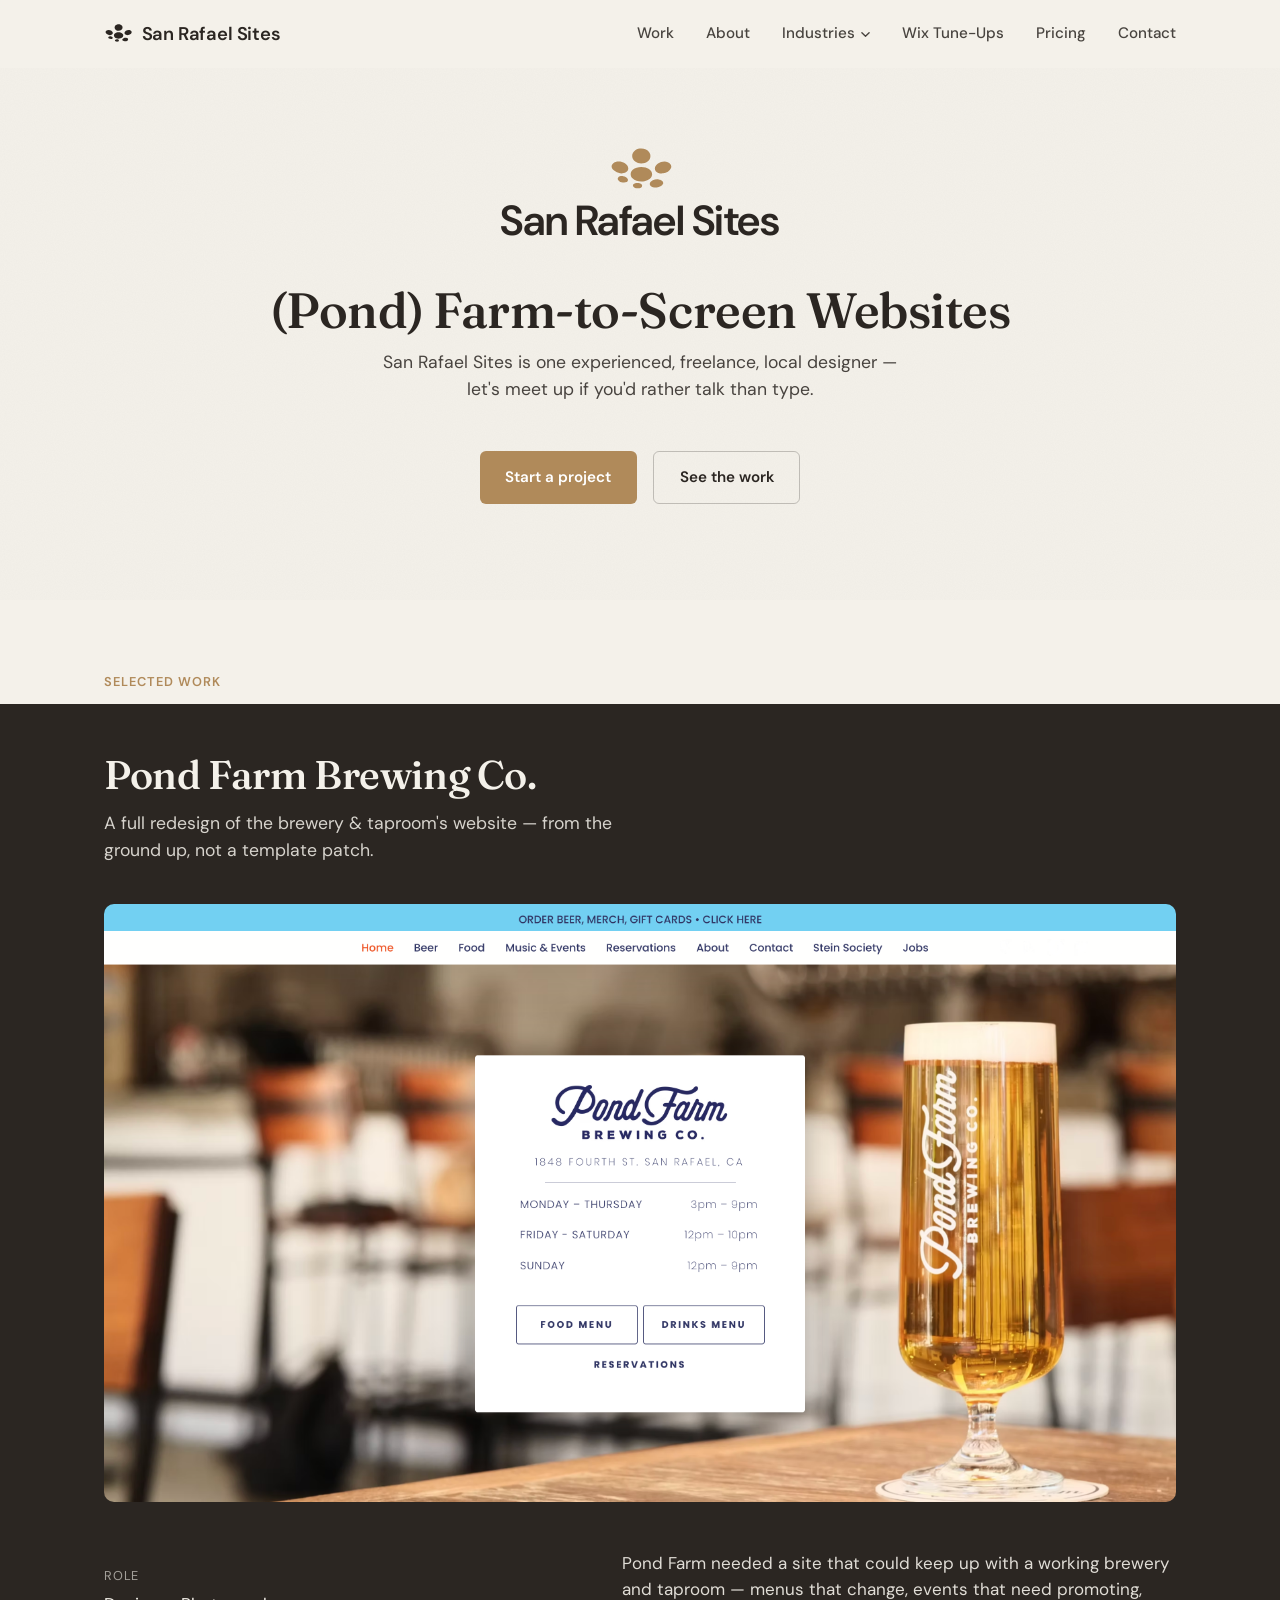
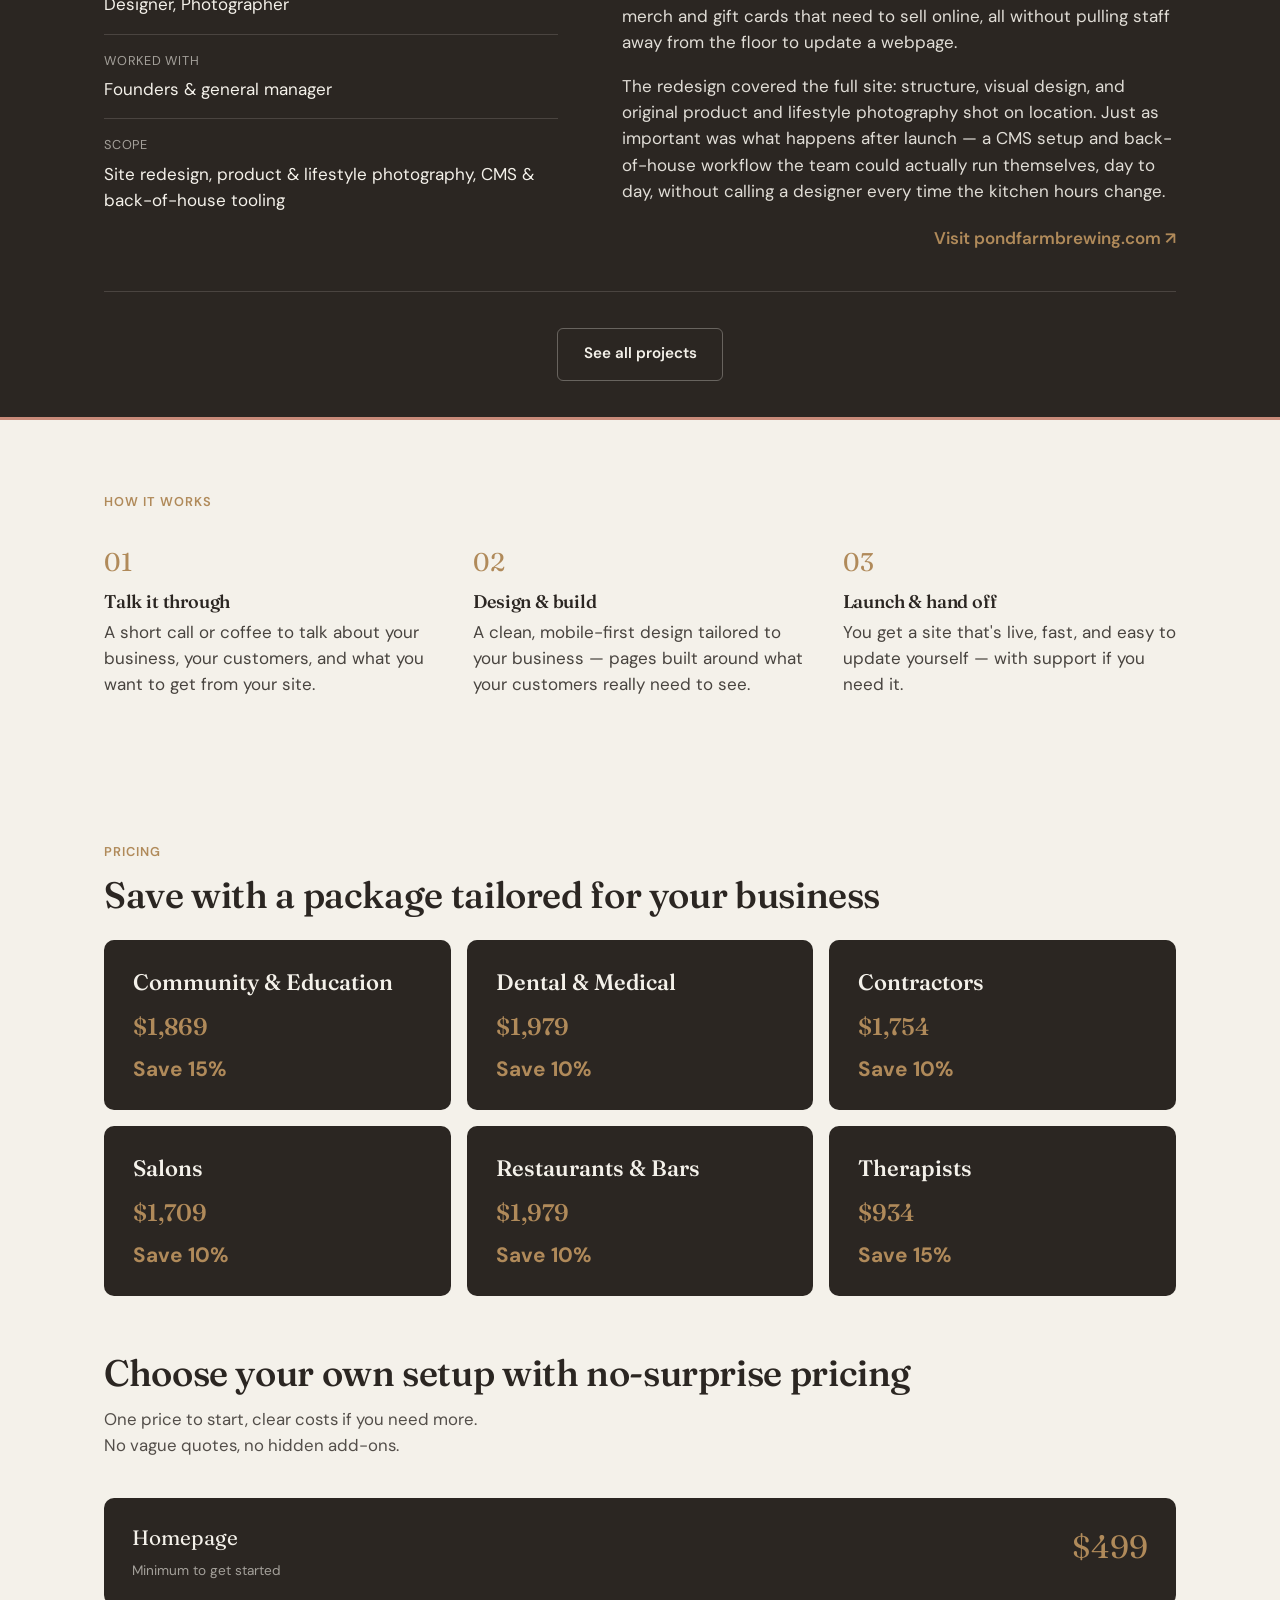
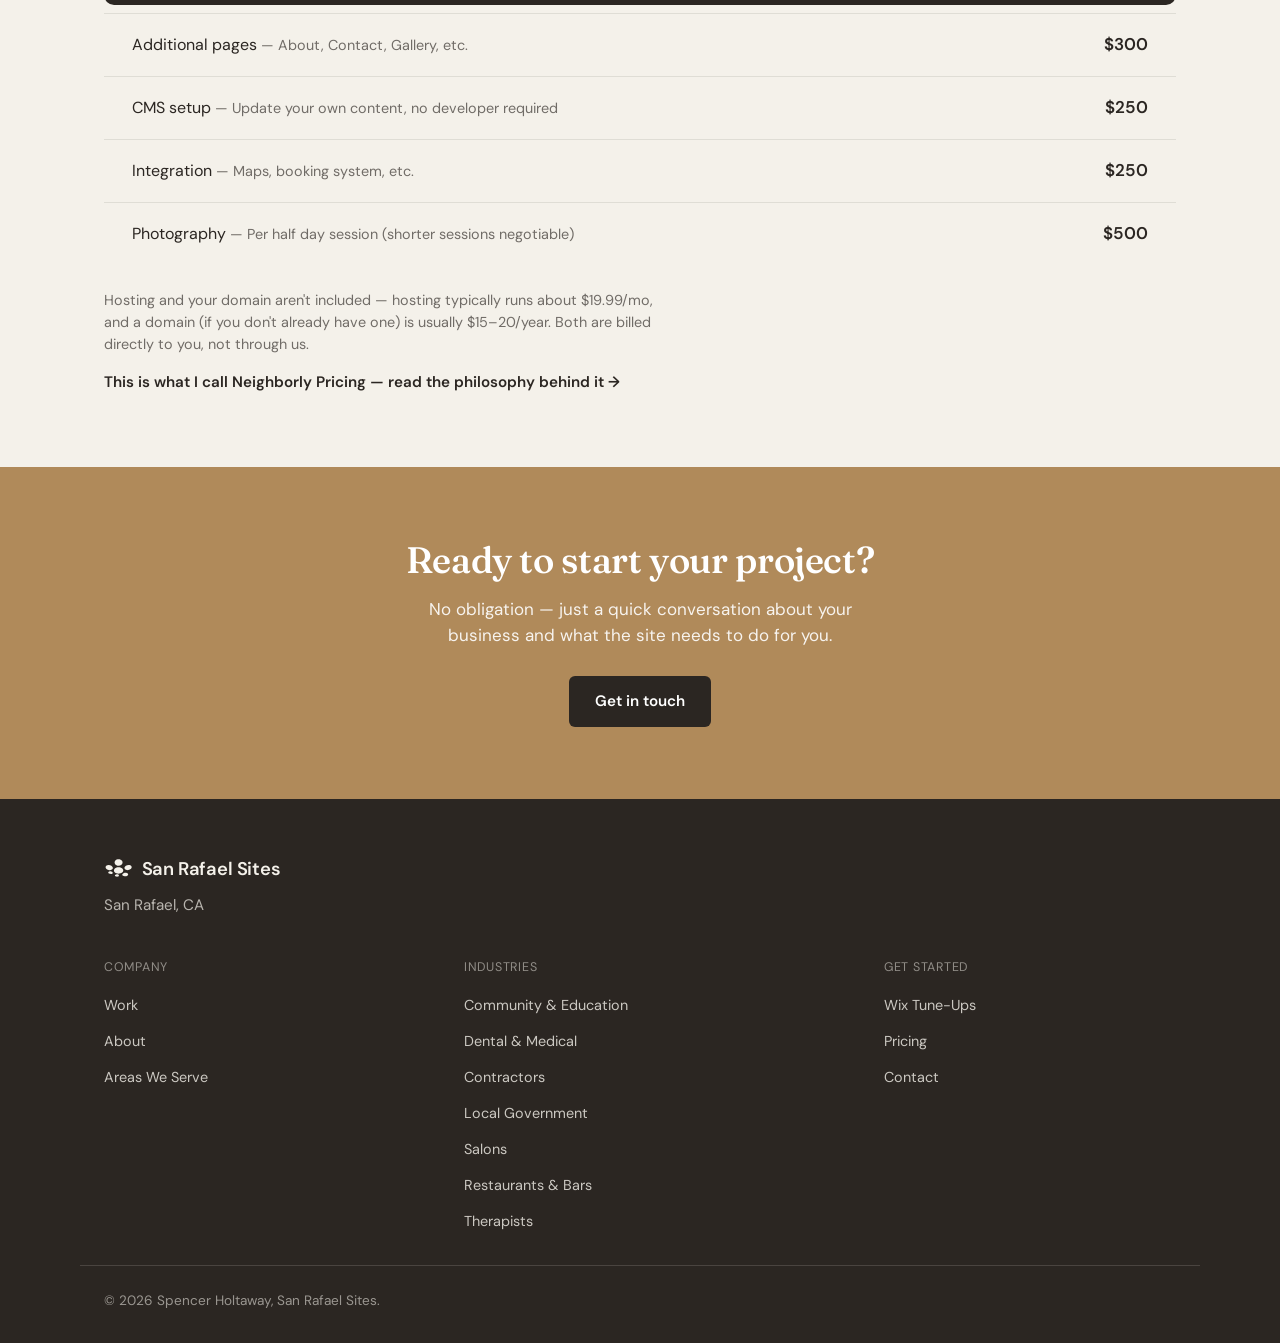
<file: index.html>
<!DOCTYPE html>
<html lang="en">
<head>
  <!-- Google tag (gtag.js) — disabled on localhost/local dev so testing doesn't pollute GA4/Ads data -->
  <script>
    window.dataLayer = window.dataLayer || [];
    function gtag(){dataLayer.push(arguments);}
    gtag("js", new Date());
    (function () {
      var host = location.hostname;
      var isLocal = host === "localhost" || host === "127.0.0.1" || host === "::1" || location.protocol === "file:";
      if (isLocal) {
        // Belt-and-suspenders: block via the official opt-out flag, but
        // more importantly, never call gtag("config", ...) at all — the
        // config call itself is what fires Ads remarketing/conversion
        // pixels (rmkt/collect, ccm/collect), which ga-disable-<ID> does
        // NOT prevent.
        window["ga-disable-G-Z8TMT9YLQB"] = true;
        window["ga-disable-AW-18371892051"] = true;
        return;
      }
      gtag("config", "G-Z8TMT9YLQB");
      gtag("config", "AW-18371892051");
    })();
  </script>
  <script async src="https://www.googletagmanager.com/gtag/js?id=G-Z8TMT9YLQB"></script>

  <meta charset="UTF-8">
  <meta name="viewport" content="width=device-width, initial-scale=1.0">
  <title>San Rafael Web Design Studio | San Rafael Sites</title>
  <meta name="description" content="San Rafael Sites builds clean, credible websites for small businesses in San Rafael and across the Bay Area — designed and built by one local, freelance web designer, done right.">
  <link rel="canonical" href="https://www.sanrafaelsites.com/">
  <link rel="icon" type="image/svg+xml" href="/assets/img/favicon.svg">

  <meta property="og:type" content="website">
  <meta property="og:site_name" content="San Rafael Sites">
  <meta property="og:title" content="San Rafael Sites — Websites for local businesses in San Rafael &amp; the Bay Area">
  <meta property="og:description" content="San Rafael Sites builds clean, credible websites for small businesses in San Rafael and across the Bay Area — designed and built by one local, freelance web designer, done right.">
  <meta property="og:url" content="https://www.sanrafaelsites.com/">
  <meta property="og:image" content="https://www.sanrafaelsites.com/assets/img/social/og-image.png">
  <meta name="twitter:card" content="summary_large_image">
  <meta name="twitter:title" content="San Rafael Sites — Websites for local businesses in San Rafael &amp; the Bay Area">
  <meta name="twitter:description" content="San Rafael Sites builds clean, credible websites for small businesses in San Rafael and across the Bay Area — designed and built by one local, freelance web designer, done right.">
  <meta name="twitter:image" content="https://www.sanrafaelsites.com/assets/img/social/og-image.png">

  <link rel="preconnect" href="https://fonts.googleapis.com">
  <link rel="preconnect" href="https://fonts.gstatic.com" crossorigin>
  <link href="https://fonts.googleapis.com/css2?family=DM+Sans:ital,opsz,wght@0,9..40,400;0,9..40,500;0,9..40,600;0,9..40,700;1,9..40,400&family=Fraunces:ital,opsz,wght,SOFT,WONK@0,9..144,400..600,0,0..1;0,9..144,400..600,100,0..1&display=swap" rel="stylesheet">

  <link rel="stylesheet" href="/styles.css">

  <script type="application/ld+json">
  {
    "@context": "https://schema.org",
    "@type": "ProfessionalService",
    "name": "San Rafael Sites",
    "description": "San Rafael Sites is a freelance web designer building clean, credible websites for small businesses in San Rafael and across the Bay Area.",
    "url": "https://www.sanrafaelsites.com/",
    "image": "https://www.sanrafaelsites.com/assets/img/social/og-image.png",
    "email": "sanrafaelsites@holtawaydesign.com",
    "priceRange": "$$",
    "areaServed": [
      { "@type": "City", "name": "San Rafael" },
      { "@type": "City", "name": "San Anselmo" },
      { "@type": "City", "name": "Fairfax" },
      { "@type": "City", "name": "Novato" },
      { "@type": "AdministrativeArea", "name": "Marin County" },
      { "@type": "AdministrativeArea", "name": "Sonoma County" },
      { "@type": "AdministrativeArea", "name": "Bay Area" }
    ],
    "address": {
      "@type": "PostalAddress",
      "addressLocality": "San Rafael",
      "addressRegion": "CA",
      "addressCountry": "US"
    }
  }
  </script>
</head>
<body id="top">

  <a href="#main" class="skip-link">Skip to main content</a>

  <svg style="display:none" aria-hidden="true">
    <symbol id="srs-mark" viewBox="212.42 -0.8 112.48 72.29">
      <path d="M274.15,57.89c-6.45.72-14.02-.71-18.76-5.46-4.43-4.44-4.08-10.72.52-14.89,5.87-5.31,15.29-6.22,22.63-4.05,5.73,1.69,12.43,6.38,11.31,13.21-1.18,7.09-9.39,10.5-15.71,11.2ZM301.5,54.51c-3.47-.47-7.2.03-10.38,1.51-3.76,1.75-7.57,6.1-3.68,9.8,2.76,2.61,7.33,3.02,10.94,2.62,4-.44,9.39-2.24,10.83-6.41,1.56-4.61-4.12-7.02-7.72-7.51ZM317.53,24.1c-5.54-2.1-12.37-.84-17.2,2.43-4.25,2.88-7.74,8.57-4,13.32,3.03,3.86,8.76,4.59,13.3,3.94,5.39-.77,11.57-3.86,13.56-9.28,1.71-4.67-1.33-8.77-5.66-10.41ZM282.57,22.49c4.4-3.77,5.88-9.95,2.85-15.06-3.49-5.87-11.04-8.23-17.52-7.19-6.7,1.07-13.42,6.31-12.97,13.67.82,13.04,19.2,15.82,27.64,8.58ZM221.32,26.53c-8.9,8.97,7.42,17.54,14.89,17.47,5.34-.05,12.51-2.95,11.77-9.49-1.27-10.76-19.53-15.17-26.66-7.98ZM239.02,48.65c-2.89-.38-7.25-.04-8.96,2.78-1.56,2.57.46,5.13,2.63,6.5,3.34,2.1,15.98,3.64,14.72-3.51-.68-3.61-5.2-5.35-8.39-5.77ZM265.76,60.71c-2.78-.35-6.73.02-8.69,2.33-1.69,2-.7,4.17,1.28,5.5,3.24,2.17,13.98,2.95,14.14-2.97-.04-3.18-4.18-4.54-6.72-4.86Z"/>
    </symbol>
  </svg>

  <header class="nav">
    <div class="wrap nav__inner">
      <a class="logo logo--row" href="#top" aria-label="San Rafael Sites — home">
        <svg class="mark-icon" aria-hidden="true"><use href="#srs-mark"></use></svg>
        <span class="wordmark">San Rafael Sites</span>
      </a>

      <button class="nav__toggle" id="navToggle" aria-expanded="false" aria-controls="navMenu" aria-label="Toggle menu">
        <span></span><span></span><span></span>
      </button>

      <nav class="nav__links" id="navMenu">
        <a href="/work/">Work</a>
        <a href="/about/">About</a>
        <div class="nav__dropdown" id="navDropdown">
          <button class="nav__dropdown-toggle" id="dropdownToggle" type="button" aria-expanded="false" aria-controls="dropdownMenu">
            Industries
            <svg class="nav__dropdown-caret" viewBox="0 0 10 6" fill="none" aria-hidden="true"><path d="M1 1l4 4 4-4" stroke="currentColor" stroke-width="1.5" stroke-linecap="round" stroke-linejoin="round"/></svg>
          </button>
          <ul class="nav__dropdown-menu" id="dropdownMenu">
            <li><a href="/community-education/">Community &amp; Education</a></li>
            <li><a href="/dental-medical/">Dental &amp; Medical</a></li>
            <li><a href="/contractors/">Contractors</a></li>
            <li><a href="/local-government-contracts/">Local Government Contracts</a></li>
            <li><a href="/salons/">Salons</a></li>
            <li><a href="/restaurants/">Restaurants &amp; Bars</a></li>
            <li><a href="/therapists/">Therapists</a></li>
          </ul>
        </div>
        <a href="/wix-tune-ups/">Wix Tune-Ups</a>
        <a href="#pricing">Pricing</a>
        <a href="#contact">Contact</a>
      </nav>
    </div>
  </header>

  <main id="main" tabindex="-1">

    <section class="hero">
      <div class="wrap hero__inner">
        <a class="logo logo--stack" href="#top" aria-label="San Rafael Sites">
          <svg class="mark-icon mark-icon--lg" aria-hidden="true"><use href="#srs-mark"></use></svg>
          <span class="wordmark wordmark--lg">San Rafael Sites</span>
        </a>

        <h1 class="hero__headline" id="heroHeadline">Local Sites for Local Businesses</h1>
        <script>
          (function () {
            var headlines = [
              "Local Sites for Local Businesses",
              "Locally Sourced, Organic SEO",
              "(Pond) Farm-to-Screen Websites",
              "Sustainably Sourced Sites",
            ];
            var el = document.getElementById("heroHeadline");
            el.textContent = headlines[Math.floor(Math.random() * headlines.length)];
          })();
        </script>
        <p class="hero__sub">San Rafael Sites is one experienced, freelance, local designer — let's meet up if you'd rather talk than type.</p>

        <div class="hero__actions">
          <a class="btn btn--primary" href="#pricing">Start a project</a>
          <a class="btn btn--ghost" href="#work">See the work</a>
        </div>
      </div>
    </section>

    <section class="work" id="work">
      <div class="wrap work__intro">
        <p class="eyebrow">Selected work</p>
      </div>

      <!-- Case study: Pond Farm Brewing Co. -->
      <article class="case-study">
        <div class="wrap">
          <h2 class="case-study__title">Pond Farm Brewing Co.</h2>
          <p class="case-study__dek">A full redesign of the brewery &amp; taproom's website — from the ground up, not a template patch.</p>

          <div class="case-study__media">
            <img src="/assets/img/case-studies/pond-farm/cover.png" alt="Pond Farm Brewing website, homepage" loading="lazy">
          </div>

          <div class="case-study__grid">
            <div class="case-study__meta">
              <dl>
                <div>
                  <dt>Role</dt>
                  <dd>Designer, Photographer</dd>
                </div>
                <div>
                  <dt>Worked with</dt>
                  <dd>Founders &amp; general manager</dd>
                </div>
                <div>
                  <dt>Scope</dt>
                  <dd>Site redesign, product &amp; lifestyle photography, CMS &amp; back-of-house tooling</dd>
                </div>
              </dl>
            </div>

            <div class="case-study__body">
              <p>Pond Farm needed a site that could keep up with a working brewery and taproom — menus that change, events that need promoting, merch and gift cards that need to sell online, all without pulling staff away from the floor to update a webpage.</p>
              <p>The redesign covered the full site: structure, visual design, and original product and lifestyle photography shot on location. Just as important was what happens after launch — a CMS setup and back-of-house workflow the team could actually run themselves, day to day, without calling a designer every time the kitchen hours change.</p>
              <a class="case-study__link" href="https://www.pondfarmbrewing.com" target="_blank" rel="noopener">Visit pondfarmbrewing.com <span aria-hidden="true">&#8599;</span><span class="sr-only"> (opens in a new tab)</span></a>
            </div>
          </div>

          <div class="case-study__more">
            <a class="btn btn--ghost" href="/work/">See all projects</a>
          </div>
        </div>
      </article>
    </section>

    <section class="process">
      <div class="wrap">
        <p class="eyebrow">How it works</p>
        <ol class="process__list">
          <li>
            <span class="process__num">01</span>
            <h3>Talk it through</h3>
            <p>A short call or coffee to talk about your business, your customers, and what you want to get from your site.</p>
          </li>
          <li>
            <span class="process__num">02</span>
            <h3>Design &amp; build</h3>
            <p>A clean, mobile-first design tailored to your business — pages built around what your customers really need to see.</p>
          </li>
          <li>
            <span class="process__num">03</span>
            <h3>Launch &amp; hand off</h3>
            <p>You get a site that's live, fast, and easy to update yourself — with support if you need it.</p>
          </li>
        </ol>
      </div>
    </section>

    <section class="pricing" id="pricing">
      <div class="wrap">
        <p class="eyebrow">Pricing</p>

        <div class="pricing__industries">
          <h3 class="pricing__industries-title">Save with a package tailored for your business</h3>
          <div class="pricing__industries-grid">

            <a class="pricing__industry-card" href="/community-education/#pricing" data-pkg-scope>
              <ul hidden data-pkg data-pkg-compute-only data-pkg-id="community-education" data-pkg-name="Community &amp; Education Package" data-pages-list="Home, About / Mission, Programs & Events, Get Involved, Contact" data-cms="1" data-integrations="1"></ul>
              <span class="pricing__industry-name">Community &amp; Education</span>
              <span class="pricing__industry-price" data-pkg-price>$2,294</span>
              <span class="pricing__industry-discount">Save <span data-pkg-discount-percent>15%</span></span>
              <span class="pricing__industry-arrow" aria-hidden="true">&rarr;</span>
            </a>

            <a class="pricing__industry-card" href="/dental-medical/#pricing" data-pkg-scope>
              <ul hidden data-pkg data-pkg-compute-only data-pkg-id="dental-medical" data-pkg-name="Dental &amp; Medical Package" data-pages-list="Home, Services, Meet the Doctor, New Patients, Contact" data-cms="1" data-integrations="1"></ul>
              <span class="pricing__industry-name">Dental &amp; Medical</span>
              <span class="pricing__industry-price" data-pkg-price>$2,429</span>
              <span class="pricing__industry-discount">Save <span data-pkg-discount-percent>10%</span></span>
              <span class="pricing__industry-arrow" aria-hidden="true">&rarr;</span>
            </a>

            <a class="pricing__industry-card" href="/contractors/#pricing" data-pkg-scope>
              <ul hidden data-pkg data-pkg-compute-only data-pkg-id="contractors" data-pkg-name="Contractor Package" data-pages-list="Home, Services, Gallery, About, Contact" data-cms="1" data-integrations="0"></ul>
              <span class="pricing__industry-name">Contractors</span>
              <span class="pricing__industry-price" data-pkg-price>$2,204</span>
              <span class="pricing__industry-discount">Save <span data-pkg-discount-percent>10%</span></span>
              <span class="pricing__industry-arrow" aria-hidden="true">&rarr;</span>
            </a>

            <a class="pricing__industry-card" href="/salons/#pricing" data-pkg-scope>
              <ul hidden data-pkg data-pkg-compute-only data-pkg-id="salons" data-pkg-name="Salon Package" data-pages-list="Home, Services & Pricing, Gallery, Contact" data-cms="1" data-integrations="1"></ul>
              <span class="pricing__industry-name">Salons</span>
              <span class="pricing__industry-price" data-pkg-price>$2,159</span>
              <span class="pricing__industry-discount">Save <span data-pkg-discount-percent>10%</span></span>
              <span class="pricing__industry-arrow" aria-hidden="true">&rarr;</span>
            </a>

            <a class="pricing__industry-card" href="/restaurants/#pricing" data-pkg-scope>
              <ul hidden data-pkg data-pkg-compute-only data-pkg-id="restaurants" data-pkg-name="Restaurant &amp; Bar Package" data-pages-list="Home, Menu, Events, Reservations, Contact" data-cms="1" data-integrations="1"></ul>
              <span class="pricing__industry-name">Restaurants &amp; Bars</span>
              <span class="pricing__industry-price" data-pkg-price>$2,429</span>
              <span class="pricing__industry-discount">Save <span data-pkg-discount-percent>10%</span></span>
              <span class="pricing__industry-arrow" aria-hidden="true">&rarr;</span>
            </a>

            <a class="pricing__industry-card" href="/therapists/#pricing" data-pkg-scope>
              <ul hidden data-pkg data-pkg-compute-only data-pkg-id="therapists" data-pkg-name="Therapist Package" data-pages-list="Home, About, Services & Specialties" data-cms="0" data-integrations="0"></ul>
              <span class="pricing__industry-name">Therapists</span>
              <span class="pricing__industry-price" data-pkg-price>$1,359</span>
              <span class="pricing__industry-discount">Save <span data-pkg-discount-percent>15%</span></span>
              <span class="pricing__industry-arrow" aria-hidden="true">&rarr;</span>
            </a>

          </div>
        </div>

        <h2 class="pricing__title">Choose your own setup with no-surprise pricing</h2>
        <p class="pricing__dek">One price to start, clear costs if you need more.<br>No vague quotes, no hidden add-ons.</p>

        <div class="pricing__breakdown-sequence">
          <div class="pricing__base">
            <div class="pricing__base-label">
              <span class="pricing__base-name">Homepage</span>
              <span class="pricing__base-note">Minimum to get started</span>
            </div>
            <span class="pricing__base-price" data-rate="homepage">$999</span>
          </div>

          <ul class="pricing__addons">
            <li>
              <span class="pricing__addon-name">Additional pages <small>— About, Contact, Gallery, etc.</small></span>
              <span class="pricing__addon-price" data-rate="page">$300</span>
            </li>
            <li>
              <span class="pricing__addon-name">CMS setup <small>— Update your own content, no developer required</small></span>
              <span class="pricing__addon-price" data-rate="cms">$250</span>
            </li>
            <li>
              <span class="pricing__addon-name">Integration <small>— Maps, booking system, etc.</small></span>
              <span class="pricing__addon-price" data-rate="integration">$250</span>
            </li>
            <li>
              <span class="pricing__addon-name">Photography <small>— Per half day session (shorter sessions negotiable)</small></span>
              <span class="pricing__addon-price" data-rate="photography">$500</span>
            </li>
          </ul>
        </div>

        <p class="pricing__hosting-note">Hosting and your domain aren't included — hosting typically runs about $19.99/mo, and a domain (if you don't already have one) is usually $15–20/year. Both are billed directly to you, not through us.</p>

        <p class="pricing__philosophy-link"><a href="/pricing/">This is what I call Neighborly Pricing — read the philosophy behind it <span aria-hidden="true">&rarr;</span></a></p>
      </div>
    </section>

    <section class="industry-cta" id="contact">
      <div class="wrap industry-cta__inner">
        <h2>Ready to start your project?</h2>
        <p>No obligation — just a quick conversation about your business and what the site needs to do for you.</p>
        <a class="btn btn--primary" href="mailto:sanrafaelsites@holtawaydesign.com?subject=Interested%20in%20starting%20a%20project">Get in touch</a>
      </div>
    </section>

  </main>

  <footer class="footer">
    <div class="wrap footer__inner">
      <div class="footer__col">
        <a class="logo logo--row" href="#top" aria-label="San Rafael Sites">
          <svg class="mark-icon" aria-hidden="true"><use href="#srs-mark"></use></svg>
          <span class="wordmark">San Rafael Sites</span>
        </a>
        <p class="footer__location">San Rafael, CA</p>
      </div>

      <nav class="footer__links" aria-label="Footer">
        <div class="footer__links-col">
          <p class="footer__links-title">Company</p>
          <ul>
            <li><a href="/work/">Work</a></li>
            <li><a href="/about/">About</a></li>
            <li><a href="/areas-we-serve/">Areas We Serve</a></li>
          </ul>
        </div>

        <div class="footer__links-col">
          <p class="footer__links-title">Industries</p>
          <ul>
            <li><a href="/community-education/">Community &amp; Education</a></li>
            <li><a href="/dental-medical/">Dental &amp; Medical</a></li>
            <li><a href="/contractors/">Contractors</a></li>
            <li><a href="/local-government-contracts/">Local Government</a></li>
            <li><a href="/salons/">Salons</a></li>
            <li><a href="/restaurants/">Restaurants &amp; Bars</a></li>
            <li><a href="/therapists/">Therapists</a></li>
          </ul>
        </div>

        <div class="footer__links-col">
          <p class="footer__links-title">Get Started</p>
          <ul>
            <li><a href="/wix-tune-ups/">Wix Tune-Ups</a></li>
            <li><a href="#pricing">Pricing</a></li>
            <li><a href="#contact">Contact</a></li>
          </ul>
        </div>
      </nav>
    </div>
    <div class="wrap">
      <p class="footer__copy">&copy; <span id="year"></span> Spencer Holtaway, San Rafael Sites.</p>
    </div>
  </footer>

  <script src="/assets/js/pricing.js"></script>
  <script src="/script.js"></script>
  <script src="/assets/js/analytics.js"></script>
</body>
</html>
</file>
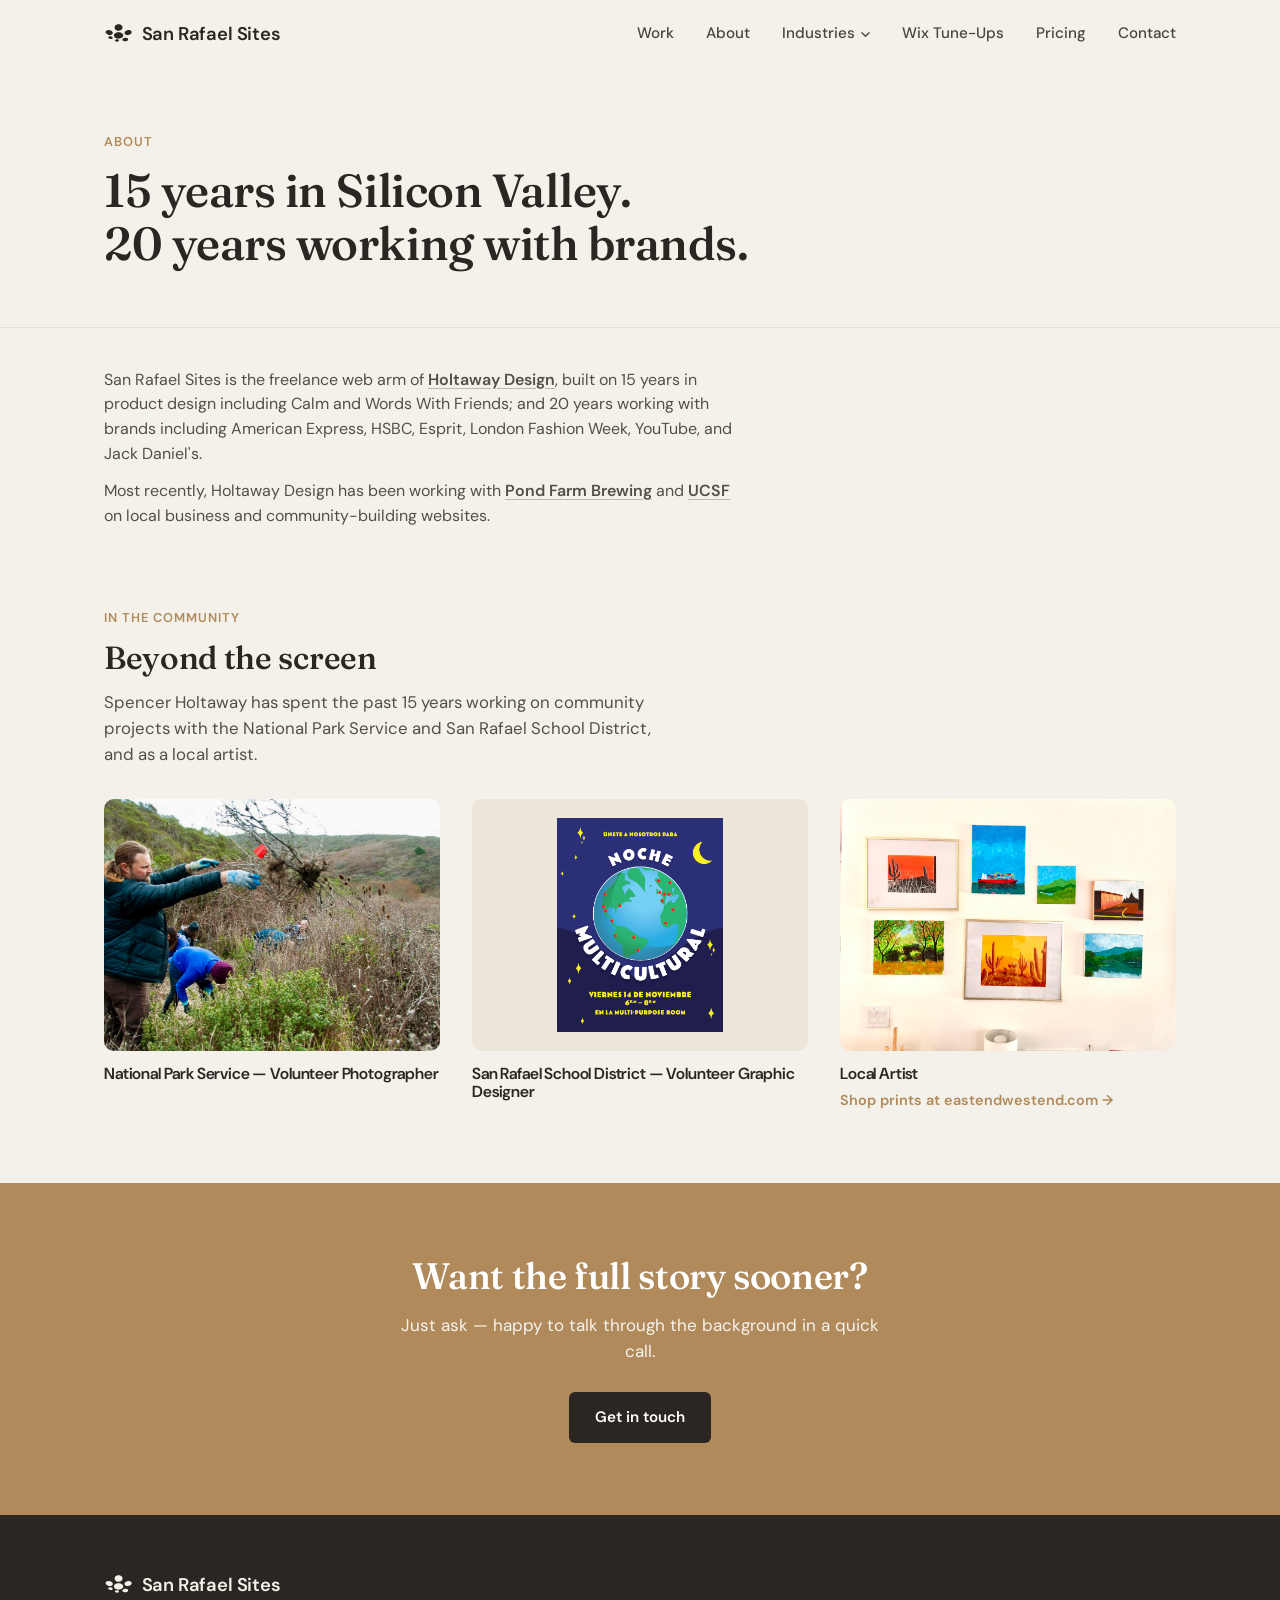
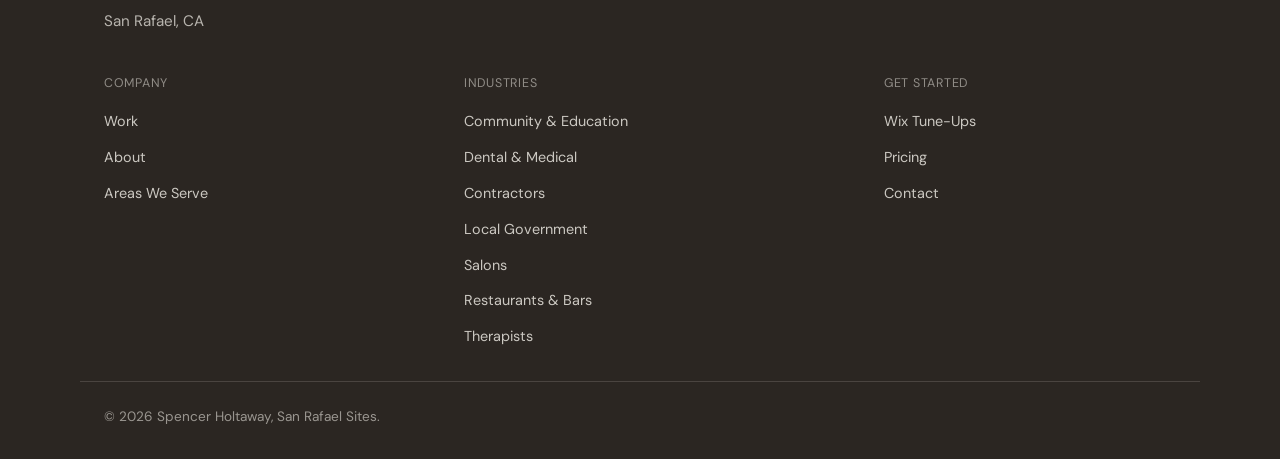
<file: about/index.html>
<!DOCTYPE html>
<html lang="en">
<head>
  <!-- Google tag (gtag.js) — disabled on localhost/local dev so testing doesn't pollute GA4/Ads data -->
  <script>
    window.dataLayer = window.dataLayer || [];
    function gtag(){dataLayer.push(arguments);}
    gtag("js", new Date());
    (function () {
      var host = location.hostname;
      var isLocal = host === "localhost" || host === "127.0.0.1" || host === "::1" || location.protocol === "file:";
      if (isLocal) {
        // Belt-and-suspenders: block via the official opt-out flag, but
        // more importantly, never call gtag("config", ...) at all — the
        // config call itself is what fires Ads remarketing/conversion
        // pixels (rmkt/collect, ccm/collect), which ga-disable-<ID> does
        // NOT prevent.
        window["ga-disable-G-Z8TMT9YLQB"] = true;
        window["ga-disable-AW-18371892051"] = true;
        return;
      }
      gtag("config", "G-Z8TMT9YLQB");
      gtag("config", "AW-18371892051");
    })();
  </script>
  <script async src="https://www.googletagmanager.com/gtag/js?id=G-Z8TMT9YLQB"></script>

  <meta charset="UTF-8">
  <meta name="viewport" content="width=device-width, initial-scale=1.0">
  <title>About | San Rafael Sites</title>
  <meta name="description" content="San Rafael Sites is a freelance web design studio in San Rafael, CA — 15 years in Silicon Valley, 20 years working with brands.">
  <link rel="canonical" href="https://www.sanrafaelsites.com/about/">
  <link rel="icon" type="image/svg+xml" href="/assets/img/favicon.svg">

  <meta property="og:type" content="website">
  <meta property="og:site_name" content="San Rafael Sites">
  <meta property="og:title" content="About | San Rafael Sites">
  <meta property="og:description" content="San Rafael Sites is a freelance web design studio in San Rafael, CA — 15 years in Silicon Valley, 20 years working with brands.">
  <meta property="og:url" content="https://www.sanrafaelsites.com/about/">
  <meta property="og:image" content="https://www.sanrafaelsites.com/assets/img/social/og-image.png">
  <meta name="twitter:card" content="summary_large_image">
  <meta name="twitter:title" content="About | San Rafael Sites">
  <meta name="twitter:description" content="San Rafael Sites is a freelance web design studio in San Rafael, CA — 15 years in Silicon Valley, 20 years working with brands.">
  <meta name="twitter:image" content="https://www.sanrafaelsites.com/assets/img/social/og-image.png">

  <link rel="preconnect" href="https://fonts.googleapis.com">
  <link rel="preconnect" href="https://fonts.gstatic.com" crossorigin>
  <link href="https://fonts.googleapis.com/css2?family=DM+Sans:ital,opsz,wght@0,9..40,400;0,9..40,500;0,9..40,600;0,9..40,700;1,9..40,400&family=Fraunces:ital,opsz,wght,SOFT,WONK@0,9..144,400..600,0,0..1;0,9..144,400..600,100,0..1&display=swap" rel="stylesheet">

  <link rel="stylesheet" href="/styles.css">

  <script type="application/ld+json">
  {
    "@context": "https://schema.org",
    "@type": "ProfessionalService",
    "name": "San Rafael Sites",
    "description": "San Rafael Sites is a freelance web design studio in San Rafael, CA — 15 years in Silicon Valley, 20 years working with brands.",
    "url": "https://www.sanrafaelsites.com/about/",
    "image": "https://www.sanrafaelsites.com/assets/img/social/og-image.png",
    "email": "sanrafaelsites@holtawaydesign.com",
    "priceRange": "$$",
    "areaServed": [
      { "@type": "City", "name": "San Rafael" },
      { "@type": "City", "name": "San Anselmo" },
      { "@type": "City", "name": "Fairfax" },
      { "@type": "City", "name": "Novato" },
      { "@type": "AdministrativeArea", "name": "Marin County" },
      { "@type": "AdministrativeArea", "name": "Sonoma County" },
      { "@type": "AdministrativeArea", "name": "Bay Area" }
    ],
    "address": {
      "@type": "PostalAddress",
      "addressLocality": "San Rafael",
      "addressRegion": "CA",
      "addressCountry": "US"
    }
  }
  </script>
</head>
<body id="top">

  <a href="#main" class="skip-link">Skip to main content</a>

  <svg style="display:none" aria-hidden="true">
    <symbol id="srs-mark" viewBox="212.42 -0.8 112.48 72.29">
      <path d="M274.15,57.89c-6.45.72-14.02-.71-18.76-5.46-4.43-4.44-4.08-10.72.52-14.89,5.87-5.31,15.29-6.22,22.63-4.05,5.73,1.69,12.43,6.38,11.31,13.21-1.18,7.09-9.39,10.5-15.71,11.2ZM301.5,54.51c-3.47-.47-7.2.03-10.38,1.51-3.76,1.75-7.57,6.1-3.68,9.8,2.76,2.61,7.33,3.02,10.94,2.62,4-.44,9.39-2.24,10.83-6.41,1.56-4.61-4.12-7.02-7.72-7.51ZM317.53,24.1c-5.54-2.1-12.37-.84-17.2,2.43-4.25,2.88-7.74,8.57-4,13.32,3.03,3.86,8.76,4.59,13.3,3.94,5.39-.77,11.57-3.86,13.56-9.28,1.71-4.67-1.33-8.77-5.66-10.41ZM282.57,22.49c4.4-3.77,5.88-9.95,2.85-15.06-3.49-5.87-11.04-8.23-17.52-7.19-6.7,1.07-13.42,6.31-12.97,13.67.82,13.04,19.2,15.82,27.64,8.58ZM221.32,26.53c-8.9,8.97,7.42,17.54,14.89,17.47,5.34-.05,12.51-2.95,11.77-9.49-1.27-10.76-19.53-15.17-26.66-7.98ZM239.02,48.65c-2.89-.38-7.25-.04-8.96,2.78-1.56,2.57.46,5.13,2.63,6.5,3.34,2.1,15.98,3.64,14.72-3.51-.68-3.61-5.2-5.35-8.39-5.77ZM265.76,60.71c-2.78-.35-6.73.02-8.69,2.33-1.69,2-.7,4.17,1.28,5.5,3.24,2.17,13.98,2.95,14.14-2.97-.04-3.18-4.18-4.54-6.72-4.86Z"/>
    </symbol>
  </svg>

  <header class="nav">
    <div class="wrap nav__inner">
      <a class="logo logo--row" href="/" aria-label="San Rafael Sites — home">
        <svg class="mark-icon" aria-hidden="true"><use href="#srs-mark"></use></svg>
        <span class="wordmark">San Rafael Sites</span>
      </a>

      <button class="nav__toggle" id="navToggle" aria-expanded="false" aria-controls="navMenu" aria-label="Toggle menu">
        <span></span><span></span><span></span>
      </button>

      <nav class="nav__links" id="navMenu">
        <a href="/work/">Work</a>
        <a href="/about/">About</a>
        <div class="nav__dropdown" id="navDropdown">
          <button class="nav__dropdown-toggle" id="dropdownToggle" type="button" aria-expanded="false" aria-controls="dropdownMenu">
            Industries
            <svg class="nav__dropdown-caret" viewBox="0 0 10 6" fill="none" aria-hidden="true"><path d="M1 1l4 4 4-4" stroke="currentColor" stroke-width="1.5" stroke-linecap="round" stroke-linejoin="round"/></svg>
          </button>
          <ul class="nav__dropdown-menu" id="dropdownMenu">
            <li><a href="/community-education/">Community &amp; Education</a></li>
            <li><a href="/dental-medical/">Dental &amp; Medical</a></li>
            <li><a href="/contractors/">Contractors</a></li>
            <li><a href="/local-government-contracts/">Local Government Contracts</a></li>
            <li><a href="/salons/">Salons</a></li>
            <li><a href="/restaurants/">Restaurants &amp; Bars</a></li>
            <li><a href="/therapists/">Therapists</a></li>
          </ul>
        </div>
        <a href="/wix-tune-ups/">Wix Tune-Ups</a>
        <a href="/#pricing">Pricing</a>
        <a href="/#contact">Contact</a>
      </nav>
    </div>
  </header>

  <main id="main" tabindex="-1">

    <section class="industry-hero">
      <div class="wrap">
        <p class="eyebrow">About</p>
        <h1>15 years in Silicon Valley.<br>20 years working with brands.</h1>
      </div>
    </section>

    <section class="credibility-anchor">
      <div class="wrap">
        <p>San Rafael Sites is the freelance web arm of <a href="https://www.holtawaydesign.com" target="_blank" rel="noopener">Holtaway Design<span class="sr-only"> (opens in a new tab)</span></a>, built on 15 years in product design including Calm and Words With Friends; and 20 years working with brands including American Express, HSBC, Esprit, London Fashion Week, YouTube, and Jack Daniel's.</p>
        <p>Most recently, Holtaway Design has been working with <a href="/work/#pond-farm">Pond Farm Brewing</a> and <a href="/work/#ucsf-liver-expo">UCSF</a> on local business and community-building websites.</p>
      </div>
    </section>

    <section class="about-community">
      <div class="wrap">
        <p class="eyebrow">In the community</p>
        <h2>Beyond the screen</h2>
        <p class="about-community__dek">Spencer Holtaway has spent the past 15 years working on community projects with the National Park Service and San Rafael School District, and as a local artist.</p>
        <div class="about-community__grid">
          <div class="about-community__item">
            <div class="about-community__media">
              <img src="/assets/img/about/nps/MUBE_200120_SHO-96.jpg" alt="Spencer Holtaway volunteer photography for the National Park Service" loading="lazy">
            </div>
            <h3>National Park Service — Volunteer Photographer</h3>
          </div>
          <div class="about-community__item">
            <div class="about-community__media about-community__media--fit">
              <img src="/assets/img/about/srsd/psq_join-us-for-mcnight_ES.png" alt="San Rafael School District volunteer work" loading="lazy">
            </div>
            <h3>San Rafael School District — Volunteer Graphic Designer</h3>
          </div>
          <div class="about-community__item">
            <div class="about-community__media">
              <img src="/assets/img/about/local-artist/IMG_5096.jpeg" alt="A local art print by Spencer Holtaway" loading="lazy">
            </div>
            <h3>Local Artist</h3>
            <p class="about-community__link"><a href="https://www.eastendwestend.com" target="_blank" rel="noopener">Shop prints at eastendwestend.com <span aria-hidden="true">&rarr;</span><span class="sr-only"> (opens in a new tab)</span></a></p>
          </div>
        </div>
      </div>
    </section>

    <section class="industry-cta" id="contact">
      <div class="wrap industry-cta__inner">
        <h2>Want the full story sooner?</h2>
        <p>Just ask — happy to talk through the background in a quick call.</p>
        <a class="btn btn--primary" href="mailto:sanrafaelsites@holtawaydesign.com?subject=Question%20about%20San%20Rafael%20Sites">Get in touch</a>
      </div>
    </section>

  </main>

  <footer class="footer">
    <div class="wrap footer__inner">
      <div class="footer__col">
        <a class="logo logo--row" href="/" aria-label="San Rafael Sites">
          <svg class="mark-icon" aria-hidden="true"><use href="#srs-mark"></use></svg>
          <span class="wordmark">San Rafael Sites</span>
        </a>
        <p class="footer__location">San Rafael, CA</p>
      </div>

      <nav class="footer__links" aria-label="Footer">
        <div class="footer__links-col">
          <p class="footer__links-title">Company</p>
          <ul>
            <li><a href="/work/">Work</a></li>
            <li><a href="/about/">About</a></li>
            <li><a href="/areas-we-serve/">Areas We Serve</a></li>
          </ul>
        </div>

        <div class="footer__links-col">
          <p class="footer__links-title">Industries</p>
          <ul>
            <li><a href="/community-education/">Community &amp; Education</a></li>
            <li><a href="/dental-medical/">Dental &amp; Medical</a></li>
            <li><a href="/contractors/">Contractors</a></li>
            <li><a href="/local-government-contracts/">Local Government</a></li>
            <li><a href="/salons/">Salons</a></li>
            <li><a href="/restaurants/">Restaurants &amp; Bars</a></li>
            <li><a href="/therapists/">Therapists</a></li>
          </ul>
        </div>

        <div class="footer__links-col">
          <p class="footer__links-title">Get Started</p>
          <ul>
            <li><a href="/wix-tune-ups/">Wix Tune-Ups</a></li>
            <li><a href="/#pricing">Pricing</a></li>
            <li><a href="/#contact">Contact</a></li>
          </ul>
        </div>
      </nav>
    </div>
    <div class="wrap">
      <p class="footer__copy">&copy; <span id="year"></span> Spencer Holtaway, San Rafael Sites.</p>
    </div>
  </footer>

  <script src="/script.js"></script>
  <script src="/assets/js/analytics.js"></script>
</body>
</html>
</file>
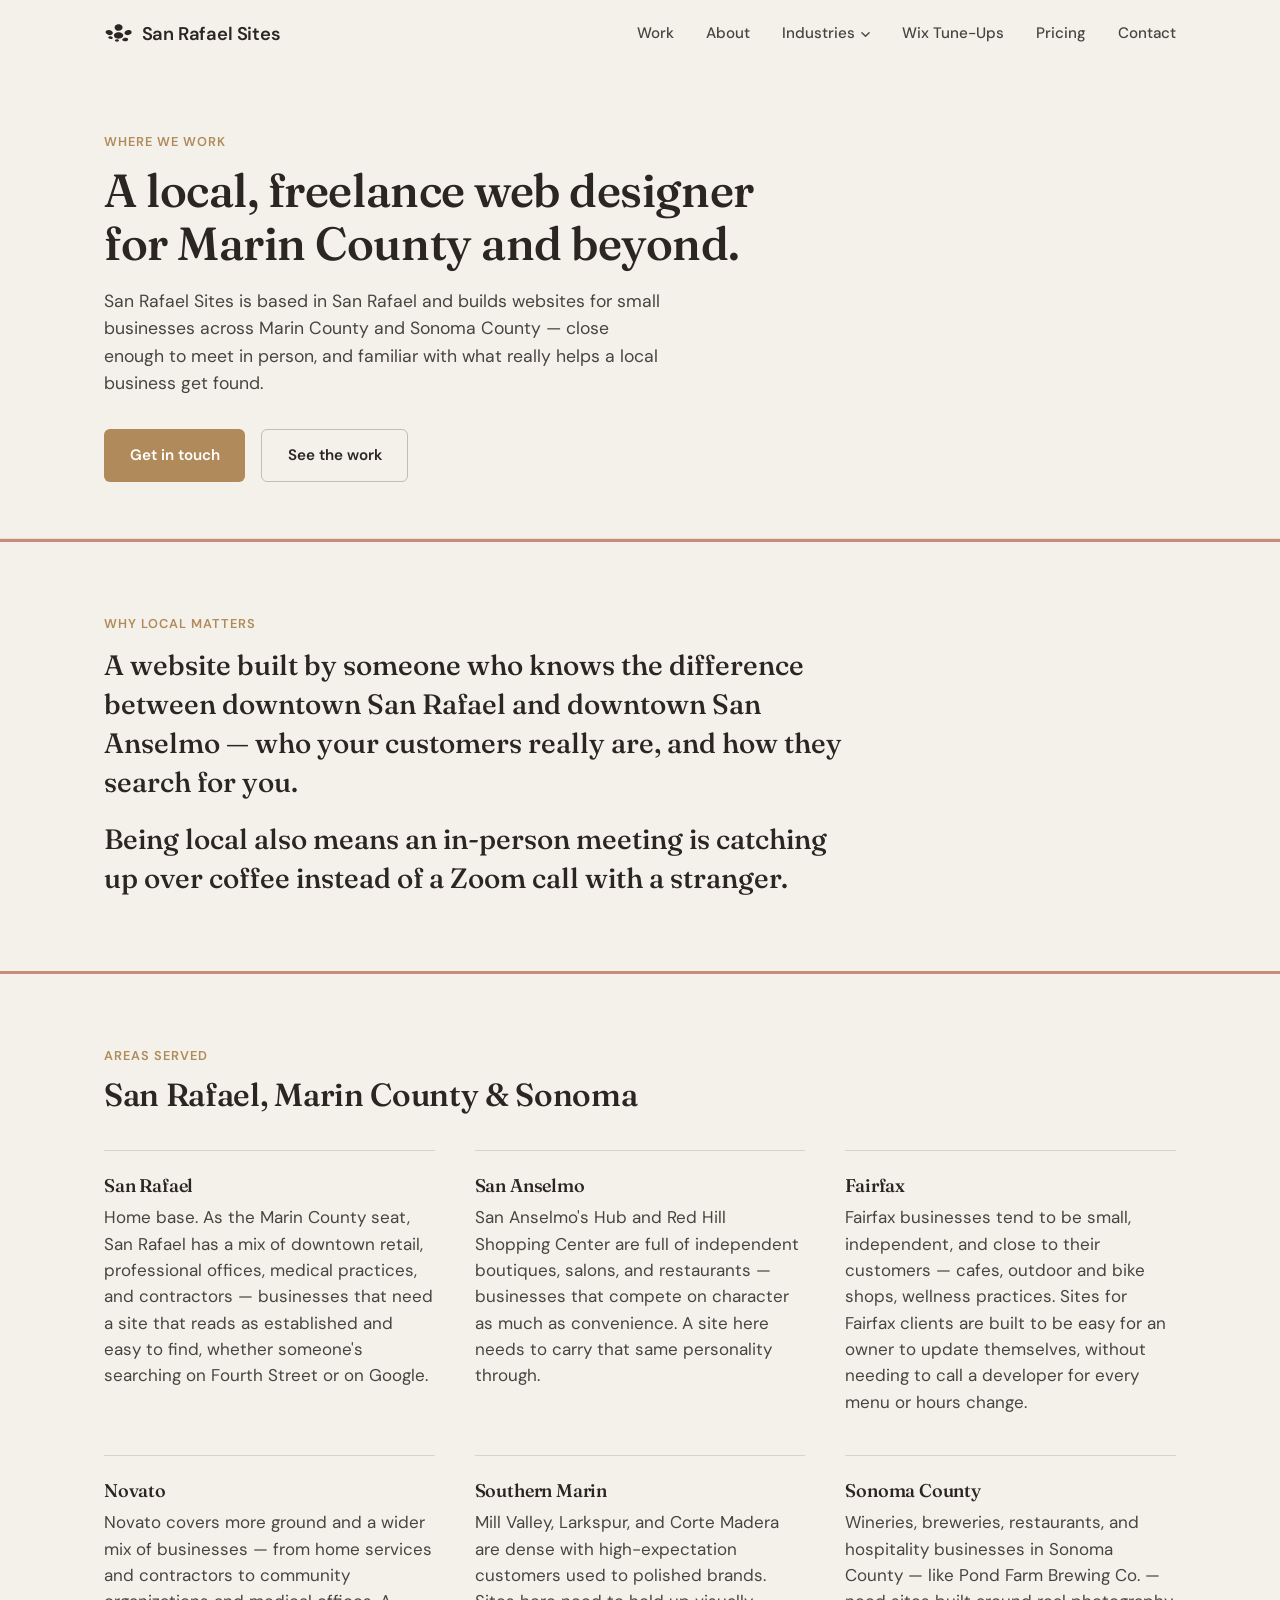
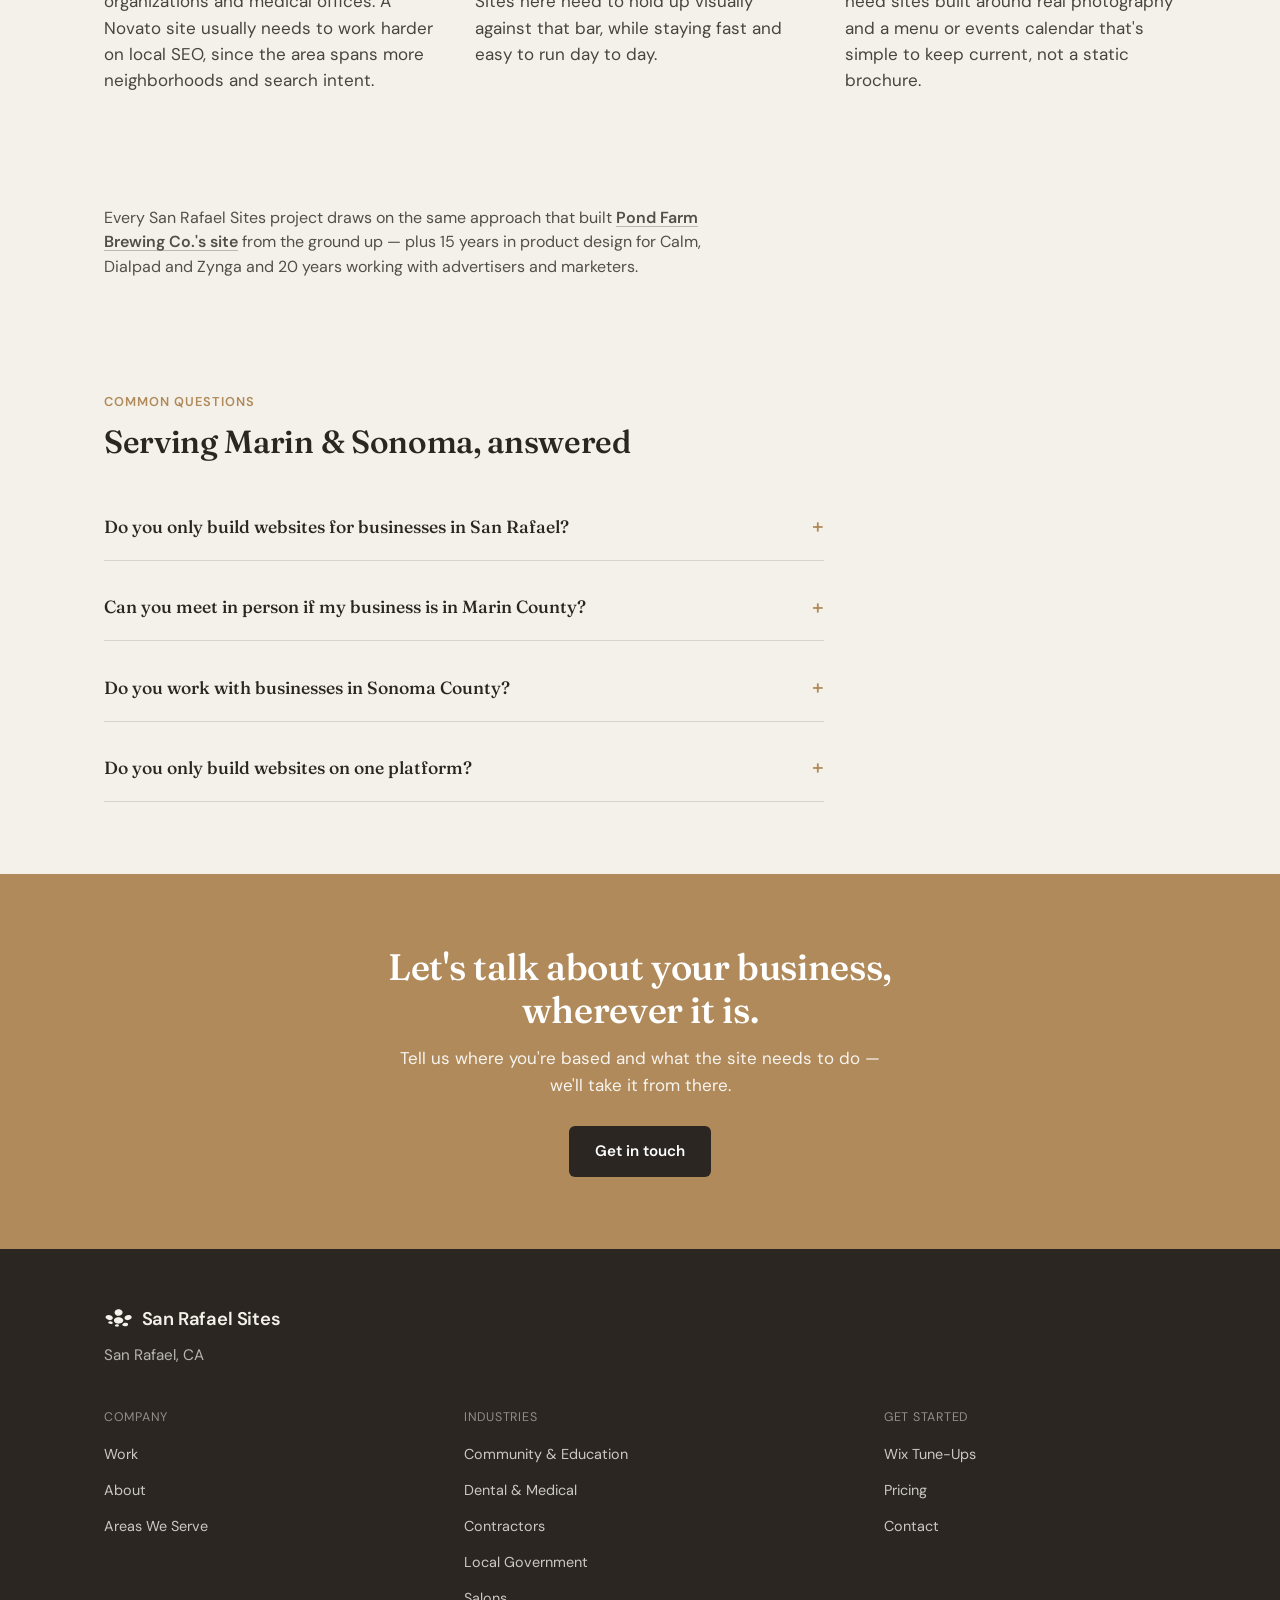
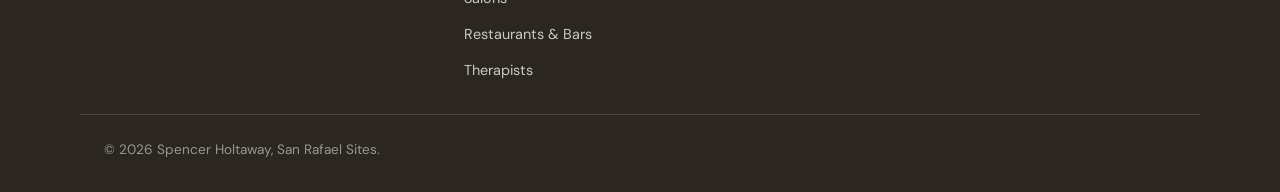
<file: areas-we-serve/index.html>
<!DOCTYPE html>
<html lang="en">
<head>
  <!-- Google tag (gtag.js) — disabled on localhost/local dev so testing doesn't pollute GA4/Ads data -->
  <script>
    window.dataLayer = window.dataLayer || [];
    function gtag(){dataLayer.push(arguments);}
    gtag("js", new Date());
    (function () {
      var host = location.hostname;
      var isLocal = host === "localhost" || host === "127.0.0.1" || host === "::1" || location.protocol === "file:";
      if (isLocal) {
        // Belt-and-suspenders: block via the official opt-out flag, but
        // more importantly, never call gtag("config", ...) at all — the
        // config call itself is what fires Ads remarketing/conversion
        // pixels (rmkt/collect, ccm/collect), which ga-disable-<ID> does
        // NOT prevent.
        window["ga-disable-G-Z8TMT9YLQB"] = true;
        window["ga-disable-AW-18371892051"] = true;
        return;
      }
      gtag("config", "G-Z8TMT9YLQB");
      gtag("config", "AW-18371892051");
    })();
  </script>
  <script async src="https://www.googletagmanager.com/gtag/js?id=G-Z8TMT9YLQB"></script>

  <meta charset="UTF-8">
  <meta name="viewport" content="width=device-width, initial-scale=1.0">
  <title>Freelance Web Designer Serving Marin County & Sonoma | San Rafael Sites</title>
  <meta name="description" content="San Rafael Sites is a local, freelance web designer working with small businesses across San Rafael, San Anselmo, Fairfax, Novato, Southern Marin, and Sonoma County.">
  <link rel="canonical" href="https://www.sanrafaelsites.com/areas-we-serve/">
  <link rel="icon" type="image/svg+xml" href="/assets/img/favicon.svg">

  <meta property="og:type" content="website">
  <meta property="og:site_name" content="San Rafael Sites">
  <meta property="og:title" content="Freelance Web Designer Serving Marin County &amp; Sonoma | San Rafael Sites">
  <meta property="og:description" content="San Rafael Sites is a local, freelance web designer working with small businesses across San Rafael, San Anselmo, Fairfax, Novato, Southern Marin, and Sonoma County.">
  <meta property="og:url" content="https://www.sanrafaelsites.com/areas-we-serve/">
  <meta property="og:image" content="https://www.sanrafaelsites.com/assets/img/social/og-image.png">
  <meta name="twitter:card" content="summary_large_image">
  <meta name="twitter:title" content="Freelance Web Designer Serving Marin County &amp; Sonoma | San Rafael Sites">
  <meta name="twitter:description" content="San Rafael Sites is a local, freelance web designer working with small businesses across San Rafael, San Anselmo, Fairfax, Novato, Southern Marin, and Sonoma County.">
  <meta name="twitter:image" content="https://www.sanrafaelsites.com/assets/img/social/og-image.png">

  <link rel="preconnect" href="https://fonts.googleapis.com">
  <link rel="preconnect" href="https://fonts.gstatic.com" crossorigin>
  <link href="https://fonts.googleapis.com/css2?family=DM+Sans:ital,opsz,wght@0,9..40,400;0,9..40,500;0,9..40,600;0,9..40,700;1,9..40,400&family=Fraunces:ital,opsz,wght,SOFT,WONK@0,9..144,400..600,0,0..1;0,9..144,400..600,100,0..1&display=swap" rel="stylesheet">

  <link rel="stylesheet" href="/styles.css">

  <script type="application/ld+json">
  {
    "@context": "https://schema.org",
    "@type": "ProfessionalService",
    "name": "San Rafael Sites",
    "description": "San Rafael Sites is a freelance web designer based in San Rafael, CA, working with small businesses across Marin County and Sonoma County.",
    "url": "https://www.sanrafaelsites.com/areas-we-serve/",
    "image": "https://www.sanrafaelsites.com/assets/img/social/og-image.png",
    "email": "sanrafaelsites@holtawaydesign.com",
    "priceRange": "$$",
    "areaServed": [
      { "@type": "City", "name": "San Rafael" },
      { "@type": "City", "name": "San Anselmo" },
      { "@type": "City", "name": "Fairfax" },
      { "@type": "City", "name": "Novato" },
      { "@type": "City", "name": "Larkspur" },
      { "@type": "City", "name": "Corte Madera" },
      { "@type": "City", "name": "Mill Valley" },
      { "@type": "AdministrativeArea", "name": "Marin County" },
      { "@type": "AdministrativeArea", "name": "Sonoma County" },
      { "@type": "AdministrativeArea", "name": "Bay Area" }
    ],
    "address": {
      "@type": "PostalAddress",
      "addressLocality": "San Rafael",
      "addressRegion": "CA",
      "addressCountry": "US"
    }
  }
  </script>

  <script type="application/ld+json">
  {
    "@context": "https://schema.org",
    "@type": "FAQPage",
    "mainEntity": [
      {
        "@type": "Question",
        "name": "Do you only build websites for businesses in San Rafael?",
        "acceptedAnswer": {
          "@type": "Answer",
          "text": "No. San Rafael Sites is based in San Rafael, but works with small businesses across Marin County — San Anselmo, Fairfax, Novato, Larkspur, Corte Madera, Mill Valley — and into Sonoma County and the wider Bay Area."
        }
      },
      {
        "@type": "Question",
        "name": "Can you meet in person if my business is in Marin County?",
        "acceptedAnswer": {
          "@type": "Answer",
          "text": "Yes. Being based locally means an in-person meeting or site visit is easy to arrange for businesses in San Rafael and neighboring Marin towns, in addition to calls and video meetings for anyone further out."
        }
      },
      {
        "@type": "Question",
        "name": "Do you work with businesses in Sonoma County?",
        "acceptedAnswer": {
          "@type": "Answer",
          "text": "Yes. Sonoma County businesses — wineries, restaurants, and local service providers — are a regular part of the work, alongside Marin and the broader North Bay."
        }
      },
      {
        "@type": "Question",
        "name": "Do you only build websites on one platform?",
        "acceptedAnswer": {
          "@type": "Answer",
          "text": "No. Sites are built on whichever platform actually fits the business — most often Wix or Framer. The goal is a site that works well for you and is easy to run day to day, not a specific piece of software."
        }
      }
    ]
  }
  </script>
</head>
<body id="top">

  <a href="#main" class="skip-link">Skip to main content</a>

  <svg style="display:none" aria-hidden="true">
    <symbol id="srs-mark" viewBox="212.42 -0.8 112.48 72.29">
      <path d="M274.15,57.89c-6.45.72-14.02-.71-18.76-5.46-4.43-4.44-4.08-10.72.52-14.89,5.87-5.31,15.29-6.22,22.63-4.05,5.73,1.69,12.43,6.38,11.31,13.21-1.18,7.09-9.39,10.5-15.71,11.2ZM301.5,54.51c-3.47-.47-7.2.03-10.38,1.51-3.76,1.75-7.57,6.1-3.68,9.8,2.76,2.61,7.33,3.02,10.94,2.62,4-.44,9.39-2.24,10.83-6.41,1.56-4.61-4.12-7.02-7.72-7.51ZM317.53,24.1c-5.54-2.1-12.37-.84-17.2,2.43-4.25,2.88-7.74,8.57-4,13.32,3.03,3.86,8.76,4.59,13.3,3.94,5.39-.77,11.57-3.86,13.56-9.28,1.71-4.67-1.33-8.77-5.66-10.41ZM282.57,22.49c4.4-3.77,5.88-9.95,2.85-15.06-3.49-5.87-11.04-8.23-17.52-7.19-6.7,1.07-13.42,6.31-12.97,13.67.82,13.04,19.2,15.82,27.64,8.58ZM221.32,26.53c-8.9,8.97,7.42,17.54,14.89,17.47,5.34-.05,12.51-2.95,11.77-9.49-1.27-10.76-19.53-15.17-26.66-7.98ZM239.02,48.65c-2.89-.38-7.25-.04-8.96,2.78-1.56,2.57.46,5.13,2.63,6.5,3.34,2.1,15.98,3.64,14.72-3.51-.68-3.61-5.2-5.35-8.39-5.77ZM265.76,60.71c-2.78-.35-6.73.02-8.69,2.33-1.69,2-.7,4.17,1.28,5.5,3.24,2.17,13.98,2.95,14.14-2.97-.04-3.18-4.18-4.54-6.72-4.86Z"/>
    </symbol>
  </svg>

  <header class="nav">
    <div class="wrap nav__inner">
      <a class="logo logo--row" href="/" aria-label="San Rafael Sites — home">
        <svg class="mark-icon" aria-hidden="true"><use href="#srs-mark"></use></svg>
        <span class="wordmark">San Rafael Sites</span>
      </a>

      <button class="nav__toggle" id="navToggle" aria-expanded="false" aria-controls="navMenu" aria-label="Toggle menu">
        <span></span><span></span><span></span>
      </button>

      <nav class="nav__links" id="navMenu">
        <a href="/work/">Work</a>
        <a href="/about/">About</a>
        <div class="nav__dropdown" id="navDropdown">
          <button class="nav__dropdown-toggle" id="dropdownToggle" type="button" aria-expanded="false" aria-controls="dropdownMenu">
            Industries
            <svg class="nav__dropdown-caret" viewBox="0 0 10 6" fill="none" aria-hidden="true"><path d="M1 1l4 4 4-4" stroke="currentColor" stroke-width="1.5" stroke-linecap="round" stroke-linejoin="round"/></svg>
          </button>
          <ul class="nav__dropdown-menu" id="dropdownMenu">
            <li><a href="/community-education/">Community &amp; Education</a></li>
            <li><a href="/dental-medical/">Dental &amp; Medical</a></li>
            <li><a href="/contractors/">Contractors</a></li>
            <li><a href="/local-government-contracts/">Local Government Contracts</a></li>
            <li><a href="/salons/">Salons</a></li>
            <li><a href="/restaurants/">Restaurants &amp; Bars</a></li>
            <li><a href="/therapists/">Therapists</a></li>
          </ul>
        </div>
        <a href="/wix-tune-ups/">Wix Tune-Ups</a>
        <a href="/#pricing">Pricing</a>
        <a href="#contact">Contact</a>
      </nav>
    </div>
  </header>

  <main id="main" tabindex="-1">

    <section class="industry-hero">
      <div class="wrap">
        <p class="eyebrow">Where we work</p>
        <h1>A local, freelance web designer for Marin County and beyond.</h1>
        <p class="industry-hero__sub">San Rafael Sites is based in San Rafael and builds websites for small businesses across Marin County and Sonoma County — close enough to meet in person, and familiar with what really helps a local business get found.</p>
        <div class="industry-hero__actions">
          <a class="btn btn--primary" href="#contact">Get in touch</a>
          <a class="btn btn--ghost" href="/work/">See the work</a>
        </div>
      </div>
    </section>

    <section class="value-prop">
      <div class="wrap">
        <p class="eyebrow">Why local matters</p>
        <p class="value-prop__text">A website built by someone who knows the difference between downtown San Rafael and downtown San Anselmo — who your customers really are, and how they search for you.</p>
        <p class="value-prop__text">Being local also means an in-person meeting is catching up over coffee instead of a Zoom call with a stranger.</p>
      </div>
    </section>

    <section class="areas-grid" id="areas">
      <div class="wrap">
        <p class="eyebrow">Areas served</p>
        <h2 class="faq__title">San Rafael, Marin County &amp; Sonoma</h2>
        <div class="areas-grid__list">

          <div class="areas-grid__item">
            <h3>San Rafael</h3>
            <p>Home base. As the Marin County seat, San Rafael has a mix of downtown retail, professional offices, medical practices, and contractors — businesses that need a site that reads as established and easy to find, whether someone's searching on Fourth Street or on Google.</p>
          </div>

          <div class="areas-grid__item">
            <h3>San Anselmo</h3>
            <p>San Anselmo's Hub and Red Hill Shopping Center are full of independent boutiques, salons, and restaurants — businesses that compete on character as much as convenience. A site here needs to carry that same personality through.</p>
          </div>

          <div class="areas-grid__item">
            <h3>Fairfax</h3>
            <p>Fairfax businesses tend to be small, independent, and close to their customers — cafes, outdoor and bike shops, wellness practices. Sites for Fairfax clients are built to be easy for an owner to update themselves, without needing to call a developer for every menu or hours change.</p>
          </div>

          <div class="areas-grid__item">
            <h3>Novato</h3>
            <p>Novato covers more ground and a wider mix of businesses — from home services and contractors to community organizations and medical offices. A Novato site usually needs to work harder on local SEO, since the area spans more neighborhoods and search intent.</p>
          </div>

          <div class="areas-grid__item">
            <h3>Southern Marin</h3>
            <p>Mill Valley, Larkspur, and Corte Madera are dense with high-expectation customers used to polished brands. Sites here need to hold up visually against that bar, while staying fast and easy to run day to day.</p>
          </div>

          <div class="areas-grid__item">
            <h3>Sonoma County</h3>
            <p>Wineries, breweries, restaurants, and hospitality businesses in Sonoma County — like Pond Farm Brewing Co. — need sites built around real photography and a menu or events calendar that's simple to keep current, not a static brochure.</p>
          </div>

        </div>
      </div>
    </section>

    <section class="credibility-anchor" id="about">
      <div class="wrap">
        <p>Every San Rafael Sites project draws on the same approach that built <a href="/work/#pond-farm">Pond Farm Brewing Co.'s site</a> from the ground up — plus 15 years in product design for Calm, Dialpad and Zynga and 20 years working with advertisers and marketers.</p>
      </div>
    </section>

    <section class="faq" id="faq">
      <div class="wrap">
        <p class="eyebrow">Common questions</p>
        <h2 class="faq__title">Serving Marin &amp; Sonoma, answered</h2>
        <div class="faq__list">
          <details class="faq__item">
            <summary>Do you only build websites for businesses in San Rafael?</summary>
            <div class="faq__panel"><p>No. San Rafael Sites is based in San Rafael, but works with small businesses across Marin County — San Anselmo, Fairfax, Novato, Larkspur, Corte Madera, Mill Valley — and into Sonoma County and the wider Bay Area.</p></div>
          </details>
          <details class="faq__item">
            <summary>Can you meet in person if my business is in Marin County?</summary>
            <div class="faq__panel"><p>Yes. Being based locally means an in-person meeting or site visit is easy to arrange for businesses in San Rafael and neighboring Marin towns, in addition to calls and video meetings for anyone further out.</p></div>
          </details>
          <details class="faq__item">
            <summary>Do you work with businesses in Sonoma County?</summary>
            <div class="faq__panel"><p>Yes. Sonoma County businesses — wineries, restaurants, and local service providers — are a regular part of the work, alongside Marin and the broader North Bay.</p></div>
          </details>
          <details class="faq__item">
            <summary>Do you only build websites on one platform?</summary>
            <div class="faq__panel"><p>No. Sites are built on whichever platform actually fits the business — most often Wix or Framer. The goal is a site that works well for you and is easy to run day to day, not a specific piece of software.</p></div>
          </details>
        </div>
      </div>
    </section>

    <section class="industry-cta" id="contact">
      <div class="wrap industry-cta__inner">
        <h2>Let's talk about your business, wherever it is.</h2>
        <p>Tell us where you're based and what the site needs to do — we'll take it from there.</p>
        <a class="btn btn--primary" href="mailto:sanrafaelsites@holtawaydesign.com?subject=Let%27s%20get%20started">Get in touch</a>
      </div>
    </section>

  </main>

  <footer class="footer">
    <div class="wrap footer__inner">
      <div class="footer__col">
        <a class="logo logo--row" href="/" aria-label="San Rafael Sites">
          <svg class="mark-icon" aria-hidden="true"><use href="#srs-mark"></use></svg>
          <span class="wordmark">San Rafael Sites</span>
        </a>
        <p class="footer__location">San Rafael, CA</p>
      </div>

      <nav class="footer__links" aria-label="Footer">
        <div class="footer__links-col">
          <p class="footer__links-title">Company</p>
          <ul>
            <li><a href="/work/">Work</a></li>
            <li><a href="/about/">About</a></li>
            <li><a href="/areas-we-serve/">Areas We Serve</a></li>
          </ul>
        </div>

        <div class="footer__links-col">
          <p class="footer__links-title">Industries</p>
          <ul>
            <li><a href="/community-education/">Community &amp; Education</a></li>
            <li><a href="/dental-medical/">Dental &amp; Medical</a></li>
            <li><a href="/contractors/">Contractors</a></li>
            <li><a href="/local-government-contracts/">Local Government</a></li>
            <li><a href="/salons/">Salons</a></li>
            <li><a href="/restaurants/">Restaurants &amp; Bars</a></li>
            <li><a href="/therapists/">Therapists</a></li>
          </ul>
        </div>

        <div class="footer__links-col">
          <p class="footer__links-title">Get Started</p>
          <ul>
            <li><a href="/wix-tune-ups/">Wix Tune-Ups</a></li>
            <li><a href="/#pricing">Pricing</a></li>
            <li><a href="#contact">Contact</a></li>
          </ul>
        </div>
      </nav>
    </div>
    <div class="wrap">
      <p class="footer__copy">&copy; <span id="year"></span> Spencer Holtaway, San Rafael Sites.</p>
    </div>
  </footer>

  <script src="/script.js"></script>
  <script src="/assets/js/analytics.js"></script>
</body>
</html>
</file>
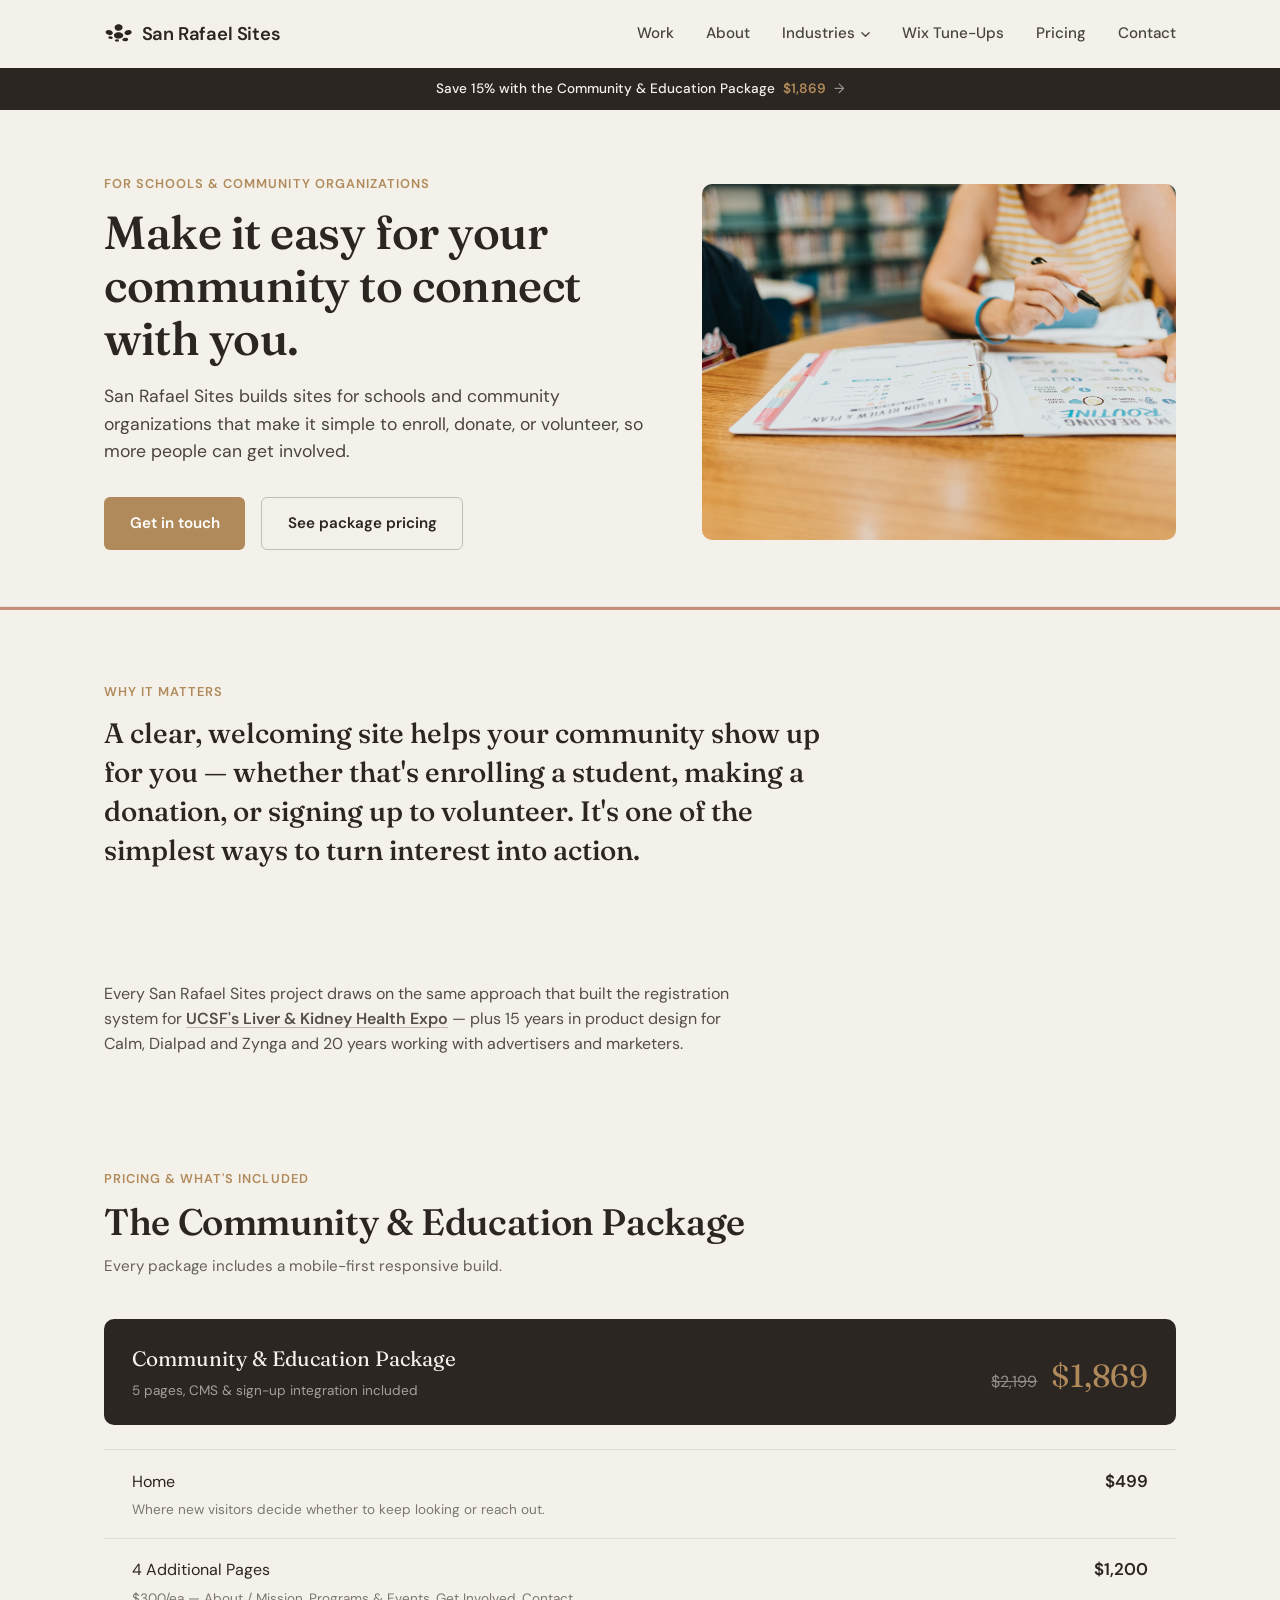
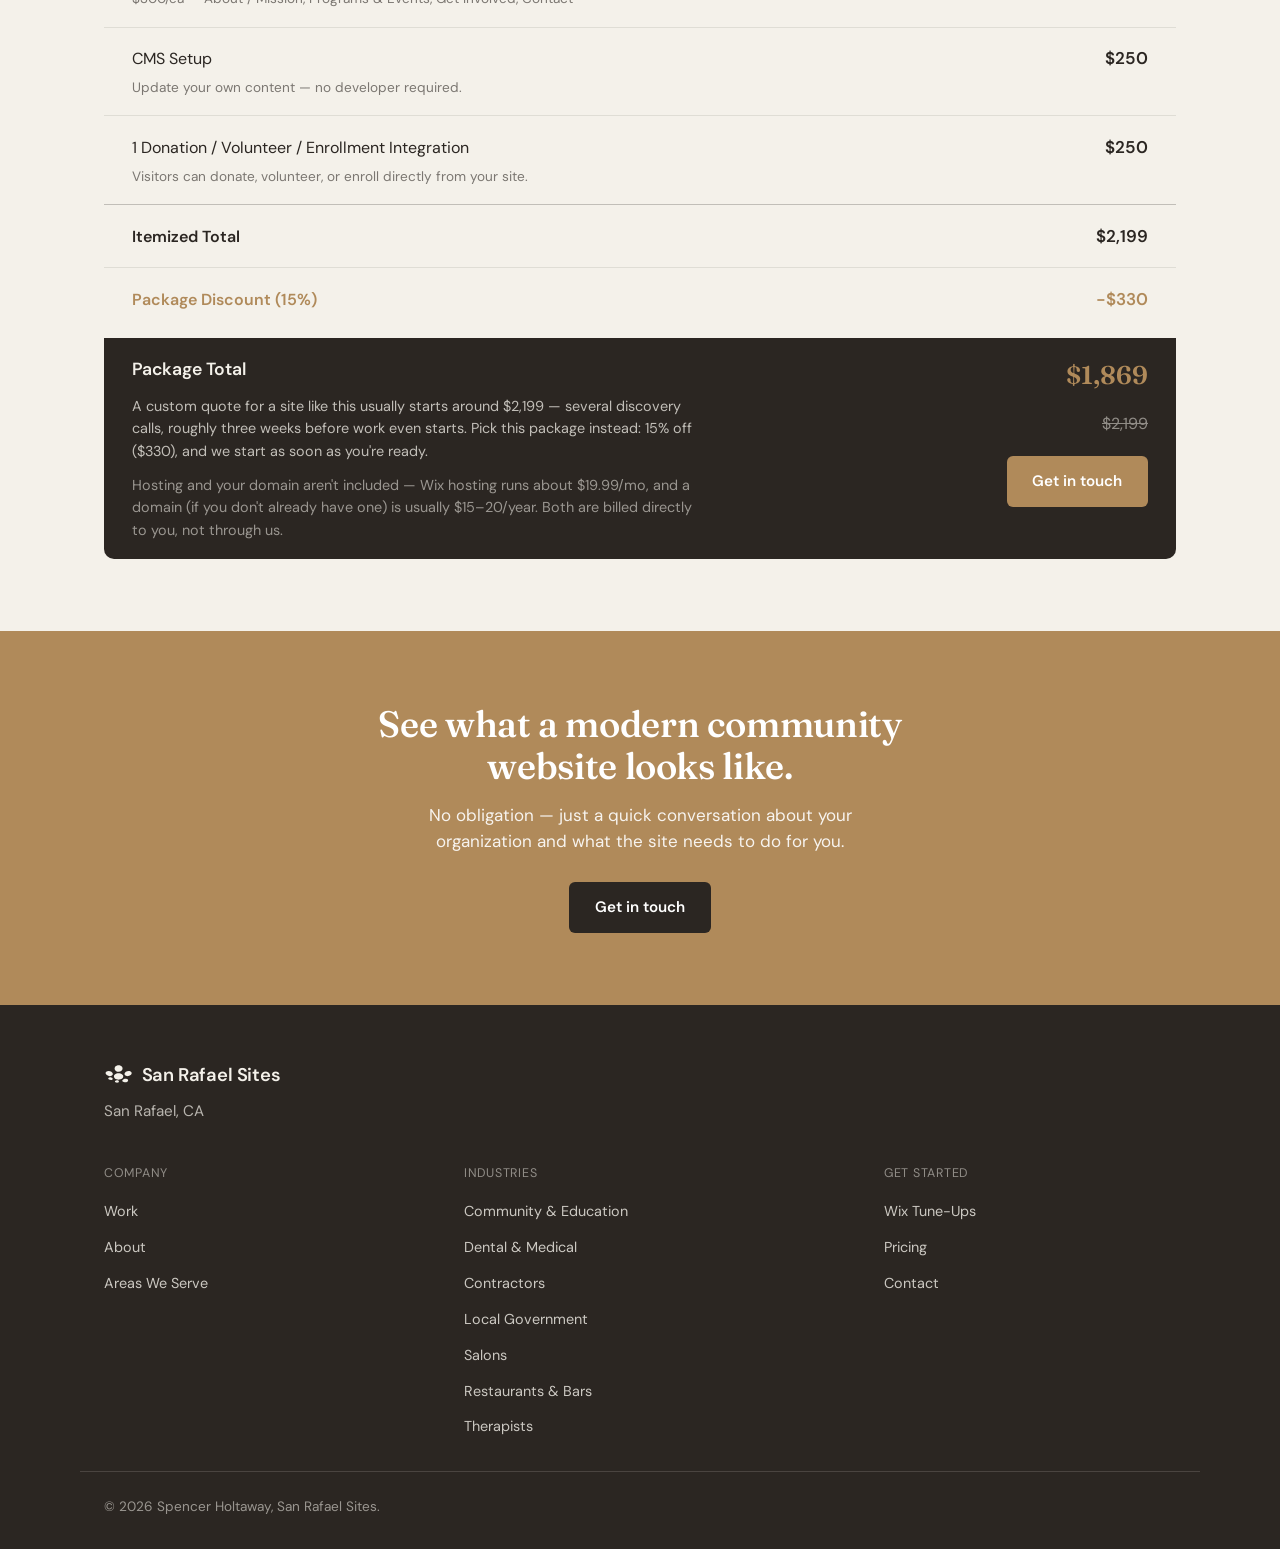
<file: community-education/index.html>
<!DOCTYPE html>
<html lang="en">
<head>
  <!-- Google tag (gtag.js) — disabled on localhost/local dev so testing doesn't pollute GA4/Ads data -->
  <script>
    window.dataLayer = window.dataLayer || [];
    function gtag(){dataLayer.push(arguments);}
    gtag("js", new Date());
    (function () {
      var host = location.hostname;
      var isLocal = host === "localhost" || host === "127.0.0.1" || host === "::1" || location.protocol === "file:";
      if (isLocal) {
        // Belt-and-suspenders: block via the official opt-out flag, but
        // more importantly, never call gtag("config", ...) at all — the
        // config call itself is what fires Ads remarketing/conversion
        // pixels (rmkt/collect, ccm/collect), which ga-disable-<ID> does
        // NOT prevent.
        window["ga-disable-G-Z8TMT9YLQB"] = true;
        window["ga-disable-AW-18371892051"] = true;
        return;
      }
      gtag("config", "G-Z8TMT9YLQB");
      gtag("config", "AW-18371892051");
    })();
  </script>
  <script async src="https://www.googletagmanager.com/gtag/js?id=G-Z8TMT9YLQB"></script>

  <meta charset="UTF-8">
  <meta name="viewport" content="width=device-width, initial-scale=1.0">
  <title>Websites for Schools & Community Organizations in San Rafael | San Rafael Sites</title>
  <meta name="description" content="Websites for schools and local community organizations in San Rafael and the Bay Area, built to make donating, volunteering, and enrolling easy. Fixed-scope packages, fast turnaround.">
  <link rel="canonical" href="https://www.sanrafaelsites.com/community-education/">
  <link rel="icon" type="image/svg+xml" href="/assets/img/favicon.svg">

  <meta property="og:type" content="website">
  <meta property="og:site_name" content="San Rafael Sites">
  <meta property="og:title" content="Websites for Schools &amp; Community Organizations in San Rafael | San Rafael Sites">
  <meta property="og:description" content="Websites for schools and local community organizations in San Rafael and the Bay Area, built to make donating, volunteering, and enrolling easy. Fixed-scope packages, fast turnaround.">
  <meta property="og:url" content="https://www.sanrafaelsites.com/community-education/">
  <meta property="og:image" content="https://www.sanrafaelsites.com/assets/img/social/og-image.png">
  <meta name="twitter:card" content="summary_large_image">
  <meta name="twitter:title" content="Websites for Schools &amp; Community Organizations in San Rafael | San Rafael Sites">
  <meta name="twitter:description" content="Websites for schools and local community organizations in San Rafael and the Bay Area, built to make donating, volunteering, and enrolling easy. Fixed-scope packages, fast turnaround.">
  <meta name="twitter:image" content="https://www.sanrafaelsites.com/assets/img/social/og-image.png">

  <link rel="preconnect" href="https://fonts.googleapis.com">
  <link rel="preconnect" href="https://fonts.gstatic.com" crossorigin>
  <link href="https://fonts.googleapis.com/css2?family=DM+Sans:ital,opsz,wght@0,9..40,400;0,9..40,500;0,9..40,600;0,9..40,700;1,9..40,400&family=Fraunces:ital,opsz,wght,SOFT,WONK@0,9..144,400..600,0,0..1;0,9..144,400..600,100,0..1&display=swap" rel="stylesheet">

  <link rel="stylesheet" href="/styles.css">

  <script type="application/ld+json">
  {
    "@context": "https://schema.org",
    "@type": "ProfessionalService",
    "name": "San Rafael Sites",
    "description": "Websites for schools and local community organizations in San Rafael and the Bay Area.",
    "url": "https://www.sanrafaelsites.com/community-education/",
    "image": "https://www.sanrafaelsites.com/assets/img/social/og-image.png",
    "email": "sanrafaelsites@holtawaydesign.com",
    "priceRange": "$$",
    "areaServed": [
      { "@type": "City", "name": "San Rafael" },
      { "@type": "City", "name": "San Anselmo" },
      { "@type": "City", "name": "Fairfax" },
      { "@type": "City", "name": "Novato" },
      { "@type": "AdministrativeArea", "name": "Marin County" },
      { "@type": "AdministrativeArea", "name": "Sonoma County" },
      { "@type": "AdministrativeArea", "name": "Bay Area" }
    ],
    "address": {
      "@type": "PostalAddress",
      "addressLocality": "San Rafael",
      "addressRegion": "CA",
      "addressCountry": "US"
    }
  }
  </script>
</head>
<body id="top">

  <a href="#main" class="skip-link">Skip to main content</a>

  <svg style="display:none" aria-hidden="true">
    <symbol id="srs-mark" viewBox="212.42 -0.8 112.48 72.29">
      <path d="M274.15,57.89c-6.45.72-14.02-.71-18.76-5.46-4.43-4.44-4.08-10.72.52-14.89,5.87-5.31,15.29-6.22,22.63-4.05,5.73,1.69,12.43,6.38,11.31,13.21-1.18,7.09-9.39,10.5-15.71,11.2ZM301.5,54.51c-3.47-.47-7.2.03-10.38,1.51-3.76,1.75-7.57,6.1-3.68,9.8,2.76,2.61,7.33,3.02,10.94,2.62,4-.44,9.39-2.24,10.83-6.41,1.56-4.61-4.12-7.02-7.72-7.51ZM317.53,24.1c-5.54-2.1-12.37-.84-17.2,2.43-4.25,2.88-7.74,8.57-4,13.32,3.03,3.86,8.76,4.59,13.3,3.94,5.39-.77,11.57-3.86,13.56-9.28,1.71-4.67-1.33-8.77-5.66-10.41ZM282.57,22.49c4.4-3.77,5.88-9.95,2.85-15.06-3.49-5.87-11.04-8.23-17.52-7.19-6.7,1.07-13.42,6.31-12.97,13.67.82,13.04,19.2,15.82,27.64,8.58ZM221.32,26.53c-8.9,8.97,7.42,17.54,14.89,17.47,5.34-.05,12.51-2.95,11.77-9.49-1.27-10.76-19.53-15.17-26.66-7.98ZM239.02,48.65c-2.89-.38-7.25-.04-8.96,2.78-1.56,2.57.46,5.13,2.63,6.5,3.34,2.1,15.98,3.64,14.72-3.51-.68-3.61-5.2-5.35-8.39-5.77ZM265.76,60.71c-2.78-.35-6.73.02-8.69,2.33-1.69,2-.7,4.17,1.28,5.5,3.24,2.17,13.98,2.95,14.14-2.97-.04-3.18-4.18-4.54-6.72-4.86Z"/>
    </symbol>
  </svg>

  <header class="nav">
    <div class="wrap nav__inner">
      <a class="logo logo--row" href="/" aria-label="San Rafael Sites — home">
        <svg class="mark-icon" aria-hidden="true"><use href="#srs-mark"></use></svg>
        <span class="wordmark">San Rafael Sites</span>
      </a>

      <button class="nav__toggle" id="navToggle" aria-expanded="false" aria-controls="navMenu" aria-label="Toggle menu">
        <span></span><span></span><span></span>
      </button>

      <nav class="nav__links" id="navMenu">
        <a href="/work/">Work</a>
        <a href="/about/">About</a>
        <div class="nav__dropdown" id="navDropdown">
          <button class="nav__dropdown-toggle" id="dropdownToggle" type="button" aria-expanded="false" aria-controls="dropdownMenu">
            Industries
            <svg class="nav__dropdown-caret" viewBox="0 0 10 6" fill="none" aria-hidden="true"><path d="M1 1l4 4 4-4" stroke="currentColor" stroke-width="1.5" stroke-linecap="round" stroke-linejoin="round"/></svg>
          </button>
          <ul class="nav__dropdown-menu" id="dropdownMenu">
            <li><a href="/community-education/">Community &amp; Education</a></li>
            <li><a href="/dental-medical/">Dental &amp; Medical</a></li>
            <li><a href="/contractors/">Contractors</a></li>
            <li><a href="/local-government-contracts/">Local Government Contracts</a></li>
            <li><a href="/salons/">Salons</a></li>
            <li><a href="/restaurants/">Restaurants &amp; Bars</a></li>
            <li><a href="/therapists/">Therapists</a></li>
          </ul>
        </div>
        <a href="/wix-tune-ups/">Wix Tune-Ups</a>
        <a href="#pricing">Pricing</a>
        <a href="#contact">Contact</a>
      </nav>
    </div>
  </header>

  <div class="promo-banner">
    <a class="wrap promo-banner__inner" href="#pricing">
      <span class="promo-banner__name">Save <span data-pkg-discount-percent>15%</span> with the Community &amp; Education Package</span>
      <span class="promo-banner__price" data-pkg-price>$2,294</span>
      <span class="promo-banner__arrow">&rarr;</span>
    </a>
  </div>

  <main id="main" tabindex="-1">

    <section class="industry-hero">
      <div class="wrap industry-hero__grid">
        <div>
          <p class="eyebrow">For Schools &amp; Community Organizations</p>
          <h1>Make it easy for your community to connect with you.</h1>
          <p class="industry-hero__sub">San Rafael Sites builds sites for schools and community organizations that make it simple to enroll, donate, or volunteer, so more people can get involved.</p>
          <div class="industry-hero__actions">
            <a class="btn btn--primary" href="#contact">Get in touch</a>
            <a class="btn btn--ghost" href="#pricing">See package pricing</a>
          </div>
        </div>
        <div class="industry-hero__media">
          <img src="/assets/img/industries/community-education/cover.jpg" alt="A tutor reviewing a lesson plan with a student" loading="lazy">
        </div>
      </div>
    </section>

    <section class="value-prop">
      <div class="wrap">
        <p class="eyebrow">Why it matters</p>
        <p class="value-prop__text">A clear, welcoming site helps your community show up for you — whether that's enrolling a student, making a donation, or signing up to volunteer. It's one of the simplest ways to turn interest into action.</p>
      </div>
    </section>

    <section class="credibility-anchor" id="about">
      <div class="wrap">
        <p>Every San Rafael Sites project draws on the same approach that built the registration system for <a href="/work/#ucsf-liver-expo">UCSF's Liver &amp; Kidney Health Expo</a> — plus 15 years in product design for Calm, Dialpad and Zynga and 20 years working with advertisers and marketers.</p>
      </div>
    </section>

    <section class="industry-pricing" id="pricing">
      <div class="wrap">
        <p class="eyebrow">Pricing &amp; what's included</p>
        <h2 class="industry-pricing__title">The Community &amp; Education Package</h2>
        <p class="industry-pricing__note">Every package includes a mobile-first responsive build.</p>
        <div class="pricing__breakdown-sequence">
          <div class="pricing__base">
            <div class="pricing__base-label">
              <span class="pricing__base-name">Community &amp; Education Package</span>
              <span class="pricing__base-note">5 pages, CMS &amp; sign-up integration included</span>
            </div>
            <div class="pricing__base-prices">
              <a class="pricing__base-was" href="#pricing-breakdown-end" data-pkg-itemized>$2,699</a>
              <span class="pricing__base-price" data-pkg-price>$2,294</span>
            </div>
          </div>

          <ul
            class="pricing__addons pricing__breakdown"
            data-pkg
            data-pkg-id="community-education"
            data-pkg-name="Community &amp; Education Package"
            data-pages-list="Home, About / Mission, Programs & Events, Get Involved, Contact"
            data-cms="1"
            data-integrations="1"
            data-integration-label="Donation / volunteer / enrollment integration"
            data-integration-caption="Visitors can donate, volunteer, or enroll directly from your site."
          ></ul>
        </div>
      </div>
    </section>

    <section class="industry-cta" id="contact">
      <div class="wrap industry-cta__inner">
        <h2>See what a modern community website looks like.</h2>
        <p>No obligation — just a quick conversation about your organization and what the site needs to do for you.</p>
        <a class="btn btn--primary" data-pkg-mailto data-pkg-name="Community &amp; Education Package" href="mailto:sanrafaelsites@holtawaydesign.com">Get in touch</a>
      </div>
    </section>

  </main>

  <footer class="footer">
    <div class="wrap footer__inner">
      <div class="footer__col">
        <a class="logo logo--row" href="/" aria-label="San Rafael Sites">
          <svg class="mark-icon" aria-hidden="true"><use href="#srs-mark"></use></svg>
          <span class="wordmark">San Rafael Sites</span>
        </a>
        <p class="footer__location">San Rafael, CA</p>
      </div>

      <nav class="footer__links" aria-label="Footer">
        <div class="footer__links-col">
          <p class="footer__links-title">Company</p>
          <ul>
            <li><a href="/work/">Work</a></li>
            <li><a href="/about/">About</a></li>
            <li><a href="/areas-we-serve/">Areas We Serve</a></li>
          </ul>
        </div>

        <div class="footer__links-col">
          <p class="footer__links-title">Industries</p>
          <ul>
            <li><a href="/community-education/">Community &amp; Education</a></li>
            <li><a href="/dental-medical/">Dental &amp; Medical</a></li>
            <li><a href="/contractors/">Contractors</a></li>
            <li><a href="/local-government-contracts/">Local Government</a></li>
            <li><a href="/salons/">Salons</a></li>
            <li><a href="/restaurants/">Restaurants &amp; Bars</a></li>
            <li><a href="/therapists/">Therapists</a></li>
          </ul>
        </div>

        <div class="footer__links-col">
          <p class="footer__links-title">Get Started</p>
          <ul>
            <li><a href="/wix-tune-ups/">Wix Tune-Ups</a></li>
            <li><a href="#pricing">Pricing</a></li>
            <li><a href="#contact">Contact</a></li>
          </ul>
        </div>
      </nav>
    </div>
    <div class="wrap">
      <p class="footer__copy">&copy; <span id="year"></span> Spencer Holtaway, San Rafael Sites.</p>
    </div>
  </footer>

  <script src="/assets/js/pricing.js"></script>
  <script src="/script.js"></script>
  <script src="/assets/js/analytics.js"></script>
</body>
</html>
</file>
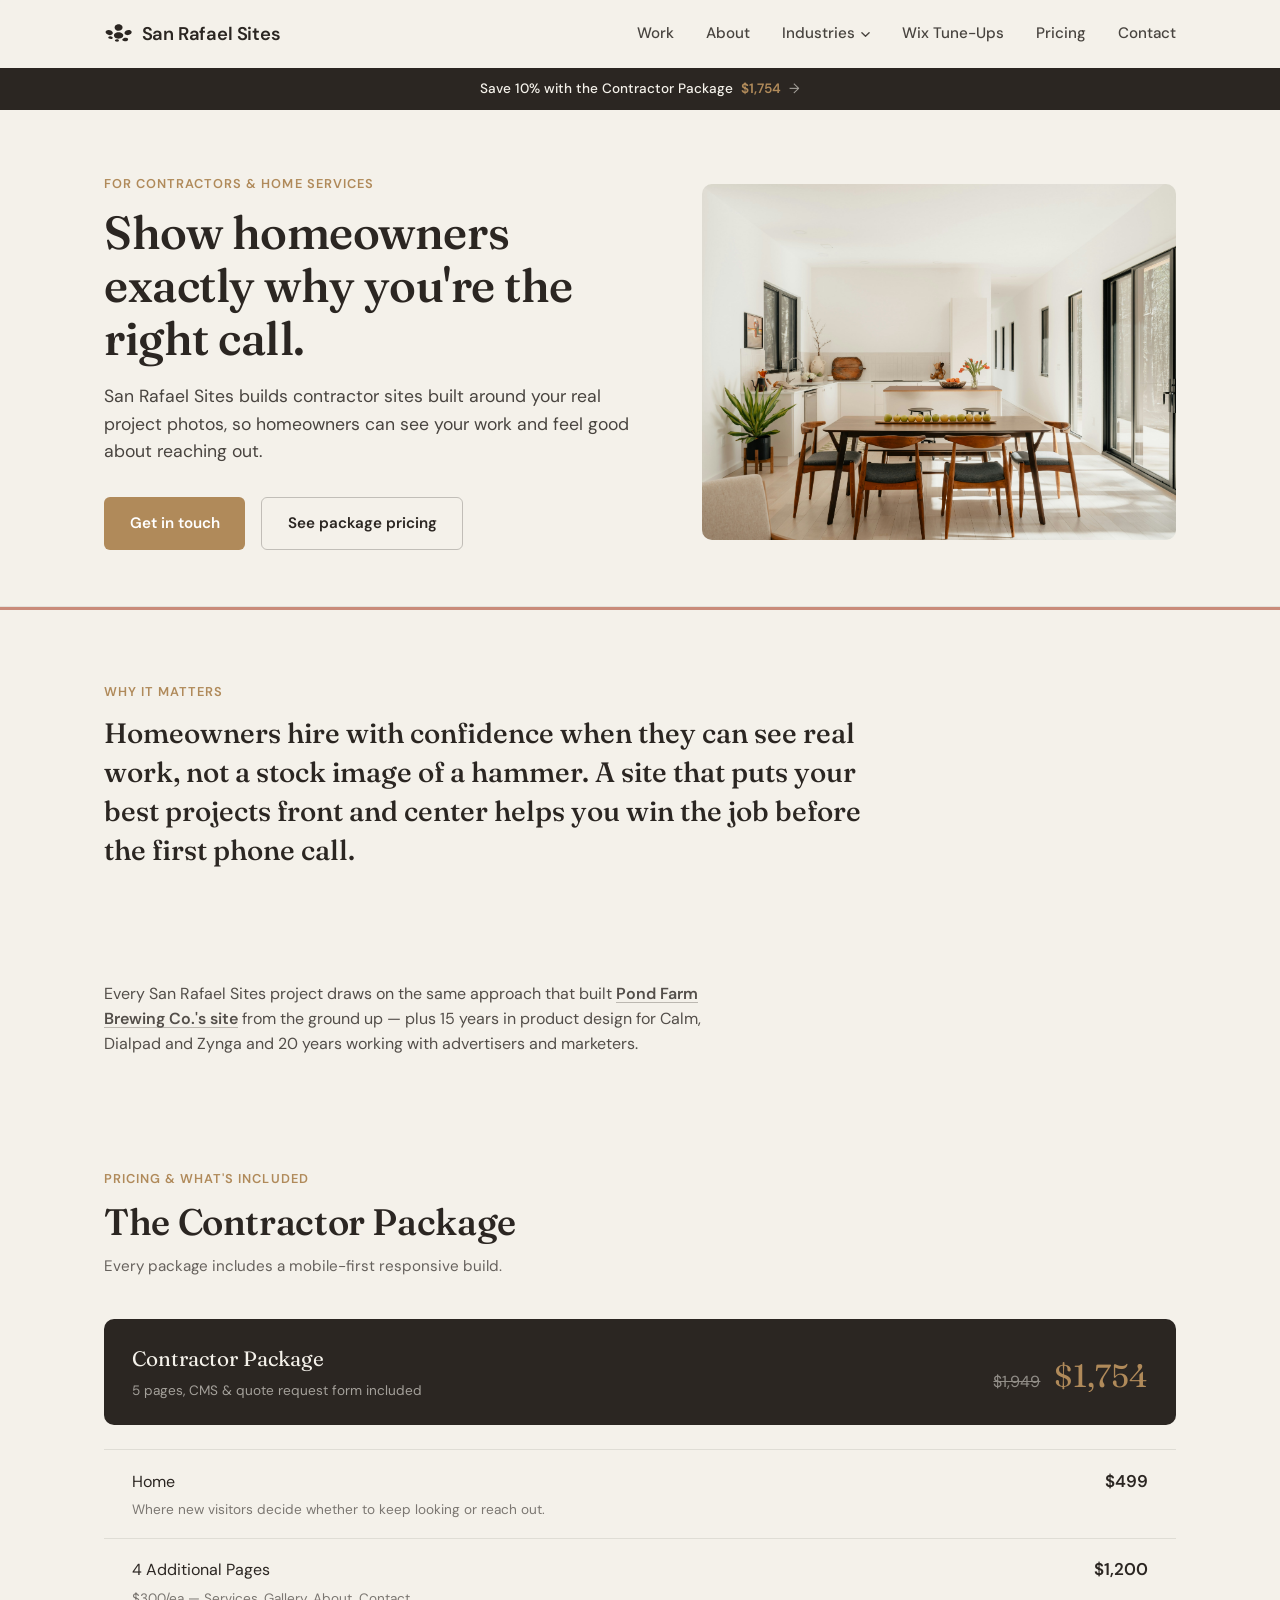
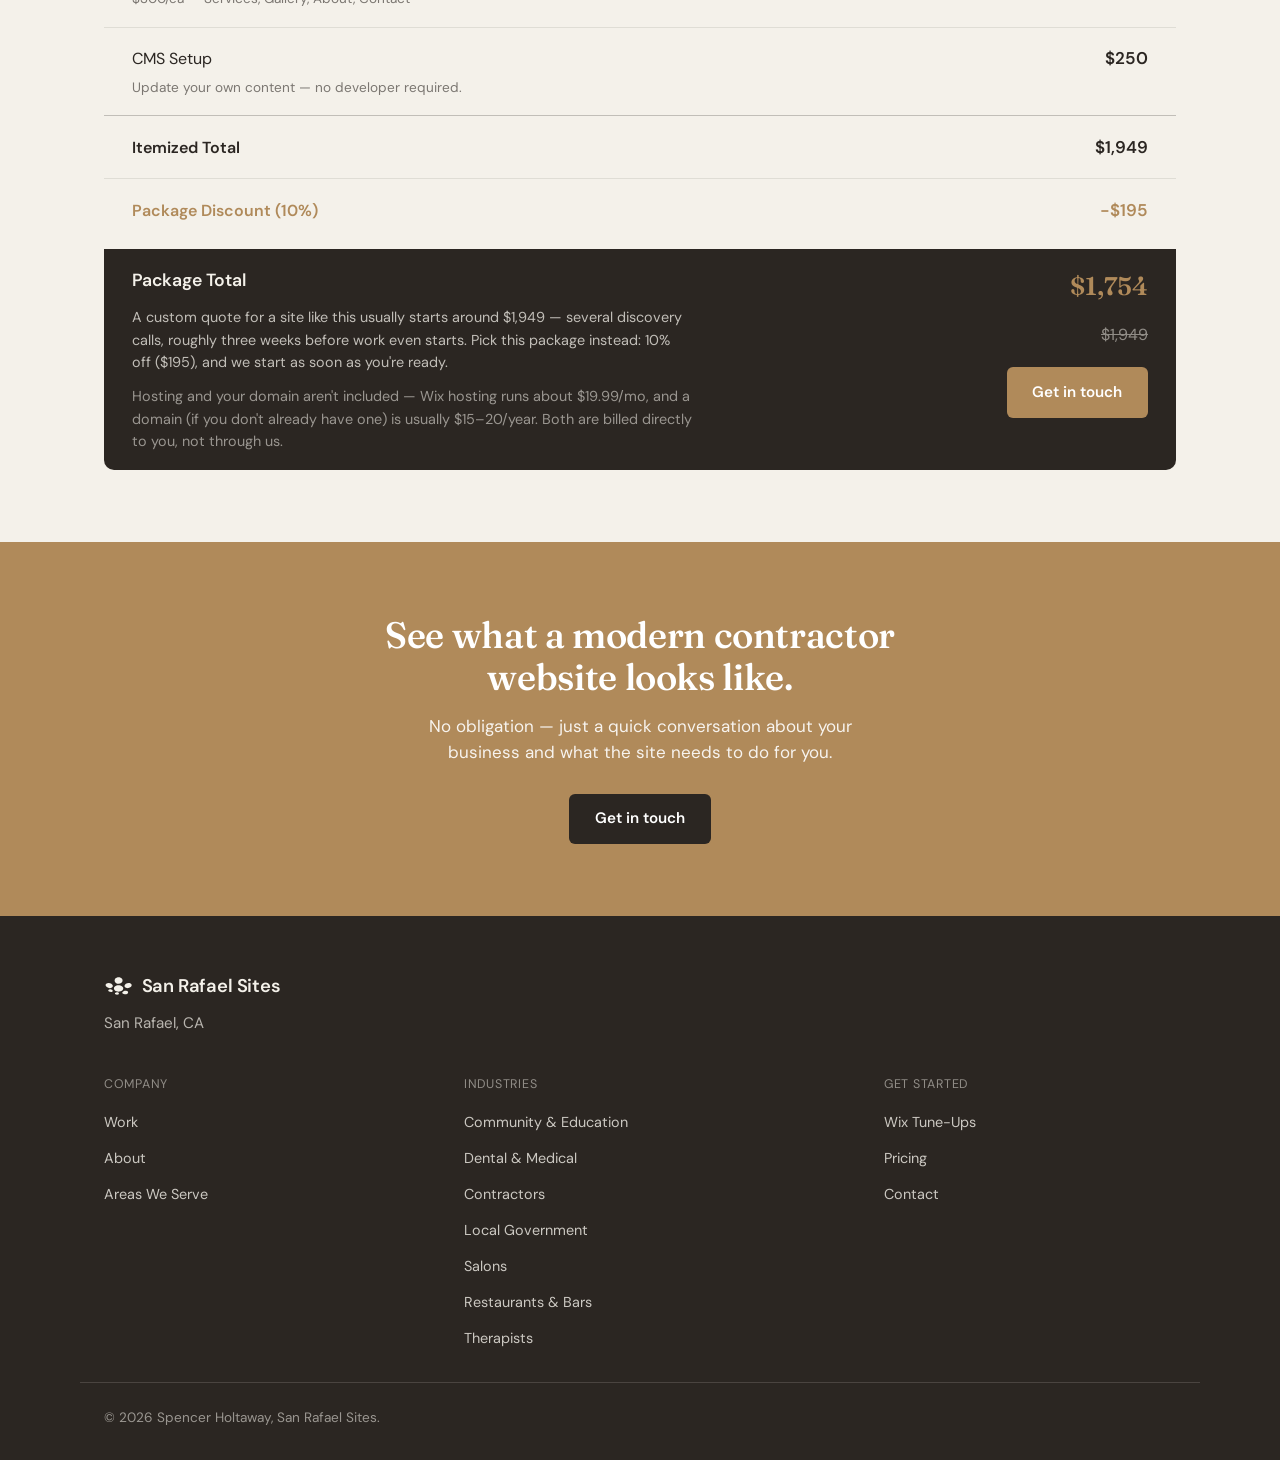
<file: contractors/index.html>
<!DOCTYPE html>
<html lang="en">
<head>
  <!-- Google tag (gtag.js) — disabled on localhost/local dev so testing doesn't pollute GA4/Ads data -->
  <script>
    window.dataLayer = window.dataLayer || [];
    function gtag(){dataLayer.push(arguments);}
    gtag("js", new Date());
    (function () {
      var host = location.hostname;
      var isLocal = host === "localhost" || host === "127.0.0.1" || host === "::1" || location.protocol === "file:";
      if (isLocal) {
        // Belt-and-suspenders: block via the official opt-out flag, but
        // more importantly, never call gtag("config", ...) at all — the
        // config call itself is what fires Ads remarketing/conversion
        // pixels (rmkt/collect, ccm/collect), which ga-disable-<ID> does
        // NOT prevent.
        window["ga-disable-G-Z8TMT9YLQB"] = true;
        window["ga-disable-AW-18371892051"] = true;
        return;
      }
      gtag("config", "G-Z8TMT9YLQB");
      gtag("config", "AW-18371892051");
    })();
  </script>
  <script async src="https://www.googletagmanager.com/gtag/js?id=G-Z8TMT9YLQB"></script>

  <meta charset="UTF-8">
  <meta name="viewport" content="width=device-width, initial-scale=1.0">
  <title>Websites for Contractors & Home Services in San Rafael | San Rafael Sites</title>
  <meta name="description" content="Contractor and home services websites built around your actual project photos, for San Rafael and the Bay Area. Fixed-scope packages, fast turnaround.">
  <link rel="canonical" href="https://www.sanrafaelsites.com/contractors/">
  <link rel="icon" type="image/svg+xml" href="/assets/img/favicon.svg">

  <meta property="og:type" content="website">
  <meta property="og:site_name" content="San Rafael Sites">
  <meta property="og:title" content="Websites for Contractors &amp; Home Services in San Rafael | San Rafael Sites">
  <meta property="og:description" content="Contractor and home services websites built around your actual project photos, for San Rafael and the Bay Area. Fixed-scope packages, fast turnaround.">
  <meta property="og:url" content="https://www.sanrafaelsites.com/contractors/">
  <meta property="og:image" content="https://www.sanrafaelsites.com/assets/img/social/og-image.png">
  <meta name="twitter:card" content="summary_large_image">
  <meta name="twitter:title" content="Websites for Contractors &amp; Home Services in San Rafael | San Rafael Sites">
  <meta name="twitter:description" content="Contractor and home services websites built around your actual project photos, for San Rafael and the Bay Area. Fixed-scope packages, fast turnaround.">
  <meta name="twitter:image" content="https://www.sanrafaelsites.com/assets/img/social/og-image.png">

  <link rel="preconnect" href="https://fonts.googleapis.com">
  <link rel="preconnect" href="https://fonts.gstatic.com" crossorigin>
  <link href="https://fonts.googleapis.com/css2?family=DM+Sans:ital,opsz,wght@0,9..40,400;0,9..40,500;0,9..40,600;0,9..40,700;1,9..40,400&family=Fraunces:ital,opsz,wght,SOFT,WONK@0,9..144,400..600,0,0..1;0,9..144,400..600,100,0..1&display=swap" rel="stylesheet">

  <link rel="stylesheet" href="/styles.css">

  <script type="application/ld+json">
  {
    "@context": "https://schema.org",
    "@type": "ProfessionalService",
    "name": "San Rafael Sites",
    "description": "Contractor and home services websites built around your actual project photos, for San Rafael and the Bay Area.",
    "url": "https://www.sanrafaelsites.com/contractors/",
    "image": "https://www.sanrafaelsites.com/assets/img/social/og-image.png",
    "email": "sanrafaelsites@holtawaydesign.com",
    "priceRange": "$$",
    "areaServed": [
      { "@type": "City", "name": "San Rafael" },
      { "@type": "City", "name": "San Anselmo" },
      { "@type": "City", "name": "Fairfax" },
      { "@type": "City", "name": "Novato" },
      { "@type": "AdministrativeArea", "name": "Marin County" },
      { "@type": "AdministrativeArea", "name": "Sonoma County" },
      { "@type": "AdministrativeArea", "name": "Bay Area" }
    ],
    "address": {
      "@type": "PostalAddress",
      "addressLocality": "San Rafael",
      "addressRegion": "CA",
      "addressCountry": "US"
    }
  }
  </script>
</head>
<body id="top">

  <a href="#main" class="skip-link">Skip to main content</a>

  <svg style="display:none" aria-hidden="true">
    <symbol id="srs-mark" viewBox="212.42 -0.8 112.48 72.29">
      <path d="M274.15,57.89c-6.45.72-14.02-.71-18.76-5.46-4.43-4.44-4.08-10.72.52-14.89,5.87-5.31,15.29-6.22,22.63-4.05,5.73,1.69,12.43,6.38,11.31,13.21-1.18,7.09-9.39,10.5-15.71,11.2ZM301.5,54.51c-3.47-.47-7.2.03-10.38,1.51-3.76,1.75-7.57,6.1-3.68,9.8,2.76,2.61,7.33,3.02,10.94,2.62,4-.44,9.39-2.24,10.83-6.41,1.56-4.61-4.12-7.02-7.72-7.51ZM317.53,24.1c-5.54-2.1-12.37-.84-17.2,2.43-4.25,2.88-7.74,8.57-4,13.32,3.03,3.86,8.76,4.59,13.3,3.94,5.39-.77,11.57-3.86,13.56-9.28,1.71-4.67-1.33-8.77-5.66-10.41ZM282.57,22.49c4.4-3.77,5.88-9.95,2.85-15.06-3.49-5.87-11.04-8.23-17.52-7.19-6.7,1.07-13.42,6.31-12.97,13.67.82,13.04,19.2,15.82,27.64,8.58ZM221.32,26.53c-8.9,8.97,7.42,17.54,14.89,17.47,5.34-.05,12.51-2.95,11.77-9.49-1.27-10.76-19.53-15.17-26.66-7.98ZM239.02,48.65c-2.89-.38-7.25-.04-8.96,2.78-1.56,2.57.46,5.13,2.63,6.5,3.34,2.1,15.98,3.64,14.72-3.51-.68-3.61-5.2-5.35-8.39-5.77ZM265.76,60.71c-2.78-.35-6.73.02-8.69,2.33-1.69,2-.7,4.17,1.28,5.5,3.24,2.17,13.98,2.95,14.14-2.97-.04-3.18-4.18-4.54-6.72-4.86Z"/>
    </symbol>
  </svg>

  <header class="nav">
    <div class="wrap nav__inner">
      <a class="logo logo--row" href="/" aria-label="San Rafael Sites — home">
        <svg class="mark-icon" aria-hidden="true"><use href="#srs-mark"></use></svg>
        <span class="wordmark">San Rafael Sites</span>
      </a>

      <button class="nav__toggle" id="navToggle" aria-expanded="false" aria-controls="navMenu" aria-label="Toggle menu">
        <span></span><span></span><span></span>
      </button>

      <nav class="nav__links" id="navMenu">
        <a href="/work/">Work</a>
        <a href="/about/">About</a>
        <div class="nav__dropdown" id="navDropdown">
          <button class="nav__dropdown-toggle" id="dropdownToggle" type="button" aria-expanded="false" aria-controls="dropdownMenu">
            Industries
            <svg class="nav__dropdown-caret" viewBox="0 0 10 6" fill="none" aria-hidden="true"><path d="M1 1l4 4 4-4" stroke="currentColor" stroke-width="1.5" stroke-linecap="round" stroke-linejoin="round"/></svg>
          </button>
          <ul class="nav__dropdown-menu" id="dropdownMenu">
            <li><a href="/community-education/">Community &amp; Education</a></li>
            <li><a href="/dental-medical/">Dental &amp; Medical</a></li>
            <li><a href="/contractors/">Contractors</a></li>
            <li><a href="/local-government-contracts/">Local Government Contracts</a></li>
            <li><a href="/salons/">Salons</a></li>
            <li><a href="/restaurants/">Restaurants &amp; Bars</a></li>
            <li><a href="/therapists/">Therapists</a></li>
          </ul>
        </div>
        <a href="/wix-tune-ups/">Wix Tune-Ups</a>
        <a href="#pricing">Pricing</a>
        <a href="#contact">Contact</a>
      </nav>
    </div>
  </header>

  <div class="promo-banner">
    <a class="wrap promo-banner__inner" href="#pricing">
      <span class="promo-banner__name">Save <span data-pkg-discount-percent>10%</span> with the Contractor Package</span>
      <span class="promo-banner__price" data-pkg-price>$2,204</span>
      <span class="promo-banner__arrow">&rarr;</span>
    </a>
  </div>

  <main id="main" tabindex="-1">

    <section class="industry-hero">
      <div class="wrap industry-hero__grid">
        <div>
          <p class="eyebrow">For Contractors &amp; Home Services</p>
          <h1>Show homeowners exactly why you're the right call.</h1>
          <p class="industry-hero__sub">San Rafael Sites builds contractor sites built around your real project photos, so homeowners can see your work and feel good about reaching out.</p>
          <div class="industry-hero__actions">
            <a class="btn btn--primary" href="#contact">Get in touch</a>
            <a class="btn btn--ghost" href="#pricing">See package pricing</a>
          </div>
        </div>
        <div class="industry-hero__media">
          <img src="/assets/img/industries/contractors/cover.jpg" alt="A renovated kitchen and dining space" loading="lazy">
        </div>
      </div>
    </section>

    <section class="value-prop">
      <div class="wrap">
        <p class="eyebrow">Why it matters</p>
        <p class="value-prop__text">Homeowners hire with confidence when they can see real work, not a stock image of a hammer. A site that puts your best projects front and center helps you win the job before the first phone call.</p>
      </div>
    </section>

    <section class="credibility-anchor" id="about">
      <div class="wrap">
        <p>Every San Rafael Sites project draws on the same approach that built <a href="/work/#pond-farm">Pond Farm Brewing Co.'s site</a> from the ground up — plus 15 years in product design for Calm, Dialpad and Zynga and 20 years working with advertisers and marketers.</p>
      </div>
    </section>

    <section class="industry-pricing" id="pricing">
      <div class="wrap">
        <p class="eyebrow">Pricing &amp; what's included</p>
        <h2 class="industry-pricing__title">The Contractor Package</h2>
        <p class="industry-pricing__note">Every package includes a mobile-first responsive build.</p>
        <div class="pricing__breakdown-sequence">
          <div class="pricing__base">
            <div class="pricing__base-label">
              <span class="pricing__base-name">Contractor Package</span>
              <span class="pricing__base-note">5 pages, CMS &amp; quote request form included</span>
            </div>
            <div class="pricing__base-prices">
              <a class="pricing__base-was" href="#pricing-breakdown-end" data-pkg-itemized>$2,449</a>
              <span class="pricing__base-price" data-pkg-price>$2,204</span>
            </div>
          </div>

          <ul
            class="pricing__addons pricing__breakdown"
            data-pkg
            data-pkg-id="contractors"
            data-pkg-name="Contractor Package"
            data-pages-list="Home, Services, Gallery, About, Contact"
            data-cms="1"
            data-integrations="0"
          ></ul>
        </div>
      </div>
    </section>

    <section class="industry-cta" id="contact">
      <div class="wrap industry-cta__inner">
        <h2>See what a modern contractor website looks like.</h2>
        <p>No obligation — just a quick conversation about your business and what the site needs to do for you.</p>
        <a class="btn btn--primary" data-pkg-mailto data-pkg-name="Contractor Package" href="mailto:sanrafaelsites@holtawaydesign.com">Get in touch</a>
      </div>
    </section>

  </main>

  <footer class="footer">
    <div class="wrap footer__inner">
      <div class="footer__col">
        <a class="logo logo--row" href="/" aria-label="San Rafael Sites">
          <svg class="mark-icon" aria-hidden="true"><use href="#srs-mark"></use></svg>
          <span class="wordmark">San Rafael Sites</span>
        </a>
        <p class="footer__location">San Rafael, CA</p>
      </div>

      <nav class="footer__links" aria-label="Footer">
        <div class="footer__links-col">
          <p class="footer__links-title">Company</p>
          <ul>
            <li><a href="/work/">Work</a></li>
            <li><a href="/about/">About</a></li>
            <li><a href="/areas-we-serve/">Areas We Serve</a></li>
          </ul>
        </div>

        <div class="footer__links-col">
          <p class="footer__links-title">Industries</p>
          <ul>
            <li><a href="/community-education/">Community &amp; Education</a></li>
            <li><a href="/dental-medical/">Dental &amp; Medical</a></li>
            <li><a href="/contractors/">Contractors</a></li>
            <li><a href="/local-government-contracts/">Local Government</a></li>
            <li><a href="/salons/">Salons</a></li>
            <li><a href="/restaurants/">Restaurants &amp; Bars</a></li>
            <li><a href="/therapists/">Therapists</a></li>
          </ul>
        </div>

        <div class="footer__links-col">
          <p class="footer__links-title">Get Started</p>
          <ul>
            <li><a href="/wix-tune-ups/">Wix Tune-Ups</a></li>
            <li><a href="#pricing">Pricing</a></li>
            <li><a href="#contact">Contact</a></li>
          </ul>
        </div>
      </nav>
    </div>
    <div class="wrap">
      <p class="footer__copy">&copy; <span id="year"></span> Spencer Holtaway, San Rafael Sites.</p>
    </div>
  </footer>

  <script src="/assets/js/pricing.js"></script>
  <script src="/script.js"></script>
  <script src="/assets/js/analytics.js"></script>
</body>
</html>
</file>
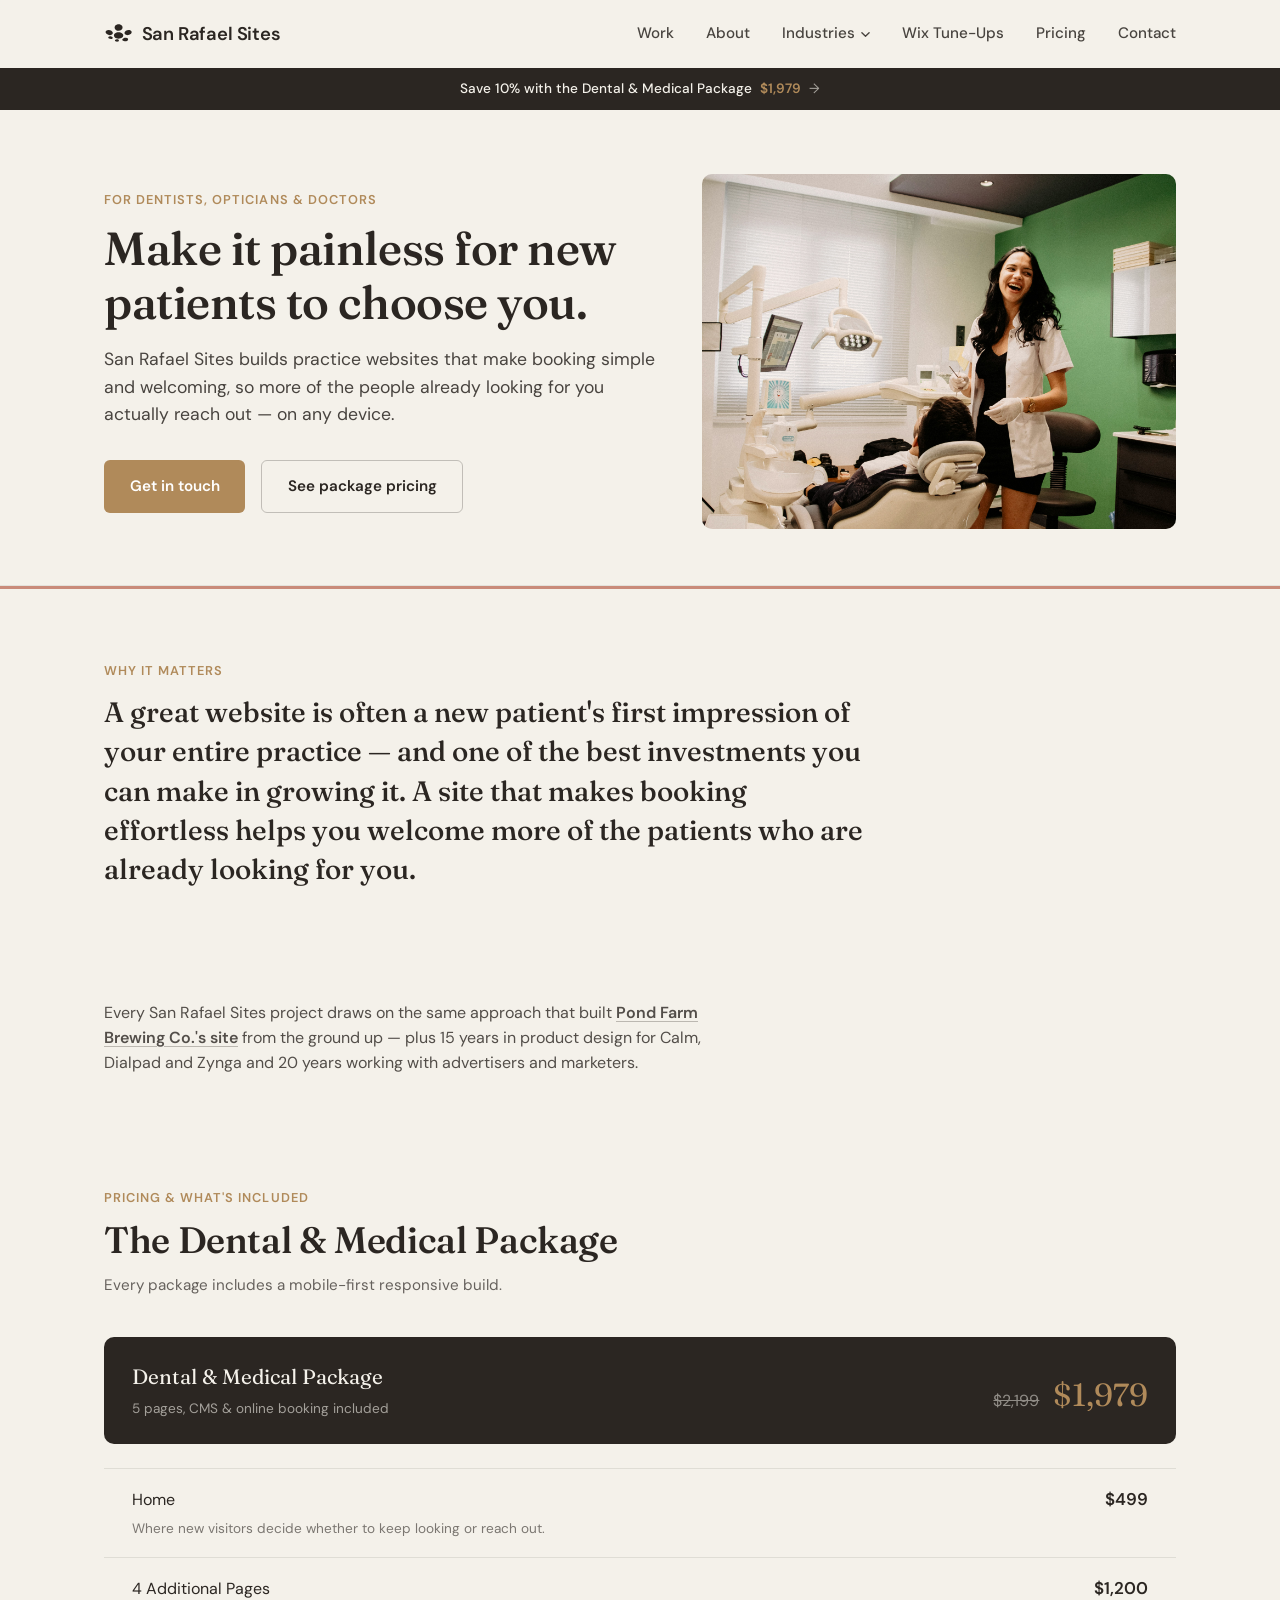
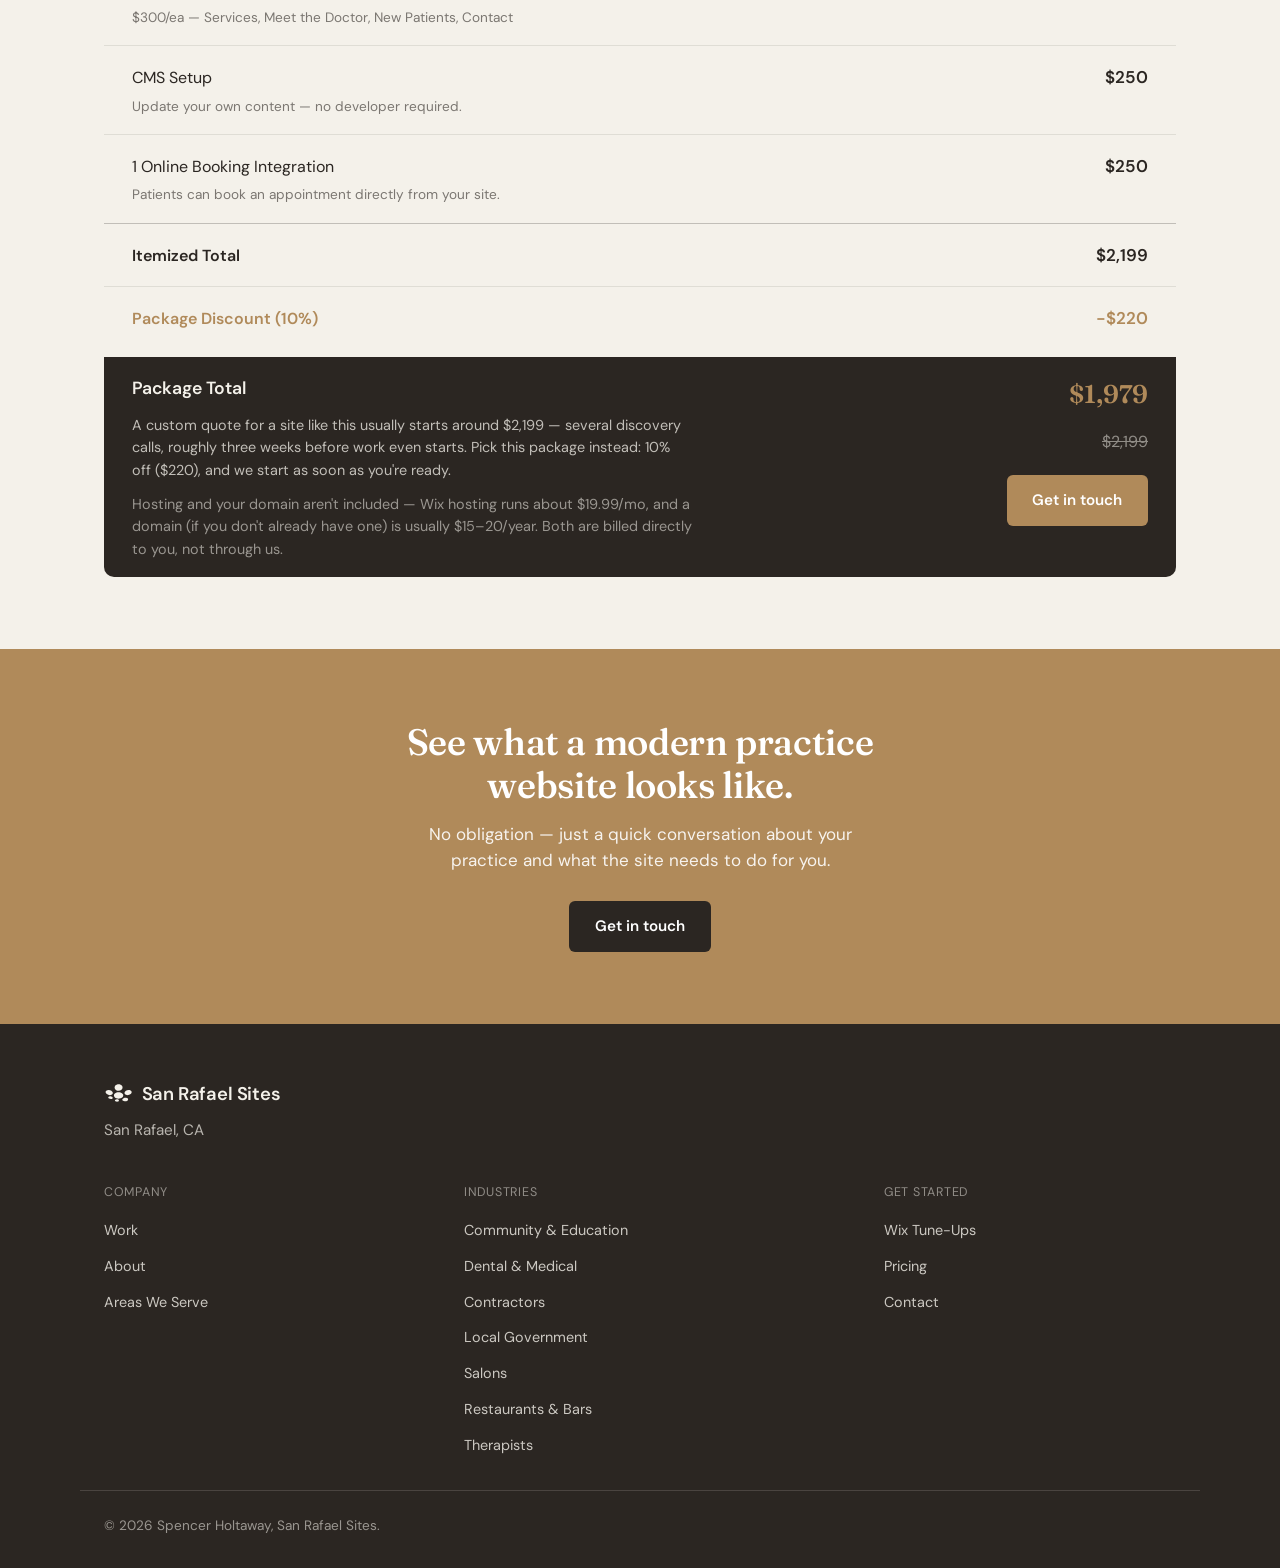
<file: dental-medical/index.html>
<!DOCTYPE html>
<html lang="en">
<head>
  <!-- Google tag (gtag.js) — disabled on localhost/local dev so testing doesn't pollute GA4/Ads data -->
  <script>
    window.dataLayer = window.dataLayer || [];
    function gtag(){dataLayer.push(arguments);}
    gtag("js", new Date());
    (function () {
      var host = location.hostname;
      var isLocal = host === "localhost" || host === "127.0.0.1" || host === "::1" || location.protocol === "file:";
      if (isLocal) {
        // Belt-and-suspenders: block via the official opt-out flag, but
        // more importantly, never call gtag("config", ...) at all — the
        // config call itself is what fires Ads remarketing/conversion
        // pixels (rmkt/collect, ccm/collect), which ga-disable-<ID> does
        // NOT prevent.
        window["ga-disable-G-Z8TMT9YLQB"] = true;
        window["ga-disable-AW-18371892051"] = true;
        return;
      }
      gtag("config", "G-Z8TMT9YLQB");
      gtag("config", "AW-18371892051");
    })();
  </script>
  <script async src="https://www.googletagmanager.com/gtag/js?id=G-Z8TMT9YLQB"></script>

  <meta charset="UTF-8">
  <meta name="viewport" content="width=device-width, initial-scale=1.0">
  <title>Websites for Dentists, Opticians & Doctors in San Rafael | San Rafael Sites</title>
  <meta name="description" content="Practice websites built to make booking effortless, for dentists, opticians, and doctors in San Rafael and the Bay Area. Fixed-scope packages, fast turnaround.">
  <link rel="canonical" href="https://www.sanrafaelsites.com/dental-medical/">
  <link rel="icon" type="image/svg+xml" href="/assets/img/favicon.svg">

  <meta property="og:type" content="website">
  <meta property="og:site_name" content="San Rafael Sites">
  <meta property="og:title" content="Websites for Dentists, Opticians &amp; Doctors in San Rafael | San Rafael Sites">
  <meta property="og:description" content="Practice websites built to make booking effortless, for dentists, opticians, and doctors in San Rafael and the Bay Area. Fixed-scope packages, fast turnaround.">
  <meta property="og:url" content="https://www.sanrafaelsites.com/dental-medical/">
  <meta property="og:image" content="https://www.sanrafaelsites.com/assets/img/social/og-image.png">
  <meta name="twitter:card" content="summary_large_image">
  <meta name="twitter:title" content="Websites for Dentists, Opticians &amp; Doctors in San Rafael | San Rafael Sites">
  <meta name="twitter:description" content="Practice websites built to make booking effortless, for dentists, opticians, and doctors in San Rafael and the Bay Area. Fixed-scope packages, fast turnaround.">
  <meta name="twitter:image" content="https://www.sanrafaelsites.com/assets/img/social/og-image.png">

  <link rel="preconnect" href="https://fonts.googleapis.com">
  <link rel="preconnect" href="https://fonts.gstatic.com" crossorigin>
  <link href="https://fonts.googleapis.com/css2?family=DM+Sans:ital,opsz,wght@0,9..40,400;0,9..40,500;0,9..40,600;0,9..40,700;1,9..40,400&family=Fraunces:ital,opsz,wght,SOFT,WONK@0,9..144,400..600,0,0..1;0,9..144,400..600,100,0..1&display=swap" rel="stylesheet">

  <link rel="stylesheet" href="/styles.css">

  <script type="application/ld+json">
  {
    "@context": "https://schema.org",
    "@type": "ProfessionalService",
    "name": "San Rafael Sites",
    "description": "Practice websites built to make booking effortless, for dentists, opticians, and doctors in San Rafael and the Bay Area.",
    "url": "https://www.sanrafaelsites.com/dental-medical/",
    "image": "https://www.sanrafaelsites.com/assets/img/social/og-image.png",
    "email": "sanrafaelsites@holtawaydesign.com",
    "priceRange": "$$",
    "areaServed": [
      { "@type": "City", "name": "San Rafael" },
      { "@type": "City", "name": "San Anselmo" },
      { "@type": "City", "name": "Fairfax" },
      { "@type": "City", "name": "Novato" },
      { "@type": "AdministrativeArea", "name": "Marin County" },
      { "@type": "AdministrativeArea", "name": "Sonoma County" },
      { "@type": "AdministrativeArea", "name": "Bay Area" }
    ],
    "address": {
      "@type": "PostalAddress",
      "addressLocality": "San Rafael",
      "addressRegion": "CA",
      "addressCountry": "US"
    }
  }
  </script>
</head>
<body id="top">

  <a href="#main" class="skip-link">Skip to main content</a>

  <svg style="display:none" aria-hidden="true">
    <symbol id="srs-mark" viewBox="212.42 -0.8 112.48 72.29">
      <path d="M274.15,57.89c-6.45.72-14.02-.71-18.76-5.46-4.43-4.44-4.08-10.72.52-14.89,5.87-5.31,15.29-6.22,22.63-4.05,5.73,1.69,12.43,6.38,11.31,13.21-1.18,7.09-9.39,10.5-15.71,11.2ZM301.5,54.51c-3.47-.47-7.2.03-10.38,1.51-3.76,1.75-7.57,6.1-3.68,9.8,2.76,2.61,7.33,3.02,10.94,2.62,4-.44,9.39-2.24,10.83-6.41,1.56-4.61-4.12-7.02-7.72-7.51ZM317.53,24.1c-5.54-2.1-12.37-.84-17.2,2.43-4.25,2.88-7.74,8.57-4,13.32,3.03,3.86,8.76,4.59,13.3,3.94,5.39-.77,11.57-3.86,13.56-9.28,1.71-4.67-1.33-8.77-5.66-10.41ZM282.57,22.49c4.4-3.77,5.88-9.95,2.85-15.06-3.49-5.87-11.04-8.23-17.52-7.19-6.7,1.07-13.42,6.31-12.97,13.67.82,13.04,19.2,15.82,27.64,8.58ZM221.32,26.53c-8.9,8.97,7.42,17.54,14.89,17.47,5.34-.05,12.51-2.95,11.77-9.49-1.27-10.76-19.53-15.17-26.66-7.98ZM239.02,48.65c-2.89-.38-7.25-.04-8.96,2.78-1.56,2.57.46,5.13,2.63,6.5,3.34,2.1,15.98,3.64,14.72-3.51-.68-3.61-5.2-5.35-8.39-5.77ZM265.76,60.71c-2.78-.35-6.73.02-8.69,2.33-1.69,2-.7,4.17,1.28,5.5,3.24,2.17,13.98,2.95,14.14-2.97-.04-3.18-4.18-4.54-6.72-4.86Z"/>
    </symbol>
  </svg>

  <header class="nav">
    <div class="wrap nav__inner">
      <a class="logo logo--row" href="/" aria-label="San Rafael Sites — home">
        <svg class="mark-icon" aria-hidden="true"><use href="#srs-mark"></use></svg>
        <span class="wordmark">San Rafael Sites</span>
      </a>

      <button class="nav__toggle" id="navToggle" aria-expanded="false" aria-controls="navMenu" aria-label="Toggle menu">
        <span></span><span></span><span></span>
      </button>

      <nav class="nav__links" id="navMenu">
        <a href="/work/">Work</a>
        <a href="/about/">About</a>
        <div class="nav__dropdown" id="navDropdown">
          <button class="nav__dropdown-toggle" id="dropdownToggle" type="button" aria-expanded="false" aria-controls="dropdownMenu">
            Industries
            <svg class="nav__dropdown-caret" viewBox="0 0 10 6" fill="none" aria-hidden="true"><path d="M1 1l4 4 4-4" stroke="currentColor" stroke-width="1.5" stroke-linecap="round" stroke-linejoin="round"/></svg>
          </button>
          <ul class="nav__dropdown-menu" id="dropdownMenu">
            <li><a href="/community-education/">Community &amp; Education</a></li>
            <li><a href="/dental-medical/">Dental &amp; Medical</a></li>
            <li><a href="/contractors/">Contractors</a></li>
            <li><a href="/local-government-contracts/">Local Government Contracts</a></li>
            <li><a href="/salons/">Salons</a></li>
            <li><a href="/restaurants/">Restaurants &amp; Bars</a></li>
            <li><a href="/therapists/">Therapists</a></li>
          </ul>
        </div>
        <a href="/wix-tune-ups/">Wix Tune-Ups</a>
        <a href="#pricing">Pricing</a>
        <a href="#contact">Contact</a>
      </nav>
    </div>
  </header>

  <div class="promo-banner">
    <a class="wrap promo-banner__inner" href="#pricing">
      <span class="promo-banner__name">Save <span data-pkg-discount-percent>10%</span> with the Dental &amp; Medical Package</span>
      <span class="promo-banner__price" data-pkg-price>$2,429</span>
      <span class="promo-banner__arrow">&rarr;</span>
    </a>
  </div>

  <main id="main" tabindex="-1">

    <section class="industry-hero">
      <div class="wrap industry-hero__grid">
        <div>
          <p class="eyebrow">For Dentists, Opticians &amp; Doctors</p>
          <h1>Make it painless for new patients to choose you.</h1>
          <p class="industry-hero__sub">San Rafael Sites builds practice websites that make booking simple and welcoming, so more of the people already looking for you actually reach out — on any device.</p>
          <div class="industry-hero__actions">
            <a class="btn btn--primary" href="#contact">Get in touch</a>
            <a class="btn btn--ghost" href="#pricing">See package pricing</a>
          </div>
        </div>
        <div class="industry-hero__media">
          <img src="/assets/img/industries/dental-medical/cover.jpg" alt="A dentist laughing with a patient in the chair" loading="lazy">
        </div>
      </div>
    </section>

    <section class="value-prop">
      <div class="wrap">
        <p class="eyebrow">Why it matters</p>
        <p class="value-prop__text">A great website is often a new patient's first impression of your entire practice — and one of the best investments you can make in growing it. A site that makes booking effortless helps you welcome more of the patients who are already looking for you.</p>
      </div>
    </section>

    <section class="credibility-anchor" id="about">
      <div class="wrap">
        <p>Every San Rafael Sites project draws on the same approach that built <a href="/work/#pond-farm">Pond Farm Brewing Co.'s site</a> from the ground up — plus 15 years in product design for Calm, Dialpad and Zynga and 20 years working with advertisers and marketers.</p>
      </div>
    </section>

    <section class="industry-pricing" id="pricing">
      <div class="wrap">
        <p class="eyebrow">Pricing &amp; what's included</p>
        <h2 class="industry-pricing__title">The Dental &amp; Medical Package</h2>
        <p class="industry-pricing__note">Every package includes a mobile-first responsive build.</p>
        <div class="pricing__breakdown-sequence">
          <div class="pricing__base">
            <div class="pricing__base-label">
              <span class="pricing__base-name">Dental &amp; Medical Package</span>
              <span class="pricing__base-note">5 pages, CMS &amp; online booking included</span>
            </div>
            <div class="pricing__base-prices">
              <a class="pricing__base-was" href="#pricing-breakdown-end" data-pkg-itemized>$2,699</a>
              <span class="pricing__base-price" data-pkg-price>$2,429</span>
            </div>
          </div>

          <ul
            class="pricing__addons pricing__breakdown"
            data-pkg
            data-pkg-id="dental-medical"
            data-pkg-name="Dental &amp; Medical Package"
            data-pages-list="Home, Services, Meet the Doctor, New Patients, Contact"
            data-cms="1"
            data-integrations="1"
            data-integration-label="Online booking integration"
            data-integration-caption="Patients can book an appointment directly from your site."
          ></ul>
        </div>
      </div>
    </section>

    <section class="industry-cta" id="contact">
      <div class="wrap industry-cta__inner">
        <h2>See what a modern practice website looks like.</h2>
        <p>No obligation — just a quick conversation about your practice and what the site needs to do for you.</p>
        <a class="btn btn--primary" data-pkg-mailto data-pkg-name="Dental &amp; Medical Package" href="mailto:sanrafaelsites@holtawaydesign.com">Get in touch</a>
      </div>
    </section>

  </main>

  <footer class="footer">
    <div class="wrap footer__inner">
      <div class="footer__col">
        <a class="logo logo--row" href="/" aria-label="San Rafael Sites">
          <svg class="mark-icon" aria-hidden="true"><use href="#srs-mark"></use></svg>
          <span class="wordmark">San Rafael Sites</span>
        </a>
        <p class="footer__location">San Rafael, CA</p>
      </div>

      <nav class="footer__links" aria-label="Footer">
        <div class="footer__links-col">
          <p class="footer__links-title">Company</p>
          <ul>
            <li><a href="/work/">Work</a></li>
            <li><a href="/about/">About</a></li>
            <li><a href="/areas-we-serve/">Areas We Serve</a></li>
          </ul>
        </div>

        <div class="footer__links-col">
          <p class="footer__links-title">Industries</p>
          <ul>
            <li><a href="/community-education/">Community &amp; Education</a></li>
            <li><a href="/dental-medical/">Dental &amp; Medical</a></li>
            <li><a href="/contractors/">Contractors</a></li>
            <li><a href="/local-government-contracts/">Local Government</a></li>
            <li><a href="/salons/">Salons</a></li>
            <li><a href="/restaurants/">Restaurants &amp; Bars</a></li>
            <li><a href="/therapists/">Therapists</a></li>
          </ul>
        </div>

        <div class="footer__links-col">
          <p class="footer__links-title">Get Started</p>
          <ul>
            <li><a href="/wix-tune-ups/">Wix Tune-Ups</a></li>
            <li><a href="#pricing">Pricing</a></li>
            <li><a href="#contact">Contact</a></li>
          </ul>
        </div>
      </nav>
    </div>
    <div class="wrap">
      <p class="footer__copy">&copy; <span id="year"></span> Spencer Holtaway, San Rafael Sites.</p>
    </div>
  </footer>

  <script src="/assets/js/pricing.js"></script>
  <script src="/script.js"></script>
  <script src="/assets/js/analytics.js"></script>
</body>
</html>
</file>
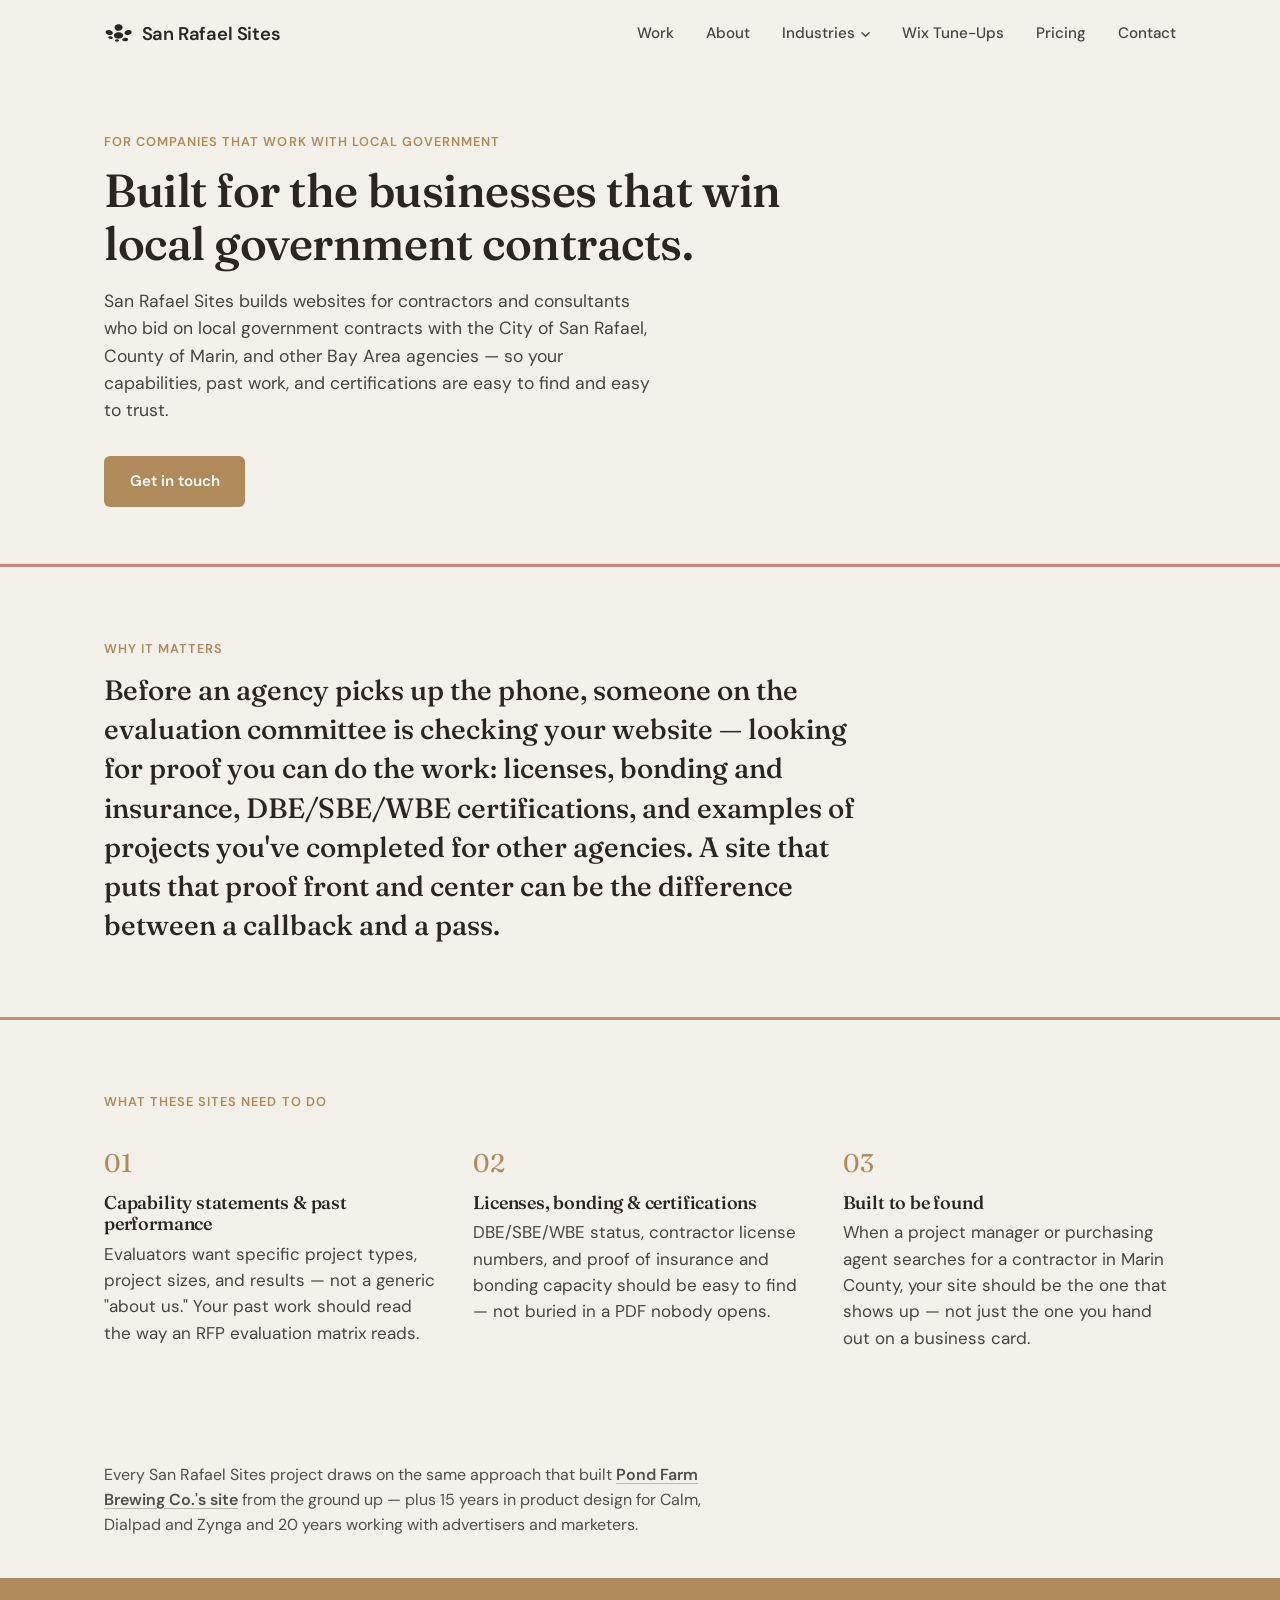
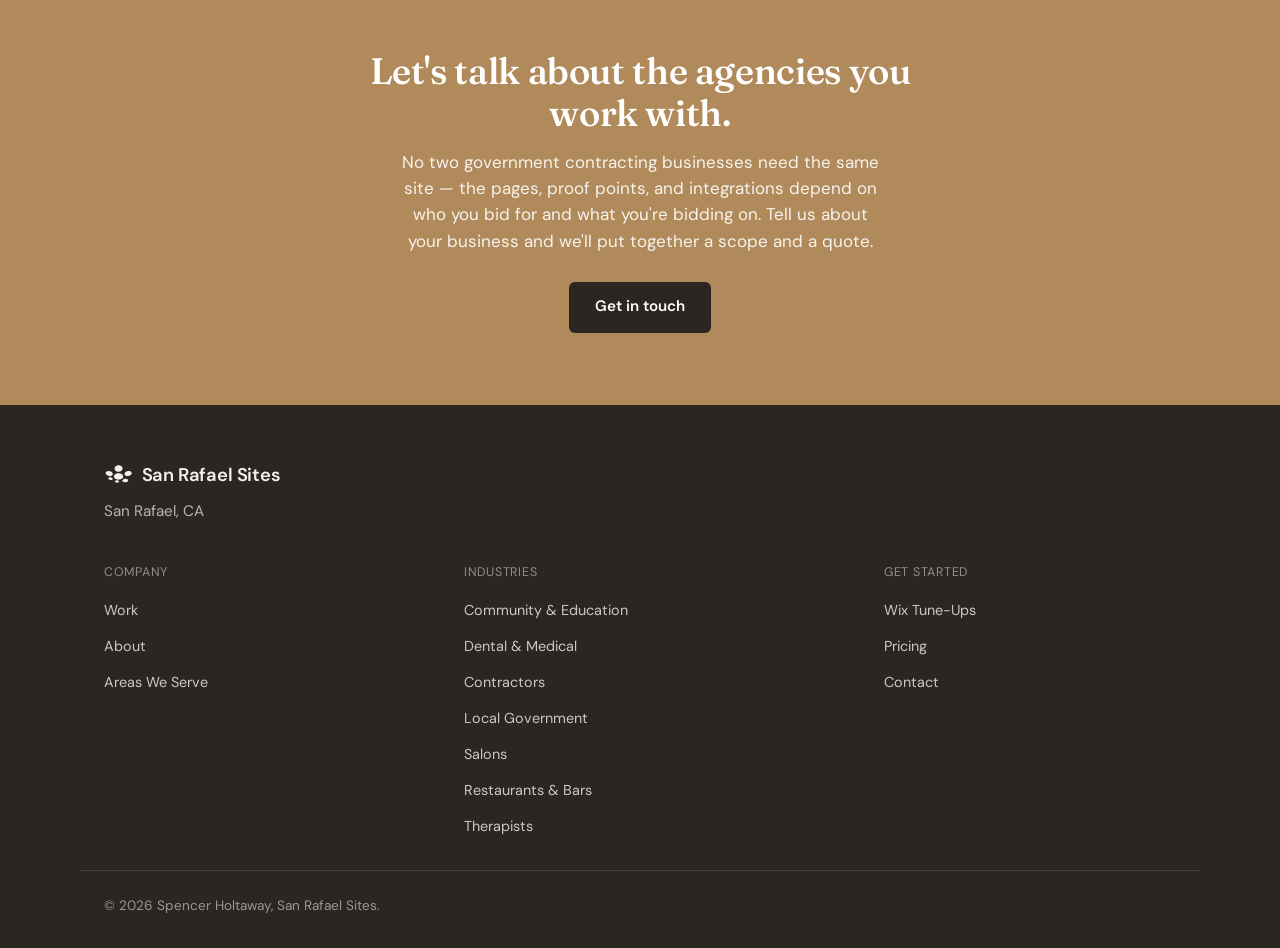
<file: local-government-contracts/index.html>
<!DOCTYPE html>
<html lang="en">
<head>
  <!-- Google tag (gtag.js) — disabled on localhost/local dev so testing doesn't pollute GA4/Ads data -->
  <script>
    window.dataLayer = window.dataLayer || [];
    function gtag(){dataLayer.push(arguments);}
    gtag("js", new Date());
    (function () {
      var host = location.hostname;
      var isLocal = host === "localhost" || host === "127.0.0.1" || host === "::1" || location.protocol === "file:";
      if (isLocal) {
        // Belt-and-suspenders: block via the official opt-out flag, but
        // more importantly, never call gtag("config", ...) at all — the
        // config call itself is what fires Ads remarketing/conversion
        // pixels (rmkt/collect, ccm/collect), which ga-disable-<ID> does
        // NOT prevent.
        window["ga-disable-G-Z8TMT9YLQB"] = true;
        window["ga-disable-AW-18371892051"] = true;
        return;
      }
      gtag("config", "G-Z8TMT9YLQB");
      gtag("config", "AW-18371892051");
    })();
  </script>
  <script async src="https://www.googletagmanager.com/gtag/js?id=G-Z8TMT9YLQB"></script>

  <meta charset="UTF-8">
  <meta name="viewport" content="width=device-width, initial-scale=1.0">
  <title>Websites for Local Government Contracts | San Rafael Sites</title>
  <meta name="description" content="Website design for contractors and consultants who bid on local government contracts — City of San Rafael, County of Marin, and other Bay Area agencies. Scoped and quoted individually, since no two engagements look the same.">
  <link rel="canonical" href="https://www.sanrafaelsites.com/local-government-contracts/">
  <link rel="icon" type="image/svg+xml" href="/assets/img/favicon.svg">

  <meta property="og:type" content="website">
  <meta property="og:site_name" content="San Rafael Sites">
  <meta property="og:title" content="Websites for Local Government Contracts | San Rafael Sites">
  <meta property="og:description" content="Website design for contractors and consultants who bid on local government contracts — City of San Rafael, County of Marin, and other Bay Area agencies. Scoped and quoted individually, since no two engagements look the same.">
  <meta property="og:url" content="https://www.sanrafaelsites.com/local-government-contracts/">
  <meta property="og:image" content="https://www.sanrafaelsites.com/assets/img/social/og-image.png">
  <meta name="twitter:card" content="summary_large_image">
  <meta name="twitter:title" content="Websites for Local Government Contracts | San Rafael Sites">
  <meta name="twitter:description" content="Website design for contractors and consultants who bid on local government contracts — City of San Rafael, County of Marin, and other Bay Area agencies. Scoped and quoted individually, since no two engagements look the same.">
  <meta name="twitter:image" content="https://www.sanrafaelsites.com/assets/img/social/og-image.png">

  <link rel="preconnect" href="https://fonts.googleapis.com">
  <link rel="preconnect" href="https://fonts.gstatic.com" crossorigin>
  <link href="https://fonts.googleapis.com/css2?family=DM+Sans:ital,opsz,wght@0,9..40,400;0,9..40,500;0,9..40,600;0,9..40,700;1,9..40,400&family=Fraunces:ital,opsz,wght,SOFT,WONK@0,9..144,400..600,0,0..1;0,9..144,400..600,100,0..1&display=swap" rel="stylesheet">

  <link rel="stylesheet" href="/styles.css">

  <script type="application/ld+json">
  {
    "@context": "https://schema.org",
    "@type": "ProfessionalService",
    "name": "San Rafael Sites",
    "description": "Website design for contractors and consultants who bid on local government contracts with the City of San Rafael, County of Marin, and other Bay Area agencies.",
    "url": "https://www.sanrafaelsites.com/local-government-contracts/",
    "image": "https://www.sanrafaelsites.com/assets/img/social/og-image.png",
    "email": "sanrafaelsites@holtawaydesign.com",
    "priceRange": "$$",
    "areaServed": [
      { "@type": "City", "name": "San Rafael" },
      { "@type": "City", "name": "San Anselmo" },
      { "@type": "City", "name": "Fairfax" },
      { "@type": "City", "name": "Novato" },
      { "@type": "AdministrativeArea", "name": "Marin County" },
      { "@type": "AdministrativeArea", "name": "Sonoma County" },
      { "@type": "AdministrativeArea", "name": "Bay Area" }
    ],
    "address": {
      "@type": "PostalAddress",
      "addressLocality": "San Rafael",
      "addressRegion": "CA",
      "addressCountry": "US"
    }
  }
  </script>
</head>
<body id="top">

  <a href="#main" class="skip-link">Skip to main content</a>

  <svg style="display:none" aria-hidden="true">
    <symbol id="srs-mark" viewBox="212.42 -0.8 112.48 72.29">
      <path d="M274.15,57.89c-6.45.72-14.02-.71-18.76-5.46-4.43-4.44-4.08-10.72.52-14.89,5.87-5.31,15.29-6.22,22.63-4.05,5.73,1.69,12.43,6.38,11.31,13.21-1.18,7.09-9.39,10.5-15.71,11.2ZM301.5,54.51c-3.47-.47-7.2.03-10.38,1.51-3.76,1.75-7.57,6.1-3.68,9.8,2.76,2.61,7.33,3.02,10.94,2.62,4-.44,9.39-2.24,10.83-6.41,1.56-4.61-4.12-7.02-7.72-7.51ZM317.53,24.1c-5.54-2.1-12.37-.84-17.2,2.43-4.25,2.88-7.74,8.57-4,13.32,3.03,3.86,8.76,4.59,13.3,3.94,5.39-.77,11.57-3.86,13.56-9.28,1.71-4.67-1.33-8.77-5.66-10.41ZM282.57,22.49c4.4-3.77,5.88-9.95,2.85-15.06-3.49-5.87-11.04-8.23-17.52-7.19-6.7,1.07-13.42,6.31-12.97,13.67.82,13.04,19.2,15.82,27.64,8.58ZM221.32,26.53c-8.9,8.97,7.42,17.54,14.89,17.47,5.34-.05,12.51-2.95,11.77-9.49-1.27-10.76-19.53-15.17-26.66-7.98ZM239.02,48.65c-2.89-.38-7.25-.04-8.96,2.78-1.56,2.57.46,5.13,2.63,6.5,3.34,2.1,15.98,3.64,14.72-3.51-.68-3.61-5.2-5.35-8.39-5.77ZM265.76,60.71c-2.78-.35-6.73.02-8.69,2.33-1.69,2-.7,4.17,1.28,5.5,3.24,2.17,13.98,2.95,14.14-2.97-.04-3.18-4.18-4.54-6.72-4.86Z"/>
    </symbol>
  </svg>

  <header class="nav">
    <div class="wrap nav__inner">
      <a class="logo logo--row" href="/" aria-label="San Rafael Sites — home">
        <svg class="mark-icon" aria-hidden="true"><use href="#srs-mark"></use></svg>
        <span class="wordmark">San Rafael Sites</span>
      </a>

      <button class="nav__toggle" id="navToggle" aria-expanded="false" aria-controls="navMenu" aria-label="Toggle menu">
        <span></span><span></span><span></span>
      </button>

      <nav class="nav__links" id="navMenu">
        <a href="/work/">Work</a>
        <a href="/about/">About</a>
        <div class="nav__dropdown" id="navDropdown">
          <button class="nav__dropdown-toggle" id="dropdownToggle" type="button" aria-expanded="false" aria-controls="dropdownMenu">
            Industries
            <svg class="nav__dropdown-caret" viewBox="0 0 10 6" fill="none" aria-hidden="true"><path d="M1 1l4 4 4-4" stroke="currentColor" stroke-width="1.5" stroke-linecap="round" stroke-linejoin="round"/></svg>
          </button>
          <ul class="nav__dropdown-menu" id="dropdownMenu">
            <li><a href="/community-education/">Community &amp; Education</a></li>
            <li><a href="/dental-medical/">Dental &amp; Medical</a></li>
            <li><a href="/contractors/">Contractors</a></li>
            <li><a href="/local-government-contracts/">Local Government Contracts</a></li>
            <li><a href="/salons/">Salons</a></li>
            <li><a href="/restaurants/">Restaurants &amp; Bars</a></li>
            <li><a href="/therapists/">Therapists</a></li>
          </ul>
        </div>
        <a href="/wix-tune-ups/">Wix Tune-Ups</a>
        <a href="/#pricing">Pricing</a>
        <a href="#contact">Contact</a>
      </nav>
    </div>
  </header>

  <main id="main" tabindex="-1">

    <section class="industry-hero">
      <div class="wrap">
        <p class="eyebrow">For Companies That Work With Local Government</p>
        <h1>Built for the businesses that win local government contracts.</h1>
        <p class="industry-hero__sub">San Rafael Sites builds websites for contractors and consultants who bid on local government contracts with the City of San Rafael, County of Marin, and other Bay Area agencies — so your capabilities, past work, and certifications are easy to find and easy to trust.</p>
        <div class="industry-hero__actions">
          <a class="btn btn--primary" href="#contact">Get in touch</a>
        </div>
      </div>
    </section>

    <section class="value-prop">
      <div class="wrap">
        <p class="eyebrow">Why it matters</p>
        <p class="value-prop__text">Before an agency picks up the phone, someone on the evaluation committee is checking your website — looking for proof you can do the work: licenses, bonding and insurance, DBE/SBE/WBE certifications, and examples of projects you've completed for other agencies. A site that puts that proof front and center can be the difference between a callback and a pass.</p>
      </div>
    </section>

    <section class="process">
      <div class="wrap">
        <p class="eyebrow">What these sites need to do</p>
        <ol class="process__list">
          <li>
            <span class="process__num">01</span>
            <h3>Capability statements &amp; past performance</h3>
            <p>Evaluators want specific project types, project sizes, and results — not a generic "about us." Your past work should read the way an RFP evaluation matrix reads.</p>
          </li>
          <li>
            <span class="process__num">02</span>
            <h3>Licenses, bonding &amp; certifications</h3>
            <p>DBE/SBE/WBE status, contractor license numbers, and proof of insurance and bonding capacity should be easy to find — not buried in a PDF nobody opens.</p>
          </li>
          <li>
            <span class="process__num">03</span>
            <h3>Built to be found</h3>
            <p>When a project manager or purchasing agent searches for a contractor in Marin County, your site should be the one that shows up — not just the one you hand out on a business card.</p>
          </li>
        </ol>
      </div>
    </section>

    <section class="credibility-anchor" id="about">
      <div class="wrap">
        <p>Every San Rafael Sites project draws on the same approach that built <a href="/work/#pond-farm">Pond Farm Brewing Co.'s site</a> from the ground up — plus 15 years in product design for Calm, Dialpad and Zynga and 20 years working with advertisers and marketers.</p>
      </div>
    </section>

    <section class="industry-cta" id="contact">
      <div class="wrap industry-cta__inner">
        <h2>Let's talk about the agencies you work with.</h2>
        <p>No two government contracting businesses need the same site — the pages, proof points, and integrations depend on who you bid for and what you're bidding on. Tell us about your business and we'll put together a scope and a quote.</p>
        <a class="btn btn--primary" href="mailto:sanrafaelsites@holtawaydesign.com?subject=Website%20for%20local%20government%20contracting%20work">Get in touch</a>
      </div>
    </section>

  </main>

  <footer class="footer">
    <div class="wrap footer__inner">
      <div class="footer__col">
        <a class="logo logo--row" href="/" aria-label="San Rafael Sites">
          <svg class="mark-icon" aria-hidden="true"><use href="#srs-mark"></use></svg>
          <span class="wordmark">San Rafael Sites</span>
        </a>
        <p class="footer__location">San Rafael, CA</p>
      </div>

      <nav class="footer__links" aria-label="Footer">
        <div class="footer__links-col">
          <p class="footer__links-title">Company</p>
          <ul>
            <li><a href="/work/">Work</a></li>
            <li><a href="/about/">About</a></li>
            <li><a href="/areas-we-serve/">Areas We Serve</a></li>
          </ul>
        </div>

        <div class="footer__links-col">
          <p class="footer__links-title">Industries</p>
          <ul>
            <li><a href="/community-education/">Community &amp; Education</a></li>
            <li><a href="/dental-medical/">Dental &amp; Medical</a></li>
            <li><a href="/contractors/">Contractors</a></li>
            <li><a href="/local-government-contracts/">Local Government</a></li>
            <li><a href="/salons/">Salons</a></li>
            <li><a href="/restaurants/">Restaurants &amp; Bars</a></li>
            <li><a href="/therapists/">Therapists</a></li>
          </ul>
        </div>

        <div class="footer__links-col">
          <p class="footer__links-title">Get Started</p>
          <ul>
            <li><a href="/wix-tune-ups/">Wix Tune-Ups</a></li>
            <li><a href="/#pricing">Pricing</a></li>
            <li><a href="#contact">Contact</a></li>
          </ul>
        </div>
      </nav>
    </div>
    <div class="wrap">
      <p class="footer__copy">&copy; <span id="year"></span> Spencer Holtaway, San Rafael Sites.</p>
    </div>
  </footer>

  <script src="/assets/js/pricing.js"></script>
  <script src="/script.js"></script>
  <script src="/assets/js/analytics.js"></script>
</body>
</html>
</file>
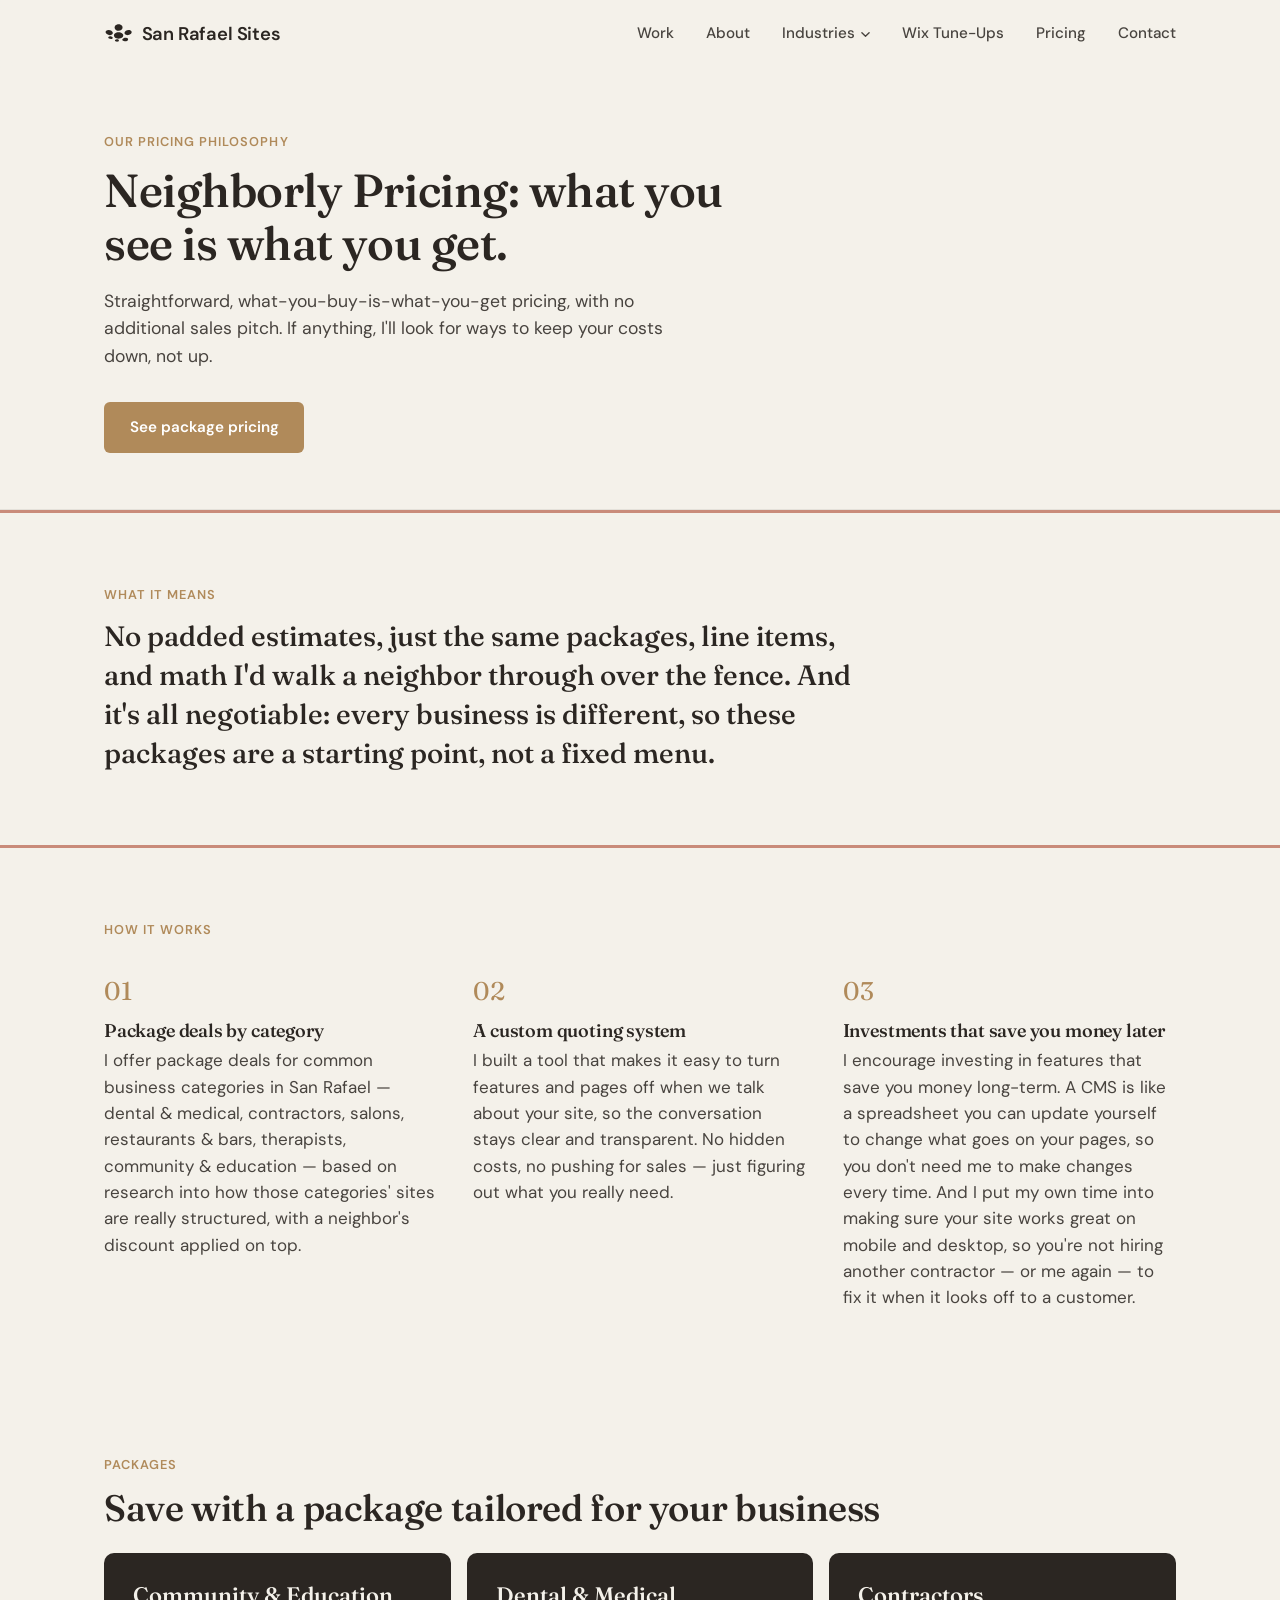
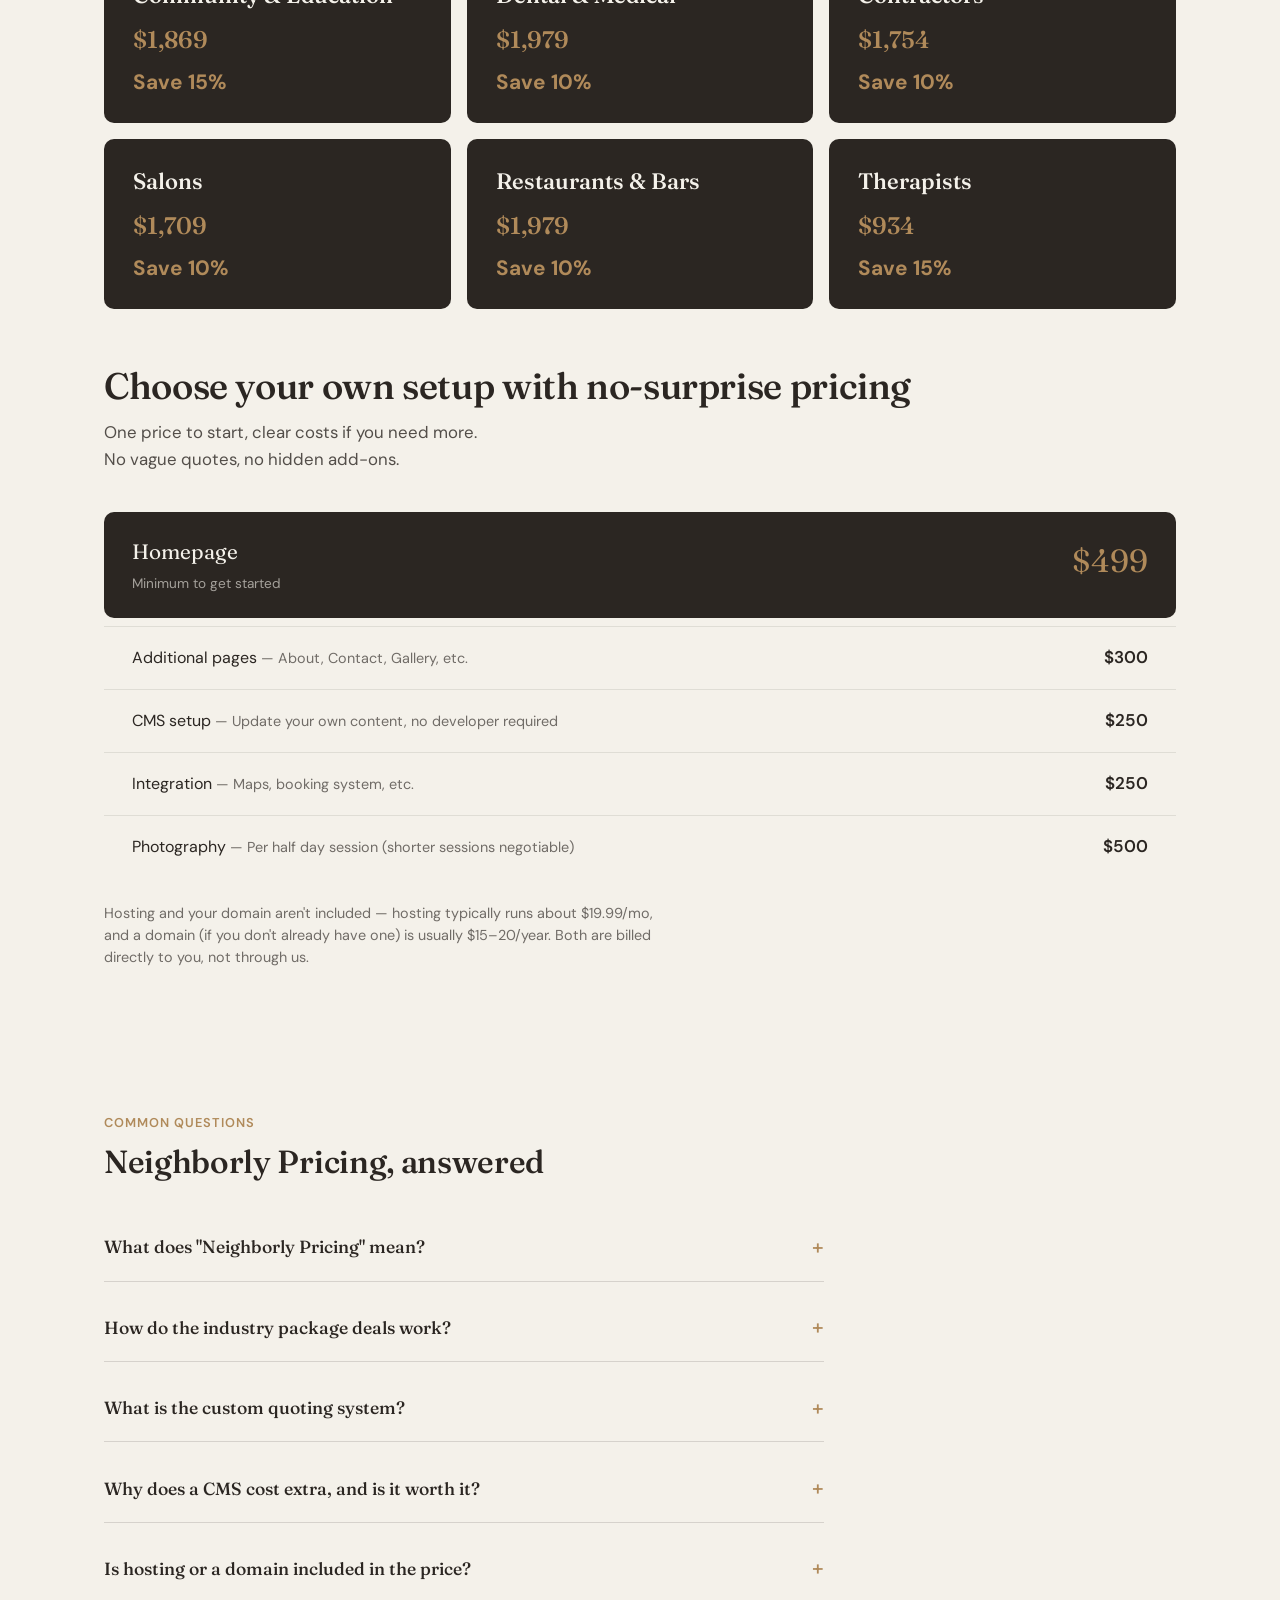
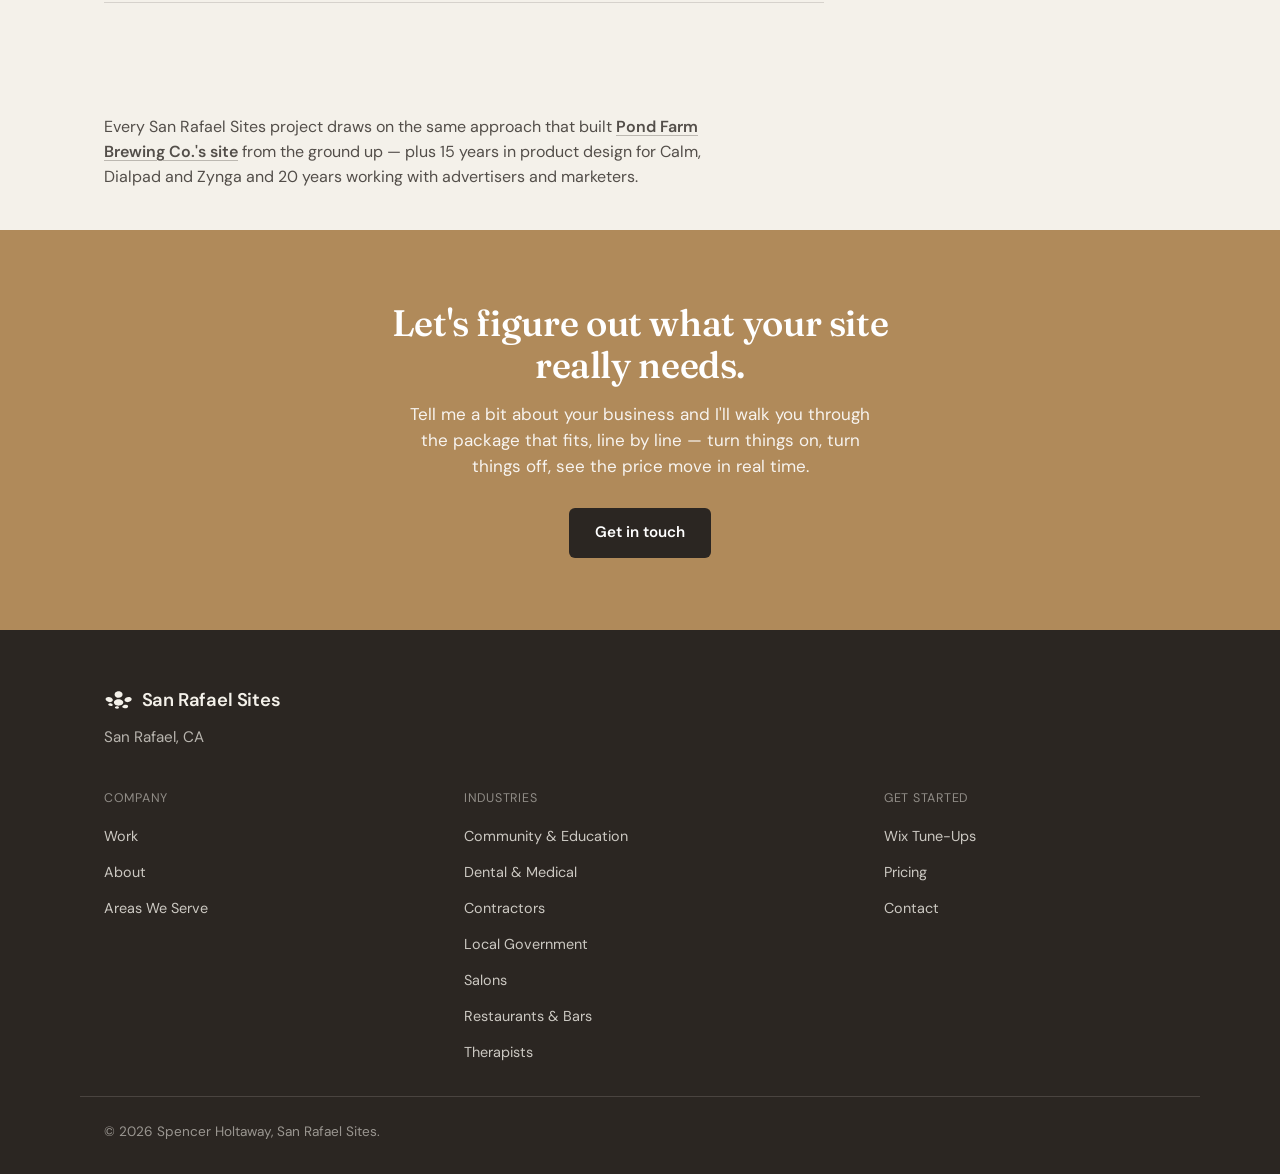
<file: pricing/index.html>
<!DOCTYPE html>
<html lang="en">
<head>
  <!-- Google tag (gtag.js) — disabled on localhost/local dev so testing doesn't pollute GA4/Ads data -->
  <script>
    window.dataLayer = window.dataLayer || [];
    function gtag(){dataLayer.push(arguments);}
    gtag("js", new Date());
    (function () {
      var host = location.hostname;
      var isLocal = host === "localhost" || host === "127.0.0.1" || host === "::1" || location.protocol === "file:";
      if (isLocal) {
        // Belt-and-suspenders: block via the official opt-out flag, but
        // more importantly, never call gtag("config", ...) at all — the
        // config call itself is what fires Ads remarketing/conversion
        // pixels (rmkt/collect, ccm/collect), which ga-disable-<ID> does
        // NOT prevent.
        window["ga-disable-G-Z8TMT9YLQB"] = true;
        window["ga-disable-AW-18371892051"] = true;
        return;
      }
      gtag("config", "G-Z8TMT9YLQB");
      gtag("config", "AW-18371892051");
    })();
  </script>
  <script async src="https://www.googletagmanager.com/gtag/js?id=G-Z8TMT9YLQB"></script>

  <meta charset="UTF-8">
  <meta name="viewport" content="width=device-width, initial-scale=1.0">
  <title>Website Pricing, Explained — Neighborly Pricing | San Rafael Sites</title>
  <meta name="description" content="What-you-buy-is-what-you-get website pricing for San Rafael businesses: package deals by industry, a custom quoting system with no hidden costs, and a neighbor's discount built in.">
  <link rel="canonical" href="https://www.sanrafaelsites.com/pricing/">
  <link rel="icon" type="image/svg+xml" href="/assets/img/favicon.svg">

  <meta property="og:type" content="website">
  <meta property="og:site_name" content="San Rafael Sites">
  <meta property="og:title" content="Website Pricing, Explained — Neighborly Pricing | San Rafael Sites">
  <meta property="og:description" content="What-you-buy-is-what-you-get website pricing for San Rafael businesses: package deals by industry, a custom quoting system with no hidden costs, and a neighbor's discount built in.">
  <meta property="og:url" content="https://www.sanrafaelsites.com/pricing/">
  <meta property="og:image" content="https://www.sanrafaelsites.com/assets/img/social/og-image.png">
  <meta name="twitter:card" content="summary_large_image">
  <meta name="twitter:title" content="Website Pricing, Explained — Neighborly Pricing | San Rafael Sites">
  <meta name="twitter:description" content="What-you-buy-is-what-you-get website pricing for San Rafael businesses: package deals by industry, a custom quoting system with no hidden costs, and a neighbor's discount built in.">
  <meta name="twitter:image" content="https://www.sanrafaelsites.com/assets/img/social/og-image.png">

  <link rel="preconnect" href="https://fonts.googleapis.com">
  <link rel="preconnect" href="https://fonts.gstatic.com" crossorigin>
  <link href="https://fonts.googleapis.com/css2?family=DM+Sans:ital,opsz,wght@0,9..40,400;0,9..40,500;0,9..40,600;0,9..40,700;1,9..40,400&family=Fraunces:ital,opsz,wght,SOFT,WONK@0,9..144,400..600,0,0..1;0,9..144,400..600,100,0..1&display=swap" rel="stylesheet">

  <link rel="stylesheet" href="/styles.css">

  <script type="application/ld+json">
  {
    "@context": "https://schema.org",
    "@type": "Service",
    "serviceType": "Website Design Pricing",
    "name": "Neighborly Pricing",
    "provider": {
      "@type": "ProfessionalService",
      "name": "San Rafael Sites",
      "email": "sanrafaelsites@holtawaydesign.com",
      "areaServed": [
        { "@type": "City", "name": "San Rafael" },
        { "@type": "City", "name": "San Anselmo" },
        { "@type": "City", "name": "Fairfax" },
        { "@type": "City", "name": "Novato" },
        { "@type": "AdministrativeArea", "name": "Marin County" },
        { "@type": "AdministrativeArea", "name": "Sonoma County" },
        { "@type": "AdministrativeArea", "name": "Bay Area" }
      ]
    },
    "description": "Flat, itemized website pricing built from industry-specific packages with a neighbor's discount applied, plus a custom quoting system so features and pages can be turned on or off in plain view.",
    "url": "https://www.sanrafaelsites.com/pricing/"
  }
  </script>

  <script type="application/ld+json">
  {
    "@context": "https://schema.org",
    "@type": "FAQPage",
    "mainEntity": [
      {
        "@type": "Question",
        "name": "What does \"Neighborly Pricing\" mean?",
        "acceptedAnswer": {
          "@type": "Answer",
          "text": "Straightforward, what-you-buy-is-what-you-get pricing, with no additional sales pitch. If anything, I look for ways to keep your costs down, not up."
        }
      },
      {
        "@type": "Question",
        "name": "How do the industry package deals work?",
        "acceptedAnswer": {
          "@type": "Answer",
          "text": "I offer package deals for common business categories in San Rafael, based on research into how those categories' sites are typically structured, with a neighbor's discount applied on top of the itemized total."
        }
      },
      {
        "@type": "Question",
        "name": "What is the custom quoting system?",
        "acceptedAnswer": {
          "@type": "Answer",
          "text": "A tool built to make it easy to turn features and pages on or off while we talk about your site, so the conversation stays clear and transparent — no hidden costs, no pushing for sales, just figuring out what you really need."
        }
      },
      {
        "@type": "Question",
        "name": "Why does a CMS cost extra, and is it worth it?",
        "acceptedAnswer": {
          "@type": "Answer",
          "text": "A CMS is like a spreadsheet you can update yourself to change what goes on your pages, so you don't need to hire someone every time something changes. It's an upfront cost that's designed to save you money — and back-and-forth — over the life of the site."
        }
      },
      {
        "@type": "Question",
        "name": "Is hosting or a domain included in the price?",
        "acceptedAnswer": {
          "@type": "Answer",
          "text": "No — hosting and your domain are billed directly to you, not through San Rafael Sites. Hosting typically runs about $19.99/mo, and a domain (if you don't already have one) is usually $15–20/year."
        }
      }
    ]
  }
  </script>
</head>
<body id="top">

  <a href="#main" class="skip-link">Skip to main content</a>

  <svg style="display:none" aria-hidden="true">
    <symbol id="srs-mark" viewBox="212.42 -0.8 112.48 72.29">
      <path d="M274.15,57.89c-6.45.72-14.02-.71-18.76-5.46-4.43-4.44-4.08-10.72.52-14.89,5.87-5.31,15.29-6.22,22.63-4.05,5.73,1.69,12.43,6.38,11.31,13.21-1.18,7.09-9.39,10.5-15.71,11.2ZM301.5,54.51c-3.47-.47-7.2.03-10.38,1.51-3.76,1.75-7.57,6.1-3.68,9.8,2.76,2.61,7.33,3.02,10.94,2.62,4-.44,9.39-2.24,10.83-6.41,1.56-4.61-4.12-7.02-7.72-7.51ZM317.53,24.1c-5.54-2.1-12.37-.84-17.2,2.43-4.25,2.88-7.74,8.57-4,13.32,3.03,3.86,8.76,4.59,13.3,3.94,5.39-.77,11.57-3.86,13.56-9.28,1.71-4.67-1.33-8.77-5.66-10.41ZM282.57,22.49c4.4-3.77,5.88-9.95,2.85-15.06-3.49-5.87-11.04-8.23-17.52-7.19-6.7,1.07-13.42,6.31-12.97,13.67.82,13.04,19.2,15.82,27.64,8.58ZM221.32,26.53c-8.9,8.97,7.42,17.54,14.89,17.47,5.34-.05,12.51-2.95,11.77-9.49-1.27-10.76-19.53-15.17-26.66-7.98ZM239.02,48.65c-2.89-.38-7.25-.04-8.96,2.78-1.56,2.57.46,5.13,2.63,6.5,3.34,2.1,15.98,3.64,14.72-3.51-.68-3.61-5.2-5.35-8.39-5.77ZM265.76,60.71c-2.78-.35-6.73.02-8.69,2.33-1.69,2-.7,4.17,1.28,5.5,3.24,2.17,13.98,2.95,14.14-2.97-.04-3.18-4.18-4.54-6.72-4.86Z"/>
    </symbol>
  </svg>

  <header class="nav">
    <div class="wrap nav__inner">
      <a class="logo logo--row" href="/" aria-label="San Rafael Sites — home">
        <svg class="mark-icon" aria-hidden="true"><use href="#srs-mark"></use></svg>
        <span class="wordmark">San Rafael Sites</span>
      </a>

      <button class="nav__toggle" id="navToggle" aria-expanded="false" aria-controls="navMenu" aria-label="Toggle menu">
        <span></span><span></span><span></span>
      </button>

      <nav class="nav__links" id="navMenu">
        <a href="/work/">Work</a>
        <a href="/about/">About</a>
        <div class="nav__dropdown" id="navDropdown">
          <button class="nav__dropdown-toggle" id="dropdownToggle" type="button" aria-expanded="false" aria-controls="dropdownMenu">
            Industries
            <svg class="nav__dropdown-caret" viewBox="0 0 10 6" fill="none" aria-hidden="true"><path d="M1 1l4 4 4-4" stroke="currentColor" stroke-width="1.5" stroke-linecap="round" stroke-linejoin="round"/></svg>
          </button>
          <ul class="nav__dropdown-menu" id="dropdownMenu">
            <li><a href="/community-education/">Community &amp; Education</a></li>
            <li><a href="/dental-medical/">Dental &amp; Medical</a></li>
            <li><a href="/contractors/">Contractors</a></li>
            <li><a href="/local-government-contracts/">Local Government Contracts</a></li>
            <li><a href="/salons/">Salons</a></li>
            <li><a href="/restaurants/">Restaurants &amp; Bars</a></li>
            <li><a href="/therapists/">Therapists</a></li>
          </ul>
        </div>
        <a href="/wix-tune-ups/">Wix Tune-Ups</a>
        <a href="/#pricing">Pricing</a>
        <a href="#contact">Contact</a>
      </nav>
    </div>
  </header>

  <main id="main" tabindex="-1">

    <section class="industry-hero">
      <div class="wrap">
        <p class="eyebrow">Our Pricing Philosophy</p>
        <h1>Neighborly Pricing: what you see is what you get.</h1>
        <p class="industry-hero__sub">Straightforward, what-you-buy-is-what-you-get pricing, with no additional sales pitch. If anything, I'll look for ways to keep your costs down, not up.</p>
        <div class="industry-hero__actions">
          <a class="btn btn--primary" href="#packages">See package pricing</a>
        </div>
      </div>
    </section>

    <section class="value-prop">
      <div class="wrap">
        <p class="eyebrow">What it means</p>
        <p class="value-prop__text">No padded estimates, just the same packages, line items, and math I'd walk a neighbor through over the fence. And it's all negotiable: every business is different, so these packages are a starting point, not a fixed menu.</p>
      </div>
    </section>

    <section class="process">
      <div class="wrap">
        <p class="eyebrow">How it works</p>
        <ol class="process__list">
          <li>
            <span class="process__num">01</span>
            <h3>Package deals by category</h3>
            <p>I offer package deals for common business categories in San Rafael — dental &amp; medical, contractors, salons, restaurants &amp; bars, therapists, community &amp; education — based on research into how those categories' sites are really structured, with a neighbor's discount applied on top.</p>
          </li>
          <li>
            <span class="process__num">02</span>
            <h3>A custom quoting system</h3>
            <p>I built a tool that makes it easy to turn features and pages off when we talk about your site, so the conversation stays clear and transparent. No hidden costs, no pushing for sales — just figuring out what you really need.</p>
          </li>
          <li>
            <span class="process__num">03</span>
            <h3>Investments that save you money later</h3>
            <p>I encourage investing in features that save you money long-term. A CMS is like a spreadsheet you can update yourself to change what goes on your pages, so you don't need me to make changes every time. And I put my own time into making sure your site works great on mobile and desktop, so you're not hiring another contractor — or me again — to fix it when it looks off to a customer.</p>
          </li>
        </ol>
      </div>
    </section>

    <section class="pricing" id="packages">
      <div class="wrap">
        <p class="eyebrow">Packages</p>

        <div class="pricing__industries">
          <h3 class="pricing__industries-title">Save with a package tailored for your business</h3>
          <div class="pricing__industries-grid">

            <a class="pricing__industry-card" href="/community-education/#pricing" data-pkg-scope>
              <ul hidden data-pkg data-pkg-compute-only data-pkg-id="community-education" data-pkg-name="Community &amp; Education Package" data-pages-list="Home, About / Mission, Programs & Events, Get Involved, Contact" data-cms="1" data-integrations="1"></ul>
              <span class="pricing__industry-name">Community &amp; Education</span>
              <span class="pricing__industry-price" data-pkg-price>$2,294</span>
              <span class="pricing__industry-discount">Save <span data-pkg-discount-percent>15%</span></span>
              <span class="pricing__industry-arrow" aria-hidden="true">&rarr;</span>
            </a>

            <a class="pricing__industry-card" href="/dental-medical/#pricing" data-pkg-scope>
              <ul hidden data-pkg data-pkg-compute-only data-pkg-id="dental-medical" data-pkg-name="Dental &amp; Medical Package" data-pages-list="Home, Services, Meet the Doctor, New Patients, Contact" data-cms="1" data-integrations="1"></ul>
              <span class="pricing__industry-name">Dental &amp; Medical</span>
              <span class="pricing__industry-price" data-pkg-price>$2,429</span>
              <span class="pricing__industry-discount">Save <span data-pkg-discount-percent>10%</span></span>
              <span class="pricing__industry-arrow" aria-hidden="true">&rarr;</span>
            </a>

            <a class="pricing__industry-card" href="/contractors/#pricing" data-pkg-scope>
              <ul hidden data-pkg data-pkg-compute-only data-pkg-id="contractors" data-pkg-name="Contractor Package" data-pages-list="Home, Services, Gallery, About, Contact" data-cms="1" data-integrations="0"></ul>
              <span class="pricing__industry-name">Contractors</span>
              <span class="pricing__industry-price" data-pkg-price>$2,204</span>
              <span class="pricing__industry-discount">Save <span data-pkg-discount-percent>10%</span></span>
              <span class="pricing__industry-arrow" aria-hidden="true">&rarr;</span>
            </a>

            <a class="pricing__industry-card" href="/salons/#pricing" data-pkg-scope>
              <ul hidden data-pkg data-pkg-compute-only data-pkg-id="salons" data-pkg-name="Salon Package" data-pages-list="Home, Services & Pricing, Gallery, Contact" data-cms="1" data-integrations="1"></ul>
              <span class="pricing__industry-name">Salons</span>
              <span class="pricing__industry-price" data-pkg-price>$2,159</span>
              <span class="pricing__industry-discount">Save <span data-pkg-discount-percent>10%</span></span>
              <span class="pricing__industry-arrow" aria-hidden="true">&rarr;</span>
            </a>

            <a class="pricing__industry-card" href="/restaurants/#pricing" data-pkg-scope>
              <ul hidden data-pkg data-pkg-compute-only data-pkg-id="restaurants" data-pkg-name="Restaurant &amp; Bar Package" data-pages-list="Home, Menu, Events, Reservations, Contact" data-cms="1" data-integrations="1"></ul>
              <span class="pricing__industry-name">Restaurants &amp; Bars</span>
              <span class="pricing__industry-price" data-pkg-price>$2,429</span>
              <span class="pricing__industry-discount">Save <span data-pkg-discount-percent>10%</span></span>
              <span class="pricing__industry-arrow" aria-hidden="true">&rarr;</span>
            </a>

            <a class="pricing__industry-card" href="/therapists/#pricing" data-pkg-scope>
              <ul hidden data-pkg data-pkg-compute-only data-pkg-id="therapists" data-pkg-name="Therapist Package" data-pages-list="Home, About, Services & Specialties" data-cms="0" data-integrations="0"></ul>
              <span class="pricing__industry-name">Therapists</span>
              <span class="pricing__industry-price" data-pkg-price>$1,359</span>
              <span class="pricing__industry-discount">Save <span data-pkg-discount-percent>15%</span></span>
              <span class="pricing__industry-arrow" aria-hidden="true">&rarr;</span>
            </a>

          </div>
        </div>

        <h2 class="pricing__title">Choose your own setup with no-surprise pricing</h2>
        <p class="pricing__dek">One price to start, clear costs if you need more.<br>No vague quotes, no hidden add-ons.</p>

        <div class="pricing__breakdown-sequence">
          <div class="pricing__base">
            <div class="pricing__base-label">
              <span class="pricing__base-name">Homepage</span>
              <span class="pricing__base-note">Minimum to get started</span>
            </div>
            <span class="pricing__base-price" data-rate="homepage">$999</span>
          </div>

          <ul class="pricing__addons">
            <li>
              <span class="pricing__addon-name">Additional pages <small>— About, Contact, Gallery, etc.</small></span>
              <span class="pricing__addon-price" data-rate="page">$300</span>
            </li>
            <li>
              <span class="pricing__addon-name">CMS setup <small>— Update your own content, no developer required</small></span>
              <span class="pricing__addon-price" data-rate="cms">$250</span>
            </li>
            <li>
              <span class="pricing__addon-name">Integration <small>— Maps, booking system, etc.</small></span>
              <span class="pricing__addon-price" data-rate="integration">$250</span>
            </li>
            <li>
              <span class="pricing__addon-name">Photography <small>— Per half day session (shorter sessions negotiable)</small></span>
              <span class="pricing__addon-price" data-rate="photography">$500</span>
            </li>
          </ul>
        </div>

        <p class="pricing__hosting-note">Hosting and your domain aren't included — hosting typically runs about $19.99/mo, and a domain (if you don't already have one) is usually $15–20/year. Both are billed directly to you, not through us.</p>
      </div>
    </section>

    <section class="faq" id="faq">
      <div class="wrap">
        <p class="eyebrow">Common questions</p>
        <h2 class="faq__title">Neighborly Pricing, answered</h2>
        <div class="faq__list">
          <details class="faq__item">
            <summary>What does "Neighborly Pricing" mean?</summary>
            <div class="faq__panel"><p>Straightforward, what-you-buy-is-what-you-get pricing, with no additional sales pitch. If anything, I look for ways to keep your costs down, not up.</p></div>
          </details>
          <details class="faq__item">
            <summary>How do the industry package deals work?</summary>
            <div class="faq__panel"><p>I offer package deals for common business categories in San Rafael, based on research into how those categories' sites are typically structured, with a neighbor's discount applied on top of the itemized total.</p></div>
          </details>
          <details class="faq__item">
            <summary>What is the custom quoting system?</summary>
            <div class="faq__panel"><p>A tool built to make it easy to turn features and pages on or off while we talk about your site, so the conversation stays clear and transparent — no hidden costs, no pushing for sales, just figuring out what you really need.</p></div>
          </details>
          <details class="faq__item">
            <summary>Why does a CMS cost extra, and is it worth it?</summary>
            <div class="faq__panel"><p>A CMS is like a spreadsheet you can update yourself to change what goes on your pages, so you don't need to hire someone every time something changes. It's an upfront cost designed to save you money — and back-and-forth — over the life of the site.</p></div>
          </details>
          <details class="faq__item">
            <summary>Is hosting or a domain included in the price?</summary>
            <div class="faq__panel"><p>No — hosting and your domain are billed directly to you, not through San Rafael Sites. Hosting typically runs about $19.99/mo, and a domain (if you don't already have one) is usually $15–20/year.</p></div>
          </details>
        </div>
      </div>
    </section>

    <section class="credibility-anchor" id="about">
      <div class="wrap">
        <p>Every San Rafael Sites project draws on the same approach that built <a href="/work/#pond-farm">Pond Farm Brewing Co.'s site</a> from the ground up — plus 15 years in product design for Calm, Dialpad and Zynga and 20 years working with advertisers and marketers.</p>
      </div>
    </section>

    <section class="industry-cta" id="contact">
      <div class="wrap industry-cta__inner">
        <h2>Let's figure out what your site really needs.</h2>
        <p>Tell me a bit about your business and I'll walk you through the package that fits, line by line — turn things on, turn things off, see the price move in real time.</p>
        <a class="btn btn--primary" href="mailto:sanrafaelsites@holtawaydesign.com?subject=Question%20about%20pricing">Get in touch</a>
      </div>
    </section>

  </main>

  <footer class="footer">
    <div class="wrap footer__inner">
      <div class="footer__col">
        <a class="logo logo--row" href="/" aria-label="San Rafael Sites">
          <svg class="mark-icon" aria-hidden="true"><use href="#srs-mark"></use></svg>
          <span class="wordmark">San Rafael Sites</span>
        </a>
        <p class="footer__location">San Rafael, CA</p>
      </div>

      <nav class="footer__links" aria-label="Footer">
        <div class="footer__links-col">
          <p class="footer__links-title">Company</p>
          <ul>
            <li><a href="/work/">Work</a></li>
            <li><a href="/about/">About</a></li>
            <li><a href="/areas-we-serve/">Areas We Serve</a></li>
          </ul>
        </div>

        <div class="footer__links-col">
          <p class="footer__links-title">Industries</p>
          <ul>
            <li><a href="/community-education/">Community &amp; Education</a></li>
            <li><a href="/dental-medical/">Dental &amp; Medical</a></li>
            <li><a href="/contractors/">Contractors</a></li>
            <li><a href="/local-government-contracts/">Local Government</a></li>
            <li><a href="/salons/">Salons</a></li>
            <li><a href="/restaurants/">Restaurants &amp; Bars</a></li>
            <li><a href="/therapists/">Therapists</a></li>
          </ul>
        </div>

        <div class="footer__links-col">
          <p class="footer__links-title">Get Started</p>
          <ul>
            <li><a href="/wix-tune-ups/">Wix Tune-Ups</a></li>
            <li><a href="/#pricing">Pricing</a></li>
            <li><a href="#contact">Contact</a></li>
          </ul>
        </div>
      </nav>
    </div>
    <div class="wrap">
      <p class="footer__copy">&copy; <span id="year"></span> Spencer Holtaway, San Rafael Sites.</p>
    </div>
  </footer>

  <script src="/assets/js/pricing.js"></script>
  <script src="/script.js"></script>
  <script src="/assets/js/analytics.js"></script>
</body>
</html>
</file>
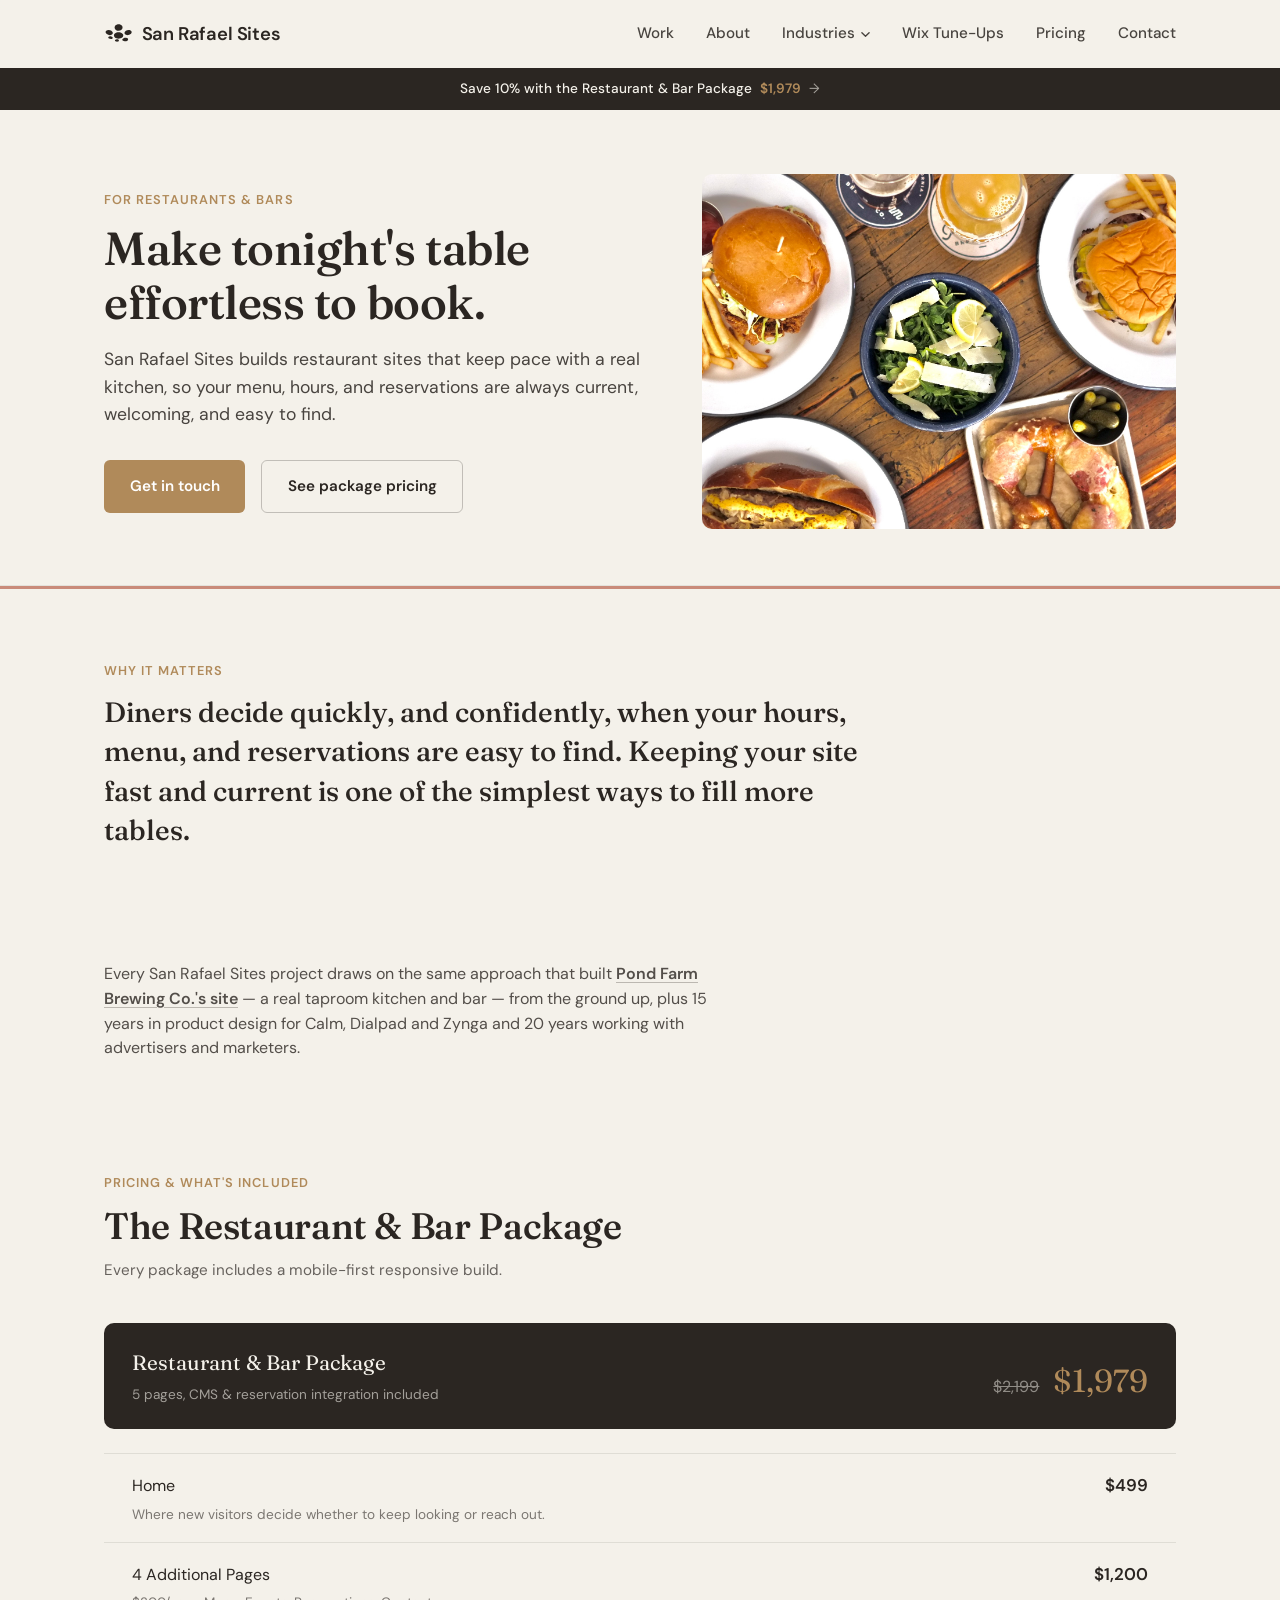
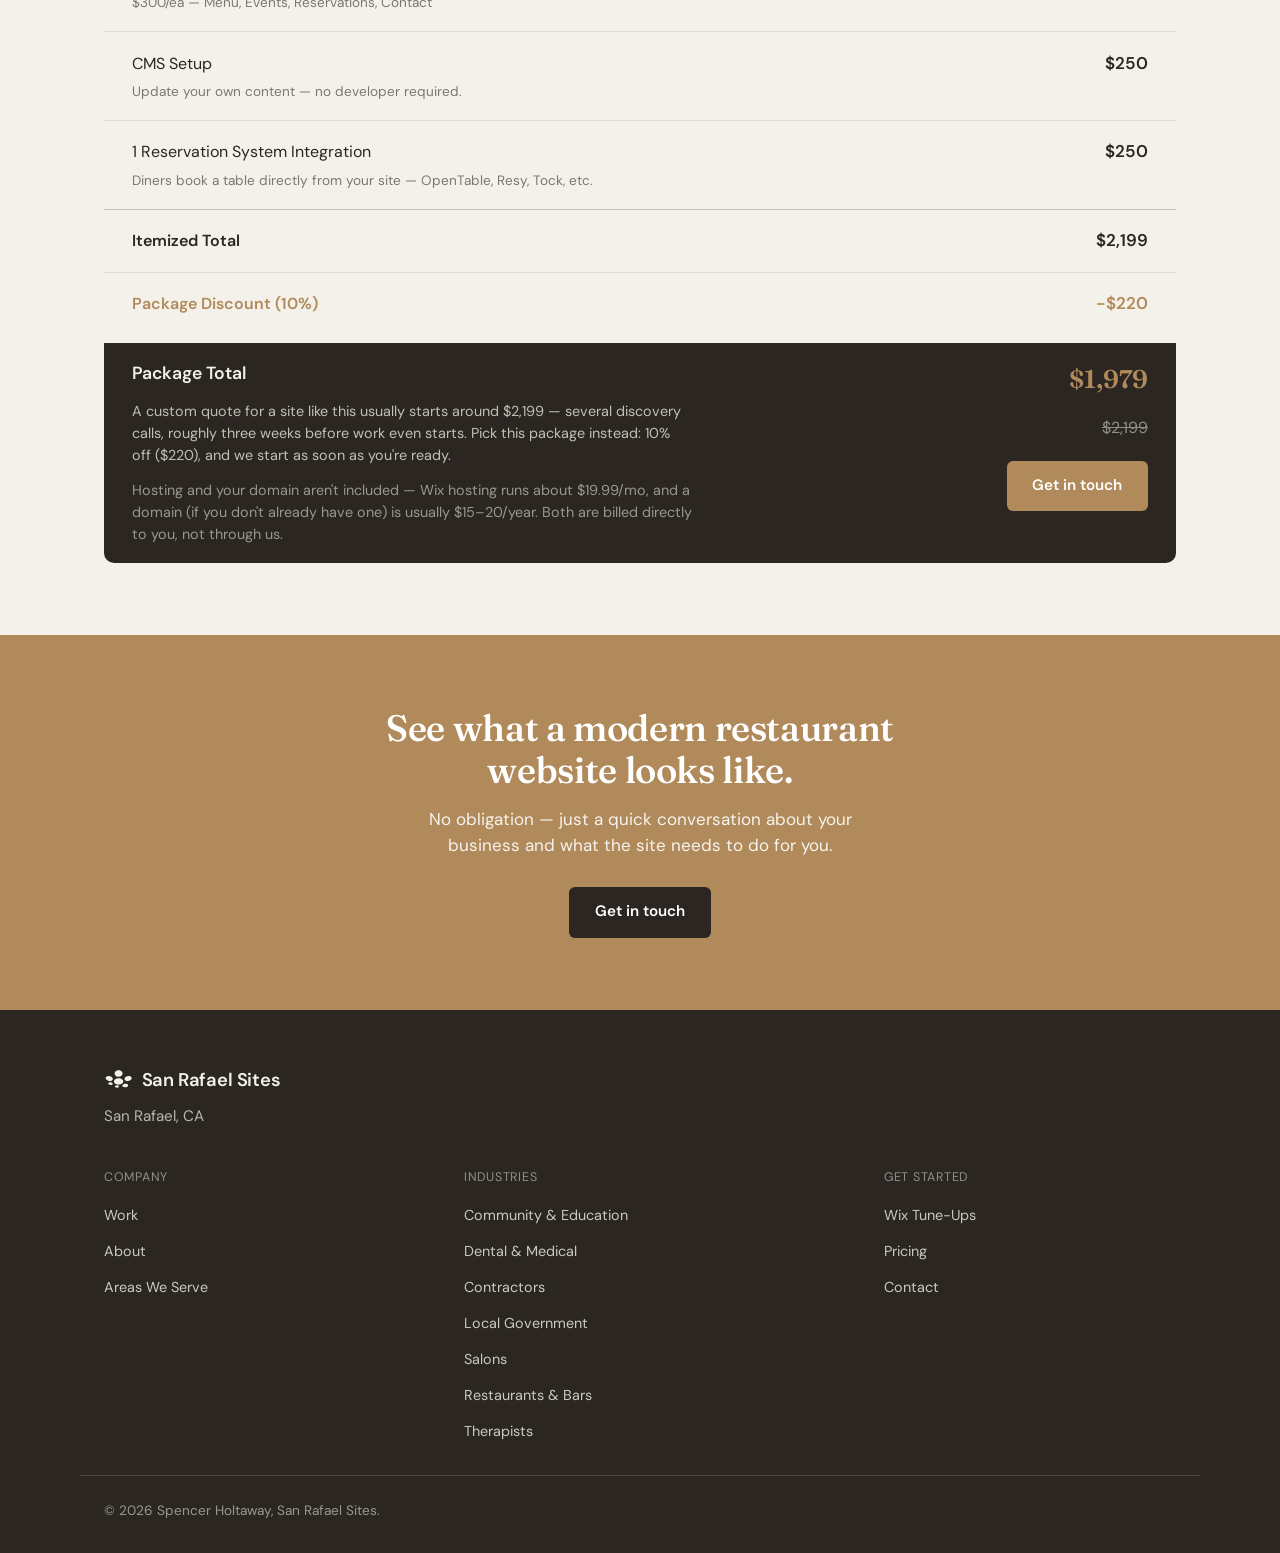
<file: restaurants/index.html>
<!DOCTYPE html>
<html lang="en">
<head>
  <!-- Google tag (gtag.js) — disabled on localhost/local dev so testing doesn't pollute GA4/Ads data -->
  <script>
    window.dataLayer = window.dataLayer || [];
    function gtag(){dataLayer.push(arguments);}
    gtag("js", new Date());
    (function () {
      var host = location.hostname;
      var isLocal = host === "localhost" || host === "127.0.0.1" || host === "::1" || location.protocol === "file:";
      if (isLocal) {
        // Belt-and-suspenders: block via the official opt-out flag, but
        // more importantly, never call gtag("config", ...) at all — the
        // config call itself is what fires Ads remarketing/conversion
        // pixels (rmkt/collect, ccm/collect), which ga-disable-<ID> does
        // NOT prevent.
        window["ga-disable-G-Z8TMT9YLQB"] = true;
        window["ga-disable-AW-18371892051"] = true;
        return;
      }
      gtag("config", "G-Z8TMT9YLQB");
      gtag("config", "AW-18371892051");
    })();
  </script>
  <script async src="https://www.googletagmanager.com/gtag/js?id=G-Z8TMT9YLQB"></script>

  <meta charset="UTF-8">
  <meta name="viewport" content="width=device-width, initial-scale=1.0">
  <title>Websites for Restaurants & Bars in San Rafael | San Rafael Sites</title>
  <meta name="description" content="Restaurant and bar websites built to keep pace with a real kitchen, for San Rafael and the Bay Area. Fixed-scope packages, fast turnaround.">
  <link rel="canonical" href="https://www.sanrafaelsites.com/restaurants/">
  <link rel="icon" type="image/svg+xml" href="/assets/img/favicon.svg">

  <meta property="og:type" content="website">
  <meta property="og:site_name" content="San Rafael Sites">
  <meta property="og:title" content="Websites for Restaurants &amp; Bars in San Rafael | San Rafael Sites">
  <meta property="og:description" content="Restaurant and bar websites built to keep pace with a real kitchen, for San Rafael and the Bay Area. Fixed-scope packages, fast turnaround.">
  <meta property="og:url" content="https://www.sanrafaelsites.com/restaurants/">
  <meta property="og:image" content="https://www.sanrafaelsites.com/assets/img/social/og-image.png">
  <meta name="twitter:card" content="summary_large_image">
  <meta name="twitter:title" content="Websites for Restaurants &amp; Bars in San Rafael | San Rafael Sites">
  <meta name="twitter:description" content="Restaurant and bar websites built to keep pace with a real kitchen, for San Rafael and the Bay Area. Fixed-scope packages, fast turnaround.">
  <meta name="twitter:image" content="https://www.sanrafaelsites.com/assets/img/social/og-image.png">

  <link rel="preconnect" href="https://fonts.googleapis.com">
  <link rel="preconnect" href="https://fonts.gstatic.com" crossorigin>
  <link href="https://fonts.googleapis.com/css2?family=DM+Sans:ital,opsz,wght@0,9..40,400;0,9..40,500;0,9..40,600;0,9..40,700;1,9..40,400&family=Fraunces:ital,opsz,wght,SOFT,WONK@0,9..144,400..600,0,0..1;0,9..144,400..600,100,0..1&display=swap" rel="stylesheet">

  <link rel="stylesheet" href="/styles.css">

  <script type="application/ld+json">
  {
    "@context": "https://schema.org",
    "@type": "ProfessionalService",
    "name": "San Rafael Sites",
    "description": "Restaurant and bar websites built to keep pace with a real kitchen, for San Rafael and the Bay Area.",
    "url": "https://www.sanrafaelsites.com/restaurants/",
    "image": "https://www.sanrafaelsites.com/assets/img/social/og-image.png",
    "email": "sanrafaelsites@holtawaydesign.com",
    "priceRange": "$$",
    "areaServed": [
      { "@type": "City", "name": "San Rafael" },
      { "@type": "City", "name": "San Anselmo" },
      { "@type": "City", "name": "Fairfax" },
      { "@type": "City", "name": "Novato" },
      { "@type": "AdministrativeArea", "name": "Marin County" },
      { "@type": "AdministrativeArea", "name": "Sonoma County" },
      { "@type": "AdministrativeArea", "name": "Bay Area" }
    ],
    "address": {
      "@type": "PostalAddress",
      "addressLocality": "San Rafael",
      "addressRegion": "CA",
      "addressCountry": "US"
    }
  }
  </script>
</head>
<body id="top">

  <a href="#main" class="skip-link">Skip to main content</a>

  <svg style="display:none" aria-hidden="true">
    <symbol id="srs-mark" viewBox="212.42 -0.8 112.48 72.29">
      <path d="M274.15,57.89c-6.45.72-14.02-.71-18.76-5.46-4.43-4.44-4.08-10.72.52-14.89,5.87-5.31,15.29-6.22,22.63-4.05,5.73,1.69,12.43,6.38,11.31,13.21-1.18,7.09-9.39,10.5-15.71,11.2ZM301.5,54.51c-3.47-.47-7.2.03-10.38,1.51-3.76,1.75-7.57,6.1-3.68,9.8,2.76,2.61,7.33,3.02,10.94,2.62,4-.44,9.39-2.24,10.83-6.41,1.56-4.61-4.12-7.02-7.72-7.51ZM317.53,24.1c-5.54-2.1-12.37-.84-17.2,2.43-4.25,2.88-7.74,8.57-4,13.32,3.03,3.86,8.76,4.59,13.3,3.94,5.39-.77,11.57-3.86,13.56-9.28,1.71-4.67-1.33-8.77-5.66-10.41ZM282.57,22.49c4.4-3.77,5.88-9.95,2.85-15.06-3.49-5.87-11.04-8.23-17.52-7.19-6.7,1.07-13.42,6.31-12.97,13.67.82,13.04,19.2,15.82,27.64,8.58ZM221.32,26.53c-8.9,8.97,7.42,17.54,14.89,17.47,5.34-.05,12.51-2.95,11.77-9.49-1.27-10.76-19.53-15.17-26.66-7.98ZM239.02,48.65c-2.89-.38-7.25-.04-8.96,2.78-1.56,2.57.46,5.13,2.63,6.5,3.34,2.1,15.98,3.64,14.72-3.51-.68-3.61-5.2-5.35-8.39-5.77ZM265.76,60.71c-2.78-.35-6.73.02-8.69,2.33-1.69,2-.7,4.17,1.28,5.5,3.24,2.17,13.98,2.95,14.14-2.97-.04-3.18-4.18-4.54-6.72-4.86Z"/>
    </symbol>
  </svg>

  <header class="nav">
    <div class="wrap nav__inner">
      <a class="logo logo--row" href="/" aria-label="San Rafael Sites — home">
        <svg class="mark-icon" aria-hidden="true"><use href="#srs-mark"></use></svg>
        <span class="wordmark">San Rafael Sites</span>
      </a>

      <button class="nav__toggle" id="navToggle" aria-expanded="false" aria-controls="navMenu" aria-label="Toggle menu">
        <span></span><span></span><span></span>
      </button>

      <nav class="nav__links" id="navMenu">
        <a href="/work/">Work</a>
        <a href="/about/">About</a>
        <div class="nav__dropdown" id="navDropdown">
          <button class="nav__dropdown-toggle" id="dropdownToggle" type="button" aria-expanded="false" aria-controls="dropdownMenu">
            Industries
            <svg class="nav__dropdown-caret" viewBox="0 0 10 6" fill="none" aria-hidden="true"><path d="M1 1l4 4 4-4" stroke="currentColor" stroke-width="1.5" stroke-linecap="round" stroke-linejoin="round"/></svg>
          </button>
          <ul class="nav__dropdown-menu" id="dropdownMenu">
            <li><a href="/community-education/">Community &amp; Education</a></li>
            <li><a href="/dental-medical/">Dental &amp; Medical</a></li>
            <li><a href="/contractors/">Contractors</a></li>
            <li><a href="/local-government-contracts/">Local Government Contracts</a></li>
            <li><a href="/salons/">Salons</a></li>
            <li><a href="/restaurants/">Restaurants &amp; Bars</a></li>
            <li><a href="/therapists/">Therapists</a></li>
          </ul>
        </div>
        <a href="/wix-tune-ups/">Wix Tune-Ups</a>
        <a href="#pricing">Pricing</a>
        <a href="#contact">Contact</a>
      </nav>
    </div>
  </header>

  <div class="promo-banner">
    <a class="wrap promo-banner__inner" href="#pricing">
      <span class="promo-banner__name">Save <span data-pkg-discount-percent>10%</span> with the Restaurant &amp; Bar Package</span>
      <span class="promo-banner__price" data-pkg-price>$2,429</span>
      <span class="promo-banner__arrow">&rarr;</span>
    </a>
  </div>

  <main id="main" tabindex="-1">

    <section class="industry-hero">
      <div class="wrap industry-hero__grid">
        <div>
          <p class="eyebrow">For Restaurants &amp; Bars</p>
          <h1>Make tonight's table effortless to book.</h1>
          <p class="industry-hero__sub">San Rafael Sites builds restaurant sites that keep pace with a real kitchen, so your menu, hours, and reservations are always current, welcoming, and easy to find.</p>
          <div class="industry-hero__actions">
            <a class="btn btn--primary" href="#contact">Get in touch</a>
            <a class="btn btn--ghost" href="#pricing">See package pricing</a>
          </div>
        </div>
        <div class="industry-hero__media">
          <img src="/assets/img/industries/restaurants/cover.jpg" alt="A plated dish at a San Rafael restaurant" loading="lazy">
        </div>
      </div>
    </section>

    <section class="value-prop">
      <div class="wrap">
        <p class="eyebrow">Why it matters</p>
        <p class="value-prop__text">Diners decide quickly, and confidently, when your hours, menu, and reservations are easy to find. Keeping your site fast and current is one of the simplest ways to fill more tables.</p>
      </div>
    </section>

    <section class="credibility-anchor" id="about">
      <div class="wrap">
        <p>Every San Rafael Sites project draws on the same approach that built <a href="/work/#pond-farm">Pond Farm Brewing Co.'s site</a> — a real taproom kitchen and bar — from the ground up, plus 15 years in product design for Calm, Dialpad and Zynga and 20 years working with advertisers and marketers.</p>
      </div>
    </section>

    <section class="industry-pricing" id="pricing">
      <div class="wrap">
        <p class="eyebrow">Pricing &amp; what's included</p>
        <h2 class="industry-pricing__title">The Restaurant &amp; Bar Package</h2>
        <p class="industry-pricing__note">Every package includes a mobile-first responsive build.</p>
        <div class="pricing__breakdown-sequence">
          <div class="pricing__base">
            <div class="pricing__base-label">
              <span class="pricing__base-name">Restaurant &amp; Bar Package</span>
              <span class="pricing__base-note">5 pages, CMS &amp; reservation integration included</span>
            </div>
            <div class="pricing__base-prices">
              <a class="pricing__base-was" href="#pricing-breakdown-end" data-pkg-itemized>$2,699</a>
              <span class="pricing__base-price" data-pkg-price>$2,429</span>
            </div>
          </div>

          <ul
            class="pricing__addons pricing__breakdown"
            data-pkg
            data-pkg-id="restaurants"
            data-pkg-name="Restaurant &amp; Bar Package"
            data-pages-list="Home, Menu, Events, Reservations, Contact"
            data-cms="1"
            data-integrations="1"
            data-integration-label="Reservation system integration"
            data-integration-caption="Diners book a table directly from your site — OpenTable, Resy, Tock, etc."
          ></ul>
        </div>
      </div>
    </section>

    <section class="industry-cta" id="contact">
      <div class="wrap industry-cta__inner">
        <h2>See what a modern restaurant website looks like.</h2>
        <p>No obligation — just a quick conversation about your business and what the site needs to do for you.</p>
        <a class="btn btn--primary" data-pkg-mailto data-pkg-name="Restaurant &amp; Bar Package" href="mailto:sanrafaelsites@holtawaydesign.com">Get in touch</a>
      </div>
    </section>

  </main>

  <footer class="footer">
    <div class="wrap footer__inner">
      <div class="footer__col">
        <a class="logo logo--row" href="/" aria-label="San Rafael Sites">
          <svg class="mark-icon" aria-hidden="true"><use href="#srs-mark"></use></svg>
          <span class="wordmark">San Rafael Sites</span>
        </a>
        <p class="footer__location">San Rafael, CA</p>
      </div>

      <nav class="footer__links" aria-label="Footer">
        <div class="footer__links-col">
          <p class="footer__links-title">Company</p>
          <ul>
            <li><a href="/work/">Work</a></li>
            <li><a href="/about/">About</a></li>
            <li><a href="/areas-we-serve/">Areas We Serve</a></li>
          </ul>
        </div>

        <div class="footer__links-col">
          <p class="footer__links-title">Industries</p>
          <ul>
            <li><a href="/community-education/">Community &amp; Education</a></li>
            <li><a href="/dental-medical/">Dental &amp; Medical</a></li>
            <li><a href="/contractors/">Contractors</a></li>
            <li><a href="/local-government-contracts/">Local Government</a></li>
            <li><a href="/salons/">Salons</a></li>
            <li><a href="/restaurants/">Restaurants &amp; Bars</a></li>
            <li><a href="/therapists/">Therapists</a></li>
          </ul>
        </div>

        <div class="footer__links-col">
          <p class="footer__links-title">Get Started</p>
          <ul>
            <li><a href="/wix-tune-ups/">Wix Tune-Ups</a></li>
            <li><a href="#pricing">Pricing</a></li>
            <li><a href="#contact">Contact</a></li>
          </ul>
        </div>
      </nav>
    </div>
    <div class="wrap">
      <p class="footer__copy">&copy; <span id="year"></span> Spencer Holtaway, San Rafael Sites.</p>
    </div>
  </footer>

  <script src="/assets/js/pricing.js"></script>
  <script src="/script.js"></script>
  <script src="/assets/js/analytics.js"></script>
</body>
</html>
</file>
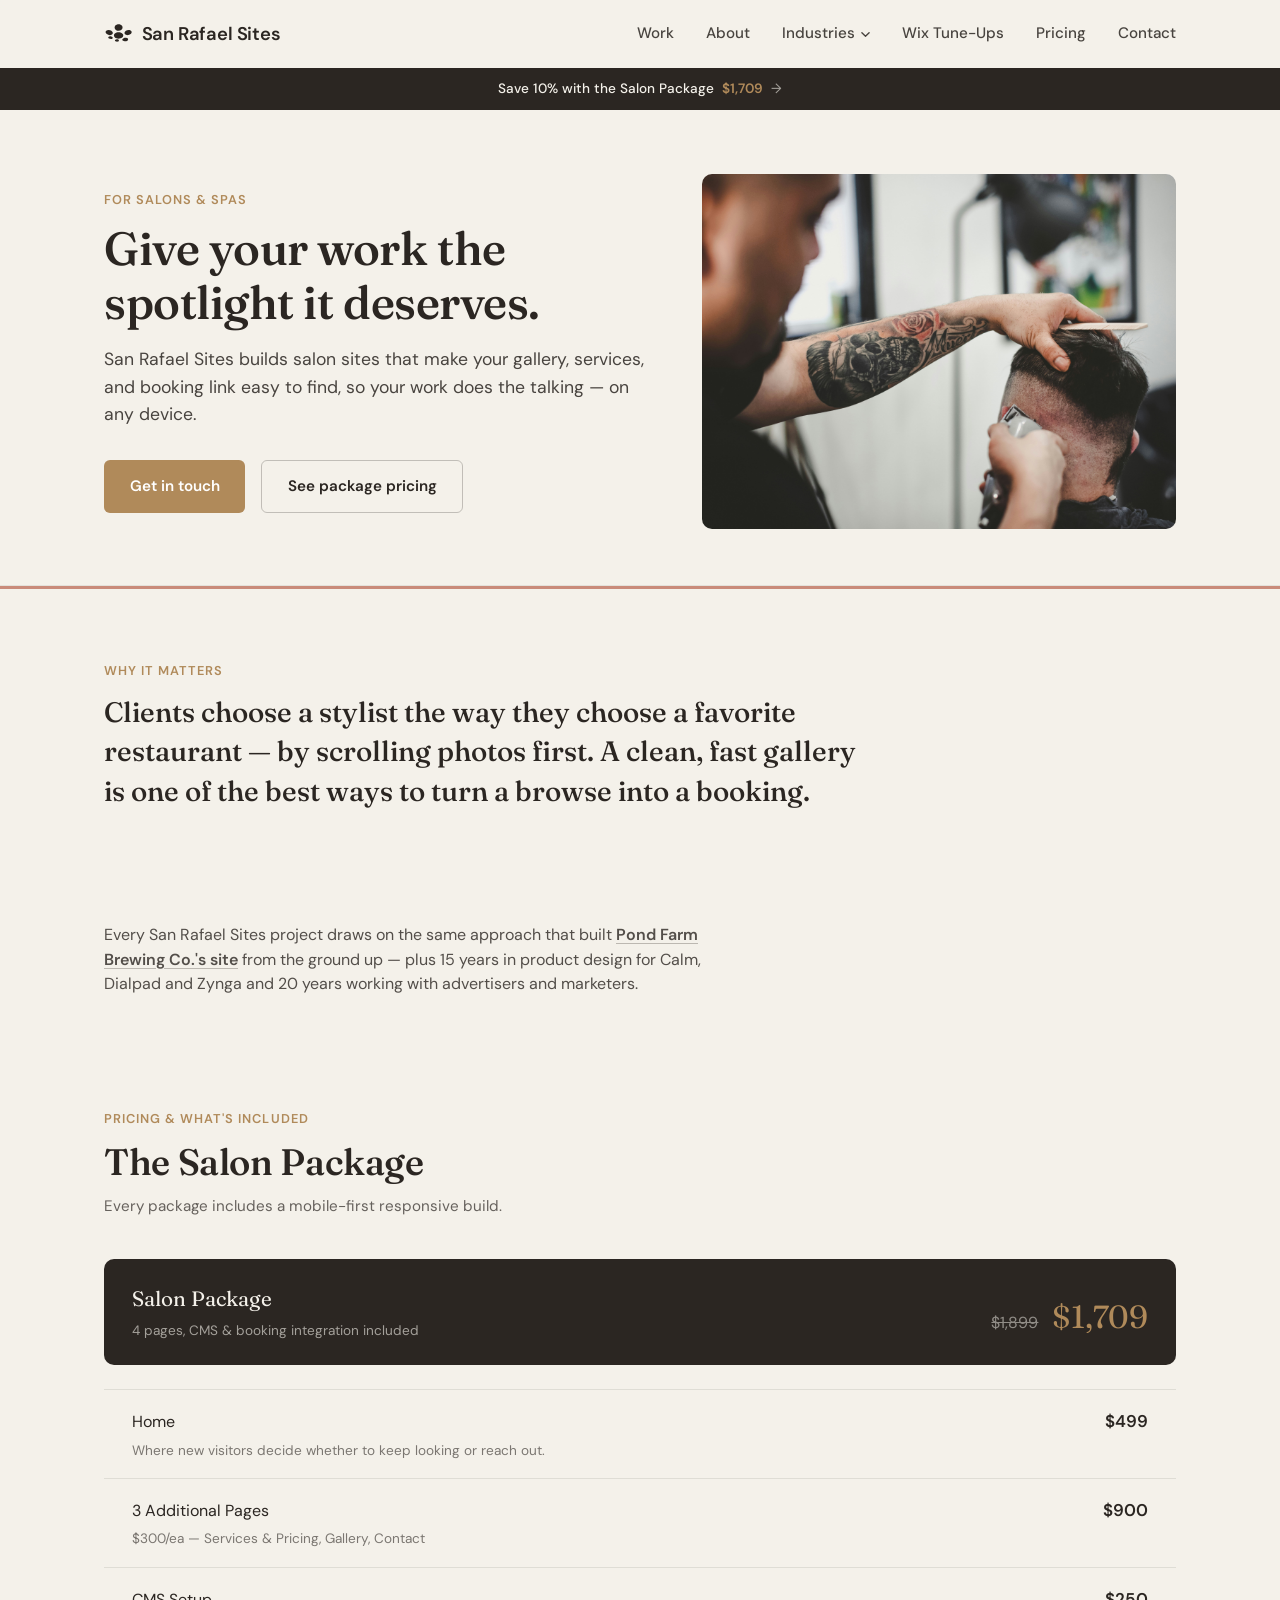
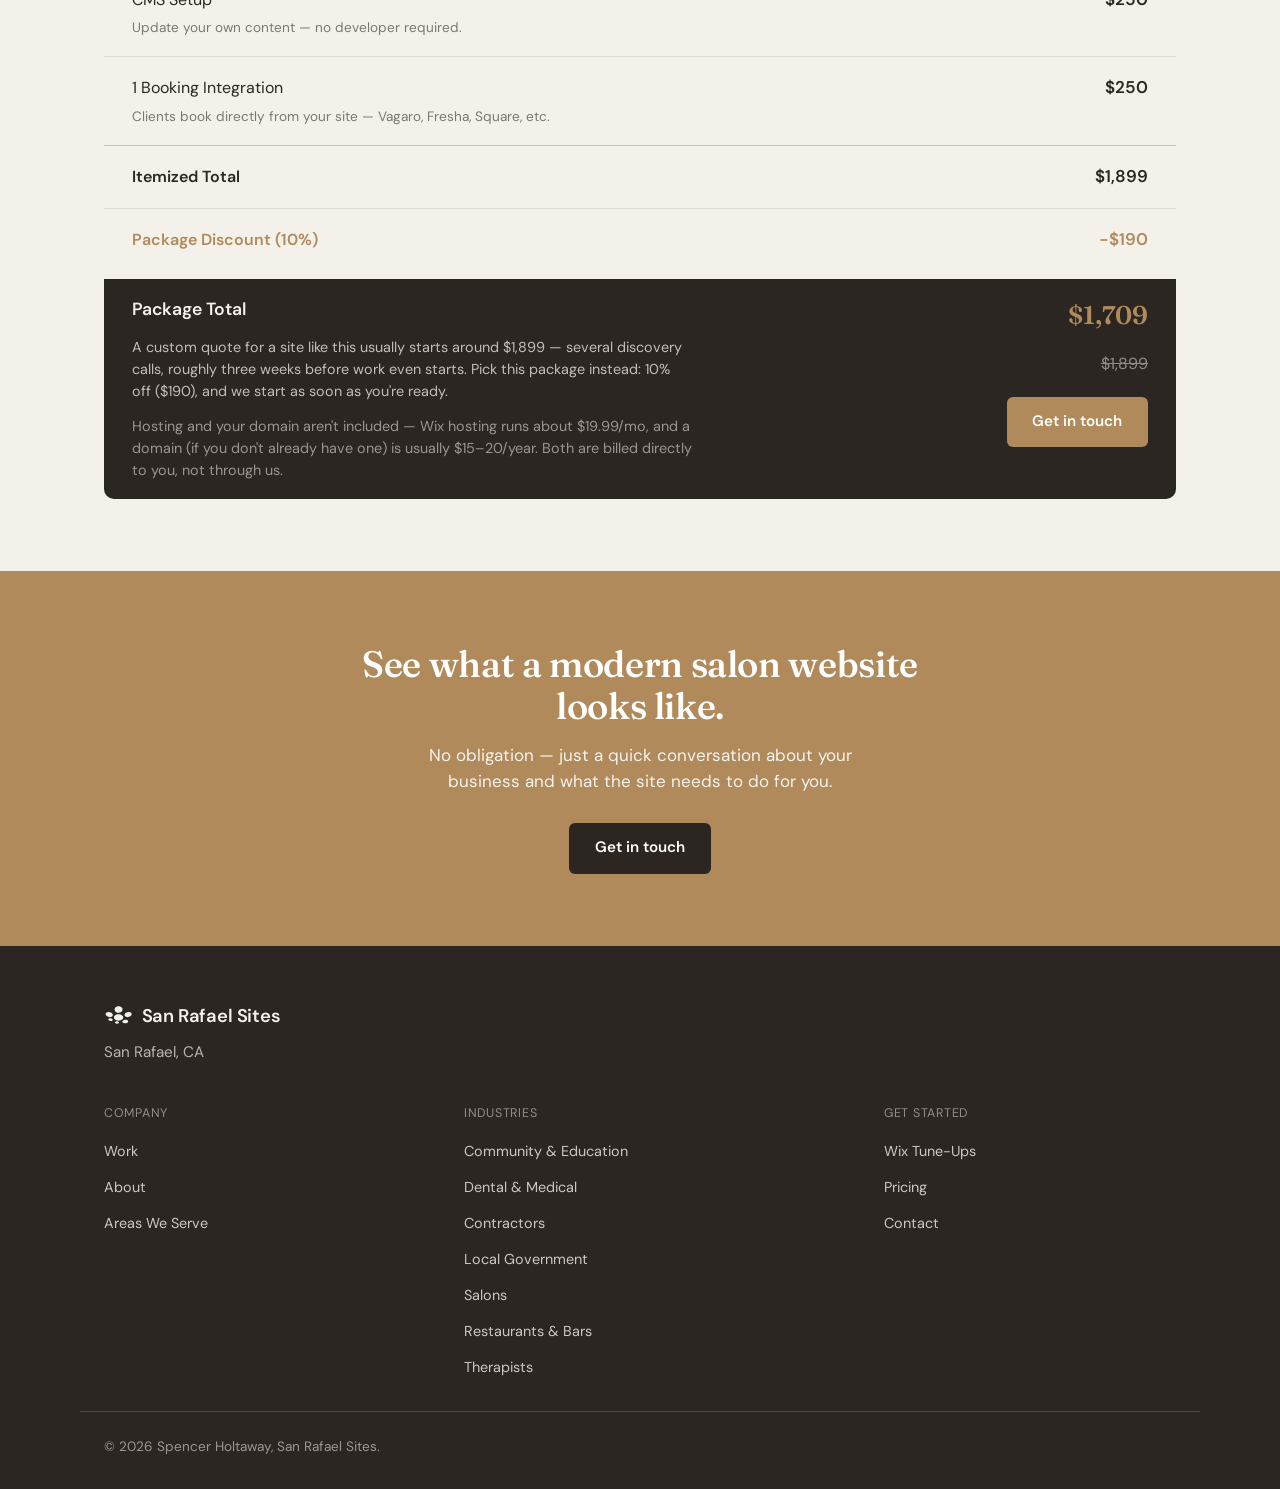
<file: salons/index.html>
<!DOCTYPE html>
<html lang="en">
<head>
  <!-- Google tag (gtag.js) — disabled on localhost/local dev so testing doesn't pollute GA4/Ads data -->
  <script>
    window.dataLayer = window.dataLayer || [];
    function gtag(){dataLayer.push(arguments);}
    gtag("js", new Date());
    (function () {
      var host = location.hostname;
      var isLocal = host === "localhost" || host === "127.0.0.1" || host === "::1" || location.protocol === "file:";
      if (isLocal) {
        // Belt-and-suspenders: block via the official opt-out flag, but
        // more importantly, never call gtag("config", ...) at all — the
        // config call itself is what fires Ads remarketing/conversion
        // pixels (rmkt/collect, ccm/collect), which ga-disable-<ID> does
        // NOT prevent.
        window["ga-disable-G-Z8TMT9YLQB"] = true;
        window["ga-disable-AW-18371892051"] = true;
        return;
      }
      gtag("config", "G-Z8TMT9YLQB");
      gtag("config", "AW-18371892051");
    })();
  </script>
  <script async src="https://www.googletagmanager.com/gtag/js?id=G-Z8TMT9YLQB"></script>

  <meta charset="UTF-8">
  <meta name="viewport" content="width=device-width, initial-scale=1.0">
  <title>Websites for Salons & Spas in San Rafael | San Rafael Sites</title>
  <meta name="description" content="Salon and spa websites built to show off your work and make booking easy, for San Rafael and the Bay Area. Fixed-scope packages, fast turnaround.">
  <link rel="canonical" href="https://www.sanrafaelsites.com/salons/">
  <link rel="icon" type="image/svg+xml" href="/assets/img/favicon.svg">

  <meta property="og:type" content="website">
  <meta property="og:site_name" content="San Rafael Sites">
  <meta property="og:title" content="Websites for Salons &amp; Spas in San Rafael | San Rafael Sites">
  <meta property="og:description" content="Salon and spa websites built to show off your work and make booking easy, for San Rafael and the Bay Area. Fixed-scope packages, fast turnaround.">
  <meta property="og:url" content="https://www.sanrafaelsites.com/salons/">
  <meta property="og:image" content="https://www.sanrafaelsites.com/assets/img/social/og-image.png">
  <meta name="twitter:card" content="summary_large_image">
  <meta name="twitter:title" content="Websites for Salons &amp; Spas in San Rafael | San Rafael Sites">
  <meta name="twitter:description" content="Salon and spa websites built to show off your work and make booking easy, for San Rafael and the Bay Area. Fixed-scope packages, fast turnaround.">
  <meta name="twitter:image" content="https://www.sanrafaelsites.com/assets/img/social/og-image.png">

  <link rel="preconnect" href="https://fonts.googleapis.com">
  <link rel="preconnect" href="https://fonts.gstatic.com" crossorigin>
  <link href="https://fonts.googleapis.com/css2?family=DM+Sans:ital,opsz,wght@0,9..40,400;0,9..40,500;0,9..40,600;0,9..40,700;1,9..40,400&family=Fraunces:ital,opsz,wght,SOFT,WONK@0,9..144,400..600,0,0..1;0,9..144,400..600,100,0..1&display=swap" rel="stylesheet">

  <link rel="stylesheet" href="/styles.css">

  <script type="application/ld+json">
  {
    "@context": "https://schema.org",
    "@type": "ProfessionalService",
    "name": "San Rafael Sites",
    "description": "Salon and spa websites built to show off your work and make booking easy, for San Rafael and the Bay Area.",
    "url": "https://www.sanrafaelsites.com/salons/",
    "image": "https://www.sanrafaelsites.com/assets/img/social/og-image.png",
    "email": "sanrafaelsites@holtawaydesign.com",
    "priceRange": "$$",
    "areaServed": [
      { "@type": "City", "name": "San Rafael" },
      { "@type": "City", "name": "San Anselmo" },
      { "@type": "City", "name": "Fairfax" },
      { "@type": "City", "name": "Novato" },
      { "@type": "AdministrativeArea", "name": "Marin County" },
      { "@type": "AdministrativeArea", "name": "Sonoma County" },
      { "@type": "AdministrativeArea", "name": "Bay Area" }
    ],
    "address": {
      "@type": "PostalAddress",
      "addressLocality": "San Rafael",
      "addressRegion": "CA",
      "addressCountry": "US"
    }
  }
  </script>
</head>
<body id="top">

  <a href="#main" class="skip-link">Skip to main content</a>

  <svg style="display:none" aria-hidden="true">
    <symbol id="srs-mark" viewBox="212.42 -0.8 112.48 72.29">
      <path d="M274.15,57.89c-6.45.72-14.02-.71-18.76-5.46-4.43-4.44-4.08-10.72.52-14.89,5.87-5.31,15.29-6.22,22.63-4.05,5.73,1.69,12.43,6.38,11.31,13.21-1.18,7.09-9.39,10.5-15.71,11.2ZM301.5,54.51c-3.47-.47-7.2.03-10.38,1.51-3.76,1.75-7.57,6.1-3.68,9.8,2.76,2.61,7.33,3.02,10.94,2.62,4-.44,9.39-2.24,10.83-6.41,1.56-4.61-4.12-7.02-7.72-7.51ZM317.53,24.1c-5.54-2.1-12.37-.84-17.2,2.43-4.25,2.88-7.74,8.57-4,13.32,3.03,3.86,8.76,4.59,13.3,3.94,5.39-.77,11.57-3.86,13.56-9.28,1.71-4.67-1.33-8.77-5.66-10.41ZM282.57,22.49c4.4-3.77,5.88-9.95,2.85-15.06-3.49-5.87-11.04-8.23-17.52-7.19-6.7,1.07-13.42,6.31-12.97,13.67.82,13.04,19.2,15.82,27.64,8.58ZM221.32,26.53c-8.9,8.97,7.42,17.54,14.89,17.47,5.34-.05,12.51-2.95,11.77-9.49-1.27-10.76-19.53-15.17-26.66-7.98ZM239.02,48.65c-2.89-.38-7.25-.04-8.96,2.78-1.56,2.57.46,5.13,2.63,6.5,3.34,2.1,15.98,3.64,14.72-3.51-.68-3.61-5.2-5.35-8.39-5.77ZM265.76,60.71c-2.78-.35-6.73.02-8.69,2.33-1.69,2-.7,4.17,1.28,5.5,3.24,2.17,13.98,2.95,14.14-2.97-.04-3.18-4.18-4.54-6.72-4.86Z"/>
    </symbol>
  </svg>

  <header class="nav">
    <div class="wrap nav__inner">
      <a class="logo logo--row" href="/" aria-label="San Rafael Sites — home">
        <svg class="mark-icon" aria-hidden="true"><use href="#srs-mark"></use></svg>
        <span class="wordmark">San Rafael Sites</span>
      </a>

      <button class="nav__toggle" id="navToggle" aria-expanded="false" aria-controls="navMenu" aria-label="Toggle menu">
        <span></span><span></span><span></span>
      </button>

      <nav class="nav__links" id="navMenu">
        <a href="/work/">Work</a>
        <a href="/about/">About</a>
        <div class="nav__dropdown" id="navDropdown">
          <button class="nav__dropdown-toggle" id="dropdownToggle" type="button" aria-expanded="false" aria-controls="dropdownMenu">
            Industries
            <svg class="nav__dropdown-caret" viewBox="0 0 10 6" fill="none" aria-hidden="true"><path d="M1 1l4 4 4-4" stroke="currentColor" stroke-width="1.5" stroke-linecap="round" stroke-linejoin="round"/></svg>
          </button>
          <ul class="nav__dropdown-menu" id="dropdownMenu">
            <li><a href="/community-education/">Community &amp; Education</a></li>
            <li><a href="/dental-medical/">Dental &amp; Medical</a></li>
            <li><a href="/contractors/">Contractors</a></li>
            <li><a href="/local-government-contracts/">Local Government Contracts</a></li>
            <li><a href="/salons/">Salons</a></li>
            <li><a href="/restaurants/">Restaurants &amp; Bars</a></li>
            <li><a href="/therapists/">Therapists</a></li>
          </ul>
        </div>
        <a href="/wix-tune-ups/">Wix Tune-Ups</a>
        <a href="#pricing">Pricing</a>
        <a href="#contact">Contact</a>
      </nav>
    </div>
  </header>

  <div class="promo-banner">
    <a class="wrap promo-banner__inner" href="#pricing">
      <span class="promo-banner__name">Save <span data-pkg-discount-percent>10%</span> with the Salon Package</span>
      <span class="promo-banner__price" data-pkg-price>$2,159</span>
      <span class="promo-banner__arrow">&rarr;</span>
    </a>
  </div>

  <main id="main" tabindex="-1">

    <section class="industry-hero">
      <div class="wrap industry-hero__grid">
        <div>
          <p class="eyebrow">For Salons &amp; Spas</p>
          <h1>Give your work the spotlight it deserves.</h1>
          <p class="industry-hero__sub">San Rafael Sites builds salon sites that make your gallery, services, and booking link easy to find, so your work does the talking — on any device.</p>
          <div class="industry-hero__actions">
            <a class="btn btn--primary" href="#contact">Get in touch</a>
            <a class="btn btn--ghost" href="#pricing">See package pricing</a>
          </div>
        </div>
        <div class="industry-hero__media">
          <img src="/assets/img/industries/salons/cover.jpg" alt="A barber cutting a client's hair" loading="lazy">
        </div>
      </div>
    </section>

    <section class="value-prop">
      <div class="wrap">
        <p class="eyebrow">Why it matters</p>
        <p class="value-prop__text">Clients choose a stylist the way they choose a favorite restaurant — by scrolling photos first. A clean, fast gallery is one of the best ways to turn a browse into a booking.</p>
      </div>
    </section>

    <section class="credibility-anchor" id="about">
      <div class="wrap">
        <p>Every San Rafael Sites project draws on the same approach that built <a href="/work/#pond-farm">Pond Farm Brewing Co.'s site</a> from the ground up — plus 15 years in product design for Calm, Dialpad and Zynga and 20 years working with advertisers and marketers.</p>
      </div>
    </section>

    <section class="industry-pricing" id="pricing">
      <div class="wrap">
        <p class="eyebrow">Pricing &amp; what's included</p>
        <h2 class="industry-pricing__title">The Salon Package</h2>
        <p class="industry-pricing__note">Every package includes a mobile-first responsive build.</p>
        <div class="pricing__breakdown-sequence">
          <div class="pricing__base">
            <div class="pricing__base-label">
              <span class="pricing__base-name">Salon Package</span>
              <span class="pricing__base-note">4 pages, CMS &amp; booking integration included</span>
            </div>
            <div class="pricing__base-prices">
              <a class="pricing__base-was" href="#pricing-breakdown-end" data-pkg-itemized>$2,399</a>
              <span class="pricing__base-price" data-pkg-price>$2,159</span>
            </div>
          </div>

          <ul
            class="pricing__addons pricing__breakdown"
            data-pkg
            data-pkg-id="salons"
            data-pkg-name="Salon Package"
            data-pages-list="Home, Services & Pricing, Gallery, Contact"
            data-cms="1"
            data-integrations="1"
            data-integration-label="Booking integration"
            data-integration-caption="Clients book directly from your site — Vagaro, Fresha, Square, etc."
          ></ul>
        </div>
      </div>
    </section>

    <section class="industry-cta" id="contact">
      <div class="wrap industry-cta__inner">
        <h2>See what a modern salon website looks like.</h2>
        <p>No obligation — just a quick conversation about your business and what the site needs to do for you.</p>
        <a class="btn btn--primary" data-pkg-mailto data-pkg-name="Salon Package" href="mailto:sanrafaelsites@holtawaydesign.com">Get in touch</a>
      </div>
    </section>

  </main>

  <footer class="footer">
    <div class="wrap footer__inner">
      <div class="footer__col">
        <a class="logo logo--row" href="/" aria-label="San Rafael Sites">
          <svg class="mark-icon" aria-hidden="true"><use href="#srs-mark"></use></svg>
          <span class="wordmark">San Rafael Sites</span>
        </a>
        <p class="footer__location">San Rafael, CA</p>
      </div>

      <nav class="footer__links" aria-label="Footer">
        <div class="footer__links-col">
          <p class="footer__links-title">Company</p>
          <ul>
            <li><a href="/work/">Work</a></li>
            <li><a href="/about/">About</a></li>
            <li><a href="/areas-we-serve/">Areas We Serve</a></li>
          </ul>
        </div>

        <div class="footer__links-col">
          <p class="footer__links-title">Industries</p>
          <ul>
            <li><a href="/community-education/">Community &amp; Education</a></li>
            <li><a href="/dental-medical/">Dental &amp; Medical</a></li>
            <li><a href="/contractors/">Contractors</a></li>
            <li><a href="/local-government-contracts/">Local Government</a></li>
            <li><a href="/salons/">Salons</a></li>
            <li><a href="/restaurants/">Restaurants &amp; Bars</a></li>
            <li><a href="/therapists/">Therapists</a></li>
          </ul>
        </div>

        <div class="footer__links-col">
          <p class="footer__links-title">Get Started</p>
          <ul>
            <li><a href="/wix-tune-ups/">Wix Tune-Ups</a></li>
            <li><a href="#pricing">Pricing</a></li>
            <li><a href="#contact">Contact</a></li>
          </ul>
        </div>
      </nav>
    </div>
    <div class="wrap">
      <p class="footer__copy">&copy; <span id="year"></span> Spencer Holtaway, San Rafael Sites.</p>
    </div>
  </footer>

  <script src="/assets/js/pricing.js"></script>
  <script src="/script.js"></script>
  <script src="/assets/js/analytics.js"></script>
</body>
</html>
</file>
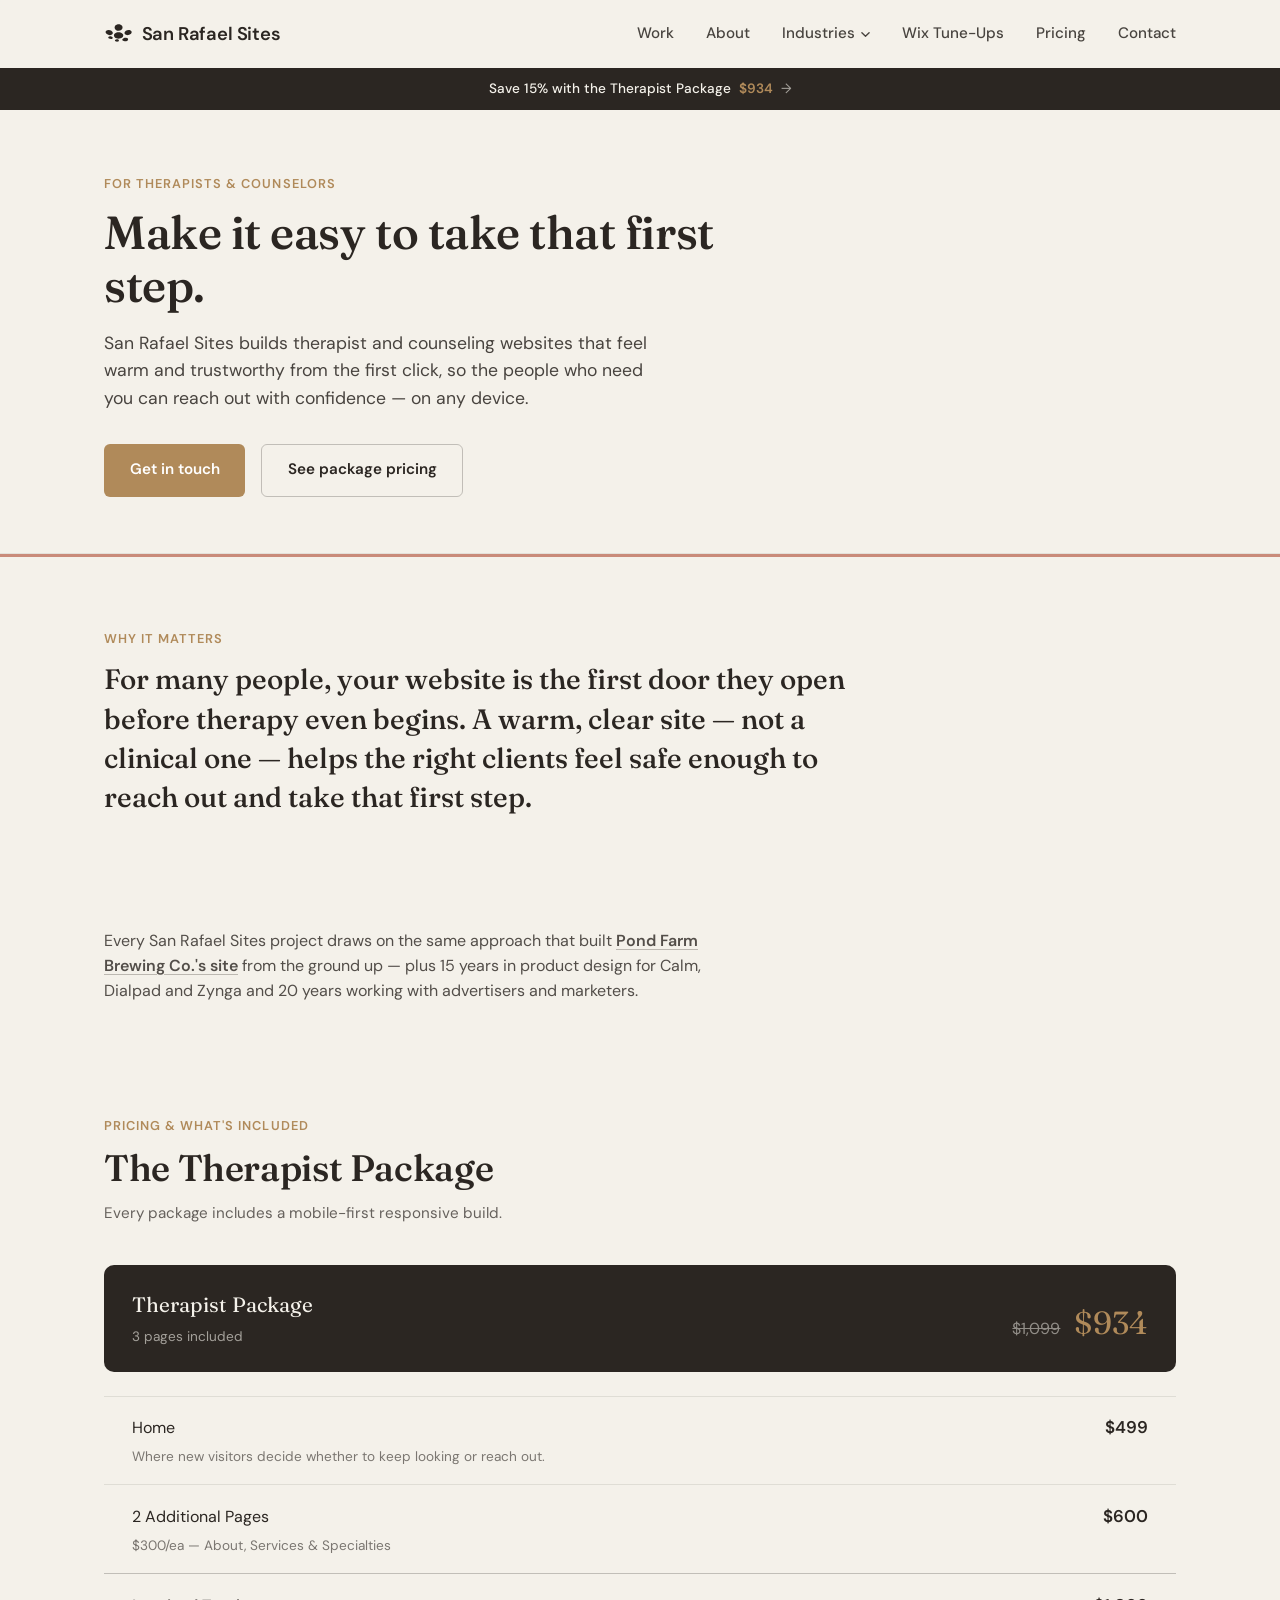
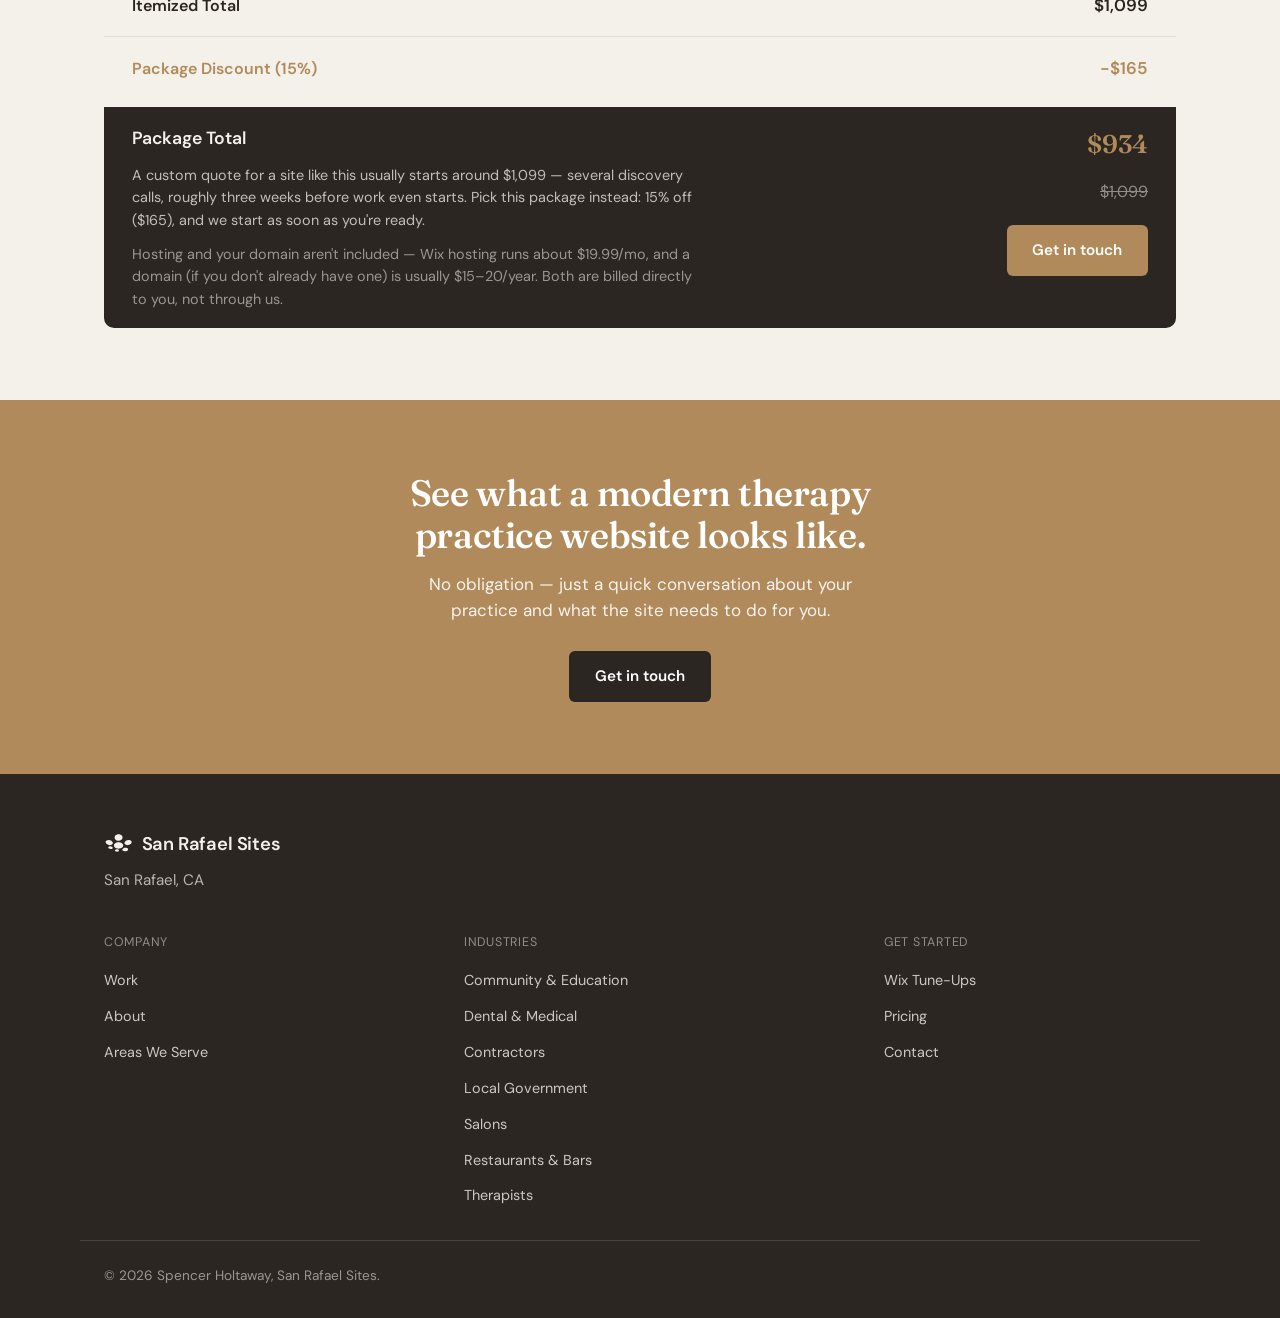
<file: therapists/index.html>
<!DOCTYPE html>
<html lang="en">
<head>
  <!-- Google tag (gtag.js) — disabled on localhost/local dev so testing doesn't pollute GA4/Ads data -->
  <script>
    window.dataLayer = window.dataLayer || [];
    function gtag(){dataLayer.push(arguments);}
    gtag("js", new Date());
    (function () {
      var host = location.hostname;
      var isLocal = host === "localhost" || host === "127.0.0.1" || host === "::1" || location.protocol === "file:";
      if (isLocal) {
        // Belt-and-suspenders: block via the official opt-out flag, but
        // more importantly, never call gtag("config", ...) at all — the
        // config call itself is what fires Ads remarketing/conversion
        // pixels (rmkt/collect, ccm/collect), which ga-disable-<ID> does
        // NOT prevent.
        window["ga-disable-G-Z8TMT9YLQB"] = true;
        window["ga-disable-AW-18371892051"] = true;
        return;
      }
      gtag("config", "G-Z8TMT9YLQB");
      gtag("config", "AW-18371892051");
    })();
  </script>
  <script async src="https://www.googletagmanager.com/gtag/js?id=G-Z8TMT9YLQB"></script>

  <meta charset="UTF-8">
  <meta name="viewport" content="width=device-width, initial-scale=1.0">
  <title>Websites for Therapists & Counselors in San Rafael | San Rafael Sites</title>
  <meta name="description" content="Therapist and counseling websites built to feel warm and trustworthy, for San Rafael and the Bay Area. Fixed-scope packages, fast turnaround.">
  <link rel="canonical" href="https://www.sanrafaelsites.com/therapists/">
  <link rel="icon" type="image/svg+xml" href="/assets/img/favicon.svg">

  <meta property="og:type" content="website">
  <meta property="og:site_name" content="San Rafael Sites">
  <meta property="og:title" content="Websites for Therapists &amp; Counselors in San Rafael | San Rafael Sites">
  <meta property="og:description" content="Therapist and counseling websites built to feel warm and trustworthy, for San Rafael and the Bay Area. Fixed-scope packages, fast turnaround.">
  <meta property="og:url" content="https://www.sanrafaelsites.com/therapists/">
  <meta property="og:image" content="https://www.sanrafaelsites.com/assets/img/social/og-image.png">
  <meta name="twitter:card" content="summary_large_image">
  <meta name="twitter:title" content="Websites for Therapists &amp; Counselors in San Rafael | San Rafael Sites">
  <meta name="twitter:description" content="Therapist and counseling websites built to feel warm and trustworthy, for San Rafael and the Bay Area. Fixed-scope packages, fast turnaround.">
  <meta name="twitter:image" content="https://www.sanrafaelsites.com/assets/img/social/og-image.png">

  <link rel="preconnect" href="https://fonts.googleapis.com">
  <link rel="preconnect" href="https://fonts.gstatic.com" crossorigin>
  <link href="https://fonts.googleapis.com/css2?family=DM+Sans:ital,opsz,wght@0,9..40,400;0,9..40,500;0,9..40,600;0,9..40,700;1,9..40,400&family=Fraunces:ital,opsz,wght,SOFT,WONK@0,9..144,400..600,0,0..1;0,9..144,400..600,100,0..1&display=swap" rel="stylesheet">

  <link rel="stylesheet" href="/styles.css">

  <script type="application/ld+json">
  {
    "@context": "https://schema.org",
    "@type": "ProfessionalService",
    "name": "San Rafael Sites",
    "description": "Therapist and counseling websites built to feel warm and trustworthy, for San Rafael and the Bay Area.",
    "url": "https://www.sanrafaelsites.com/therapists/",
    "image": "https://www.sanrafaelsites.com/assets/img/social/og-image.png",
    "email": "sanrafaelsites@holtawaydesign.com",
    "priceRange": "$$",
    "areaServed": [
      { "@type": "City", "name": "San Rafael" },
      { "@type": "City", "name": "San Anselmo" },
      { "@type": "City", "name": "Fairfax" },
      { "@type": "City", "name": "Novato" },
      { "@type": "AdministrativeArea", "name": "Marin County" },
      { "@type": "AdministrativeArea", "name": "Sonoma County" },
      { "@type": "AdministrativeArea", "name": "Bay Area" }
    ],
    "address": {
      "@type": "PostalAddress",
      "addressLocality": "San Rafael",
      "addressRegion": "CA",
      "addressCountry": "US"
    }
  }
  </script>
</head>
<body id="top">

  <a href="#main" class="skip-link">Skip to main content</a>

  <svg style="display:none" aria-hidden="true">
    <symbol id="srs-mark" viewBox="212.42 -0.8 112.48 72.29">
      <path d="M274.15,57.89c-6.45.72-14.02-.71-18.76-5.46-4.43-4.44-4.08-10.72.52-14.89,5.87-5.31,15.29-6.22,22.63-4.05,5.73,1.69,12.43,6.38,11.31,13.21-1.18,7.09-9.39,10.5-15.71,11.2ZM301.5,54.51c-3.47-.47-7.2.03-10.38,1.51-3.76,1.75-7.57,6.1-3.68,9.8,2.76,2.61,7.33,3.02,10.94,2.62,4-.44,9.39-2.24,10.83-6.41,1.56-4.61-4.12-7.02-7.72-7.51ZM317.53,24.1c-5.54-2.1-12.37-.84-17.2,2.43-4.25,2.88-7.74,8.57-4,13.32,3.03,3.86,8.76,4.59,13.3,3.94,5.39-.77,11.57-3.86,13.56-9.28,1.71-4.67-1.33-8.77-5.66-10.41ZM282.57,22.49c4.4-3.77,5.88-9.95,2.85-15.06-3.49-5.87-11.04-8.23-17.52-7.19-6.7,1.07-13.42,6.31-12.97,13.67.82,13.04,19.2,15.82,27.64,8.58ZM221.32,26.53c-8.9,8.97,7.42,17.54,14.89,17.47,5.34-.05,12.51-2.95,11.77-9.49-1.27-10.76-19.53-15.17-26.66-7.98ZM239.02,48.65c-2.89-.38-7.25-.04-8.96,2.78-1.56,2.57.46,5.13,2.63,6.5,3.34,2.1,15.98,3.64,14.72-3.51-.68-3.61-5.2-5.35-8.39-5.77ZM265.76,60.71c-2.78-.35-6.73.02-8.69,2.33-1.69,2-.7,4.17,1.28,5.5,3.24,2.17,13.98,2.95,14.14-2.97-.04-3.18-4.18-4.54-6.72-4.86Z"/>
    </symbol>
  </svg>

  <header class="nav">
    <div class="wrap nav__inner">
      <a class="logo logo--row" href="/" aria-label="San Rafael Sites — home">
        <svg class="mark-icon" aria-hidden="true"><use href="#srs-mark"></use></svg>
        <span class="wordmark">San Rafael Sites</span>
      </a>

      <button class="nav__toggle" id="navToggle" aria-expanded="false" aria-controls="navMenu" aria-label="Toggle menu">
        <span></span><span></span><span></span>
      </button>

      <nav class="nav__links" id="navMenu">
        <a href="/work/">Work</a>
        <a href="/about/">About</a>
        <div class="nav__dropdown" id="navDropdown">
          <button class="nav__dropdown-toggle" id="dropdownToggle" type="button" aria-expanded="false" aria-controls="dropdownMenu">
            Industries
            <svg class="nav__dropdown-caret" viewBox="0 0 10 6" fill="none" aria-hidden="true"><path d="M1 1l4 4 4-4" stroke="currentColor" stroke-width="1.5" stroke-linecap="round" stroke-linejoin="round"/></svg>
          </button>
          <ul class="nav__dropdown-menu" id="dropdownMenu">
            <li><a href="/community-education/">Community &amp; Education</a></li>
            <li><a href="/dental-medical/">Dental &amp; Medical</a></li>
            <li><a href="/contractors/">Contractors</a></li>
            <li><a href="/local-government-contracts/">Local Government Contracts</a></li>
            <li><a href="/salons/">Salons</a></li>
            <li><a href="/restaurants/">Restaurants &amp; Bars</a></li>
            <li><a href="/therapists/">Therapists</a></li>
          </ul>
        </div>
        <a href="/wix-tune-ups/">Wix Tune-Ups</a>
        <a href="#pricing">Pricing</a>
        <a href="#contact">Contact</a>
      </nav>
    </div>
  </header>

  <div class="promo-banner">
    <a class="wrap promo-banner__inner" href="#pricing">
      <span class="promo-banner__name">Save <span data-pkg-discount-percent>15%</span> with the Therapist Package</span>
      <span class="promo-banner__price" data-pkg-price>$1,359</span>
      <span class="promo-banner__arrow">&rarr;</span>
    </a>
  </div>

  <main id="main" tabindex="-1">

    <section class="industry-hero">
      <div class="wrap">
        <p class="eyebrow">For Therapists &amp; Counselors</p>
        <h1>Make it easy to take that first step.</h1>
        <p class="industry-hero__sub">San Rafael Sites builds therapist and counseling websites that feel warm and trustworthy from the first click, so the people who need you can reach out with confidence — on any device.</p>
        <div class="industry-hero__actions">
          <a class="btn btn--primary" href="#contact">Get in touch</a>
          <a class="btn btn--ghost" href="#pricing">See package pricing</a>
        </div>
      </div>
    </section>

    <section class="value-prop">
      <div class="wrap">
        <p class="eyebrow">Why it matters</p>
        <p class="value-prop__text">For many people, your website is the first door they open before therapy even begins. A warm, clear site — not a clinical one — helps the right clients feel safe enough to reach out and take that first step.</p>
      </div>
    </section>

    <section class="credibility-anchor" id="about">
      <div class="wrap">
        <p>Every San Rafael Sites project draws on the same approach that built <a href="/work/#pond-farm">Pond Farm Brewing Co.'s site</a> from the ground up — plus 15 years in product design for Calm, Dialpad and Zynga and 20 years working with advertisers and marketers.</p>
      </div>
    </section>

    <section class="industry-pricing" id="pricing">
      <div class="wrap">
        <p class="eyebrow">Pricing &amp; what's included</p>
        <h2 class="industry-pricing__title">The Therapist Package</h2>
        <p class="industry-pricing__note">Every package includes a mobile-first responsive build.</p>
        <div class="pricing__breakdown-sequence">
          <div class="pricing__base">
            <div class="pricing__base-label">
              <span class="pricing__base-name">Therapist Package</span>
              <span class="pricing__base-note">3 pages included</span>
            </div>
            <div class="pricing__base-prices">
              <a class="pricing__base-was" href="#pricing-breakdown-end" data-pkg-itemized>$1,599</a>
              <span class="pricing__base-price" data-pkg-price>$1,359</span>
            </div>
          </div>

          <ul
            class="pricing__addons pricing__breakdown"
            data-pkg
            data-pkg-id="therapists"
            data-pkg-name="Therapist Package"
            data-pages-list="Home, About, Services & Specialties"
            data-cms="0"
            data-integrations="0"
          ></ul>
        </div>
      </div>
    </section>

    <section class="industry-cta" id="contact">
      <div class="wrap industry-cta__inner">
        <h2>See what a modern therapy practice website looks like.</h2>
        <p>No obligation — just a quick conversation about your practice and what the site needs to do for you.</p>
        <a class="btn btn--primary" data-pkg-mailto data-pkg-name="Therapist Package" href="mailto:sanrafaelsites@holtawaydesign.com">Get in touch</a>
      </div>
    </section>

  </main>

  <footer class="footer">
    <div class="wrap footer__inner">
      <div class="footer__col">
        <a class="logo logo--row" href="/" aria-label="San Rafael Sites">
          <svg class="mark-icon" aria-hidden="true"><use href="#srs-mark"></use></svg>
          <span class="wordmark">San Rafael Sites</span>
        </a>
        <p class="footer__location">San Rafael, CA</p>
      </div>

      <nav class="footer__links" aria-label="Footer">
        <div class="footer__links-col">
          <p class="footer__links-title">Company</p>
          <ul>
            <li><a href="/work/">Work</a></li>
            <li><a href="/about/">About</a></li>
            <li><a href="/areas-we-serve/">Areas We Serve</a></li>
          </ul>
        </div>

        <div class="footer__links-col">
          <p class="footer__links-title">Industries</p>
          <ul>
            <li><a href="/community-education/">Community &amp; Education</a></li>
            <li><a href="/dental-medical/">Dental &amp; Medical</a></li>
            <li><a href="/contractors/">Contractors</a></li>
            <li><a href="/local-government-contracts/">Local Government</a></li>
            <li><a href="/salons/">Salons</a></li>
            <li><a href="/restaurants/">Restaurants &amp; Bars</a></li>
            <li><a href="/therapists/">Therapists</a></li>
          </ul>
        </div>

        <div class="footer__links-col">
          <p class="footer__links-title">Get Started</p>
          <ul>
            <li><a href="/wix-tune-ups/">Wix Tune-Ups</a></li>
            <li><a href="#pricing">Pricing</a></li>
            <li><a href="#contact">Contact</a></li>
          </ul>
        </div>
      </nav>
    </div>
    <div class="wrap">
      <p class="footer__copy">&copy; <span id="year"></span> Spencer Holtaway, San Rafael Sites.</p>
    </div>
  </footer>

  <script src="/assets/js/pricing.js"></script>
  <script src="/script.js"></script>
  <script src="/assets/js/analytics.js"></script>
</body>
</html>
</file>
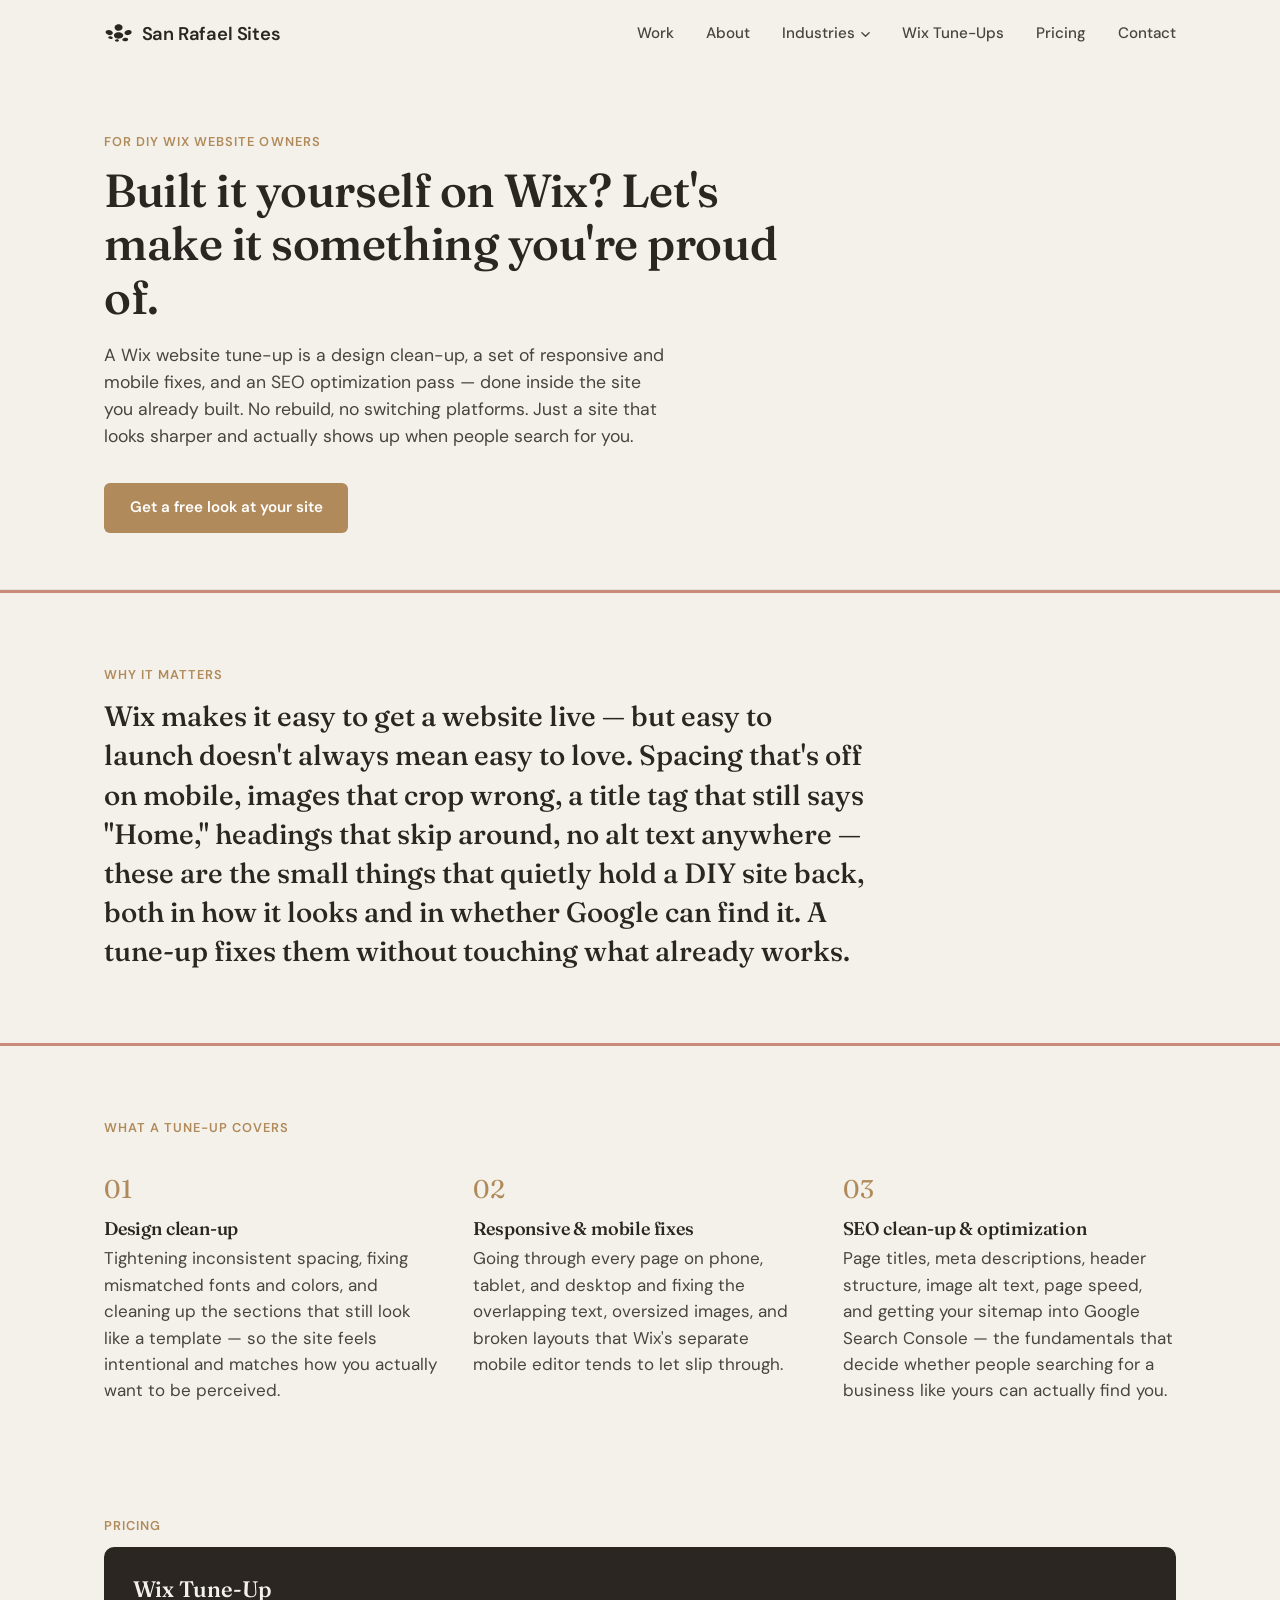
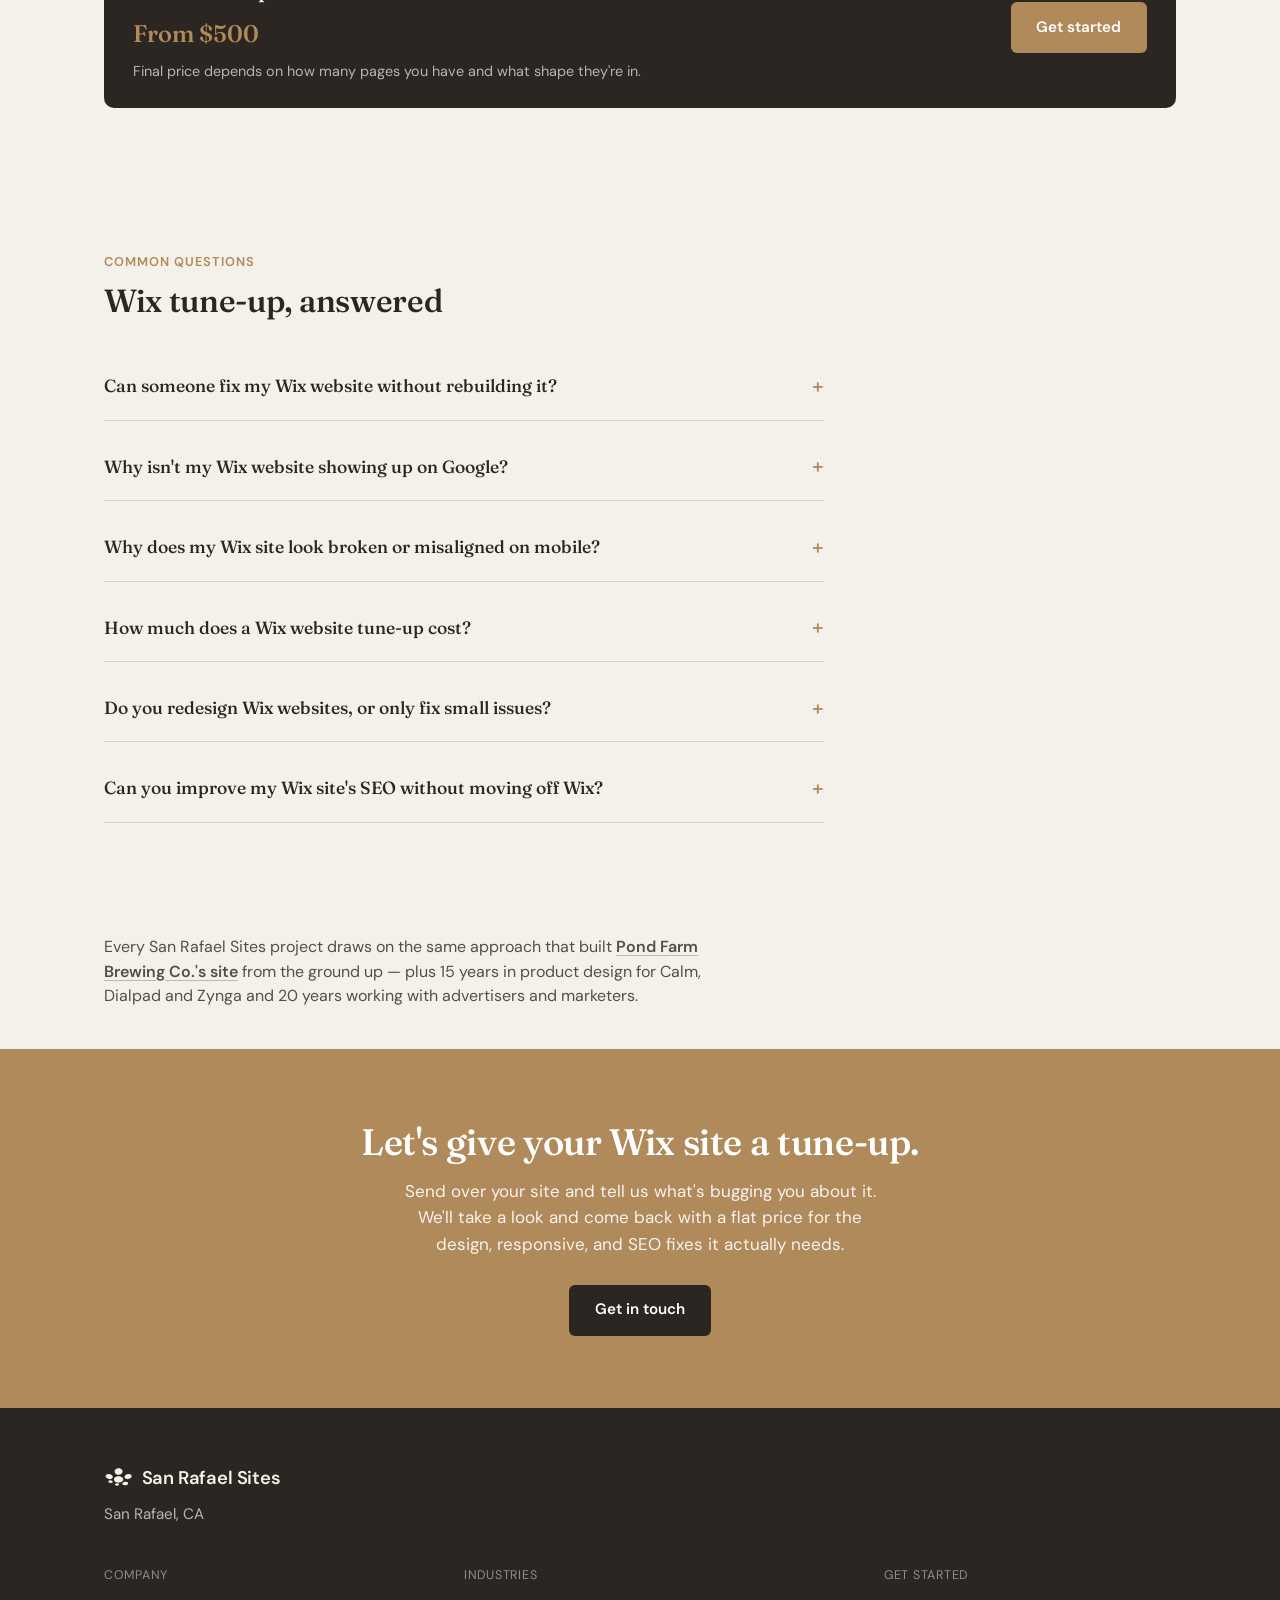
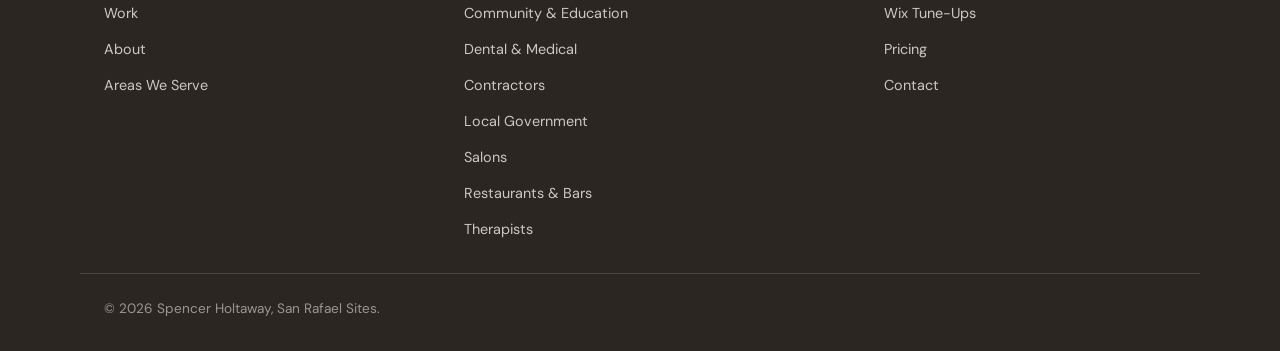
<file: wix-tune-ups/index.html>
<!DOCTYPE html>
<html lang="en">
<head>
  <!-- Google tag (gtag.js) — disabled on localhost/local dev so testing doesn't pollute GA4/Ads data -->
  <script>
    window.dataLayer = window.dataLayer || [];
    function gtag(){dataLayer.push(arguments);}
    gtag("js", new Date());
    (function () {
      var host = location.hostname;
      var isLocal = host === "localhost" || host === "127.0.0.1" || host === "::1" || location.protocol === "file:";
      if (isLocal) {
        // Belt-and-suspenders: block via the official opt-out flag, but
        // more importantly, never call gtag("config", ...) at all — the
        // config call itself is what fires Ads remarketing/conversion
        // pixels (rmkt/collect, ccm/collect), which ga-disable-<ID> does
        // NOT prevent.
        window["ga-disable-G-Z8TMT9YLQB"] = true;
        window["ga-disable-AW-18371892051"] = true;
        return;
      }
      gtag("config", "G-Z8TMT9YLQB");
      gtag("config", "AW-18371892051");
    })();
  </script>
  <script async src="https://www.googletagmanager.com/gtag/js?id=G-Z8TMT9YLQB"></script>

  <meta charset="UTF-8">
  <meta name="viewport" content="width=device-width, initial-scale=1.0">
  <title>Wix Website Tune-Up: Fix, Clean Up &amp; Improve SEO | San Rafael Sites</title>
  <meta name="description" content="Built your own Wix website and want it to actually work? A Wix tune-up cleans up the design, fixes mobile and responsive issues, and optimizes your SEO — without a full rebuild.">
  <link rel="canonical" href="https://www.sanrafaelsites.com/wix-tune-ups/">
  <link rel="icon" type="image/svg+xml" href="/assets/img/favicon.svg">

  <meta property="og:type" content="website">
  <meta property="og:site_name" content="San Rafael Sites">
  <meta property="og:title" content="Wix Website Tune-Up: Fix, Clean Up &amp; Improve SEO | San Rafael Sites">
  <meta property="og:description" content="Built your own Wix website and want it to actually work? A Wix tune-up cleans up the design, fixes mobile and responsive issues, and optimizes your SEO — without a full rebuild.">
  <meta property="og:url" content="https://www.sanrafaelsites.com/wix-tune-ups/">
  <meta property="og:image" content="https://www.sanrafaelsites.com/assets/img/social/og-image.png">
  <meta name="twitter:card" content="summary_large_image">
  <meta name="twitter:title" content="Wix Website Tune-Up: Fix, Clean Up &amp; Improve SEO | San Rafael Sites">
  <meta name="twitter:description" content="Built your own Wix website and want it to actually work? A Wix tune-up cleans up the design, fixes mobile and responsive issues, and optimizes your SEO — without a full rebuild.">
  <meta name="twitter:image" content="https://www.sanrafaelsites.com/assets/img/social/og-image.png">

  <link rel="preconnect" href="https://fonts.googleapis.com">
  <link rel="preconnect" href="https://fonts.gstatic.com" crossorigin>
  <link href="https://fonts.googleapis.com/css2?family=DM+Sans:ital,opsz,wght@0,9..40,400;0,9..40,500;0,9..40,600;0,9..40,700;1,9..40,400&family=Fraunces:ital,opsz,wght,SOFT,WONK@0,9..144,400..600,0,0..1;0,9..144,400..600,100,0..1&display=swap" rel="stylesheet">

  <link rel="stylesheet" href="/styles.css">

  <script type="application/ld+json">
  {
    "@context": "https://schema.org",
    "@type": "Service",
    "serviceType": "Wix Website Tune-Up",
    "name": "Wix Website Tune-Up",
    "provider": {
      "@type": "ProfessionalService",
      "name": "San Rafael Sites",
      "email": "sanrafaelsites@holtawaydesign.com",
      "areaServed": [
        { "@type": "City", "name": "San Rafael" },
        { "@type": "City", "name": "San Anselmo" },
        { "@type": "City", "name": "Fairfax" },
        { "@type": "City", "name": "Novato" },
        { "@type": "AdministrativeArea", "name": "Marin County" },
        { "@type": "AdministrativeArea", "name": "Sonoma County" },
        { "@type": "AdministrativeArea", "name": "Bay Area" }
      ]
    },
    "description": "Design clean-up, responsive/mobile fixes, and SEO optimization for existing Wix websites — for owners who built their own site and want it to look sharper and perform better in search.",
    "url": "https://www.sanrafaelsites.com/wix-tune-ups/"
  }
  </script>

  <script type="application/ld+json">
  {
    "@context": "https://schema.org",
    "@type": "FAQPage",
    "mainEntity": [
      {
        "@type": "Question",
        "name": "Can someone fix my Wix website without rebuilding it from scratch?",
        "acceptedAnswer": {
          "@type": "Answer",
          "text": "Yes. A Wix tune-up works inside the site you already built — cleaning up design, fixing layout and mobile issues, and improving SEO — without starting over on a new platform or a full redesign."
        }
      },
      {
        "@type": "Question",
        "name": "Why isn't my Wix website showing up on Google?",
        "acceptedAnswer": {
          "@type": "Answer",
          "text": "Usually it's a handful of missing basics: page titles and meta descriptions that were never set, images without alt text, a heading structure that skips levels, slow-loading pages, or a sitemap that was never submitted to Google Search Console. These are common on DIY Wix sites and are straightforward to fix."
        }
      },
      {
        "@type": "Question",
        "name": "Why does my Wix site look broken or misaligned on mobile?",
        "acceptedAnswer": {
          "@type": "Answer",
          "text": "Wix's editor lets you design desktop and mobile layouts separately, and it's easy for the mobile version to drift out of sync as you add sections over time — overlapping text, oversized images, awkward spacing. A tune-up goes through every page on phone, tablet, and desktop and fixes what's broken."
        }
      },
      {
        "@type": "Question",
        "name": "How much does a Wix website tune-up cost?",
        "acceptedAnswer": {
          "@type": "Answer",
          "text": "It depends on how many pages your site has and what shape it's in — a small single-page site needs less work than a ten-page site with several broken sections. Send over your site and we'll take a look and quote a flat price before any work starts."
        }
      },
      {
        "@type": "Question",
        "name": "Do you redesign Wix websites, or only fix small issues?",
        "acceptedAnswer": {
          "@type": "Answer",
          "text": "Both — a tune-up can be as light as fixing mobile spacing and SEO basics, or as involved as reworking the visual design section by section. We scope it to what your site actually needs after reviewing it."
        }
      },
      {
        "@type": "Question",
        "name": "Can you improve my Wix site's SEO without moving off Wix?",
        "acceptedAnswer": {
          "@type": "Answer",
          "text": "Yes. Wix supports the SEO fundamentals — title tags, meta descriptions, alt text, structured data, sitemaps — they just aren't set up correctly on most self-built sites. We clean those up directly inside your existing Wix site."
        }
      }
    ]
  }
  </script>
</head>
<body id="top">

  <a href="#main" class="skip-link">Skip to main content</a>

  <svg style="display:none" aria-hidden="true">
    <symbol id="srs-mark" viewBox="212.42 -0.8 112.48 72.29">
      <path d="M274.15,57.89c-6.45.72-14.02-.71-18.76-5.46-4.43-4.44-4.08-10.72.52-14.89,5.87-5.31,15.29-6.22,22.63-4.05,5.73,1.69,12.43,6.38,11.31,13.21-1.18,7.09-9.39,10.5-15.71,11.2ZM301.5,54.51c-3.47-.47-7.2.03-10.38,1.51-3.76,1.75-7.57,6.1-3.68,9.8,2.76,2.61,7.33,3.02,10.94,2.62,4-.44,9.39-2.24,10.83-6.41,1.56-4.61-4.12-7.02-7.72-7.51ZM317.53,24.1c-5.54-2.1-12.37-.84-17.2,2.43-4.25,2.88-7.74,8.57-4,13.32,3.03,3.86,8.76,4.59,13.3,3.94,5.39-.77,11.57-3.86,13.56-9.28,1.71-4.67-1.33-8.77-5.66-10.41ZM282.57,22.49c4.4-3.77,5.88-9.95,2.85-15.06-3.49-5.87-11.04-8.23-17.52-7.19-6.7,1.07-13.42,6.31-12.97,13.67.82,13.04,19.2,15.82,27.64,8.58ZM221.32,26.53c-8.9,8.97,7.42,17.54,14.89,17.47,5.34-.05,12.51-2.95,11.77-9.49-1.27-10.76-19.53-15.17-26.66-7.98ZM239.02,48.65c-2.89-.38-7.25-.04-8.96,2.78-1.56,2.57.46,5.13,2.63,6.5,3.34,2.1,15.98,3.64,14.72-3.51-.68-3.61-5.2-5.35-8.39-5.77ZM265.76,60.71c-2.78-.35-6.73.02-8.69,2.33-1.69,2-.7,4.17,1.28,5.5,3.24,2.17,13.98,2.95,14.14-2.97-.04-3.18-4.18-4.54-6.72-4.86Z"/>
    </symbol>
  </svg>

  <header class="nav">
    <div class="wrap nav__inner">
      <a class="logo logo--row" href="/" aria-label="San Rafael Sites — home">
        <svg class="mark-icon" aria-hidden="true"><use href="#srs-mark"></use></svg>
        <span class="wordmark">San Rafael Sites</span>
      </a>

      <button class="nav__toggle" id="navToggle" aria-expanded="false" aria-controls="navMenu" aria-label="Toggle menu">
        <span></span><span></span><span></span>
      </button>

      <nav class="nav__links" id="navMenu">
        <a href="/work/">Work</a>
        <a href="/about/">About</a>
        <div class="nav__dropdown" id="navDropdown">
          <button class="nav__dropdown-toggle" id="dropdownToggle" type="button" aria-expanded="false" aria-controls="dropdownMenu">
            Industries
            <svg class="nav__dropdown-caret" viewBox="0 0 10 6" fill="none" aria-hidden="true"><path d="M1 1l4 4 4-4" stroke="currentColor" stroke-width="1.5" stroke-linecap="round" stroke-linejoin="round"/></svg>
          </button>
          <ul class="nav__dropdown-menu" id="dropdownMenu">
            <li><a href="/community-education/">Community &amp; Education</a></li>
            <li><a href="/dental-medical/">Dental &amp; Medical</a></li>
            <li><a href="/contractors/">Contractors</a></li>
            <li><a href="/local-government-contracts/">Local Government Contracts</a></li>
            <li><a href="/salons/">Salons</a></li>
            <li><a href="/restaurants/">Restaurants &amp; Bars</a></li>
            <li><a href="/therapists/">Therapists</a></li>
          </ul>
        </div>
        <a href="/wix-tune-ups/">Wix Tune-Ups</a>
        <a href="/#pricing">Pricing</a>
        <a href="#contact">Contact</a>
      </nav>
    </div>
  </header>

  <main id="main" tabindex="-1">

    <section class="industry-hero">
      <div class="wrap">
        <p class="eyebrow">For DIY Wix Website Owners</p>
        <h1>Built it yourself on Wix? Let's make it something you're proud of.</h1>
        <p class="industry-hero__sub">A Wix website tune-up is a design clean-up, a set of responsive and mobile fixes, and an SEO optimization pass — done inside the site you already built. No rebuild, no switching platforms. Just a site that looks sharper and actually shows up when people search for you.</p>
        <div class="industry-hero__actions">
          <a class="btn btn--primary" href="#contact">Get a free look at your site</a>
        </div>
      </div>
    </section>

    <section class="value-prop">
      <div class="wrap">
        <p class="eyebrow">Why it matters</p>
        <p class="value-prop__text">Wix makes it easy to get a website live — but easy to launch doesn't always mean easy to love. Spacing that's off on mobile, images that crop wrong, a title tag that still says "Home," headings that skip around, no alt text anywhere — these are the small things that quietly hold a DIY site back, both in how it looks and in whether Google can find it. A tune-up fixes them without touching what already works.</p>
      </div>
    </section>

    <section class="process">
      <div class="wrap">
        <p class="eyebrow">What a tune-up covers</p>
        <ol class="process__list">
          <li>
            <span class="process__num">01</span>
            <h3>Design clean-up</h3>
            <p>Tightening inconsistent spacing, fixing mismatched fonts and colors, and cleaning up the sections that still look like a template — so the site feels intentional and matches how you actually want to be perceived.</p>
          </li>
          <li>
            <span class="process__num">02</span>
            <h3>Responsive &amp; mobile fixes</h3>
            <p>Going through every page on phone, tablet, and desktop and fixing the overlapping text, oversized images, and broken layouts that Wix's separate mobile editor tends to let slip through.</p>
          </li>
          <li>
            <span class="process__num">03</span>
            <h3>SEO clean-up &amp; optimization</h3>
            <p>Page titles, meta descriptions, header structure, image alt text, page speed, and getting your sitemap into Google Search Console — the fundamentals that decide whether people searching for a business like yours can actually find you.</p>
          </li>
        </ol>
      </div>
    </section>

    <section class="wix-pricing" id="pricing">
      <div class="wrap">
        <p class="eyebrow">Pricing</p>
        <div class="pricing__industry-card wix-pricing__card">
          <div class="wix-pricing__info">
            <span class="pricing__industry-name">Wix Tune-Up</span>
            <span class="pricing__industry-price">From $500</span>
            <span class="pricing__industry-note">Final price depends on how many pages you have and what shape they're in.</span>
          </div>
          <a class="btn btn--primary" href="mailto:sanrafaelsites@holtawaydesign.com?subject=Let%27s%20get%20started%20with%20a%20Wix%20tune%20up">Get started</a>
        </div>
      </div>
    </section>

    <section class="faq" id="faq">
      <div class="wrap">
        <p class="eyebrow">Common questions</p>
        <h2 class="faq__title">Wix tune-up, answered</h2>
        <div class="faq__list">
          <details class="faq__item">
            <summary>Can someone fix my Wix website without rebuilding it?</summary>
            <div class="faq__panel"><p>Yes. A tune-up works inside the site you already built — cleaning up design, fixing layout and mobile issues, and improving SEO — without starting over on a new platform or a full redesign.</p></div>
          </details>
          <details class="faq__item">
            <summary>Why isn't my Wix website showing up on Google?</summary>
            <div class="faq__panel"><p>Usually it's a handful of missing basics: page titles and meta descriptions that were never set, images without alt text, a heading structure that skips levels, slow-loading pages, or a sitemap that was never submitted to Google Search Console. These are common on DIY Wix sites and are straightforward to fix.</p></div>
          </details>
          <details class="faq__item">
            <summary>Why does my Wix site look broken or misaligned on mobile?</summary>
            <div class="faq__panel"><p>Wix lets you design desktop and mobile layouts separately, and it's easy for the mobile version to drift out of sync as you add sections over time — overlapping text, oversized images, awkward spacing. A tune-up goes through every page on phone, tablet, and desktop and fixes what's broken.</p></div>
          </details>
          <details class="faq__item">
            <summary>How much does a Wix website tune-up cost?</summary>
            <div class="faq__panel"><p>It depends on how many pages your site has and what shape it's in — a small single-page site needs less work than a ten-page site with several broken sections. Send over your site and we'll take a look and quote a flat price before any work starts.</p></div>
          </details>
          <details class="faq__item">
            <summary>Do you redesign Wix websites, or only fix small issues?</summary>
            <div class="faq__panel"><p>Both — a tune-up can be as light as fixing mobile spacing and SEO basics, or as involved as reworking the visual design section by section. We scope it to what your site actually needs after reviewing it.</p></div>
          </details>
          <details class="faq__item">
            <summary>Can you improve my Wix site's SEO without moving off Wix?</summary>
            <div class="faq__panel"><p>Yes. Wix supports the SEO fundamentals — title tags, meta descriptions, alt text, structured data, sitemaps — they just aren't set up correctly on most self-built sites. We clean those up directly inside your existing Wix site.</p></div>
          </details>
        </div>
      </div>
    </section>

    <section class="credibility-anchor" id="about">
      <div class="wrap">
        <p>Every San Rafael Sites project draws on the same approach that built <a href="/work/#pond-farm">Pond Farm Brewing Co.'s site</a> from the ground up — plus 15 years in product design for Calm, Dialpad and Zynga and 20 years working with advertisers and marketers.</p>
      </div>
    </section>

    <section class="industry-cta" id="contact">
      <div class="wrap industry-cta__inner">
        <h2>Let's give your Wix site a tune-up.</h2>
        <p>Send over your site and tell us what's bugging you about it. We'll take a look and come back with a flat price for the design, responsive, and SEO fixes it actually needs.</p>
        <a class="btn btn--primary" href="mailto:sanrafaelsites@holtawaydesign.com?subject=Wix%20website%20tune-up">Get in touch</a>
      </div>
    </section>

  </main>

  <footer class="footer">
    <div class="wrap footer__inner">
      <div class="footer__col">
        <a class="logo logo--row" href="/" aria-label="San Rafael Sites">
          <svg class="mark-icon" aria-hidden="true"><use href="#srs-mark"></use></svg>
          <span class="wordmark">San Rafael Sites</span>
        </a>
        <p class="footer__location">San Rafael, CA</p>
      </div>

      <nav class="footer__links" aria-label="Footer">
        <div class="footer__links-col">
          <p class="footer__links-title">Company</p>
          <ul>
            <li><a href="/work/">Work</a></li>
            <li><a href="/about/">About</a></li>
            <li><a href="/areas-we-serve/">Areas We Serve</a></li>
          </ul>
        </div>

        <div class="footer__links-col">
          <p class="footer__links-title">Industries</p>
          <ul>
            <li><a href="/community-education/">Community &amp; Education</a></li>
            <li><a href="/dental-medical/">Dental &amp; Medical</a></li>
            <li><a href="/contractors/">Contractors</a></li>
            <li><a href="/local-government-contracts/">Local Government</a></li>
            <li><a href="/salons/">Salons</a></li>
            <li><a href="/restaurants/">Restaurants &amp; Bars</a></li>
            <li><a href="/therapists/">Therapists</a></li>
          </ul>
        </div>

        <div class="footer__links-col">
          <p class="footer__links-title">Get Started</p>
          <ul>
            <li><a href="/wix-tune-ups/">Wix Tune-Ups</a></li>
            <li><a href="/#pricing">Pricing</a></li>
            <li><a href="#contact">Contact</a></li>
          </ul>
        </div>
      </nav>
    </div>
    <div class="wrap">
      <p class="footer__copy">&copy; <span id="year"></span> Spencer Holtaway, San Rafael Sites.</p>
    </div>
  </footer>

  <script src="/script.js"></script>
  <script src="/assets/js/analytics.js"></script>
</body>
</html>
</file>
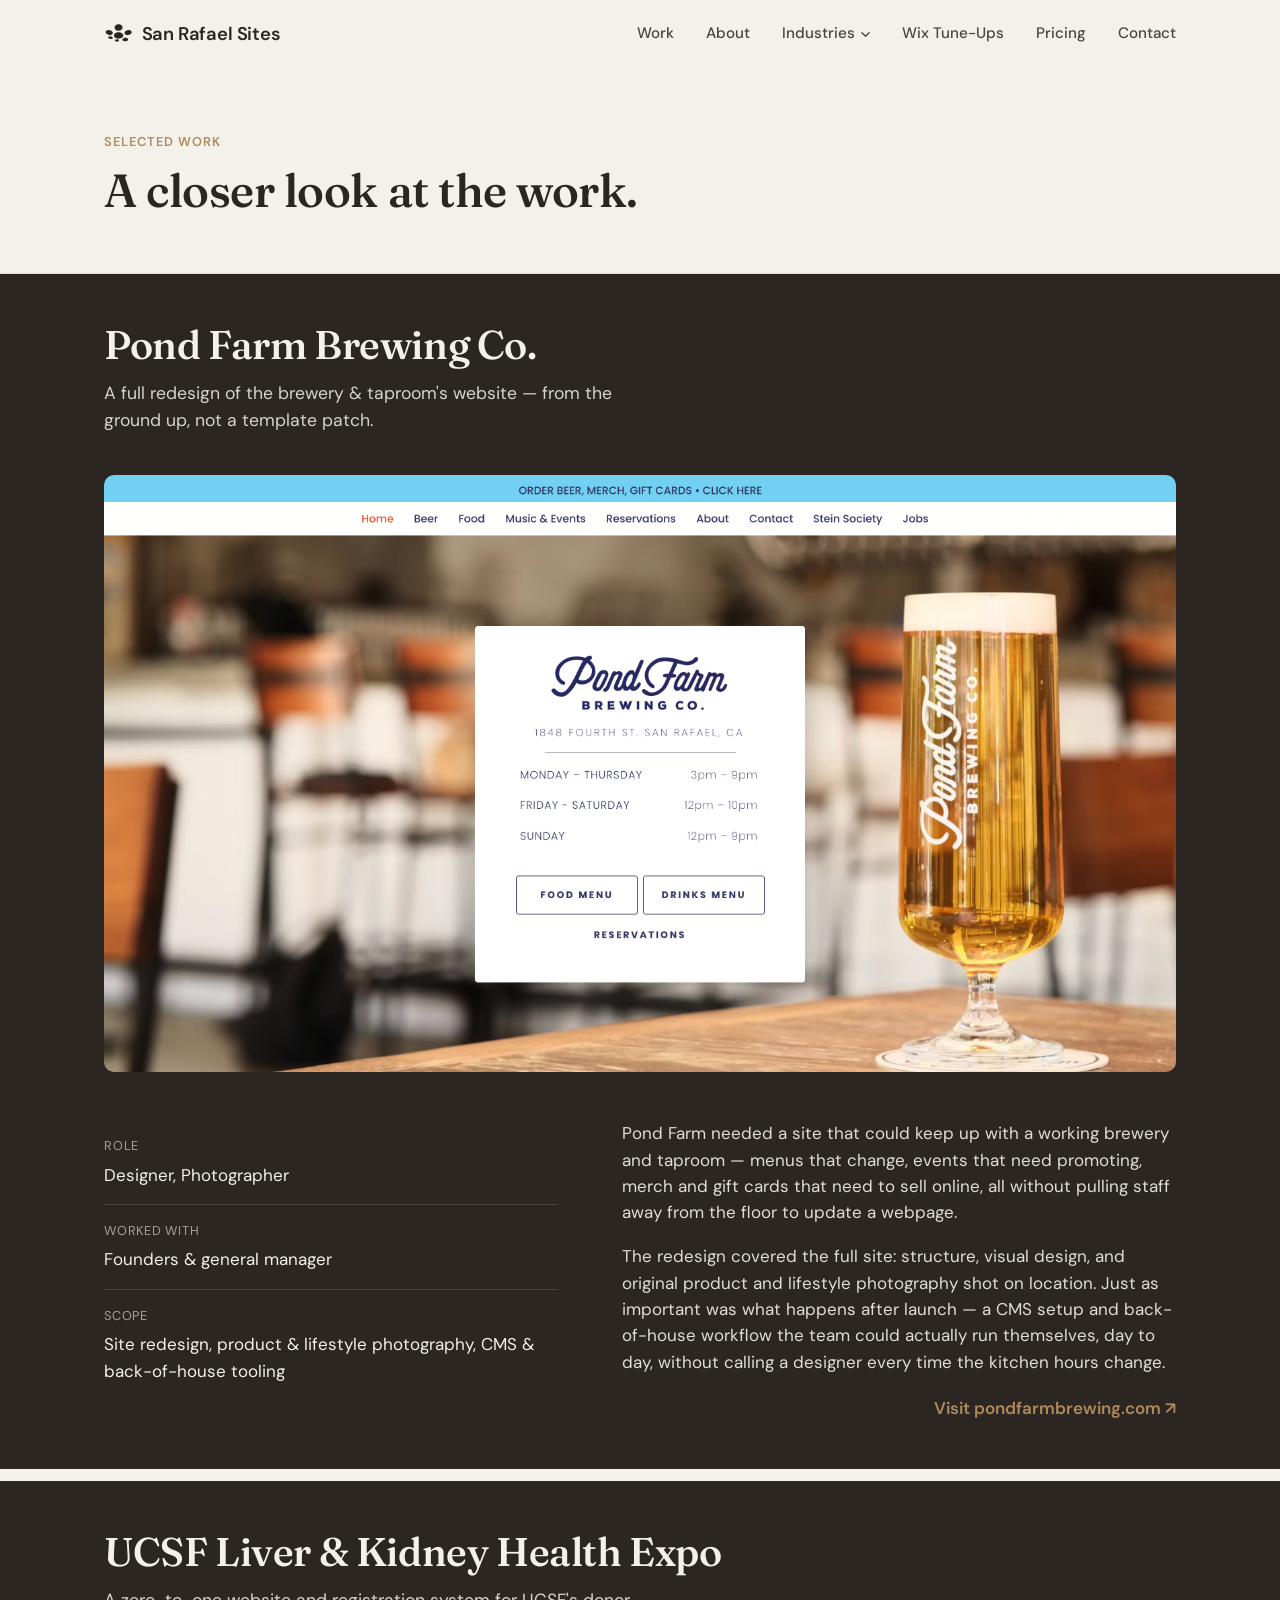
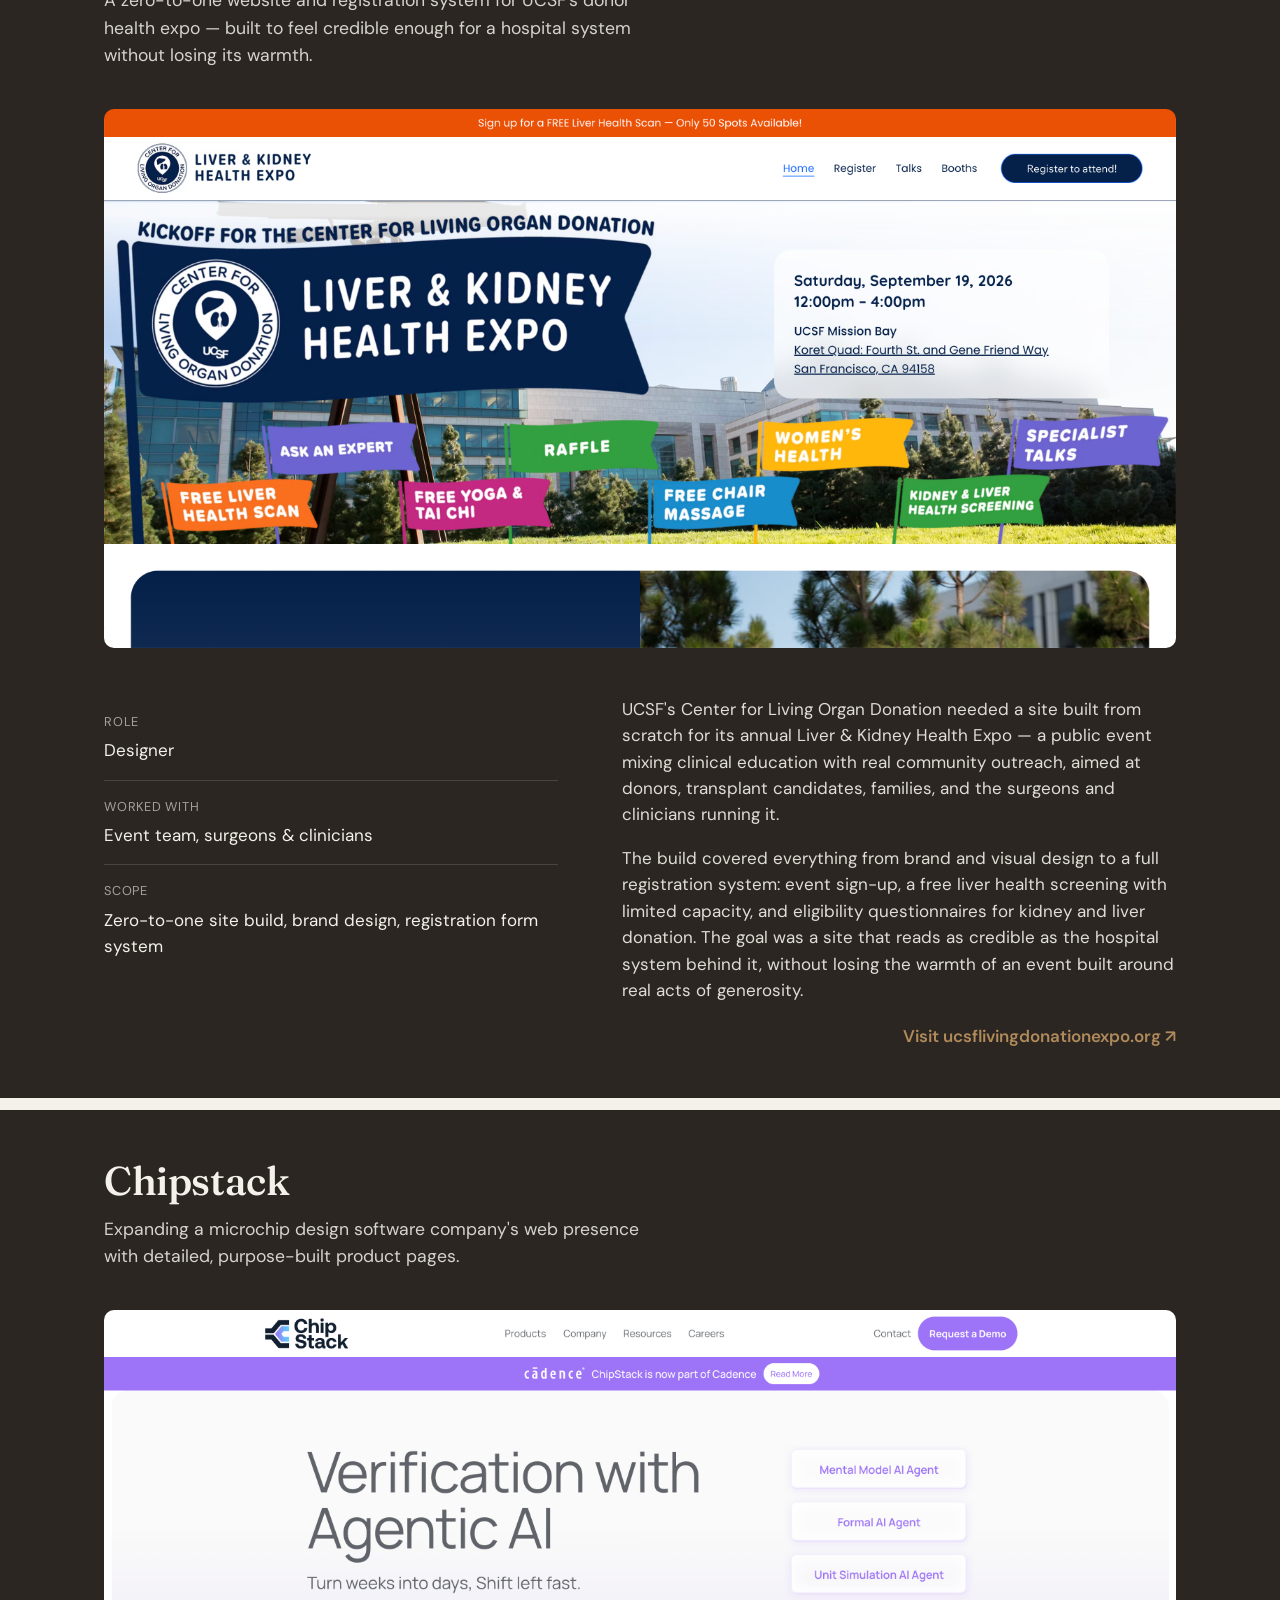
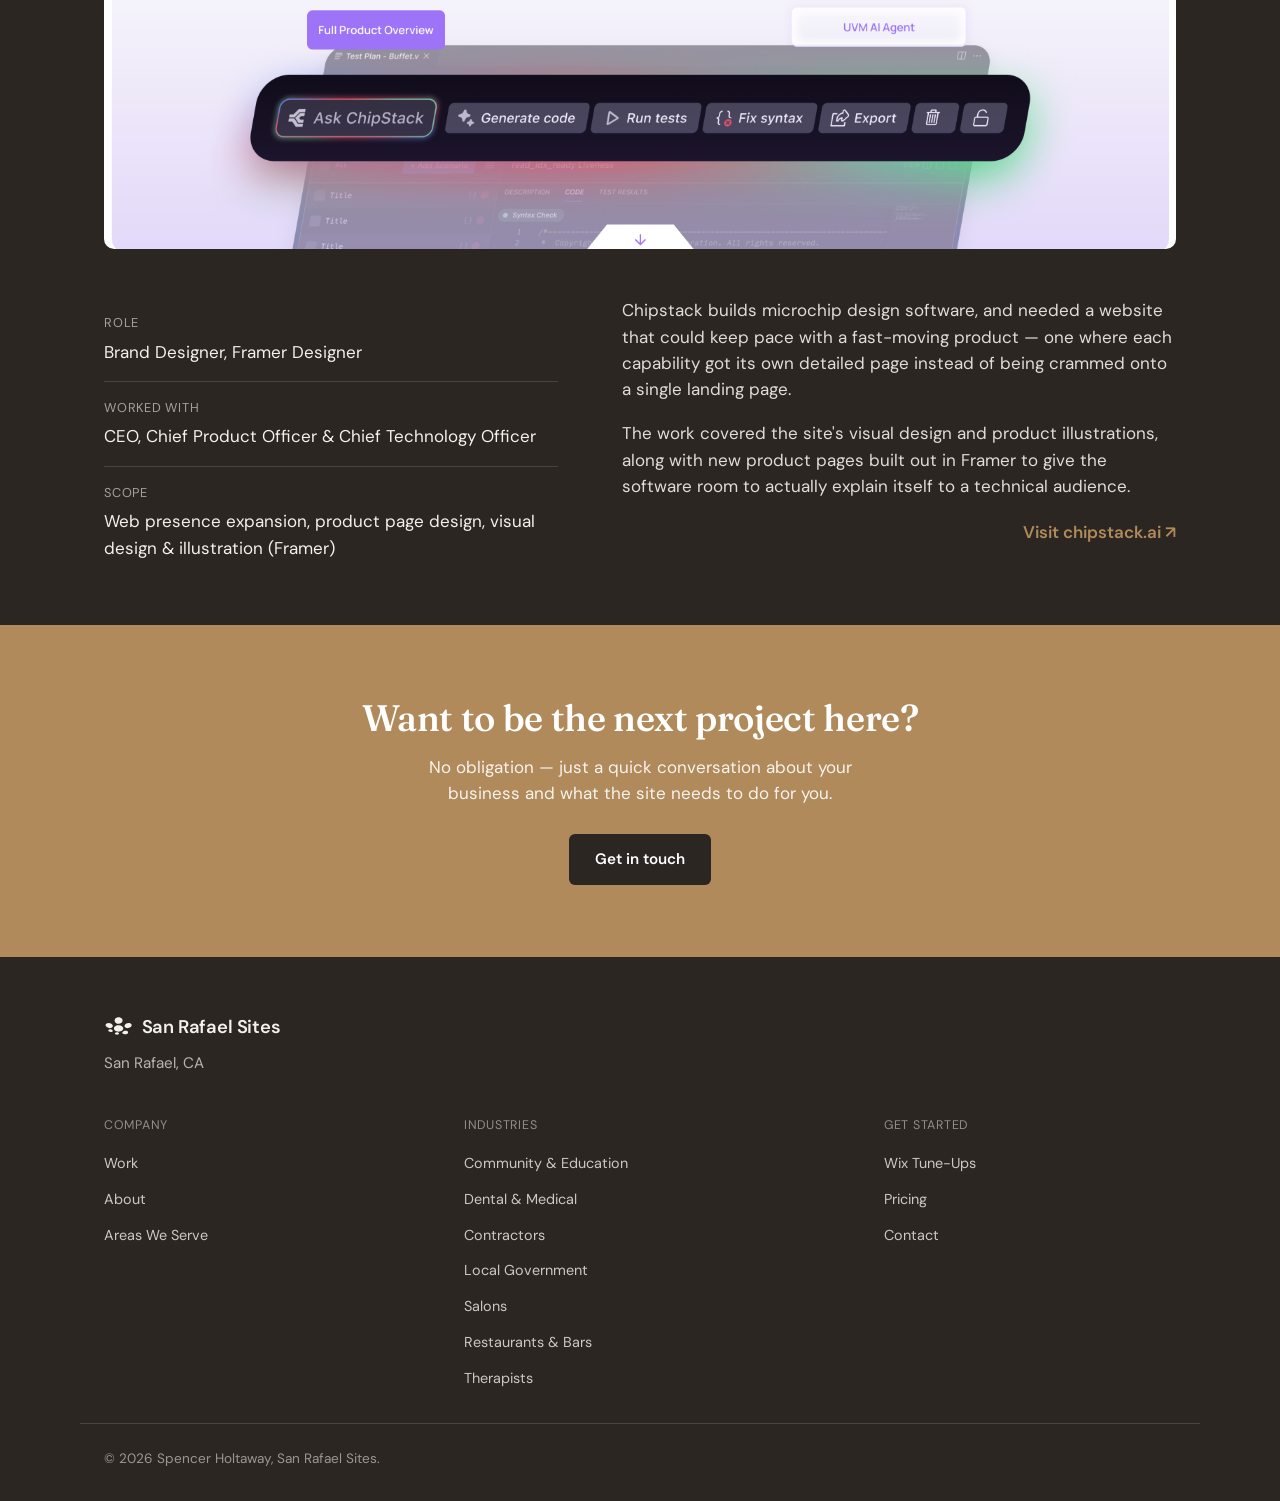
<file: work/index.html>
<!DOCTYPE html>
<html lang="en">
<head>
  <!-- Google tag (gtag.js) — disabled on localhost/local dev so testing doesn't pollute GA4/Ads data -->
  <script>
    window.dataLayer = window.dataLayer || [];
    function gtag(){dataLayer.push(arguments);}
    gtag("js", new Date());
    (function () {
      var host = location.hostname;
      var isLocal = host === "localhost" || host === "127.0.0.1" || host === "::1" || location.protocol === "file:";
      if (isLocal) {
        // Belt-and-suspenders: block via the official opt-out flag, but
        // more importantly, never call gtag("config", ...) at all — the
        // config call itself is what fires Ads remarketing/conversion
        // pixels (rmkt/collect, ccm/collect), which ga-disable-<ID> does
        // NOT prevent.
        window["ga-disable-G-Z8TMT9YLQB"] = true;
        window["ga-disable-AW-18371892051"] = true;
        return;
      }
      gtag("config", "G-Z8TMT9YLQB");
      gtag("config", "AW-18371892051");
    })();
  </script>
  <script async src="https://www.googletagmanager.com/gtag/js?id=G-Z8TMT9YLQB"></script>

  <meta charset="UTF-8">
  <meta name="viewport" content="width=device-width, initial-scale=1.0">
  <title>Work | San Rafael Sites</title>
  <meta name="description" content="Selected San Rafael Sites projects — Pond Farm Brewing Co., Chipstack, and UCSF's Liver & Kidney Health Expo.">
  <link rel="canonical" href="https://www.sanrafaelsites.com/work/">
  <link rel="icon" type="image/svg+xml" href="/assets/img/favicon.svg">

  <meta property="og:type" content="website">
  <meta property="og:site_name" content="San Rafael Sites">
  <meta property="og:title" content="Work | San Rafael Sites">
  <meta property="og:description" content="Selected San Rafael Sites projects — Pond Farm Brewing Co., Chipstack, and UCSF's Liver &amp; Kidney Health Expo.">
  <meta property="og:url" content="https://www.sanrafaelsites.com/work/">
  <meta property="og:image" content="https://www.sanrafaelsites.com/assets/img/social/og-image.png">
  <meta name="twitter:card" content="summary_large_image">
  <meta name="twitter:title" content="Work | San Rafael Sites">
  <meta name="twitter:description" content="Selected San Rafael Sites projects — Pond Farm Brewing Co., Chipstack, and UCSF's Liver &amp; Kidney Health Expo.">
  <meta name="twitter:image" content="https://www.sanrafaelsites.com/assets/img/social/og-image.png">

  <link rel="preconnect" href="https://fonts.googleapis.com">
  <link rel="preconnect" href="https://fonts.gstatic.com" crossorigin>
  <link href="https://fonts.googleapis.com/css2?family=DM+Sans:ital,opsz,wght@0,9..40,400;0,9..40,500;0,9..40,600;0,9..40,700;1,9..40,400&family=Fraunces:ital,opsz,wght,SOFT,WONK@0,9..144,400..600,0,0..1;0,9..144,400..600,100,0..1&display=swap" rel="stylesheet">

  <link rel="stylesheet" href="/styles.css">

  <script type="application/ld+json">
  {
    "@context": "https://schema.org",
    "@type": "ProfessionalService",
    "name": "San Rafael Sites",
    "description": "Selected San Rafael Sites projects, including Pond Farm Brewing Co., Chipstack, and UCSF's Liver & Kidney Health Expo.",
    "url": "https://www.sanrafaelsites.com/work/",
    "image": "https://www.sanrafaelsites.com/assets/img/social/og-image.png",
    "email": "sanrafaelsites@holtawaydesign.com",
    "priceRange": "$$",
    "areaServed": [
      { "@type": "City", "name": "San Rafael" },
      { "@type": "City", "name": "San Anselmo" },
      { "@type": "City", "name": "Fairfax" },
      { "@type": "City", "name": "Novato" },
      { "@type": "AdministrativeArea", "name": "Marin County" },
      { "@type": "AdministrativeArea", "name": "Sonoma County" },
      { "@type": "AdministrativeArea", "name": "Bay Area" }
    ],
    "address": {
      "@type": "PostalAddress",
      "addressLocality": "San Rafael",
      "addressRegion": "CA",
      "addressCountry": "US"
    }
  }
  </script>
</head>
<body id="top">

  <a href="#main" class="skip-link">Skip to main content</a>

  <svg style="display:none" aria-hidden="true">
    <symbol id="srs-mark" viewBox="212.42 -0.8 112.48 72.29">
      <path d="M274.15,57.89c-6.45.72-14.02-.71-18.76-5.46-4.43-4.44-4.08-10.72.52-14.89,5.87-5.31,15.29-6.22,22.63-4.05,5.73,1.69,12.43,6.38,11.31,13.21-1.18,7.09-9.39,10.5-15.71,11.2ZM301.5,54.51c-3.47-.47-7.2.03-10.38,1.51-3.76,1.75-7.57,6.1-3.68,9.8,2.76,2.61,7.33,3.02,10.94,2.62,4-.44,9.39-2.24,10.83-6.41,1.56-4.61-4.12-7.02-7.72-7.51ZM317.53,24.1c-5.54-2.1-12.37-.84-17.2,2.43-4.25,2.88-7.74,8.57-4,13.32,3.03,3.86,8.76,4.59,13.3,3.94,5.39-.77,11.57-3.86,13.56-9.28,1.71-4.67-1.33-8.77-5.66-10.41ZM282.57,22.49c4.4-3.77,5.88-9.95,2.85-15.06-3.49-5.87-11.04-8.23-17.52-7.19-6.7,1.07-13.42,6.31-12.97,13.67.82,13.04,19.2,15.82,27.64,8.58ZM221.32,26.53c-8.9,8.97,7.42,17.54,14.89,17.47,5.34-.05,12.51-2.95,11.77-9.49-1.27-10.76-19.53-15.17-26.66-7.98ZM239.02,48.65c-2.89-.38-7.25-.04-8.96,2.78-1.56,2.57.46,5.13,2.63,6.5,3.34,2.1,15.98,3.64,14.72-3.51-.68-3.61-5.2-5.35-8.39-5.77ZM265.76,60.71c-2.78-.35-6.73.02-8.69,2.33-1.69,2-.7,4.17,1.28,5.5,3.24,2.17,13.98,2.95,14.14-2.97-.04-3.18-4.18-4.54-6.72-4.86Z"/>
    </symbol>
  </svg>

  <header class="nav">
    <div class="wrap nav__inner">
      <a class="logo logo--row" href="/" aria-label="San Rafael Sites — home">
        <svg class="mark-icon" aria-hidden="true"><use href="#srs-mark"></use></svg>
        <span class="wordmark">San Rafael Sites</span>
      </a>

      <button class="nav__toggle" id="navToggle" aria-expanded="false" aria-controls="navMenu" aria-label="Toggle menu">
        <span></span><span></span><span></span>
      </button>

      <nav class="nav__links" id="navMenu">
        <a href="/work/">Work</a>
        <a href="/about/">About</a>
        <div class="nav__dropdown" id="navDropdown">
          <button class="nav__dropdown-toggle" id="dropdownToggle" type="button" aria-expanded="false" aria-controls="dropdownMenu">
            Industries
            <svg class="nav__dropdown-caret" viewBox="0 0 10 6" fill="none" aria-hidden="true"><path d="M1 1l4 4 4-4" stroke="currentColor" stroke-width="1.5" stroke-linecap="round" stroke-linejoin="round"/></svg>
          </button>
          <ul class="nav__dropdown-menu" id="dropdownMenu">
            <li><a href="/community-education/">Community &amp; Education</a></li>
            <li><a href="/dental-medical/">Dental &amp; Medical</a></li>
            <li><a href="/contractors/">Contractors</a></li>
            <li><a href="/local-government-contracts/">Local Government Contracts</a></li>
            <li><a href="/salons/">Salons</a></li>
            <li><a href="/restaurants/">Restaurants &amp; Bars</a></li>
            <li><a href="/therapists/">Therapists</a></li>
          </ul>
        </div>
        <a href="/wix-tune-ups/">Wix Tune-Ups</a>
        <a href="/#pricing">Pricing</a>
        <a href="/#contact">Contact</a>
      </nav>
    </div>
  </header>

  <main id="main" tabindex="-1">

    <section class="industry-hero">
      <div class="wrap">
        <p class="eyebrow">Selected work</p>
        <h1>A closer look at the work.</h1>
      </div>
    </section>

    <section class="work">

      <!-- Case study: Pond Farm Brewing Co. -->
      <article class="case-study" id="pond-farm">
        <div class="wrap">
          <h2 class="case-study__title">Pond Farm Brewing Co.</h2>
          <p class="case-study__dek">A full redesign of the brewery &amp; taproom's website — from the ground up, not a template patch.</p>

          <div class="case-study__media">
            <img src="/assets/img/case-studies/pond-farm/cover.png" alt="Pond Farm Brewing website, homepage" loading="lazy">
          </div>

          <div class="case-study__grid">
            <div class="case-study__meta">
              <dl>
                <div>
                  <dt>Role</dt>
                  <dd>Designer, Photographer</dd>
                </div>
                <div>
                  <dt>Worked with</dt>
                  <dd>Founders &amp; general manager</dd>
                </div>
                <div>
                  <dt>Scope</dt>
                  <dd>Site redesign, product &amp; lifestyle photography, CMS &amp; back-of-house tooling</dd>
                </div>
              </dl>
            </div>

            <div class="case-study__body">
              <p>Pond Farm needed a site that could keep up with a working brewery and taproom — menus that change, events that need promoting, merch and gift cards that need to sell online, all without pulling staff away from the floor to update a webpage.</p>
              <p>The redesign covered the full site: structure, visual design, and original product and lifestyle photography shot on location. Just as important was what happens after launch — a CMS setup and back-of-house workflow the team could actually run themselves, day to day, without calling a designer every time the kitchen hours change.</p>
              <a class="case-study__link" href="https://www.pondfarmbrewing.com" target="_blank" rel="noopener">Visit pondfarmbrewing.com <span aria-hidden="true">&#8599;</span><span class="sr-only"> (opens in a new tab)</span></a>
            </div>
          </div>
        </div>
      </article>

      <!-- Case study: UCSF Liver & Kidney Health Expo -->
      <article class="case-study" id="ucsf-liver-expo">
        <div class="wrap">
          <h2 class="case-study__title">UCSF Liver &amp; Kidney Health Expo</h2>
          <p class="case-study__dek">A zero-to-one website and registration system for UCSF's donor health expo — built to feel credible enough for a hospital system without losing its warmth.</p>

          <div class="case-study__media">
            <img src="/assets/img/case-studies/ucsf-liver-expo26/cover.png" alt="UCSF Liver & Kidney Health Expo website" loading="lazy">
          </div>

          <div class="case-study__grid">
            <div class="case-study__meta">
              <dl>
                <div>
                  <dt>Role</dt>
                  <dd>Designer</dd>
                </div>
                <div>
                  <dt>Worked with</dt>
                  <dd>Event team, surgeons &amp; clinicians</dd>
                </div>
                <div>
                  <dt>Scope</dt>
                  <dd>Zero-to-one site build, brand design, registration form system</dd>
                </div>
              </dl>
            </div>

            <div class="case-study__body">
              <p>UCSF's Center for Living Organ Donation needed a site built from scratch for its annual Liver &amp; Kidney Health Expo — a public event mixing clinical education with real community outreach, aimed at donors, transplant candidates, families, and the surgeons and clinicians running it.</p>
              <p>The build covered everything from brand and visual design to a full registration system: event sign-up, a free liver health screening with limited capacity, and eligibility questionnaires for kidney and liver donation. The goal was a site that reads as credible as the hospital system behind it, without losing the warmth of an event built around real acts of generosity.</p>
              <a class="case-study__link" href="https://www.ucsflivingdonationexpo.org/" target="_blank" rel="noopener">Visit ucsflivingdonationexpo.org <span aria-hidden="true">&#8599;</span><span class="sr-only"> (opens in a new tab)</span></a>
            </div>
          </div>
        </div>
      </article>

      <!-- Case study: Chipstack -->
      <article class="case-study" id="chipstack">
        <div class="wrap">
          <h2 class="case-study__title">Chipstack</h2>
          <p class="case-study__dek">Expanding a microchip design software company's web presence with detailed, purpose-built product pages.</p>

          <div class="case-study__media">
            <img src="/assets/img/case-studies/chipstack/cover.png" alt="Chipstack website, product pages" loading="lazy">
          </div>

          <div class="case-study__grid">
            <div class="case-study__meta">
              <dl>
                <div>
                  <dt>Role</dt>
                  <dd>Brand Designer, Framer Designer</dd>
                </div>
                <div>
                  <dt>Worked with</dt>
                  <dd>CEO, Chief Product Officer &amp; Chief Technology Officer</dd>
                </div>
                <div>
                  <dt>Scope</dt>
                  <dd>Web presence expansion, product page design, visual design &amp; illustration (Framer)</dd>
                </div>
              </dl>
            </div>

            <div class="case-study__body">
              <p>Chipstack builds microchip design software, and needed a website that could keep pace with a fast-moving product — one where each capability got its own detailed page instead of being crammed onto a single landing page.</p>
              <p>The work covered the site's visual design and product illustrations, along with new product pages built out in Framer to give the software room to actually explain itself to a technical audience.</p>
              <a class="case-study__link" href="https://www.chipstack.ai" target="_blank" rel="noopener">Visit chipstack.ai <span aria-hidden="true">&#8599;</span><span class="sr-only"> (opens in a new tab)</span></a>
            </div>
          </div>
        </div>
      </article>

      <!--
        Next case study: duplicate an <article class="case-study"> block above,
        swap the title, dek, media, meta, and body copy. Each one is self-contained.
      -->

    </section>

    <section class="industry-cta" id="contact">
      <div class="wrap industry-cta__inner">
        <h2>Want to be the next project here?</h2>
        <p>No obligation — just a quick conversation about your business and what the site needs to do for you.</p>
        <a class="btn btn--primary" href="mailto:sanrafaelsites@holtawaydesign.com?subject=Interested%20in%20working%20together">Get in touch</a>
      </div>
    </section>

  </main>

  <footer class="footer">
    <div class="wrap footer__inner">
      <div class="footer__col">
        <a class="logo logo--row" href="/" aria-label="San Rafael Sites">
          <svg class="mark-icon" aria-hidden="true"><use href="#srs-mark"></use></svg>
          <span class="wordmark">San Rafael Sites</span>
        </a>
        <p class="footer__location">San Rafael, CA</p>
      </div>

      <nav class="footer__links" aria-label="Footer">
        <div class="footer__links-col">
          <p class="footer__links-title">Company</p>
          <ul>
            <li><a href="/work/">Work</a></li>
            <li><a href="/about/">About</a></li>
            <li><a href="/areas-we-serve/">Areas We Serve</a></li>
          </ul>
        </div>

        <div class="footer__links-col">
          <p class="footer__links-title">Industries</p>
          <ul>
            <li><a href="/community-education/">Community &amp; Education</a></li>
            <li><a href="/dental-medical/">Dental &amp; Medical</a></li>
            <li><a href="/contractors/">Contractors</a></li>
            <li><a href="/local-government-contracts/">Local Government</a></li>
            <li><a href="/salons/">Salons</a></li>
            <li><a href="/restaurants/">Restaurants &amp; Bars</a></li>
            <li><a href="/therapists/">Therapists</a></li>
          </ul>
        </div>

        <div class="footer__links-col">
          <p class="footer__links-title">Get Started</p>
          <ul>
            <li><a href="/wix-tune-ups/">Wix Tune-Ups</a></li>
            <li><a href="/#pricing">Pricing</a></li>
            <li><a href="/#contact">Contact</a></li>
          </ul>
        </div>
      </nav>
    </div>
    <div class="wrap">
      <p class="footer__copy">&copy; <span id="year"></span> Spencer Holtaway, San Rafael Sites.</p>
    </div>
  </footer>

  <script src="/script.js"></script>
  <script src="/assets/js/analytics.js"></script>
</body>
</html>
</file>
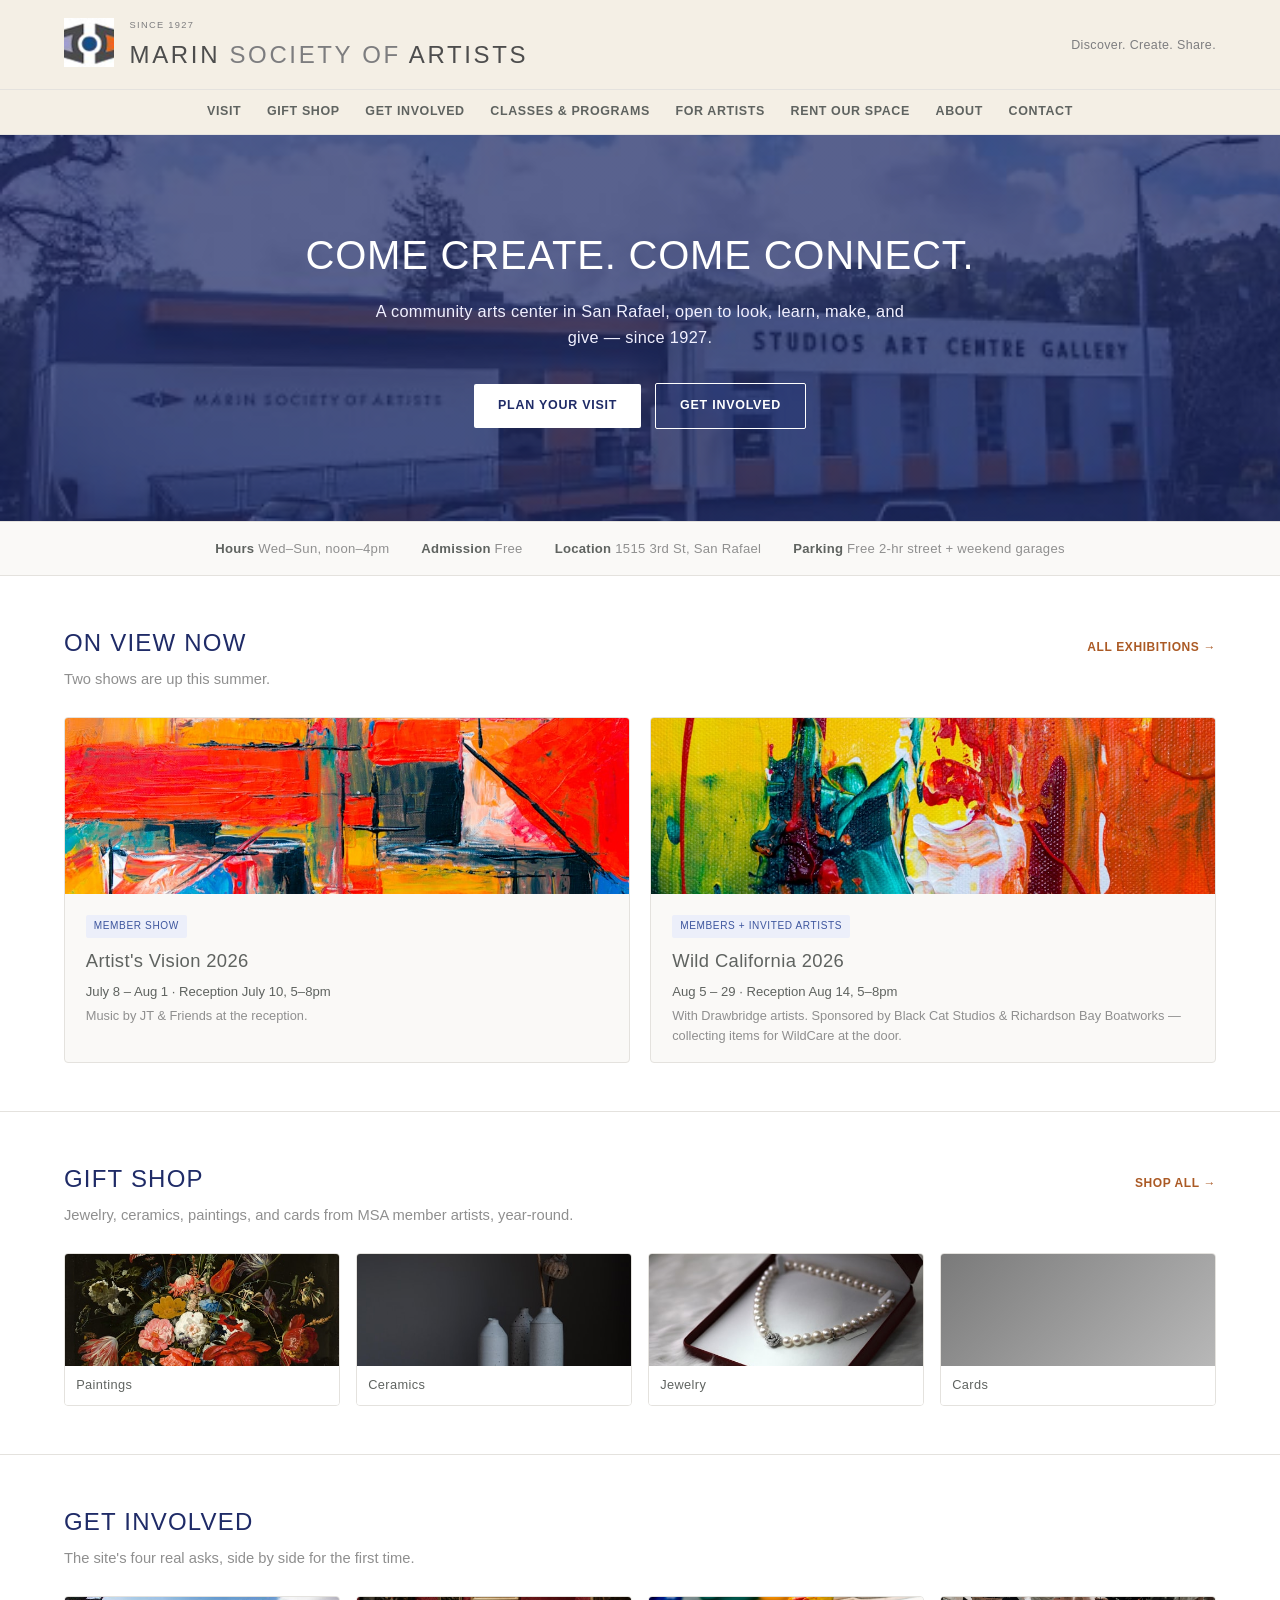
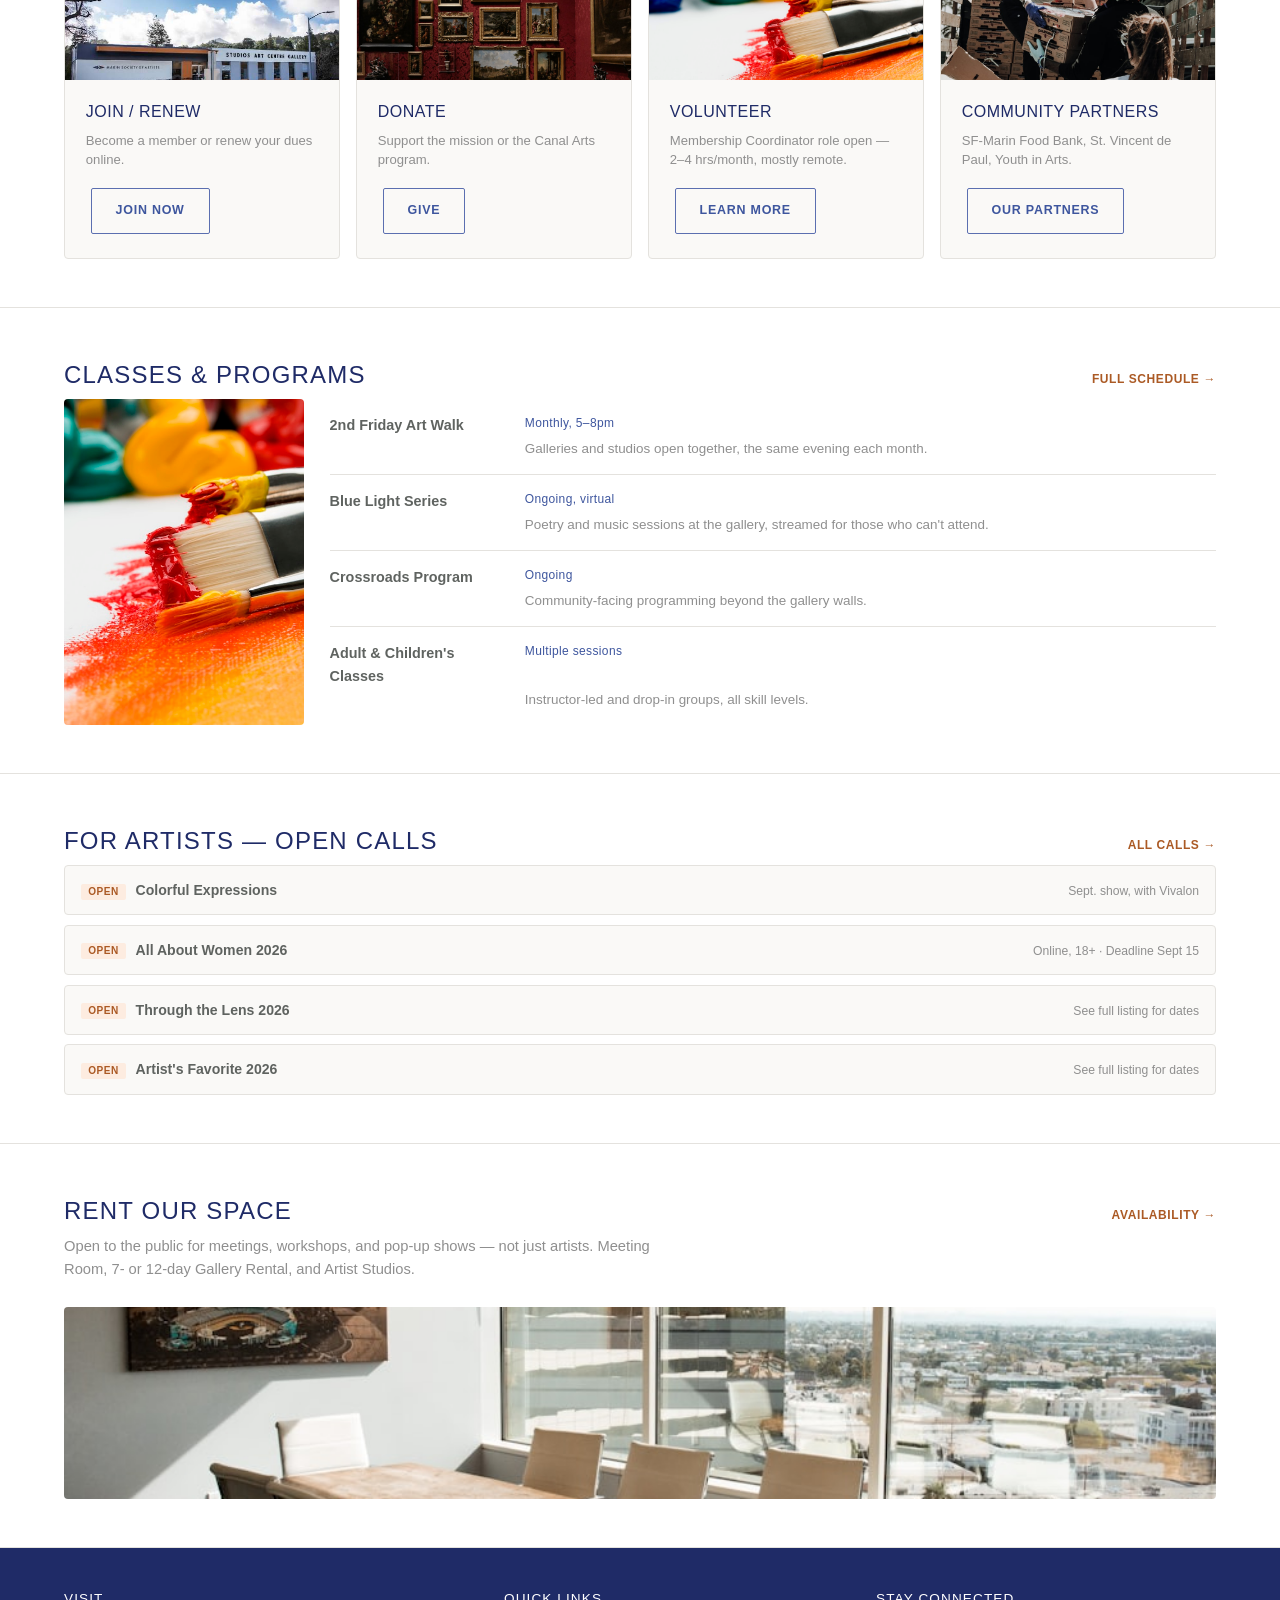
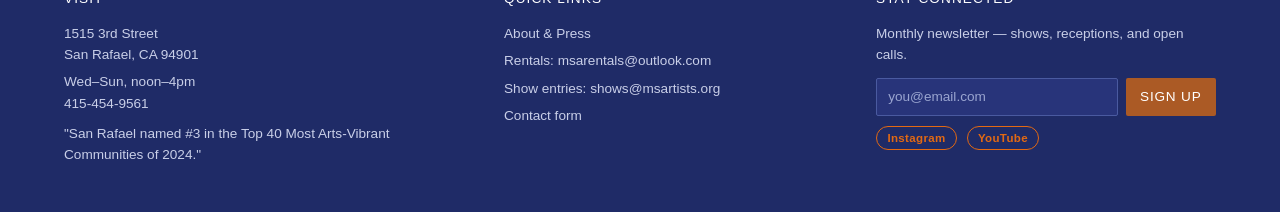
<file: examples/msa-1a39dd/index.html>
<!doctype html>
<html lang="en">
<head>
<!-- Google tag (gtag.js) — disabled on localhost/local dev so testing doesn't pollute GA4/Ads data -->
<script>
  window.dataLayer = window.dataLayer || [];
  function gtag(){dataLayer.push(arguments);}
  gtag("js", new Date());
  (function () {
    var host = location.hostname;
    var isLocal = host === "localhost" || host === "127.0.0.1" || host === "::1" || location.protocol === "file:";
    if (isLocal) {
      window["ga-disable-G-Z8TMT9YLQB"] = true;
      window["ga-disable-AW-18371892051"] = true;
      return;
    }
    gtag("config", "G-Z8TMT9YLQB");
    gtag("config", "AW-18371892051");
  })();
</script>
<script async src="https://www.googletagmanager.com/gtag/js?id=G-Z8TMT9YLQB"></script>

<meta charset="utf-8">
<meta name="viewport" content="width=device-width,initial-scale=1">
<meta name="robots" content="noindex, nofollow">
<title>Marin Society of Artists</title>
<style>
:root{
  --bg:#ffffff; --surface:#faf9f7; --ink:#5f6360; --muted:#8f8f8f; --line:#e4e2de;
  --periwinkle:#5b6fb0; --periwinkle-soft:#eceffa; --periwinkle-ink:#3e569e;
  --orange:#e36912; --orange-soft:#fdece0; --orange-ink:#ab5a25;
  --navy:#1f2b67; --paper:#f4efe5; --paper-line:#e4e2de;
  --wordmark-dark:#4d4d4d; --wordmark-light:#7d7d7f;
  --serif: Georgia, "Palatino Linotype", Palatino, serif;
  --futura: futura-lt-w01-book, "Futura", "Century Gothic", "URW Gothic", var(--sans);
  --sans: -apple-system, BlinkMacSystemFont, "Segoe UI", Helvetica, Arial, sans-serif;
  --mono: ui-monospace, "SF Mono", Menlo, Consolas, monospace;
}
*{box-sizing:border-box;}
html{scroll-behavior:smooth;}
body{margin:0;background:var(--bg);color:var(--ink);font-family:var(--sans);line-height:1.6;}
section[id]{scroll-margin-top:7rem;}
a{color:inherit;text-decoration:none;}
h1,h2,h3,h4{font-family:var(--futura);font-weight:400;}

header{
  border-bottom:1px solid var(--paper-line);
  background:var(--paper);
  position:sticky;top:0;z-index:10;
}
.nav-top{display:flex;align-items:center;gap:1rem;padding:1.1rem 1.5rem 0.9rem;}
.logo-mark{width:3.1rem;height:3.1rem;flex-shrink:0;}
.wordmark{display:flex;flex-direction:column;margin-right:auto;}
.wordmark .since{font-family:var(--futura);font-size:0.58rem;letter-spacing:0.14em;color:var(--wordmark-light);text-transform:uppercase;margin-bottom:0.25rem;}
.wordmark .name{font-family:var(--futura);font-size:1.5rem;font-weight:400;letter-spacing:0.11em;color:var(--wordmark-dark);}
.wordmark .name .light{color:var(--wordmark-light);}
.tagline{font-family:var(--futura);font-size:0.78rem;letter-spacing:0.03em;color:var(--wordmark-light);}

.nav-toggle{display:none;align-items:center;justify-content:center;width:2.4rem;height:2.4rem;flex-shrink:0;background:none;border:1px solid var(--paper-line);border-radius:3px;cursor:pointer;padding:0;}
.nav-toggle .bar{display:block;width:1.2rem;height:2px;background:var(--wordmark-dark);position:relative;}
.nav-toggle .bar::before,.nav-toggle .bar::after{content:"";position:absolute;left:0;width:100%;height:2px;background:var(--wordmark-dark);transition:transform 0.2s;}
.nav-toggle .bar::before{top:-6px;}
.nav-toggle .bar::after{top:6px;}
.nav-toggle[aria-expanded="true"] .bar{background:transparent;}
.nav-toggle[aria-expanded="true"] .bar::before{transform:translateY(6px) rotate(45deg);}
.nav-toggle[aria-expanded="true"] .bar::after{transform:translateY(-6px) rotate(-45deg);}

.nav{display:flex;align-items:center;gap:1.6rem;padding:0.75rem 1.5rem;border-top:1px solid var(--paper-line);flex-wrap:wrap;justify-content:center;}
.nav a{font-family:var(--futura);font-size:0.78rem;font-weight:600;letter-spacing:0.05em;text-transform:uppercase;color:var(--ink);}
.nav a:hover{color:var(--orange-ink);}

@media(max-width:760px){
  .nav-toggle{display:flex;}
  .tagline{display:none;}
  .nav{
    display:none;
    flex-direction:column;
    align-items:stretch;
    gap:0;
    padding:0.4rem 0 0.6rem;
  }
  .nav.open{display:flex;}
  .nav a{padding:0.75rem 1.5rem;border-top:1px solid var(--paper-line);width:100%;}
  .nav a:first-child{border-top:none;}
}
@media(max-width:420px){
  .wordmark .name{font-size:1.15rem;letter-spacing:0.07em;}
  .logo-mark{width:2.5rem;height:2.5rem;}
  .hero h1{font-size:1.9rem;}
}
@media(max-width:640px){
  section.block{padding:2.2rem 0;}
  .wrap{padding:0 1.2rem;}
  .hero{padding:3.5rem 1.2rem;}
  .block-head{flex-direction:column;align-items:flex-start;gap:0.2rem;}
  .program-row{grid-template-columns:1fr;gap:0.1rem;}
  .program-desc{grid-column:1;}
  .call-row{flex-direction:column;align-items:flex-start;gap:0.3rem;}
  .facts{gap:0.4rem 1.2rem;}
}

.hero{position:relative;background:linear-gradient(rgba(31,43,103,0.74),rgba(31,43,103,0.74)),url("assets/building.jpg") center 62%/cover no-repeat;border-bottom:1px solid var(--line);padding:5.5rem 1.5rem;text-align:center;}
.hero h1{font-size:2.5rem;letter-spacing:0.02em;margin:0 0 0.7rem;color:#fff;text-wrap:balance;text-transform:uppercase;}
.hero p{font-family:var(--futura);color:#f1f0ff;font-size:1.02rem;letter-spacing:0.02em;max-width:34rem;margin:0 auto 1.7rem;}
.btn{display:inline-block;font-family:var(--futura);background:var(--orange-ink);color:#fff;font-size:0.78rem;font-weight:700;letter-spacing:0.06em;text-transform:uppercase;padding:0.75rem 1.5rem;border-radius:2px;margin:0.3rem;}
.btn.ghost{background:transparent;border:1.5px solid var(--periwinkle);color:var(--periwinkle-ink);}
.btn:focus-visible,.nav a:focus-visible,.see-all:focus-visible{outline:2px solid var(--orange-ink);outline-offset:2px;}
.hero .btn{background:#fff;color:var(--navy);}
.hero .btn.ghost{background:rgba(28,43,107,0.35);border:1.5px solid #fff;color:#fff;}

.facts{display:flex;flex-wrap:wrap;gap:0.4rem 2rem;justify-content:center;padding:1rem 1.5rem;border-bottom:1px solid var(--line);background:var(--surface);font-family:var(--futura);font-size:0.82rem;color:var(--muted);letter-spacing:0.02em;}
.facts b{color:var(--ink);font-weight:700;}

.wrap{max-width:1200px;margin:0 auto;padding:0 1.5rem;}
.nav-top{max-width:1200px;margin:0 auto;}
section.block{padding:3rem 0;border-bottom:1px solid var(--line);}
.block-head{display:flex;align-items:baseline;justify-content:space-between;gap:1rem;margin-bottom:0.3rem;}
.block-head h2{font-size:1.5rem;letter-spacing:0.05em;text-transform:uppercase;margin:0;color:var(--navy);}
.see-all{font-family:var(--futura);font-size:0.75rem;font-weight:700;letter-spacing:0.05em;text-transform:uppercase;color:var(--orange-ink);white-space:nowrap;}
.lede{color:var(--muted);font-size:0.92rem;margin:0 0 1.6rem;max-width:38rem;}

.exhibits{display:grid;grid-template-columns:1fr 1fr;gap:1.3rem;}
.exhibit{border:1px solid var(--line);border-radius:4px;overflow:hidden;background:var(--surface);}
.exhibit-img{height:11rem;background-size:cover;background-position:center;}
.exhibit.a .exhibit-img{background-image:url("assets/exhibit-artists-vision.jpg");}
.exhibit.b .exhibit-img{background-image:url("assets/exhibit-wild-california.jpg");}
.exhibit-body{padding:1.1rem 1.3rem;}
.exhibit-tag{display:inline-block;font-family:var(--futura);font-size:0.63rem;letter-spacing:0.06em;text-transform:uppercase;background:var(--periwinkle-soft);color:var(--periwinkle-ink);padding:0.2rem 0.5rem;border-radius:2px;margin-bottom:0.5rem;}
.exhibit-body h3{font-size:1.15rem;letter-spacing:0.02em;margin:0 0 0.35rem;color:var(--ink);text-transform:none;}
.exhibit-dates{font-family:var(--futura);font-size:0.82rem;color:var(--ink);margin:0 0 0.3rem;}
.exhibit-meta{font-size:0.8rem;color:var(--muted);margin:0;line-height:1.5;}

.shop-grid{display:grid;grid-template-columns:repeat(4,1fr);gap:1rem;}
.shop-item{border-radius:4px;overflow:hidden;border:1px solid var(--line);}
.shop-swatch{height:7rem;background-size:cover;background-position:center;}
.shop-item.p1 .shop-swatch{background-image:url("assets/shop-paintings.jpg");}
.shop-item.p2 .shop-swatch{background-image:url("assets/shop-ceramics.jpg");}
.shop-item.p3 .shop-swatch{background-image:url("assets/shop-jewelry.jpg");}
.shop-item.p4 .shop-swatch{background:linear-gradient(135deg,#7a7a7a,#b8b8b8);}
.shop-label{font-family:var(--futura);font-size:0.8rem;letter-spacing:0.03em;padding:0.6rem 0.7rem;background:var(--bg);}

.involve-grid{display:grid;grid-template-columns:repeat(4,1fr);gap:1rem;}
.involve-card{border:1px solid var(--line);border-radius:4px;padding:1.2rem 1.3rem;background:var(--surface);}
.involve-card h3{font-size:1rem;letter-spacing:0.03em;text-transform:uppercase;margin:0 0 0.4rem;color:var(--navy);}
.involve-card p{font-size:0.82rem;color:var(--muted);margin:0 0 0.9rem;line-height:1.45;}
.involve-card.photo{padding:0;overflow:hidden;display:flex;flex-direction:column;}
.involve-card.photo .involve-photo{height:5.2rem;background-size:cover;background-position:center;}
.involve-card.photo.i1 .involve-photo{background-image:url("assets/building.jpg");}
.involve-card.photo.i2 .involve-photo{background-image:url("assets/hero-bg.jpg");}
.involve-card.photo.i3 .involve-photo{background-image:url("assets/classes-banner.jpg");}
.involve-card.photo.i4 .involve-photo{background-image:url("assets/involve-partners.jpg");}
.involve-card.photo .involve-text{padding:1.2rem 1.3rem;}

.split{display:flex;gap:1.6rem;align-items:stretch;}
.split-photo{flex:0 0 15rem;border-radius:4px;background:url("assets/classes-banner.jpg") center/cover;min-height:12rem;}
.split-body{flex:1;}
.rent-photo{width:100%;height:12rem;border-radius:4px;background:url("assets/rent-room.jpg") center/cover;margin-top:1.2rem;}

.programs{display:flex;flex-direction:column;}
.program-row{display:grid;grid-template-columns:11rem 1fr;gap:0.2rem 1.2rem;padding:0.9rem 0;border-top:1px solid var(--line);font-size:0.9rem;}
.program-row:first-child{border-top:none;}
.program-name{font-weight:600;}
.program-cadence{font-family:var(--futura);font-size:0.75rem;color:var(--periwinkle-ink);letter-spacing:0.03em;}
.program-desc{color:var(--muted);font-size:0.84rem;grid-column:2;margin-top:-0.1rem;}

.calls{display:flex;flex-direction:column;gap:0.6rem;}
.call-row{display:flex;align-items:baseline;justify-content:space-between;gap:1rem;padding:0.8rem 1rem;background:var(--surface);border:1px solid var(--line);border-radius:4px;font-size:0.88rem;}
.call-row .name{font-weight:600;}
.call-row .meta{font-family:var(--futura);color:var(--muted);font-size:0.76rem;white-space:nowrap;}
.call-tag{font-family:var(--futura);font-size:0.63rem;letter-spacing:0.05em;text-transform:uppercase;background:var(--orange-soft);color:var(--orange-ink);padding:0.15rem 0.45rem;border-radius:2px;margin-right:0.6rem;}

footer{padding:2.5rem 0;background:var(--navy);color:#fff;font-size:0.85rem;}
footer .wrap{display:grid;grid-template-columns:1.2fr 1fr 1fr;gap:2rem;}
footer .col-title{font-family:var(--futura);font-size:0.85rem;letter-spacing:0.08em;text-transform:uppercase;color:#fff;margin:0 0 0.8rem;}
footer p,footer li{color:#c9cfe8;margin:0 0 0.4rem;line-height:1.55;}
footer ul{list-style:none;margin:0;padding:0;}
.newsletter{display:flex;gap:0.5rem;margin-top:0.8rem;}
.newsletter input{flex:1;min-width:0;border:1px solid #4a5aa0;border-radius:2px;padding:0.5rem 0.7rem;font-size:0.85rem;background:#28347a;color:#fff;}
.newsletter input::placeholder{color:#9aa5d0;}
.social{display:flex;gap:0.6rem;margin-top:0.7rem;}
.social span{font-family:var(--futura);font-size:0.72rem;font-weight:700;letter-spacing:0.03em;border:1px solid var(--orange);color:var(--orange);padding:0.3rem 0.65rem;border-radius:999px;}

@media(max-width:800px){
  .exhibits,.shop-grid,.involve-grid{grid-template-columns:1fr 1fr;}
  footer .wrap{grid-template-columns:1fr;}
}
@media(max-width:520px){
  .shop-grid,.involve-grid{grid-template-columns:1fr;}
}
@media(max-width:680px){
  .split{flex-direction:column;}
  .split-photo{flex:none;min-height:9rem;}
}
.skip-link{position:absolute;left:-999px;top:0;background:var(--navy);color:#fff;padding:0.7rem 1.1rem;z-index:100;font-family:var(--futura);font-size:0.85rem;}
.skip-link:focus{left:0.5rem;top:0.5rem;}
.visually-hidden{position:absolute;width:1px;height:1px;padding:0;margin:-1px;overflow:hidden;clip:rect(0,0,0,0);white-space:nowrap;border:0;}
button.btn{font:inherit;border:none;cursor:pointer;}
@media (prefers-reduced-motion:no-preference){a,.btn{transition:color 0.15s,background-color 0.15s,border-color 0.15s;}}
</style>
</head>
<body id="top">

<a class="skip-link" href="#main">Skip to main content</a>

<header>
  <div class="nav-top">
    <a href="#top"><img class="logo-mark" src="assets/logo-icon.png" alt="Marin Society of Artists home"></a>
    <div class="wordmark">
      <span class="since">Since 1927</span>
      <span class="name">MARIN <span class="light">SOCIETY OF</span> ARTISTS</span>
    </div>
    <span class="tagline">Discover. Create. Share.</span>
    <button class="nav-toggle" id="nav-toggle" aria-expanded="false" aria-controls="site-nav" aria-label="Open menu">
      <span class="bar"></span>
    </button>
  </div>
  <nav class="nav" id="site-nav" aria-label="Primary">
    <a href="#visit">Visit</a>
    <a href="#gift-shop">Gift Shop</a>
    <a href="#get-involved">Get Involved</a>
    <a href="#classes">Classes &amp; Programs</a>
    <a href="#for-artists">For Artists</a>
    <a href="#rent">Rent Our Space</a>
    <a href="#about">About</a>
    <a href="#contact">Contact</a>
  </nav>
</header>

<main id="main">
<section class="hero" id="visit">
  <h1>Come create. Come connect.</h1>
  <p>A community arts center in San Rafael, open to look, learn, make, and give — since 1927.</p>
  <a class="btn" href="#visit">Plan Your Visit</a>
  <a class="btn ghost" href="#get-involved">Get Involved</a>
</section>

<div class="facts">
  <span><b>Hours</b> Wed–Sun, noon–4pm</span>
  <span><b>Admission</b> Free</span>
  <span><b>Location</b> 1515 3rd St, San Rafael</span>
  <span><b>Parking</b> Free 2-hr street + weekend garages</span>
</div>

<section class="block">
  <div class="wrap">
  <div class="block-head"><h2>On View Now</h2><a class="see-all" href="#">All exhibitions →</a></div>
  <p class="lede">Two shows are up this summer.</p>
  <div class="exhibits">
    <div class="exhibit a">
      <div class="exhibit-img"></div>
      <div class="exhibit-body">
        <span class="exhibit-tag">Member show</span>
        <h3>Artist's Vision 2026</h3>
        <p class="exhibit-dates">July 8 – Aug 1 · Reception July 10, 5–8pm</p>
        <p class="exhibit-meta">Music by JT &amp; Friends at the reception.</p>
      </div>
    </div>
    <div class="exhibit b">
      <div class="exhibit-img"></div>
      <div class="exhibit-body">
        <span class="exhibit-tag">Members + invited artists</span>
        <h3>Wild California 2026</h3>
        <p class="exhibit-dates">Aug 5 – 29 · Reception Aug 14, 5–8pm</p>
        <p class="exhibit-meta">With Drawbridge artists. Sponsored by Black Cat Studios &amp; Richardson Bay Boatworks — collecting items for WildCare at the door.</p>
      </div>
    </div>
  </div>
  </div>
</section>

<section class="block" id="gift-shop">
  <div class="wrap">
  <div class="block-head"><h2>Gift Shop</h2><a class="see-all" href="#">Shop all →</a></div>
  <p class="lede">Jewelry, ceramics, paintings, and cards from MSA member artists, year-round.</p>
  <div class="shop-grid">
    <div class="shop-item p1"><div class="shop-swatch"></div><div class="shop-label">Paintings</div></div>
    <div class="shop-item p2"><div class="shop-swatch"></div><div class="shop-label">Ceramics</div></div>
    <div class="shop-item p3"><div class="shop-swatch"></div><div class="shop-label">Jewelry</div></div>
    <div class="shop-item p4"><div class="shop-swatch"></div><div class="shop-label">Cards</div></div>
  </div>
  </div>
</section>

<section class="block" id="get-involved">
  <div class="wrap">
  <div class="block-head"><h2>Get Involved</h2></div>
  <p class="lede">The site's four real asks, side by side for the first time.</p>
  <div class="involve-grid">
    <div class="involve-card photo i1"><div class="involve-photo"></div><div class="involve-text"><h3>Join / Renew</h3><p>Become a member or renew your dues online.</p><a class="btn ghost" href="#">Join Now</a></div></div>
    <div class="involve-card photo i2"><div class="involve-photo"></div><div class="involve-text"><h3>Donate</h3><p>Support the mission or the Canal Arts program.</p><a class="btn ghost" href="#">Give</a></div></div>
    <div class="involve-card photo i3"><div class="involve-photo"></div><div class="involve-text"><h3>Volunteer</h3><p>Membership Coordinator role open — 2–4 hrs/month, mostly remote.</p><a class="btn ghost" href="#">Learn More</a></div></div>
    <div class="involve-card photo i4"><div class="involve-photo"></div><div class="involve-text"><h3>Community Partners</h3><p>SF-Marin Food Bank, St. Vincent de Paul, Youth in Arts.</p><a class="btn ghost" href="#">Our Partners</a></div></div>
  </div>
  </div>
</section>

<section class="block" id="classes">
  <div class="wrap">
  <div class="block-head"><h2>Classes &amp; Programs</h2><a class="see-all" href="#">Full schedule →</a></div>
  <div class="split">
    <div class="split-photo" role="img" aria-label="Painting class in progress"></div>
    <div class="split-body">
      <div class="programs">
        <div class="program-row"><span class="program-name">2nd Friday Art Walk</span><span class="program-cadence">Monthly, 5–8pm</span><span class="program-desc">Galleries and studios open together, the same evening each month.</span></div>
        <div class="program-row"><span class="program-name">Blue Light Series</span><span class="program-cadence">Ongoing, virtual</span><span class="program-desc">Poetry and music sessions at the gallery, streamed for those who can't attend.</span></div>
        <div class="program-row"><span class="program-name">Crossroads Program</span><span class="program-cadence">Ongoing</span><span class="program-desc">Community-facing programming beyond the gallery walls.</span></div>
        <div class="program-row"><span class="program-name">Adult &amp; Children's Classes</span><span class="program-cadence">Multiple sessions</span><span class="program-desc">Instructor-led and drop-in groups, all skill levels.</span></div>
      </div>
    </div>
  </div>
  </div>
</section>

<section class="block" id="for-artists">
  <div class="wrap">
  <div class="block-head"><h2>For Artists — Open Calls</h2><a class="see-all" href="#">All calls →</a></div>
  <div class="calls">
    <div class="call-row"><span class="name"><span class="call-tag">Open</span>Colorful Expressions</span><span class="meta">Sept. show, with Vivalon</span></div>
    <div class="call-row"><span class="name"><span class="call-tag">Open</span>All About Women 2026</span><span class="meta">Online, 18+ · Deadline Sept 15</span></div>
    <div class="call-row"><span class="name"><span class="call-tag">Open</span>Through the Lens 2026</span><span class="meta">See full listing for dates</span></div>
    <div class="call-row"><span class="name"><span class="call-tag">Open</span>Artist's Favorite 2026</span><span class="meta">See full listing for dates</span></div>
  </div>
  </div>
</section>

<section class="block" id="rent">
  <div class="wrap">
  <div class="block-head"><h2>Rent Our Space</h2><a class="see-all" href="#">Availability →</a></div>
  <p class="lede">Open to the public for meetings, workshops, and pop-up shows — not just artists. Meeting Room, 7- or 12-day Gallery Rental, and Artist Studios.</p>
  <div class="rent-photo" role="img" aria-label="Meeting room available for rent"></div>
  </div>
</section>

</main>

<footer id="contact">
  <div class="wrap">
  <div>
    <div class="col-title">Visit</div>
    <p>1515 3rd Street<br>San Rafael, CA 94901</p>
    <p>Wed–Sun, noon–4pm<br>415-454-9561</p>
    <p style="margin-top:0.6rem;">"San Rafael named #3 in the Top 40 Most Arts-Vibrant Communities of 2024."</p>
  </div>
  <div>
    <div class="col-title">Quick Links</div>
    <ul>
      <li><a href="#about">About &amp; Press</a></li>
      <li>Rentals: msarentals@outlook.com</li>
      <li>Show entries: shows@msartists.org</li>
      <li><a href="#contact">Contact form</a></li>
    </ul>
  </div>
  <div>
    <div class="col-title">Stay Connected</div>
    <p>Monthly newsletter — shows, receptions, and open calls.</p>
    <form class="newsletter" aria-label="Newsletter signup">
      <label class="visually-hidden" for="newsletter-email">Email address</label>
      <input id="newsletter-email" type="email" placeholder="you@email.com" autocomplete="email">
      <button class="btn" type="submit" style="margin:0;padding:0.5rem 0.9rem;">Sign Up</button>
    </form>
    <div class="social">
      <a href="https://www.instagram.com/msa_gallery" aria-label="Marin Society of Artists on Instagram"><span>Instagram</span></a>
      <a href="#" aria-label="Marin Society of Artists on YouTube"><span>YouTube</span></a>
    </div>
  </div>
  </div>
</footer>

<script>
(function(){
  var toggle = document.getElementById('nav-toggle');
  var nav = document.getElementById('site-nav');
  function closeMenu(){
    nav.classList.remove('open');
    toggle.setAttribute('aria-expanded','false');
    toggle.setAttribute('aria-label','Open menu');
  }
  function openMenu(){
    nav.classList.add('open');
    toggle.setAttribute('aria-expanded','true');
    toggle.setAttribute('aria-label','Close menu');
  }
  toggle.addEventListener('click', function(){
    var isOpen = nav.classList.contains('open');
    isOpen ? closeMenu() : openMenu();
  });
  nav.querySelectorAll('a').forEach(function(link){
    link.addEventListener('click', closeMenu);
  });
  window.addEventListener('resize', function(){
    if(window.innerWidth > 760) closeMenu();
  });
})();
</script>

</body>
</html>
</file>
<file: styles.css>
/* ---------- Variables ---------- */
:root {
  --off-white: #F4F1EA;
  --gold: #B08A5A;
  --pink: #C98B7A;
  --teal: #3E5C63;
  --ink: #2B2622;

  --accent: var(--gold);
  --accent-ink: #ffffff;

  --font-body: "DM Sans", system-ui, sans-serif;
  --font-head: "Fraunces", Georgia, serif;
  --font-body-weight: 400;
  --font-head-weight: 550;

  --wrap: 1120px;
  --gap: 1.5rem;
}

/* ---------- Accessibility ---------- */
.skip-link {
  position: absolute;
  top: -100px;
  left: 1rem;
  background: var(--ink);
  color: var(--off-white);
  padding: 0.75rem 1rem;
  z-index: 9999;
  text-decoration: none;
  border-radius: 4px;
}
.skip-link:focus {
  top: 1rem;
}
.sr-only {
  position: absolute;
  width: 1px;
  height: 1px;
  padding: 0;
  margin: -1px;
  overflow: hidden;
  clip: rect(0, 0, 0, 0);
  white-space: nowrap;
  border: 0;
}
a:focus-visible,
button:focus-visible,
[role="button"]:focus-visible {
  outline: 2px solid currentColor;
  outline-offset: 4px;
}

/* ---------- Reset ---------- */
* { box-sizing: border-box; }
html {
  scroll-behavior: smooth;
  scroll-padding-top: 112px;
}
body {
  margin: 0;
  background: var(--off-white);
  color: var(--ink);
  font-family: var(--font-body);
  font-weight: var(--font-body-weight);
  font-size: 17px;
  line-height: 1.55;
  -webkit-font-smoothing: antialiased;
}
img, svg { max-width: 100%; display: block; }
a { color: inherit; text-decoration: none; }
ul, ol, dl { margin: 0; padding: 0; }
h1, h2, h3, p { margin: 0; }

.wrap {
  max-width: var(--wrap);
  margin: 0 auto;
  padding: 0 1.5rem;
}

h1, h2, h3 {
  font-family: var(--font-head);
  font-variation-settings: "WONK" 0.4, "opsz" 40;
  font-weight: var(--font-head-weight);
  letter-spacing: -0.01em;
  line-height: 1.15;
}

.eyebrow {
  font-family: var(--font-body);
  font-size: 0.8rem;
  font-weight: 600;
  letter-spacing: 0.08em;
  text-transform: uppercase;
  color: var(--gold);
  margin-bottom: 0.75rem;
}

/* ---------- Logo ---------- */
.mark-icon {
  width: 28px;
  aspect-ratio: 112.48 / 72.29;
  height: auto;
  color: var(--ink);
  fill: currentColor;
}
.mark-icon--lg {
  width: 64px;
  color: var(--gold);
}

.wordmark {
  font-family: "DM Sans", system-ui, sans-serif;
  font-weight: 600;
  font-size: 1.15rem;
  letter-spacing: -0.01em;
}
.wordmark--lg {
  font-size: clamp(2rem, 5vw, 2.625rem);
  line-height: 1;
}

.logo {
  display: inline-flex;
  align-items: center;
  gap: 0.6rem;
}
.logo--row .mark-icon { margin-top: -2px; }

.logo--stack {
  flex-direction: column;
  gap: 0.66rem;
}

/* ---------- Promo banner ---------- */
.promo-banner {
  background: var(--ink);
  color: var(--off-white);
}
.promo-banner__inner {
  display: flex;
  align-items: baseline;
  justify-content: center;
  gap: 0.5rem;
  padding: 0.65rem 1.5rem;
  font-size: 0.85rem;
  text-align: center;
}
.promo-banner__name {
  font-weight: 500;
}
.promo-banner__price {
  color: var(--gold);
  font-weight: 600;
}
.promo-banner__arrow {
  opacity: 0.6;
  transition: transform 0.15s ease;
}
.promo-banner__inner:hover .promo-banner__arrow {
  transform: translateX(3px);
}

/* ---------- Nav ---------- */
/* .nav is the standard in-flow header: it scrolls away with the page like
   any other content, rather than pinning itself flush to the very top of
   the viewport. That matters for Safari's translucent toolbar ("Liquid
   Glass") effect, which blurs whatever's actually behind it — a header
   permanently glued to y:0 blocks that, since Safari never sees real page
   content there. Once scrolled, .nav-pill (below) takes over as the fixed
   floating nav, inset from the top edge so a sliver of real content is
   always exposed. */
.nav {
  position: relative;
  z-index: 50;
  background: color-mix(in srgb, var(--off-white) 92%, transparent);
  backdrop-filter: blur(6px);
}
.nav__inner {
  display: flex;
  align-items: center;
  justify-content: space-between;
  height: 68px;
}

/* Floating pill nav: fixed, hidden until scrolled, animates in. */
.nav-pill {
  position: fixed;
  top: 24px;
  left: 0;
  right: 0;
  z-index: 60;
  margin: 0 auto;
  width: calc(100% - 32px);
  max-width: 1200px;
  border-radius: 999px;
  background: color-mix(in srgb, var(--off-white) 92%, transparent);
  backdrop-filter: blur(6px);
  box-shadow: 0 8px 28px color-mix(in srgb, var(--ink) 14%, transparent);
  opacity: 0;
  transform: translateY(-16px);
  pointer-events: none;
  transition: opacity 0.3s ease, transform 0.3s ease;
}
.nav-pill.is-visible {
  opacity: 1;
  transform: translateY(0);
  pointer-events: auto;
}
.nav-pill .nav__inner {
  height: 72px;
  max-width: none;
  margin: 0;
  padding-left: 28px;
  padding-right: 24px;
}
.nav__links {
  display: flex;
  align-items: center;
  gap: 2rem;
  font-weight: 500;
  font-size: 0.95rem;
}
.nav__links a {
  opacity: 0.85;
  transition: opacity 0.15s ease;
}
.nav__links a:hover { opacity: 1; }

.nav__dropdown {
  position: relative;
}
.nav__dropdown-toggle {
  display: inline-flex;
  align-items: center;
  gap: 0.35rem;
  background: none;
  border: none;
  padding: 0;
  margin: 0;
  font: inherit;
  color: inherit;
  cursor: pointer;
  opacity: 0.85;
  transition: opacity 0.15s ease;
}
.nav__dropdown-toggle:hover { opacity: 1; }
.nav__dropdown-caret {
  width: 9px;
  height: 9px;
  transition: transform 0.15s ease;
}
.nav__dropdown.is-open .nav__dropdown-toggle { opacity: 1; }
.nav__dropdown.is-open .nav__dropdown-caret { transform: rotate(180deg); }

.nav__dropdown-menu {
  position: absolute;
  top: calc(100% + 14px);
  left: 50%;
  transform: translateX(-50%) translateY(-6px);
  min-width: 190px;
  background: var(--off-white);
  border: 1px solid color-mix(in srgb, var(--ink) 8%, transparent);
  border-radius: 8px;
  box-shadow: 0 12px 28px color-mix(in srgb, var(--ink) 14%, transparent);
  padding: 0.4rem;
  list-style: none;
  opacity: 0;
  pointer-events: none;
  transition: opacity 0.15s ease, transform 0.15s ease;
  z-index: 60;
}
.nav__dropdown.is-open .nav__dropdown-menu {
  opacity: 1;
  pointer-events: auto;
  transform: translateX(-50%) translateY(0);
}
.nav__dropdown-menu a {
  display: block;
  padding: 0.6rem 0.75rem;
  border-radius: 5px;
  font-size: 0.9rem;
}
.nav__dropdown-menu a:hover { background: color-mix(in srgb, var(--ink) 5%, transparent); }

.nav__toggle {
  display: none;
  position: relative;
  width: 28px;
  height: 28px;
  background: none;
  border: none;
  cursor: pointer;
  padding: 0;
  flex-shrink: 0;
}
.nav__toggle span {
  position: absolute;
  left: 4px;
  right: 4px;
  height: 2px;
  background: var(--ink);
  border-radius: 2px;
  transition: transform 0.25s ease, opacity 0.2s ease, top 0.25s ease;
}
.nav__toggle span:nth-child(1) { top: 9px; }
.nav__toggle span:nth-child(2) { top: 14px; }
.nav__toggle span:nth-child(3) { top: 19px; }
.nav__toggle[aria-expanded="true"] span:nth-child(1) {
  top: 14px;
  transform: rotate(45deg);
}
.nav__toggle[aria-expanded="true"] span:nth-child(2) { opacity: 0; }
.nav__toggle[aria-expanded="true"] span:nth-child(3) {
  top: 14px;
  transform: rotate(-45deg);
}

/* ---------- Buttons ---------- */
.btn {
  display: inline-flex;
  align-items: center;
  justify-content: center;
  padding: 0.85rem 1.6rem;
  border-radius: 6px;
  font-weight: 600;
  font-size: 0.95rem;
  transition: transform 0.15s ease, background 0.15s ease, border-color 0.15s ease;
}
.btn--primary {
  background: var(--accent);
  color: var(--accent-ink);
}
.btn--primary:hover { transform: translateY(-1px); }
.btn--ghost {
  border: 1px solid color-mix(in srgb, var(--ink) 25%, transparent);
  color: var(--ink);
}
.btn--ghost:hover { border-color: var(--ink); }

/* ---------- Hero ---------- */
.hero {
  position: relative;
  padding: 5rem 0 6rem;
  overflow: hidden;
}
.hero::before {
  content: "";
  position: absolute;
  inset: 0;
  opacity: 0.05;
  pointer-events: none;
  background-image: url("data:image/svg+xml;utf8,<svg xmlns='http://www.w3.org/2000/svg' width='200' height='200'><filter id='n'><feTurbulence type='fractalNoise' baseFrequency='0.9' numOctaves='2' stitchTiles='stitch'/><feColorMatrix type='matrix' values='0 0 0 0 0  0 0 0 0 0  0 0 0 0 0  0 0 0 0.4 0'/></filter><rect width='100%' height='100%' filter='url(%23n)'/></svg>");
}
/* Optional header background image, set per-palette via the design panel
   (--header-bg-image). background-attachment: fixed pins the image to the
   viewport rather than this section, so it reads as a window onto a fixed
   backdrop rather than an image that scrolls with the page. The tint is
   blended into the image itself (background-blend-mode, two background
   layers on one pseudo) rather than stacked as a separate element, since
   .hero::before is already used for the noise texture above. .hero's own
   overflow: hidden clips the filter's blur (and the zoom transform below)
   so neither can bleed into neighboring sections. Zoom is a transform on
   the whole pseudo-element rather than background-size, since background-size
   can't express "bigger than cover" without knowing the image's own aspect
   ratio; scaling the already-covered box gives the same result for any image. */
.hero::after {
  content: "";
  position: absolute;
  inset: 0;
  z-index: -1;
  pointer-events: none;
  background-image:
    linear-gradient(
      color-mix(in srgb, var(--off-white) var(--header-bg-tint, 0%), transparent),
      color-mix(in srgb, var(--off-white) var(--header-bg-tint, 0%), transparent)
    ),
    var(--header-bg-image, none);
  background-size: cover, cover;
  background-position: center, var(--header-bg-pos-x, 50%) var(--header-bg-pos-y, 50%);
  background-attachment: fixed, fixed;
  background-blend-mode: var(--header-bg-blend, normal), normal;
  transform: scale(var(--header-bg-zoom, 1));
  transform-origin: center;
  filter:
    contrast(var(--header-bg-contrast, 1))
    saturate(var(--header-bg-saturate, 1))
    brightness(var(--header-bg-brightness, 1))
    opacity(var(--header-bg-fade, 1))
    blur(var(--header-bg-blur, 0px))
    grayscale(var(--header-bg-grayscale, 0%))
    hue-rotate(var(--header-bg-hue, 0deg));
}
.hero__inner {
  text-align: center;
  display: flex;
  flex-direction: column;
  align-items: center;
  position: relative;
}
.hero__headline {
  margin-top: 2.5rem;
  font-size: clamp(2rem, 5vw, 3.1rem);
  max-width: 720px;
  line-height: 1.15;
}
.hero__sub {
  margin-top: 10px;
  font-size: 1.1rem;
  max-width: 540px;
  opacity: 0.85;
}
.hero__actions {
  margin-top: 3rem;
  display: flex;
  gap: 1rem;
  flex-wrap: wrap;
  justify-content: center;
}
@media (min-width: 860px) {
  .hero__headline {
    max-width: 900px;
  }
}

/* ---------- Work / case studies ---------- */
.work__intro {
  padding-top: 4.5rem;
}

.case-study {
  background: var(--ink);
  color: var(--off-white);
  padding: 3rem 0;
}
.case-study:has(.case-study__more) {
  padding-bottom: 0;
}
.case-study + .case-study {
  margin-top: 0.75rem;
}
.case-study__title {
  font-size: clamp(1.8rem, 4vw, 2.5rem);
  color: var(--off-white);
}
.case-study__dek {
  margin-top: 0.75rem;
  font-size: 1.1rem;
  opacity: 0.85;
  max-width: 560px;
}

.case-study__media {
  margin-top: 2.5rem;
  border-radius: 10px;
  overflow: hidden;
  display: flex;
  align-items: center;
  justify-content: center;
}
.case-study__media:has(.case-study__media-placeholder) {
  aspect-ratio: 16 / 9;
  background: color-mix(in srgb, var(--off-white) 6%, transparent);
  border: 1px dashed color-mix(in srgb, var(--off-white) 25%, transparent);
}
.case-study__media img,
.case-study__media video {
  width: 100%;
  height: auto;
  display: block;
}
.case-study__media-placeholder {
  color: color-mix(in srgb, var(--off-white) 45%, transparent);
  font-size: 0.9rem;
  letter-spacing: 0.02em;
}

.case-study__grid {
  margin-top: 3rem;
  display: grid;
  grid-template-columns: 1fr;
  gap: 2.5rem;
}
.case-study__meta dl div {
  padding: 1rem 0;
  border-top: 1px solid color-mix(in srgb, var(--off-white) 15%, transparent);
}
.case-study__meta dl div:first-child { border-top: none; }
.case-study__meta dt {
  font-size: 0.8rem;
  text-transform: uppercase;
  letter-spacing: 0.06em;
  opacity: 0.6;
  margin-bottom: 0.35rem;
}
.case-study__meta dd { margin: 0; }
.case-study__body p {
  margin-bottom: 1.1rem;
  opacity: 0.9;
}
.case-study__body p:last-child { margin-bottom: 0; }

.case-study__link {
  display: block;
  margin-top: 1.25rem;
  text-align: right;
  font-weight: 600;
  color: var(--gold);
}

.case-study__more {
  margin-top: 2.5rem;
  padding: 2.25rem 0;
  border-top: 1px solid color-mix(in srgb, var(--off-white) 15%, transparent);
  text-align: center;
}
.case-study__more .btn--ghost {
  border-color: color-mix(in srgb, var(--off-white) 30%, transparent);
  color: var(--off-white);
}
.case-study__more .btn--ghost:hover {
  border-color: var(--off-white);
}

/* ---------- Credibility ---------- */
.credibility { padding: 4.5rem 0; }
.credibility__grid {
  margin-top: 2rem;
  display: grid;
  grid-template-columns: 1fr;
  gap: 2rem;
}
.credibility__item h3 {
  font-size: 1.2rem;
  margin-bottom: 0.4rem;
}
.credibility__item p { opacity: 0.8; }

/* ---------- Process ---------- */
.process {
  background: var(--off-white);
  padding: 4.5rem 0;
  border-top: 3px solid var(--pink);
}
.process__list {
  margin-top: 2rem;
  display: grid;
  grid-template-columns: 1fr;
  gap: 2.25rem;
  list-style: none;
}
.process__num {
  font-family: var(--font-head);
  font-size: 1.6rem;
  color: var(--gold);
  display: block;
  margin-bottom: 0.5rem;
}
.process__list h3 {
  font-size: 1.15rem;
  margin-bottom: 0.4rem;
}
.process__list p { opacity: 0.85; }

/* ---------- FAQ ---------- */
.faq {
  padding: 4.5rem 0;
}
.faq__title {
  margin-top: 0.5rem;
  font-size: clamp(1.6rem, 3.5vw, 2rem);
}
.faq__list {
  margin-top: 2rem;
  display: flex;
  flex-direction: column;
  gap: 0.75rem;
  max-width: 720px;
}
.faq__item {
  border-bottom: 1px solid color-mix(in srgb, var(--ink) 15%, transparent);
  padding: 1.1rem 0;
}
.faq__item summary {
  font-family: var(--font-head);
  font-size: 1.1rem;
  font-weight: 500;
  cursor: pointer;
  list-style: none;
  display: flex;
  justify-content: space-between;
  align-items: center;
  gap: 1rem;
}
.faq__item summary::-webkit-details-marker { display: none; }
.faq__item summary::after {
  content: "+";
  font-family: var(--font-body);
  font-size: 1.3rem;
  color: var(--gold);
  flex-shrink: 0;
  transition: transform 0.2s ease;
}
.faq__item[open] summary::after {
  transform: rotate(45deg);
}
.faq__item > .faq__panel {
  display: block;
  max-height: 0;
  overflow: hidden;
  opacity: 0;
  transition: max-height 0.35s ease, opacity 0.25s ease;
}
.faq__item[open] > .faq__panel {
  max-height: 20rem;
  opacity: 1;
}
.faq__item p {
  margin-top: 0.75rem;
  opacity: 0.85;
  max-width: 640px;
}

/* ---------- Pricing ---------- */
.pricing {
  padding: 4.5rem 0;
}
.pricing__title {
  margin-top: 3.5rem;
  font-size: clamp(1.8rem, 4vw, 2.3rem);
}
.pricing__industries {
  margin-top: 0;
}
.pricing__industries-title {
  font-size: clamp(1.8rem, 4vw, 2.3rem);
  margin-bottom: 1.5rem;
}
.pricing__industries-grid {
  display: grid;
  grid-template-columns: 1fr;
  gap: 1rem;
}
.pricing__industry-card {
  position: relative;
  display: flex;
  flex-direction: column;
  gap: 0.5rem;
  padding: 1.5rem 1.75rem;
  background: var(--ink);
  color: var(--off-white);
  border: 1px solid transparent;
  border-radius: 10px;
  transition: border-color 0.15s ease, transform 0.15s ease;
}
.pricing__industry-card:hover {
  border-color: var(--gold);
  transform: translateY(-2px);
}
.pricing__industry-name {
  font-family: var(--font-head);
  font-variation-settings: "WONK" 0.4, "opsz" 40;
  font-weight: 550;
  font-size: 1.4rem;
  color: var(--off-white);
}
.pricing__industry-price {
  font-family: var(--font-head);
  font-variation-settings: "WONK" 0.4, "opsz" 40;
  font-weight: 550;
  font-size: 1.5rem;
  color: var(--gold);
}
.pricing__industry-discount {
  font-size: 1.3rem;
  font-weight: 700;
  color: var(--gold);
}
.pricing__industry-arrow {
  position: absolute;
  right: 1.25rem;
  bottom: 1.25rem;
  color: var(--gold);
  font-size: 1.2rem;
  opacity: 0;
  transform: translate(-4px, 4px);
  transition: opacity 0.15s ease, transform 0.15s ease;
}
.pricing__industry-card:hover .pricing__industry-arrow {
  opacity: 1;
  transform: translate(0, 0);
}
@media (min-width: 640px) {
  .pricing__industries-grid {
    grid-template-columns: repeat(2, 1fr);
  }
}

/* ---------- Wix tune-up pricing ---------- */
.wix-pricing {
  padding: 2.5rem 0 4.5rem;
}
.pricing__industry-note {
  font-size: 0.9rem;
  color: var(--off-white);
  opacity: 0.7;
}
.wix-pricing__card {
  flex-direction: row;
  flex-wrap: wrap;
  justify-content: space-between;
  align-items: center;
  gap: 1.5rem 2rem;
}
.wix-pricing__card:hover {
  border-color: transparent;
  transform: none;
}
.wix-pricing__info {
  display: flex;
  flex-direction: column;
  gap: 0.5rem;
}
.wix-pricing__card .btn {
  flex-shrink: 0;
}
@media (min-width: 900px) {
  .pricing__industries-grid {
    grid-template-columns: repeat(3, 1fr);
  }
}
.pricing__dek {
  margin-top: 0.75rem;
  font-size: 1.05rem;
  opacity: 0.8;
  max-width: 480px;
}
.pricing__hosting-note {
  margin-top: 1.5rem;
  font-size: 0.9rem;
  opacity: 0.65;
  max-width: 560px;
}
.pricing__philosophy-link {
  margin-top: 1rem;
  font-size: 0.95rem;
}
.pricing__philosophy-link a {
  font-weight: 600;
}

.pricing__base {
  margin-top: 2.5rem;
  display: flex;
  align-items: baseline;
  justify-content: space-between;
  gap: 1.5rem;
  padding: 1.5rem 1.75rem;
  background: var(--ink);
  color: var(--off-white);
  border-radius: 10px;
}
.pricing__base-label {
  display: flex;
  flex-direction: column;
  gap: 0.3rem;
}
.pricing__base-name {
  font-family: var(--font-head);
  font-size: 1.3rem;
}
.pricing__base-note {
  font-size: 0.85rem;
  opacity: 0.6;
}
.pricing__base-prices {
  display: flex;
  flex-direction: column;
  align-items: flex-end;
  gap: 0.15rem;
}
.pricing__base-was {
  font-size: 1rem;
  text-decoration: line-through;
  opacity: 0.5;
  white-space: nowrap;
  cursor: pointer;
}
.pricing__base-was:hover {
  opacity: 0.8;
}
@media (min-width: 640px) {
  .pricing__base {
    align-items: flex-start;
  }
  .pricing__base-prices {
    margin-top: 0.55rem;
    flex-direction: row;
    align-items: baseline;
    gap: 0.85rem;
  }
}
.pricing__base-price {
  font-family: var(--font-head);
  font-size: 2rem;
  color: var(--gold);
  white-space: nowrap;
}

.pricing__addons {
  margin-top: 0.5rem;
  list-style: none;
}
.pricing__addons li {
  display: flex;
  align-items: baseline;
  justify-content: space-between;
  gap: 1.5rem;
  padding: 1.1rem 1.75rem;
  border-top: 1px solid color-mix(in srgb, var(--ink) 10%, transparent);
}
.pricing__addon-name {
  font-size: 1rem;
}
.pricing__addon-name small {
  display: inline;
  opacity: 0.65;
  font-size: 0.9em;
}
@media (max-width: 640px) {
  .pricing__addon-name small {
    display: block;
    margin-top: 0.3rem;
  }
}
.pricing__addon-price {
  font-weight: 600;
  white-space: nowrap;
  flex-shrink: 0;
}

.pricing__breakdown {
  margin-top: 1.5rem;
}
.pricing__breakdown li {
  align-items: flex-start;
}
.pricing__breakdown-caption {
  display: block;
  margin-top: 0.3rem;
  font-size: 0.85rem;
  opacity: 0.6;
  font-weight: 400;
}
.pricing__breakdown-subtotal {
  font-weight: 600;
  border-top: 1px solid color-mix(in srgb, var(--ink) 25%, transparent) !important;
}
.pricing__breakdown-subtotal,
.pricing__breakdown-discount {
  align-items: baseline !important;
}
.pricing__breakdown-discount .pricing__addon-name,
.pricing__breakdown-discount .pricing__addon-price {
  color: var(--gold);
  font-weight: 600;
}

.pricing__breakdown-final {
  align-items: flex-start !important;
  background: var(--ink);
  color: var(--off-white);
  padding: 1.5rem 1.75rem;
  border-radius: 0 0 10px 10px;
  border-top: none !important;
  margin-top: 0.5rem;
  scroll-margin-top: 90px;
}
.pricing__breakdown-final .pricing__addon-name {
  font-weight: 600;
  font-size: 1.1rem;
  color: var(--off-white);
}
.pricing__breakdown-final .pricing__addon-price {
  font-family: var(--font-head);
  font-size: 1.6rem;
  color: var(--gold);
}
.pricing__breakdown-final .pricing__breakdown-caption {
  color: var(--off-white);
  opacity: 0.75;
  max-width: 560px;
  margin-top: 0.75rem;
  font-size: 0.9rem;
}
.pricing__breakdown-final .pricing__hosting-note {
  color: var(--off-white);
  opacity: 0.55;
  max-width: 560px;
  margin-top: 0.75rem;
}
.pricing__breakdown-final-prices {
  display: flex;
  flex-direction: column;
  align-items: flex-end;
  gap: 0.85rem;
}
.pricing__breakdown-final-prices .pricing__base-was {
  margin-top: 0.15rem;
  cursor: default;
}
.pricing__breakdown-final-prices .pricing__base-was:hover {
  opacity: 0.5;
}
.pricing__breakdown-cta {
  margin-top: 0.4rem;
  white-space: nowrap;
}

/* ---------- Footer ---------- */
.footer {
  padding: 3.5rem 0 2rem;
  background: var(--ink);
  color: var(--off-white);
}
.footer .mark-icon {
  color: var(--off-white);
}
.footer__inner {
  display: flex;
  flex-direction: column;
  gap: 2.5rem;
  padding-bottom: 2rem;
  border-bottom: 1px solid color-mix(in srgb, var(--off-white) 15%, transparent);
}
.footer__location {
  margin-top: 0.6rem;
  opacity: 0.7;
  font-size: 0.95rem;
}

.footer__links {
  display: grid;
  grid-template-columns: 1fr;
  gap: 2rem;
}
.footer__links-title {
  font-size: 0.78rem;
  text-transform: uppercase;
  letter-spacing: 0.06em;
  opacity: 0.5;
  margin-bottom: 0.85rem;
}
.footer__links-col ul {
  list-style: none;
  display: flex;
  flex-direction: column;
  gap: 0.6rem;
}
.footer__links-col a {
  font-size: 0.9rem;
  opacity: 0.8;
  transition: opacity 0.15s ease;
}
.footer__links-col a:hover {
  opacity: 1;
}
.footer__copy {
  margin-top: 1.5rem;
  font-size: 0.85rem;
  opacity: 0.55;
}

/* ---------- Breakpoints ---------- */
@media (min-width: 640px) {
  .credibility__grid {
    grid-template-columns: 1fr 1fr;
  }
  .process__list {
    grid-template-columns: repeat(3, 1fr);
  }
  .footer__links {
    grid-template-columns: repeat(3, auto);
    gap: 2.5rem;
  }
}

@media (min-width: 860px) {
  .case-study__grid {
    grid-template-columns: 0.9fr 1.1fr;
    gap: 4rem;
  }
  .footer__links {
    gap: 3.5rem;
  }
}

@media (max-width: 800px) {
  .nav__links {
    position: absolute;
    top: 68px;
    left: 0;
    right: 0;
    background: var(--off-white);
    flex-direction: column;
    align-items: flex-start;
    padding: 1.5rem;
    gap: 1.25rem;
    border-bottom: 1px solid color-mix(in srgb, var(--ink) 8%, transparent);
    transform: translateY(-8px);
    opacity: 0;
    pointer-events: none;
    transition: opacity 0.15s ease, transform 0.15s ease;
  }
  .nav__dropdown {
    width: 100%;
  }
  .nav__dropdown-menu {
    position: static;
    transform: none;
    box-shadow: none;
    border: none;
    background: none;
    padding: 0.5rem 0 0 0.25rem;
    margin-top: 0.5rem;
    display: none;
  }
  .nav__dropdown.is-open .nav__dropdown-menu {
    display: block;
    opacity: 1;
    pointer-events: auto;
    transform: none;
  }
  .nav__dropdown-menu a {
    padding: 0.5rem 0;
    opacity: 0.75;
  }
  .nav__links.is-open {
    opacity: 1;
    transform: translateY(0);
    pointer-events: auto;
  }
  .nav__toggle { display: flex; }
}

/* ==========================================================================
   Industry landing pages (/dental-medical, /contractors, /salons, /restaurants)
   Additive only — reuses the tokens/components above, does not modify them.
   ========================================================================== */

/* ---------- Industry hero ---------- */
.industry-hero {
  position: relative;
  padding: 4rem 0 3.5rem;
  overflow: hidden;
  border-bottom: 1px solid color-mix(in srgb, var(--ink) 8%, transparent);
}
.industry-hero h1 {
  margin-top: 0.75rem;
  max-width: 680px;
  font-size: clamp(2rem, 5vw, 2.9rem);
  line-height: 1.15;
}
.industry-hero__sub {
  margin-top: 1.1rem;
  font-size: 1.1rem;
  opacity: 0.85;
  max-width: 560px;
}
.industry-hero__actions {
  margin-top: 2rem;
  display: flex;
  gap: 1rem;
  flex-wrap: wrap;
}

.industry-hero__grid {
  display: grid;
  grid-template-columns: 1fr;
  gap: 2.5rem;
  align-items: center;
}
.industry-hero__media {
  aspect-ratio: 4 / 3;
  border-radius: 10px;
  overflow: hidden;
  display: flex;
  align-items: center;
  justify-content: center;
}
.industry-hero__media:has(.industry-hero__media-placeholder) {
  border: 1px dashed color-mix(in srgb, var(--ink) 25%, transparent);
  background: color-mix(in srgb, var(--ink) 4%, transparent);
}
.industry-hero__media-placeholder {
  color: color-mix(in srgb, var(--ink) 40%, transparent);
  font-size: 0.9rem;
  letter-spacing: 0.02em;
}
.industry-hero__media img {
  width: 100%;
  height: 100%;
  object-fit: cover;
}

@media (min-width: 860px) {
  .industry-hero__grid {
    grid-template-columns: 1fr 0.85fr;
  }
}

/* ---------- Package contents ---------- */
.package {
  background: var(--ink);
  color: var(--off-white);
  padding: 4.5rem 0;
}
.package .eyebrow { color: var(--gold); }
.package__title {
  font-size: clamp(1.7rem, 4vw, 2.2rem);
  color: var(--off-white);
}
.package__grid {
  margin-top: 2.5rem;
  display: grid;
  grid-template-columns: 1fr;
  gap: 2.5rem;
}
.package__group h3 {
  font-size: 1rem;
  text-transform: uppercase;
  letter-spacing: 0.06em;
  opacity: 0.6;
  margin-bottom: 1rem;
}
.package__group ul {
  list-style: none;
}
.package__group li {
  padding: 0.7rem 0;
  border-top: 1px solid color-mix(in srgb, var(--off-white) 15%, transparent);
}
.package__group li:first-of-type {
  border-top: none;
}

/* ---------- Value prop / marketing blurb ---------- */
.value-prop {
  padding: 4.5rem 0;
  border-top: 3px solid var(--pink);
}
.value-prop__text {
  font-family: var(--font-head);
  font-size: clamp(1.3rem, 3vw, 1.75rem);
  font-weight: 500;
  line-height: 1.4;
  max-width: 760px;
}
.value-prop__text + .value-prop__text {
  margin-top: 1.1rem;
}

/* ---------- Credibility anchor ---------- */
.credibility-anchor {
  padding: 2.5rem 0;
}
.credibility-anchor p {
  font-size: 1rem;
  opacity: 0.8;
  max-width: 640px;
}
.credibility-anchor a {
  font-weight: 600;
  opacity: 1;
  text-decoration: underline;
  text-underline-offset: 3px;
  text-decoration-color: color-mix(in srgb, var(--ink) 35%, transparent);
}
.credibility-anchor p + p {
  margin-top: 0.75rem;
}

/* ---------- About: community ---------- */
.about-community {
  padding: 2.5rem 0 4.5rem;
}
.about-community h2 {
  margin-top: 0.5rem;
  font-size: clamp(1.6rem, 3.5vw, 2rem);
}
.about-community__dek {
  margin-top: 0.75rem;
  font-size: 1.05rem;
  opacity: 0.8;
  max-width: 560px;
}
.about-community__grid {
  margin-top: 2rem;
  display: grid;
  grid-template-columns: 1fr;
  gap: 2rem;
}
@media (min-width: 640px) {
  .about-community__grid {
    grid-template-columns: repeat(2, 1fr);
  }
}
@media (min-width: 900px) {
  .about-community__grid {
    grid-template-columns: repeat(3, 1fr);
  }
}
.about-community__media {
  aspect-ratio: 4 / 3;
  border-radius: 10px;
  overflow: hidden;
  display: flex;
  align-items: center;
  justify-content: center;
}
.about-community__media img {
  width: 100%;
  height: 100%;
  object-fit: cover;
}
.about-community__media--fit {
  background: rgba(176, 138, 90, 0.12);
}
.about-community__media--fit img {
  width: 85%;
  height: 85%;
  object-fit: contain;
}
.about-community__media-placeholder {
  color: color-mix(in srgb, var(--ink) 40%, transparent);
  font-size: 0.9rem;
  letter-spacing: 0.02em;
}
.about-community__item h3 {
  margin-top: 0.85rem;
  font-family: var(--font-body);
  font-size: 1rem;
  font-weight: 600;
}
.about-community__link {
  margin-top: 0.35rem;
  font-size: 0.9rem;
}
.about-community__link a {
  color: var(--gold);
  font-weight: 600;
}

/* ---------- Industry pricing ---------- */
.industry-pricing {
  padding: 4.5rem 0;
}
.industry-pricing__title {
  font-size: clamp(1.8rem, 4vw, 2.3rem);
}
.industry-pricing__note {
  margin-top: 0.75rem;
  font-size: 0.95rem;
  opacity: 0.7;
}

/* ---------- Areas grid ---------- */
.areas-grid {
  padding: 4.5rem 0;
  border-top: 3px solid var(--pink);
}
.areas-grid__list {
  margin-top: 2.25rem;
  display: grid;
  grid-template-columns: 1fr;
  gap: 1.75rem;
}
.areas-grid__item {
  border-top: 1px solid color-mix(in srgb, var(--ink) 15%, transparent);
  padding-top: 1.5rem;
}
.areas-grid__item h3 {
  font-size: 1.15rem;
  margin-bottom: 0.5rem;
}
.areas-grid__item p {
  opacity: 0.85;
}
@media (min-width: 640px) {
  .areas-grid__list {
    grid-template-columns: 1fr 1fr;
    gap: 2.5rem 2.5rem;
  }
}
@media (min-width: 960px) {
  .areas-grid__list {
    grid-template-columns: repeat(3, 1fr);
  }
}

/* ---------- Industry CTA ---------- */
.industry-cta {
  background: var(--gold);
  color: #fff;
  padding: 4.5rem 0;
  text-align: center;
}
.industry-cta__inner {
  display: flex;
  flex-direction: column;
  align-items: center;
}
.industry-cta h2 {
  font-size: clamp(1.7rem, 4vw, 2.3rem);
  color: #fff;
  max-width: 560px;
}
.industry-cta p {
  margin-top: 0.9rem;
  opacity: 0.9;
  max-width: 480px;
}
.industry-cta .btn--primary {
  margin-top: 1.75rem;
  background: var(--ink);
}

@media (min-width: 640px) {
  .package__grid {
    grid-template-columns: 1fr 1fr;
    gap: 3rem;
  }
}

/* ---------- Scroll reveal ---------- */
@media (prefers-reduced-motion: no-preference) {
  .reveal {
    opacity: 0;
    transform: translateY(28px);
    transition: opacity 0.7s cubic-bezier(0.16, 1, 0.3, 1), transform 0.7s cubic-bezier(0.16, 1, 0.3, 1);
  }
  .reveal.is-visible {
    opacity: 1;
    transform: none;
  }

  .reveal-stagger > * {
    opacity: 0;
    transform: translateY(18px);
    transition: opacity 0.6s ease, transform 0.6s ease;
  }
  .reveal-stagger.is-visible > * {
    opacity: 1;
    transform: none;
  }
  .reveal-stagger.is-visible > *:nth-child(1) { transition-delay: 0.04s; }
  .reveal-stagger.is-visible > *:nth-child(2) { transition-delay: 0.1s; }
  .reveal-stagger.is-visible > *:nth-child(3) { transition-delay: 0.16s; }
  .reveal-stagger.is-visible > *:nth-child(4) { transition-delay: 0.22s; }
  .reveal-stagger.is-visible > *:nth-child(5) { transition-delay: 0.28s; }
  .reveal-stagger.is-visible > *:nth-child(n+6) { transition-delay: 0.32s; }

  /* Case study meta/body: reveal Role, Worked with, Scope, then Description in sequence */
  .case-study__grid.reveal-sequence .case-study__meta dl > div,
  .case-study__grid.reveal-sequence .case-study__body {
    opacity: 0;
    transform: translateY(18px);
    transition: opacity 0.6s ease, transform 0.6s ease;
  }
  .case-study__grid.reveal-sequence.is-visible .case-study__meta dl > div,
  .case-study__grid.reveal-sequence.is-visible .case-study__body {
    opacity: 1;
    transform: none;
  }
  .case-study__grid.reveal-sequence.is-visible .case-study__meta dl > div:nth-child(1) { transition-delay: 0.05s; }
  .case-study__grid.reveal-sequence.is-visible .case-study__meta dl > div:nth-child(2) { transition-delay: 0.16s; }
  .case-study__grid.reveal-sequence.is-visible .case-study__meta dl > div:nth-child(3) { transition-delay: 0.27s; }
  .case-study__grid.reveal-sequence.is-visible .case-study__body { transition-delay: 0.38s; }

  /* Pricing breakdown: reveal the base package, then each line item in order */
  .pricing__breakdown-sequence .pricing__base,
  .pricing__breakdown-sequence .pricing__addons > li {
    opacity: 0;
    transform: translateY(16px);
    transition: opacity 0.55s ease, transform 0.55s ease;
  }
  .pricing__breakdown-sequence.is-visible .pricing__base,
  .pricing__breakdown-sequence.is-visible .pricing__addons > li {
    opacity: 1;
    transform: none;
  }
  .pricing__breakdown-sequence.is-visible .pricing__base { transition-delay: 0.03s; }
  .pricing__breakdown-sequence.is-visible .pricing__addons > li:nth-child(1) { transition-delay: 0.15s; }
  .pricing__breakdown-sequence.is-visible .pricing__addons > li:nth-child(2) { transition-delay: 0.25s; }
  .pricing__breakdown-sequence.is-visible .pricing__addons > li:nth-child(3) { transition-delay: 0.35s; }
  .pricing__breakdown-sequence.is-visible .pricing__addons > li:nth-child(4) { transition-delay: 0.45s; }
  .pricing__breakdown-sequence.is-visible .pricing__addons > li:nth-child(n+5) { transition-delay: 0.5s; }
}
</file>
